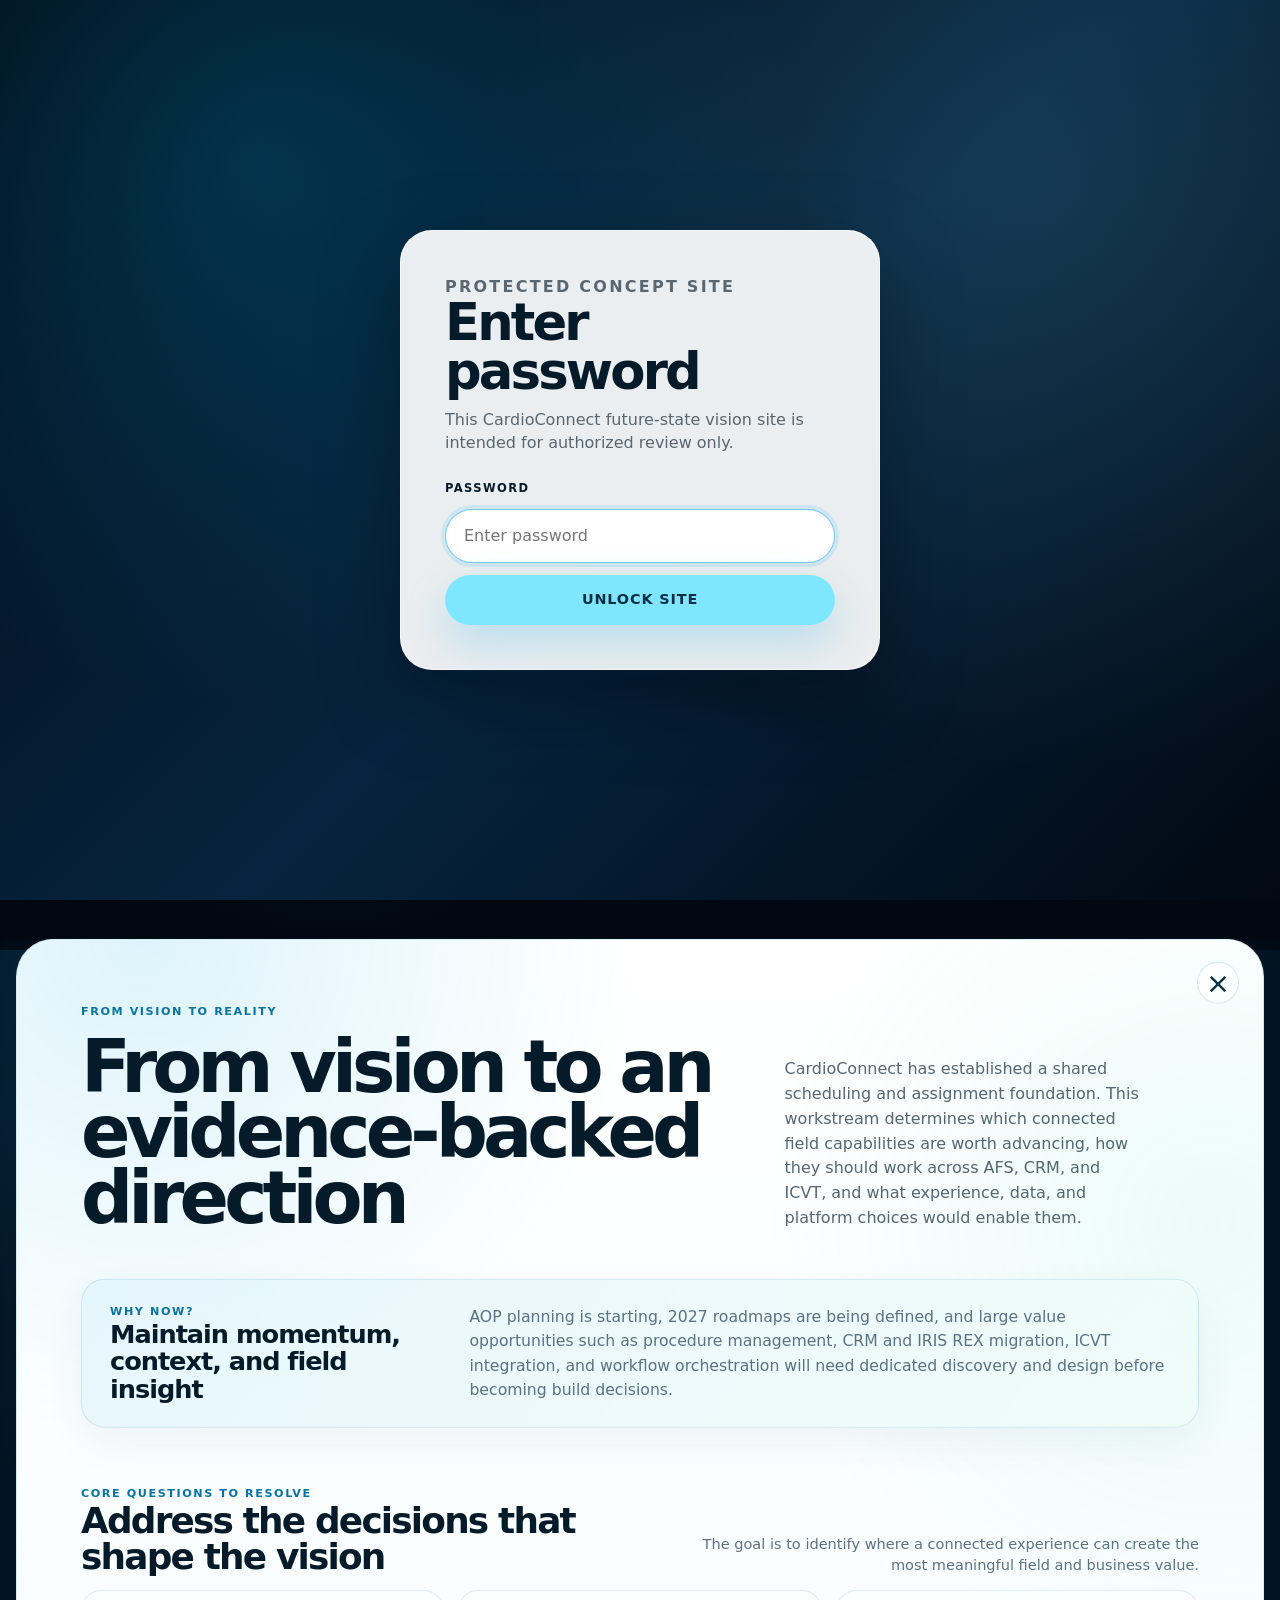
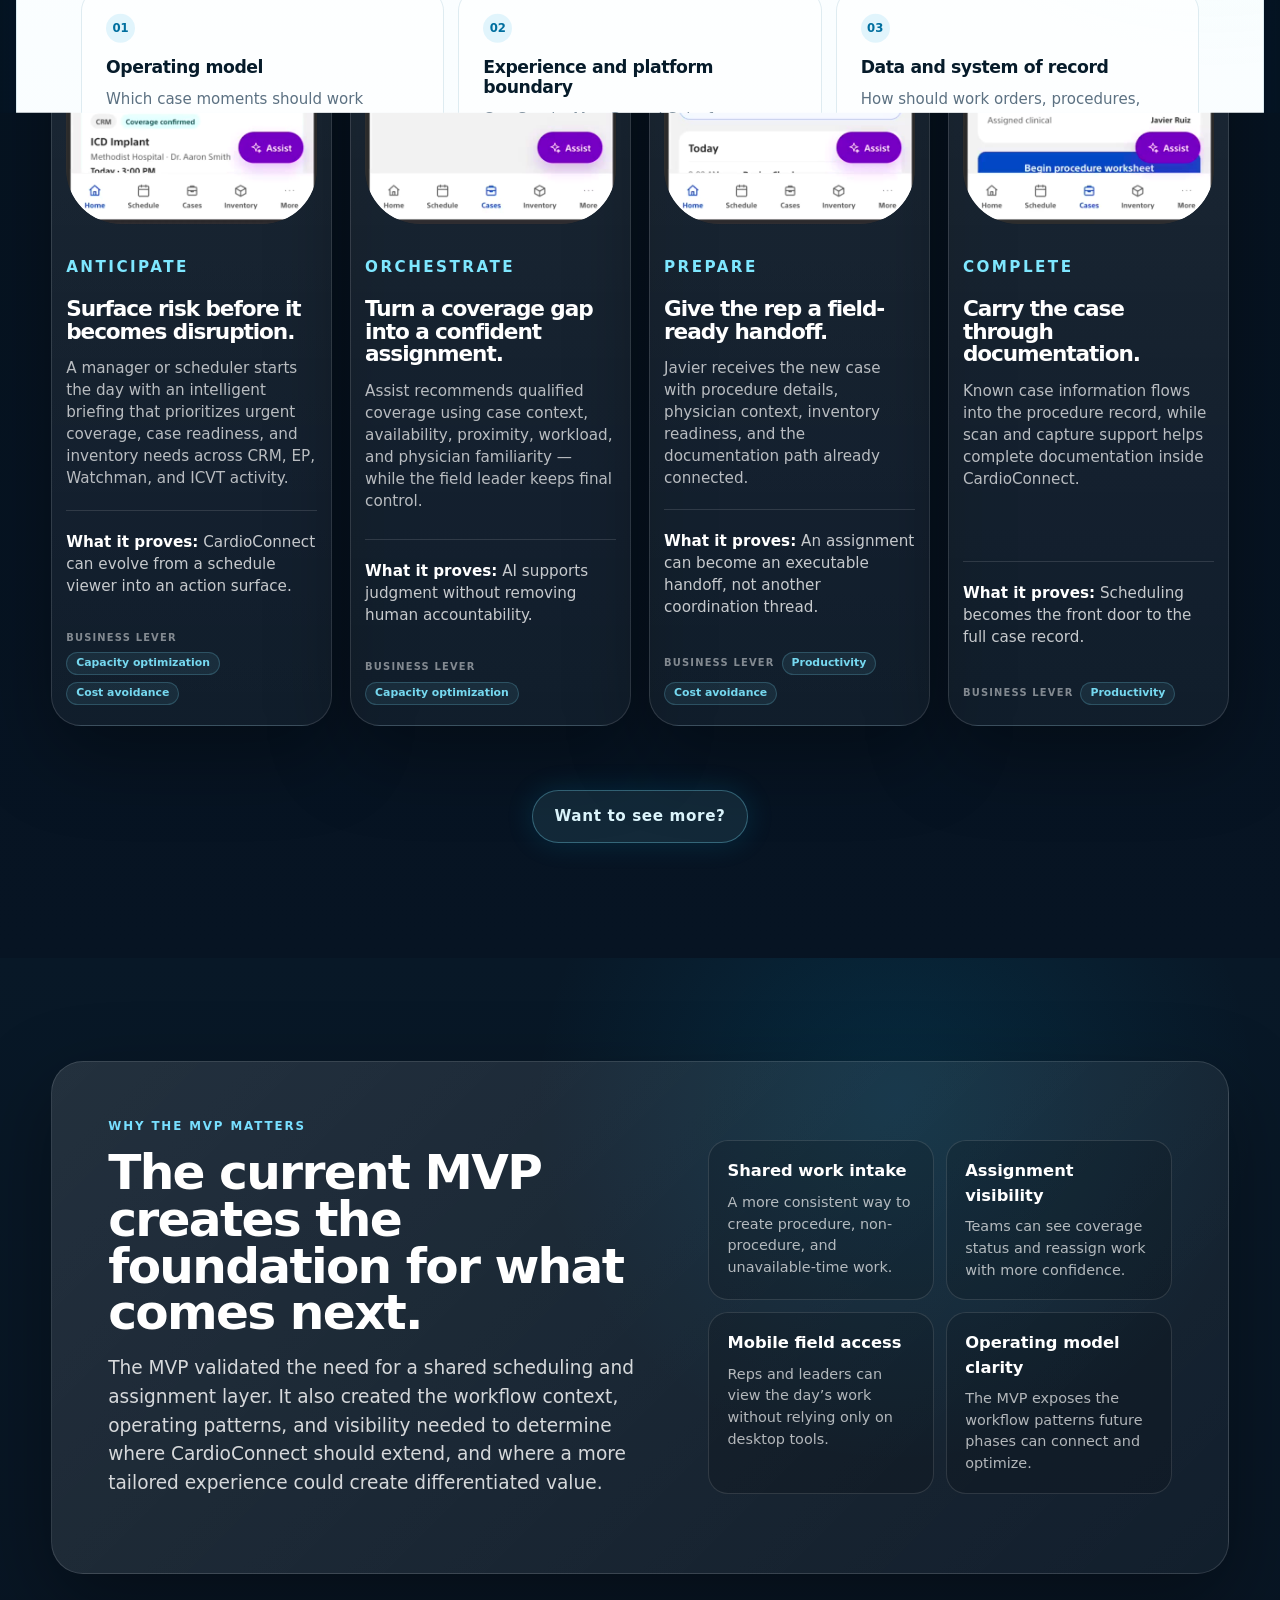
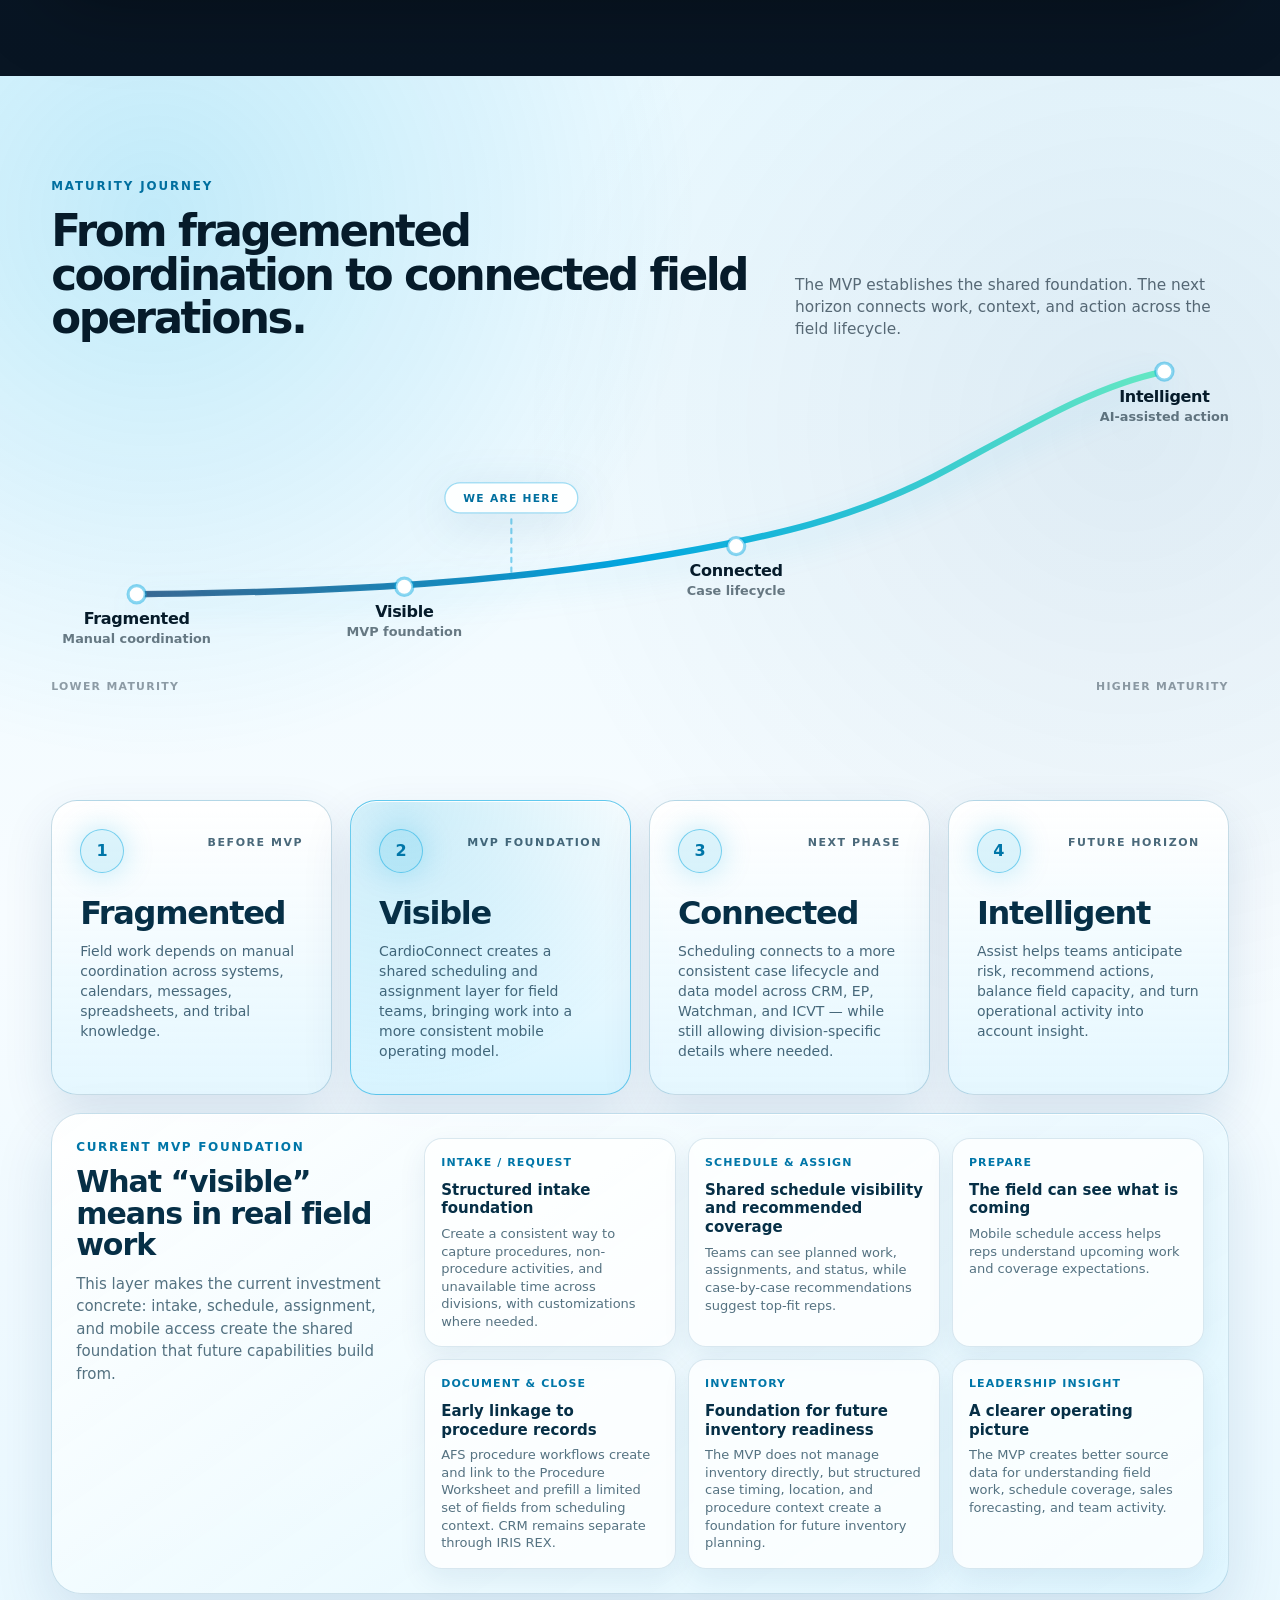
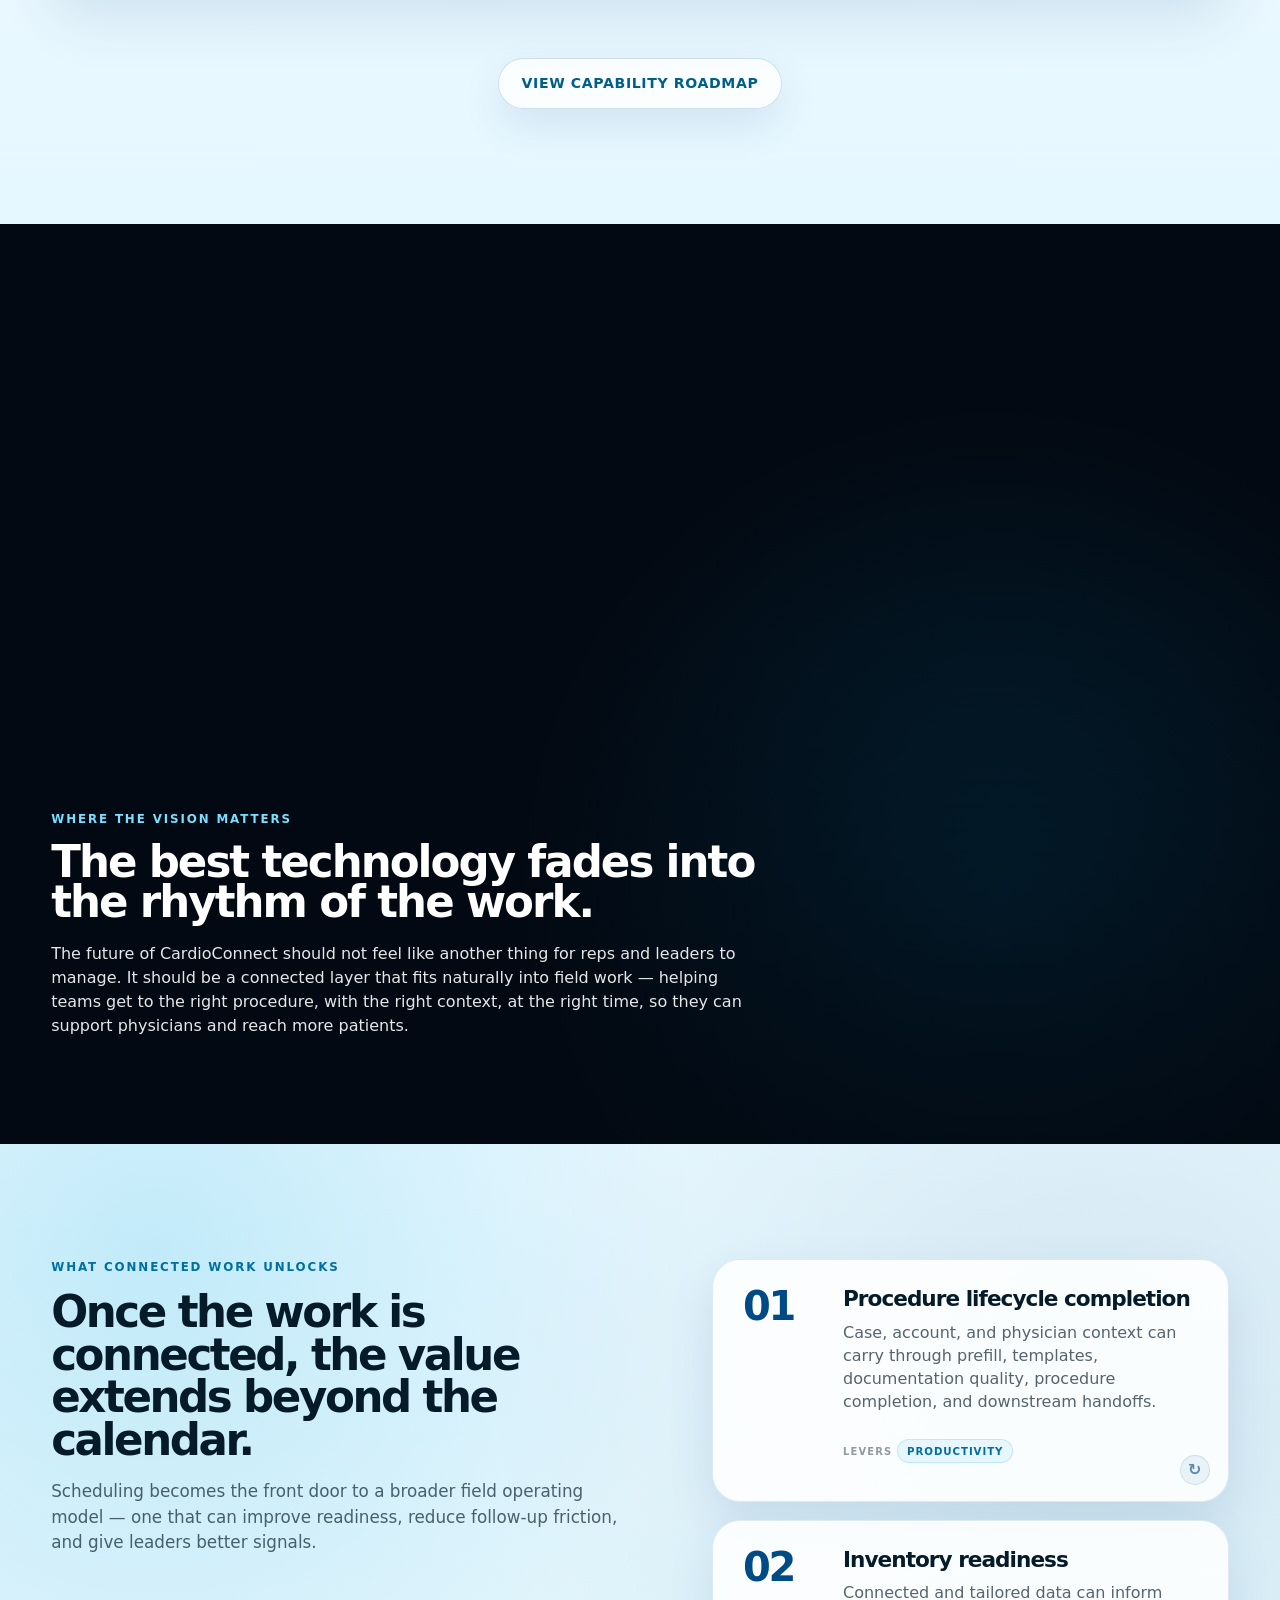
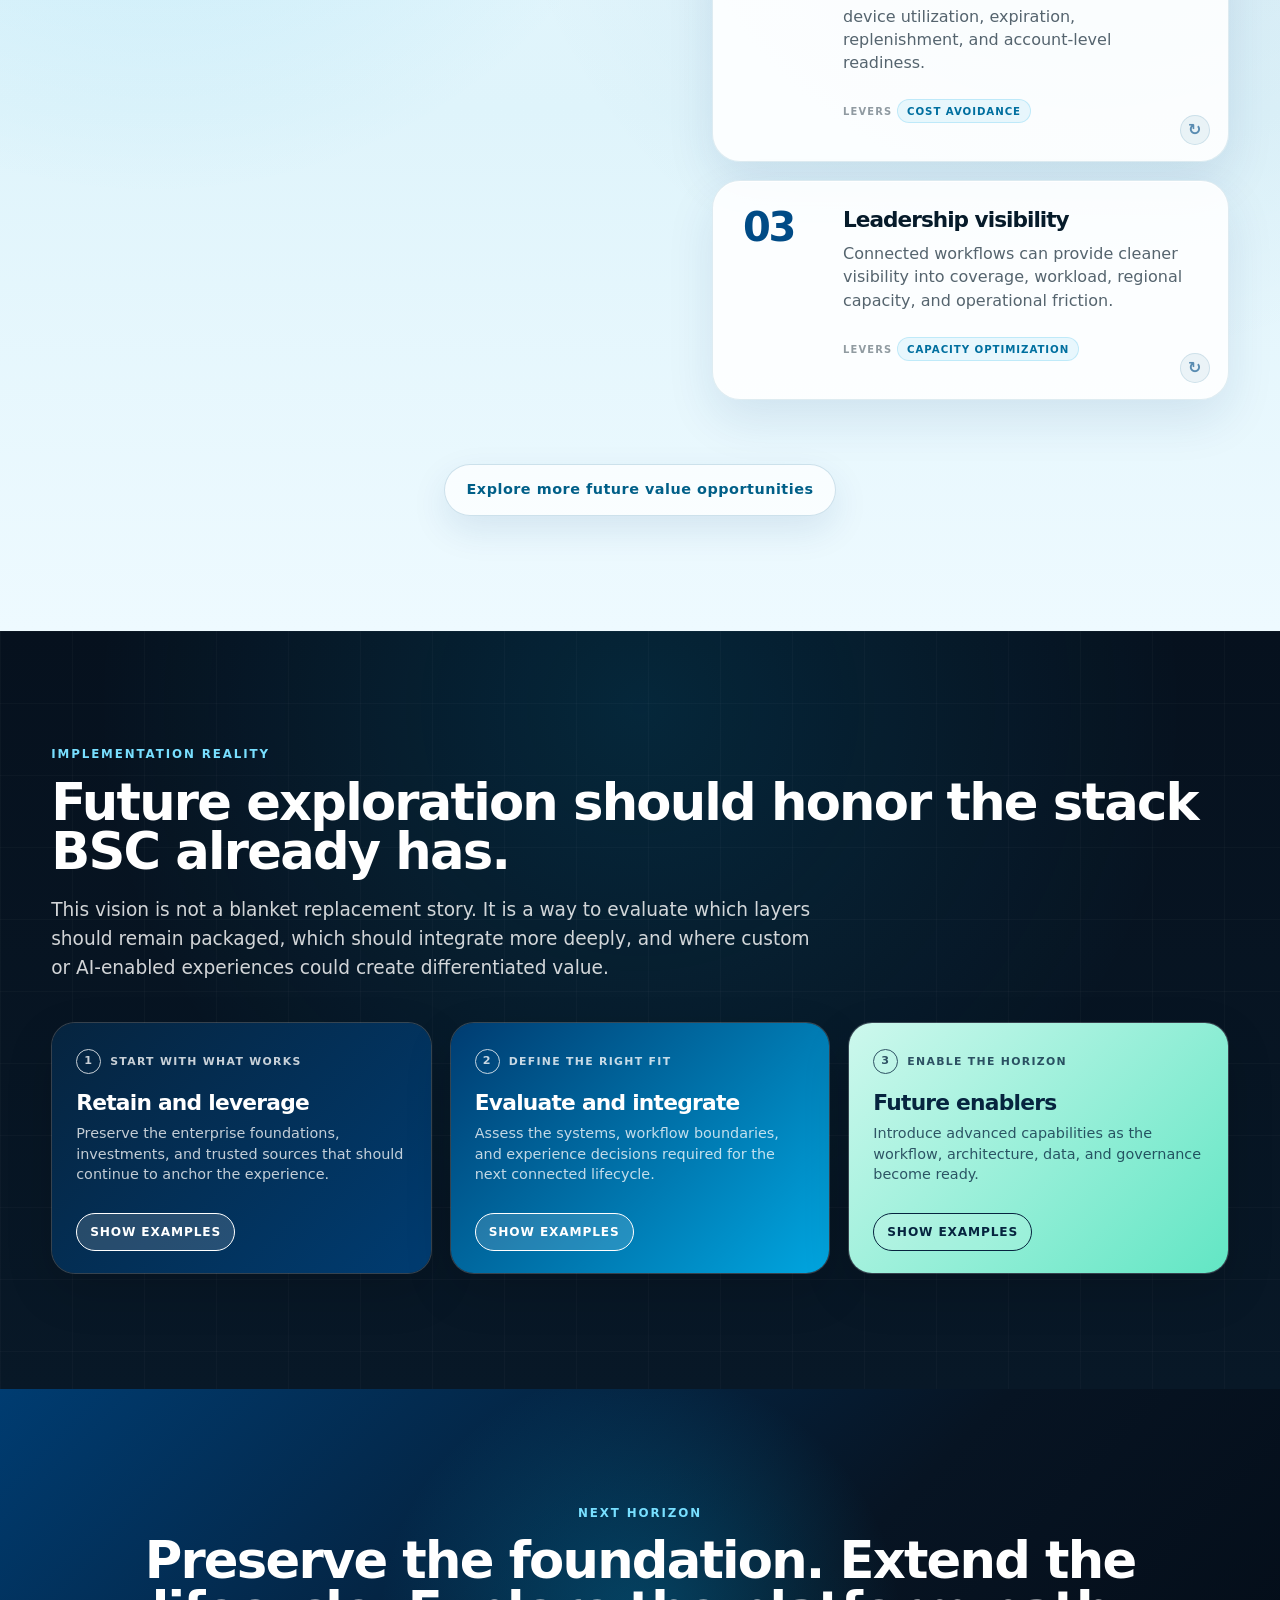
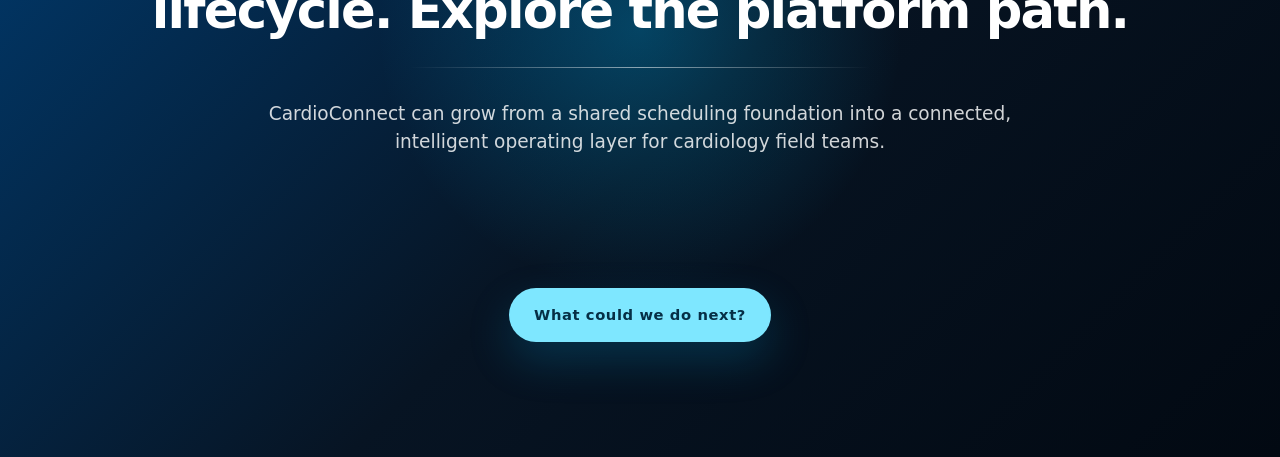
<file: index.html>
<!doctype html>
<html lang="en">
<head>
  <meta charset="utf-8" />
  <meta name="viewport" content="width=device-width, initial-scale=1" />
  <title>CardioConnect | Future State Vision</title>
  <meta name="description" content="A future-state vision for evolving CardioConnect from scheduling visibility to intelligent field operations." />
  <link rel="stylesheet" href="style.css">
</head>
<body>
  <!-- Password gate -->
  <div class="password-gate" id="passwordGate" hidden>
  <div class="password-card">
    <p class="password-kicker">Protected concept site</p>
    <h1>Enter password</h1>
    <p>
      This CardioConnect future-state vision site is intended for authorized review only.
    </p>

    <form class="password-form" id="passwordForm">
      <label for="sitePassword">Password</label>
      <input
        id="sitePassword"
        name="sitePassword"
        type="password"
        autocomplete="current-password"
        placeholder="Enter password"
        required
      />

      <button type="submit">Unlock site</button>

      <p class="password-error" id="passwordError" hidden>
        Incorrect password. Please try again.
      </p>
    </form>
  </div>
</div><!-- End password gate -->

  <div class="site-brand">
  <img src="assets/logo.svg" alt="Slalom" />
</div>
  <main class="site-shell">
    <section class="hero" aria-label="CardioConnect future state hero">
      <video class="hero-video" src="assets/cinematic/city1.mp4" autoplay muted loop playsinline preload="auto"></video>
      <div class="hero-content">
        <div class="hero-title-row">
          <p class="kicker">Boston Scientific · Cardiology field scheduling & operations vision</p>
          <h1>The Future of CardioConnect</h1>
          <p class="lead">This is a point-of-view based on our deep CardioConnect knowledge about what MVP enables, what future capabilities are worth exploring, potential designs of the future experiences, and where to focus next to drive value.</p>
        <div class="hero-levers" aria-label="Business levers">
 <button class="hero-lever" type="button" data-lever="productivity" aria-pressed="false">
    Productivity
  </button>
   <button class="hero-lever" type="button" data-lever="capacity" aria-pressed="false">
    Capacity optimization
  </button>
          <button class="hero-lever" type="button" data-lever="cost" aria-pressed="false">
    Cost avoidance
  </button>
  
  <button class="hero-lever" type="button" data-lever="growth" aria-pressed="false">
    Growth enablement
  </button>
</div>

<div class="hero-lever-detail" aria-live="polite" hidden>
  <div class="hero-lever-detail-kicker">Business lever</div>
  <h3 id="heroLeverTitle"></h3>
  <p id="heroLeverDescription"></p>
</div>


        </div>
      </div>
    </section>

    <section class="section workflow-section" id="future-state">
      <div class="section-inner">
        <div class="section-head">
          <div>
            <p class="kicker">Future state in motion</p>
            <h2>What the next horizon could feel like in the field.</h2>
          </div>
          <p class="lead">Four connected workflow moments show how scheduling can become the front door to readiness, documentation, and smarter field action.</p>
        </div>

        <div class="workflow-grid" aria-label="Four workflow moments">
          <article class="workflow-card">
            <div class="workflow-topbar">
              <span class="card-number">01</span>
              <span class="actor-tag">Monica · Manager</span>
            </div>
            <div class="workflow-media">
              <video src="assets/workflow-loops/anticipate.mp4" poster="assets/workflow-loops/anticipate-poster.jpg" muted loop playsinline preload="metadata"></video>
            </div>
            <div class="workflow-copy">
              <p class="workflow-chapter">Anticipate</p>
              <h3>Surface risk before it becomes disruption.</h3>
              <p>A manager or scheduler starts the day with an intelligent briefing that prioritizes urgent coverage, case readiness, and inventory needs across CRM, EP, Watchman, and ICVT activity.</p>
              <p class="workflow-proof"><strong>What it proves:</strong> CardioConnect can evolve from a schedule viewer into an action surface.</p>
              <div class="business-lever-row" aria-label="Business levers">
  <span class="business-lever-label">Business lever</span>
  <span class="business-lever-pill">Capacity optimization</span>   <span class="business-lever-pill">Cost avoidance</span>
</div>
            </div>
          </article>

          <article class="workflow-card">
            <div class="workflow-topbar">
              <span class="card-number">02</span>
              <span class="actor-tag">Monica · Manager</span>
            </div>
            <div class="workflow-media">
              <video src="assets/workflow-loops/orchestrate.mp4" poster="assets/workflow-loops/orchestrate-poster.jpg" muted loop playsinline preload="metadata"></video>
            </div>
            <div class="workflow-copy">
              <p class="workflow-chapter">Orchestrate</p>
              <h3>Turn a coverage gap into a confident assignment.</h3>
              <p>Assist recommends qualified coverage using case context, availability, proximity, workload, and physician familiarity — while the field leader keeps final control.</p>
              <p class="workflow-proof"><strong>What it proves:</strong> AI supports judgment without removing human accountability.</p>
              <div class="business-lever-row" aria-label="Business levers">
  <span class="business-lever-label">Business lever</span>
  <span class="business-lever-pill">Capacity optimization</span>
</div>
            </div>
          </article>

          <article class="workflow-card">
            <div class="workflow-topbar">
              <span class="card-number">03</span>
              <span class="actor-tag">Javier · Clinical Rep</span>
            </div>
            <div class="workflow-media">
              <video src="assets/workflow-loops/prepare.mp4" poster="assets/workflow-loops/prepare-poster.jpg" muted loop playsinline preload="metadata"></video>
            </div>
            <div class="workflow-copy">
              <p class="workflow-chapter">Prepare</p>
              <h3>Give the rep a field-ready handoff.</h3>
              <p>Javier receives the new case with procedure details, physician context, inventory readiness, and the documentation path already connected.</p>
              <p class="workflow-proof"><strong>What it proves:</strong> An assignment can become an executable handoff, not another coordination thread.</p>
              <div class="business-lever-row" aria-label="Business levers">
  <span class="business-lever-label">Business lever</span>
  <span class="business-lever-pill">Productivity</span>   <span class="business-lever-pill">Cost avoidance</span>
</div>
            </div>
          </article>

          <article class="workflow-card">
            <div class="workflow-topbar">
              <span class="card-number">04</span>
              <span class="actor-tag">Javier · Clinical Rep</span>
            </div>
            <div class="workflow-media">
              <video src="assets/workflow-loops/complete.mp4" poster="assets/workflow-loops/complete-poster.jpg" muted loop playsinline preload="metadata"></video>
            </div>
            <div class="workflow-copy">
              <p class="workflow-chapter">Complete</p>
              <h3>Carry the case through documentation.</h3>
              <p>Known case information flows into the procedure record, while scan and capture support helps complete documentation inside CardioConnect.</p>
              <p class="workflow-proof"><strong>What it proves:</strong> Scheduling becomes the front door to the full case record.</p>
              <div class="business-lever-row" aria-label="Business levers">
  <span class="business-lever-label">Business lever</span>
  <span class="business-lever-pill">Productivity</span>

</div>
            </div>
          </article>
        </div>
        <!-- Bonus workflows -->
        <div class="more-workflows">
          <button class="more-workflows-toggle" type="button" aria-expanded="false" aria-controls="moreWorkflowPanel">
            Want to see more?
          </button>

          <div class="more-workflow-panel" id="moreWorkflowPanel" hidden>
            <div class="more-workflow-grid" aria-label="Additional workflow moments">
              <article class="workflow-card">
                <div class="workflow-topbar">
                  <span class="card-number">05</span>
                  <span class="actor-tag">Monica · Manager</span>
                </div>
                <div class="workflow-media">
                  <video src="assets/workflow-loops/balance-coverage.mp4" poster="assets/workflow-loops/balance-coverage-poster.jpg" muted loop playsinline preload="metadata"></video>
                </div>
                <div class="workflow-copy">
                  <p class="workflow-chapter">Balance Coverage</p>
                  <h3>Evolve the calendar into an operations surface.</h3>
                  <p>Today’s MVP gives teams a familiar calendar view. The future can evolve into a live operations surface — showing coverage risk, capacity pressure, and recommended changes in the flow of the day.</p>
                  <p class="workflow-proof"><strong>What it proves:</strong> The field calendar can become a place to understand, decide, and act.</p>
                  <div class="business-lever-row" aria-label="Business levers">
  <span class="business-lever-label">Business lever</span>
  <span class="business-lever-pill">Capacity optimization</span>
</div>
                </div>
              </article>

              <article class="workflow-card">
                <div class="workflow-topbar">
                  <span class="card-number">06</span>
                  <span class="actor-tag">Jordan · Territory Manager</span>
                </div>
                <div class="workflow-media">
                  <video src="assets/workflow-loops/tm-insights.mp4" poster="assets/workflow-loops/tm-insights-poster.jpg" muted loop playsinline preload="metadata"></video>
                </div>
                <div class="workflow-copy">
                  <p class="workflow-chapter">Act on Insight</p>
                  <h3>Turn connected activity into proactive engagement.</h3>
                  <p>Territory activity, coverage response, and account signals become context Jordan can use to prioritize physician outreach.</p>
                  <p class="workflow-proof"><strong>What it proves:</strong> The case lifecycle ends with informed customer action, not another report to interpret.</p>
                  <div class="business-lever-row" aria-label="Business levers">
  <span class="business-lever-label">Business lever</span>
  <span class="business-lever-pill">Growth enablement</span>
</div>
                </div>
              </article>
            </div>
          </div>
        </div>
        <!-- End bonus workflows -->
      </div>
    </section>


    <section class="section foundation" id="foundation">
      <div class="section-inner foundation-panel">
        <div>
          <p class="kicker">Why the MVP matters</p>
          <h2>The current MVP creates the foundation for what comes next.</h2>
          <p class="lead">The MVP validated the need for a shared scheduling and assignment layer. It also created the workflow context, operating patterns, and visibility needed to determine where CardioConnect should extend, and where a more tailored experience could create differentiated value.</p>
        </div>
        <div class="foundation-proof" aria-label="MVP foundation proof points">
          <div class="proof-card"><strong>Shared work intake</strong><span>A more consistent way to create procedure, non-procedure, and unavailable-time work.</span></div>
          <div class="proof-card"><strong>Assignment visibility</strong><span>Teams can see coverage status and reassign work with more confidence.</span></div>
          <div class="proof-card"><strong>Mobile field access</strong><span>Reps and leaders can view the day’s work without relying only on desktop tools.</span></div>
          <div class="proof-card"><strong>Operating model clarity</strong><span>The MVP exposes the workflow patterns future phases can connect and optimize.</span></div>
        </div>
      </div>
    </section>




    <section class="section maturity" id="maturity">
      <div class="section-inner">
        <div class="maturity-shell">
              <div class="curve-shell">
      <div class="curve-head">
        <div>
          <p class="kicker">Maturity journey</p>
          <h2>From fragemented coordination to connected field operations.</h2>
        </div>
        <p class="lead">The MVP establishes the shared foundation. The next horizon connects work, context, and action across the field lifecycle.</p>
      </div>

      <div class="curve-wrap" aria-label="CardioConnect maturity curve from current state to business transformation">
        <svg class="curve-svg" viewBox="0 0 1100 300" role="img" aria-label="A maturity curve that starts flat and rises sharply toward business transformation. The current position is between MVP foundation and connected lifecycle.">
          <defs>
            <linearGradient id="curveGradient" x1="80" y1="196" x2="1020" y2="26" gradientUnits="userSpaceOnUse">
              <stop offset="0%" stop-color="#003c71" stop-opacity=".72" />
              <stop offset="48%" stop-color="#00a6e0" />
              <stop offset="100%" stop-color="#62e6c4" />
            </linearGradient>
          </defs>

         <path class="curve-base-line" d="M80 216 C 250 214, 380 208, 520 188 C 680 164, 760 142, 840 98 C 925 52, 980 20, 1040 8" />
        <path class="curve-maturity-line" d="M80 216 C 250 214, 380 208, 520 188 C 680 164, 760 142, 840 98 C 925 52, 980 20, 1040 8" />  
         

        <!-- 4 maturity milestones -->
<circle class="curve-stage-dot" cx="80" cy="216" r="8" />
<circle class="curve-stage-dot" cx="330" cy="209" r="8" />
<circle class="curve-stage-dot" cx="640" cy="171" r="8" />
<circle class="curve-stage-dot" cx="1040" cy="8" r="8" />

<!-- We are here marker: under the curve, not an extra stage dot -->
<line class="you-are-here-line" x1="430" y1="146" x2="430" y2="198" />

<g class="you-are-here-marker" transform="translate(430 112)">
  <rect class="you-are-here-pill" x="-62" y="0" width="124" height="28" rx="14" />
  <text class="you-are-here-pill-text" x="0" y="18" text-anchor="middle">We are here</text>
</g>

<!-- Milestone labels -->
<g class="curve-label" transform="translate(80 244)">
  <text class="curve-stage-title" text-anchor="middle">Fragmented</text>
  <text class="curve-stage-subtitle" y="18" text-anchor="middle">Manual coordination</text>
</g>

<g class="curve-label" transform="translate(330 237)">
  <text class="curve-stage-title" text-anchor="middle">Visible</text>
  <text class="curve-stage-subtitle" y="18" text-anchor="middle">MVP foundation</text>
</g>

<g class="curve-label" transform="translate(640 199)">
  <text class="curve-stage-title" text-anchor="middle">Connected</text>
  <text class="curve-stage-subtitle" y="18" text-anchor="middle">Case lifecycle</text>
</g>

<g class="curve-label" transform="translate(1040 36)">
  <text class="curve-stage-title" text-anchor="middle">Intelligent</text>
  <text class="curve-stage-subtitle" y="18" text-anchor="middle">AI-assisted action</text>
</g>
<!--end labels-->
</svg>

        <div class="curve-axis-labels" aria-hidden="true">
          <span>Lower maturity</span>
          <span>Higher maturity</span>
        </div>
      </div>


          
          <div class="mm-timeline-wrap">
            <div class="mm-timeline-line" aria-hidden="true"></div>
            <div class="mm-stages" role="tablist" aria-label="Maturity stages">
              <button class="mm-stage-card" data-stage="fragmented" type="button" role="tab" aria-selected="false">
                <div class="mm-stage-node">1</div>
                <p class="mm-stage-meta">Before MVP</p>
                <h3>Fragmented</h3>
                <p>Field work depends on manual coordination across systems, calendars, messages, spreadsheets, and tribal knowledge.</p>
                
               <!-- <div class="mm-chips">
                  <span class="mm-chip">Calls + texts</span><span class="mm-chip">Local spreadsheets</span><span class="mm-chip">Separate documentation</span><span class="mm-chip">Manual inventory follow-up</span>
                </div>-->
              </button>

              <button class="mm-stage-card mvp active" data-stage="visible" type="button" role="tab" aria-selected="true">
                <div class="mm-stage-node">2</div>
                <p class="mm-stage-meta">MVP foundation</p>
                <h3>Visible</h3>
                <p>CardioConnect creates a shared scheduling and assignment layer for field teams, bringing work into a more consistent mobile operating model.</p>
               
                <!--<div class="mm-chips">
                  <span class="mm-chip mvp-chip">Common intake</span><span class="mm-chip mvp-chip">Assignment visibility</span><span class="mm-chip mvp-chip">Mobile schedule</span><span class="mm-chip mvp-chip">Team calendar</span>
                </div>-->
              </button>
              <button class="mm-stage-card future" data-stage="connected" type="button" role="tab" aria-selected="false">
                <div class="mm-stage-node">3</div>
                <p class="mm-stage-meta">Next Phase</p>
                <h3>Connected</h3>
                <p>Scheduling connects to a more consistent case lifecycle and data model across CRM, EP, Watchman, and ICVT — while still allowing division-specific details where needed.</p>
              
                <!--<div class="mm-chips">
                  <span class="mm-chip future-chip">Case readiness</span><span class="mm-chip future-chip">In-app documentation</span><span class="mm-chip future-chip">Consistent data model</span><span class="mm-chip future-chip">Replenishment triggers</span>
                </div>-->
              </button>

              <button class="mm-stage-card future" data-stage="intelligent" type="button" role="tab" aria-selected="false">
                <div class="mm-stage-node">4</div>
                <p class="mm-stage-meta">Future horizon</p>
                <h3>Intelligent</h3>
                <p>Assist helps teams anticipate risk, recommend actions, balance field capacity, and turn operational activity into account insight.</p>
                
<!--<div class="mm-chips">
                  <span class="mm-chip future-chip">Coverage recommendations</span><span class="mm-chip future-chip">Readiness risk</span><span class="mm-chip future-chip">Workload balancing</span><span class="mm-chip future-chip">Account signals</span>
                </div>-->
              </button>
            </div>
          </div>

        <section class="mm-proof-panel" aria-live="polite">
            <div>
              <p class="mm-proof-label" id="mmProofLabel">Current MVP foundation</p>
              <h3 class="mm-proof-title" id="mmProofTitle">What “visible” means in real field work</h3>
              <p class="mm-proof-copy" id="mmProofCopy">This layer makes the current investment concrete: intake, schedule, assignment, and mobile access create the shared foundation that future capabilities build from.</p>
            </div>
            <div class="mm-proof-grid" id="mmProofGrid"></div>
          </section>

<!--capability roadmap exapnd-->
          <div class="maturity-roadmap-wrap">
  <button class="maturity-roadmap-toggle" type="button" aria-expanded="false" aria-controls="maturityRoadmapPanel">
    View Capability Roadmap
  </button>

  <div class="maturity-roadmap-panel" id="maturityRoadmapPanel" hidden>
    <div class="maturity-roadmap-head">
      <p class="kicker">Capability roadmap</p>
      <h3>A now-next-future view of the capabilities that could shape CardioConnect’s next phase.</h3>
    </div>

    <div class="maturity-roadmap-grid">
      <article class="maturity-roadmap-card">
        <div class="maturity-roadmap-card-top">
          <span class="roadmap-phase">MVP Foundation</span>
          <h4>Shared scheduling visibility</h4>
          <p>Common scheduling workflows and operating layer established in the MVP.</p>
          <div class="business-lever-row" aria-label="Business levers">
  <span class="business-lever-label">Levers</span>
  <span class="business-lever-pill">Productivity</span>
  <span class="business-lever-pill">Capacity optimization</span>
</div>
        </div>

        <ul class="maturity-roadmap-list">
          <li>Common work intake</li>
          <li>Team schedule visibility</li>
          <li>Assignment and coverage status</li>
          <li>Resource recommendations</li>
          <li>Absence and availability management</li>
          <li>Mobile schedule and team calendar</li>
          <li>Custom Assignment Console</li>
        </ul>
      </article>

      <article class="maturity-roadmap-card">
        <div class="maturity-roadmap-card-top">
          <span class="roadmap-phase">Next Phase</span>
          <h4>Connected, tailored case lifecycle</h4>
          <p>Prioritize the workflow moments where a tailored clinical experience can reduce friction.</p>
           <div class="business-lever-row" aria-label="Business levers">
  <span class="business-lever-label">Levers</span>
  <span class="business-lever-pill">Productivity</span>
  <span class="business-lever-pill">Cost avoidance</span>
  <span class="business-lever-pill">Growth enablement</span>
</div>
        </div>

        <ul class="maturity-roadmap-list">
          <li>Faster intake, defaults, and templates</li>
          <li>Case readiness and exception checks</li>
          <li>Smarter coverage planning</li>
          <li>Procedure record connection and prefill</li>
          <li>Guided offline documentation</li>
          <li>Barcode and document capture</li>
          <li>Inventory use and replenishment triggers</li>
          <li>Completion and downstream handoffs</li>
        </ul>
      </article>

      <article class="maturity-roadmap-card">
        <div class="maturity-roadmap-card-top">
          <span class="roadmap-phase">Future Horizon</span>
          <h4>Proactive field operations</h4>
          <p>Preserve architectural options for capabilities that depend on trusted data and adoption.</p>
         <div class="business-lever-row" aria-label="Business levers">
  <span class="business-lever-label">Levers</span>
  <span class="business-lever-pill">Capacity optimization</span>
  <span class="business-lever-pill">Growth enablement</span>
</div>
        </div>

        <ul class="maturity-roadmap-list">
          <li>Customer-facing structured intake</li>
          <li>Automated scheduling and trip planning</li>
          <li>Predictive capacity and demand signals</li>
          <li>Expiration-aware inventory optimization</li>
          <li>Enterprise operational analytics</li>
          <li>Conversational workflow assistance</li>
          <li>Proactive recommendations and agents</li>
        </ul>
      </article>
    </div>

    <p class="maturity-roadmap-note">
      These horizons are not approved release phases or committed scope. They are a way to discuss sequencing, dependency, and readiness.
    </p>
  </div>
</div><!--capability roadmap expand end-->

        </div>
      </div>
    </section>

    

        <!--Hman moment video section-->
    <section class="section human-moment" id="field-moment">
      <video src="assets/cinematic/walk-cathlab-handshake.mp4" autoplay muted loop playsinline preload="metadata"></video>
      <div class="section-inner">
        <div class="human-card">
          <p class="kicker">Where the vision matters</p>
          <h2>The best technology fades into the rhythm of the work.</h2>
          <p class="lead">The future of CardioConnect should not feel like another thing for reps and leaders to manage. It should be a connected layer that fits naturally into field work — helping teams get to the right procedure, with the right context, at the right time, so they can support physicians and reach more patients.</p>
        </div>
      </div>
    </section>

    <!--Outcomes section-->
    <section class="section outcomes" id="outcomes">
      <div class="section-inner">
       <div class="outcome-intro">
  <p class="kicker">What connected work unlocks</p>
  <h2>Once the work is connected, the value extends beyond the calendar.</h2>
  <p class="lead">Scheduling becomes the front door to a broader field operating model — one that can improve readiness, reduce follow-up friction, and give leaders better signals.</p>
</div>

<div class="outcome-grid">

    <button class="outcome-card flip-card" type="button" aria-pressed="false">
    <span class="flip-card-inner">
      <span class="flip-face flip-front">
        <span class="outcome-number">01</span>
        <span class="outcome-content">
          
          <h3>Procedure lifecycle completion</h3>
          <p>Case, account, and physician context can carry through prefill, templates, documentation quality, procedure completion, and downstream handoffs.</p>
       <br><span class="business-lever-label">Levers </span> <span class="outcome-lever-tag">Productivity</span>
        </span>
        <span class="flip-cue" aria-hidden="true">↻</span>
      </span>

      <span class="flip-face flip-back">
        <span class="flip-label">Field example</span>
        <strong>Case details → informed documentation</strong>
        <p>“The uploaded face sheet, device barcodes, and programmer data have been added to the procedure record. Review the details for accuracy before submitting.”</p>
      </span>
    </span>
  </button>

  <button class="outcome-card flip-card" type="button" aria-pressed="false">
    <span class="flip-card-inner">
      <span class="flip-face flip-front">
        <span class="outcome-number">02</span>
        <span class="outcome-content">
          <h3>Inventory readiness</h3>
          <p>Connected and tailored data can inform device utilization, expiration, replenishment, and account-level readiness.</p>
           <br><span class="business-lever-label">Levers </span> <span class="outcome-lever-tag">Cost avoidance</span>
        </span>
        <span class="flip-cue" aria-hidden="true">↻</span>
      </span>

      <span class="flip-face flip-back">
        <span class="flip-label">Field example</span>
        <strong>Inventory risk → proactive action</strong>
        <p>“An <i>Emblem MRI A219</i> in Sarah's trunk stock expires in 7 days and may be appropriate for today’s S-ICD case. Review before opening new inventory.”</p>
      </span>
    </span>
  </button>



  <button class="outcome-card flip-card" type="button" aria-pressed="false">
    <span class="flip-card-inner">
      <span class="flip-face flip-front">
        <span class="outcome-number">03</span>
        <span class="outcome-content">
          <h3>Leadership visibility</h3>
          <p>Connected workflows can provide cleaner visibility into coverage, workload, regional capacity, and operational friction.</p>
           <br><span class="business-lever-label">Levers </span> <span class="outcome-lever-tag">Capacity optimization</span>
        </span>
        <span class="flip-cue" aria-hidden="true">↻</span>
      </span>

      <span class="flip-face flip-back">
        <span class="flip-label">Field example</span>
        <strong>Field activity → regional signals</strong>
        <p>“North Central is seeing a 22% increase in add-on EP cases, with coverage strain concentrated across three accounts. Review capacity, demand, and support model options.”</p>
      </span>
    </span>
  </button>
</div>
<div class="more-value">
  <button class="more-value-toggle" type="button" aria-expanded="false" aria-controls="moreValuePanel">
    Explore more future value opportunities
  </button>

  <div class="more-value-panel" id="moreValuePanel" hidden>

    <div class="more-value-grid" aria-label="Additional future value opportunities">
      <article class="value-opportunity">
        <span>04</span>
        <h3>Customer-facing structured intake</h3>
        <p>Accounts submit validated requests through an approved channel.</p>
      </article>

      <article class="value-opportunity">
        <span>05</span>
        <h3>Request completeness checks</h3>
        <p>Missing or inconsistent information is flagged before scheduling.</p>
      </article>

      <article class="value-opportunity">
        <span>06</span>
        <h3>Automated case creation</h3>
        <p>Coverage, information, documentation, and inventory concerns surface before arrival.</p>
      </article>

      <article class="value-opportunity">
        <span>07</span>
        <h3>Case readiness checks</h3>
        <p>Coverage, information, documentation, and inventory concerns surface before arrival.</p>
      </article>

      <article class="value-opportunity">
        <span>08</span>
        <h3>Smarter coverage planning</h3>
        <p>Recommendations consider qualifications, availability, proximity, workload, and account context.</p>
      </article>

      <article class="value-opportunity">
        <span>09</span>
        <h3>Procedure documentation quality</h3>
        <p>Prefill, required-field guidance, templates, and completion checks reduce duplicate entry and errors.</p>
      </article>

      <article class="value-opportunity">
        <span>10</span>
        <h3>Completion and downstream handoffs</h3>
        <p>Completed procedure data triggers documents, proof-of-delivery, pricing, billing, or other approved workflows.</p>
      </article>

      <article class="value-opportunity">
        <span>11</span>
        <h3>Cross-division workflow consistency</h3>
        <p>Shared lifecycle patterns reduce application switching while preserving necessary CRM, AFS, and ICVT differences.</p>
      </article>

      <article class="value-opportunity">
        <span>12</span>
        <h3>Account demand signals</h3>
        <p>Leaders receive governed operational signals for planning and appropriate follow-up.</p>
      </article>
    </div>
  </div>
</div>

    </section>

    <section class="section systems" id="systems">
      <div class="section-inner">
        <p class="kicker">Implementation reality</p>
        <h2>Future exploration should honor the stack BSC already has.</h2>
        <p class="lead">This vision is not a blanket replacement story. It is a way to evaluate which layers should remain packaged, which should integrate more deeply, and where custom or AI-enabled experiences could create differentiated value.</p>

        <div class="system-card-row implementation-expand-grid" aria-label="Implementation reality areas">
  <article class="implementation-expand-card retain">
    <header class="implementation-expand-head">
      <div class="implementation-step"><span>1</span> Start with what works</div>
      <h3>Retain and leverage</h3>
      <p>Preserve the enterprise foundations, investments, and trusted sources that should continue to anchor the experience.</p>

      <button class="implementation-expand-toggle" type="button" aria-expanded="false">
        Show examples
      </button>
    </header>

    <ul class="implementation-example-list" hidden>
      <li>Extend the CardioConnect scheduling and assignment <strong>foundation</strong></li>
      <li>Leverage <strong>Salesforce</strong> data, identity, access, and security controls</li>
      <li>Reuse proven procedure and enterprise <strong>data models</strong></li>
      <li>Build on existing ETL, API, and enterprise <strong>integration</strong> capabilities</li>
      <li>Preserve product, physician, facility, and inventory <strong>systems</strong> of record</li>
    </ul>
  </article>

  <article class="implementation-expand-card assess">
    <header class="implementation-expand-head">
      <div class="implementation-step"><span>2</span> Define the right fit</div>
      <h3>Evaluate and integrate</h3>
      <p>Assess the systems, workflow boundaries, and experience decisions required for the next connected lifecycle.</p>

      <button class="implementation-expand-toggle" type="button" aria-expanded="false">
        Show examples
      </button>
    </header>

    <ul class="implementation-example-list" hidden>
      <li>Define <strong>cross-division procedure workflows</strong> and shared requirements in CRM and ICVT</li>
      <li>Integrate <strong>CRM IRIS REX</strong> capabilities with the shared procedure data model</li>
      <li>Review <strong>AFS procedure workflows</strong> and field documentation needs</li>
      <li>Connect <strong>device inventory systems</strong> and product context</li>
      <li>Define <strong>patient-record integration</strong> and offline data boundaries</li>
      <li>Assess the <strong>BSC Digital Health Platform</strong> for tailored application development</li>
    </ul>
  </article>

  <article class="implementation-expand-card enable">
    <header class="implementation-expand-head">
      <div class="implementation-step"><span>3</span> Enable the horizon</div>
      <h3>Future enablers</h3>
      <p>Introduce advanced capabilities as the workflow, architecture, data, and governance become ready.</p>

      <button class="implementation-expand-toggle" type="button" aria-expanded="false">
        Show examples
      </button>
    </header>

    <ul class="implementation-example-list" hidden>
      <li><strong>Offline</strong> synchronization, recovery, and conflict management</li>
      <li>Scheduling <strong>automation</strong> and case-readiness orchestration</li>
      <li>Barcode, image, and document <strong>capture</strong></li>
      <li>Document extraction, generation, and <strong>downstream handoffs</strong></li>
      <li><strong>Inventory</strong> readiness and replenishment signals</li>
      <li>Governed <strong>AI services</strong> with observability, auditability, and human review</li>
    </ul>
  </article>
</div>
      </div>
    </section>


    <section class="section closing" id="closing">
      <div class="section-inner">
        <p class="kicker">Next horizon</p>
        <h2>Preserve the foundation. Extend the lifecycle. Explore the platform path.</h2>
        <div class="closing-line" aria-hidden="true"></div>
        <p class="lead">CardioConnect can grow from a shared scheduling foundation into a connected, intelligent operating layer for cardiology field teams.</p>
      </div>
<br>
      <div class="next-engagement-cta">
  <button class="proposal-drawer-open" type="button">What could we do next?</button>
</div>
    </section>

<!--proposal bottom drawer section-->
  <div class="proposal-backdrop" hidden></div>

<aside
  class="proposal-drawer"
  role="dialog"
  aria-modal="true"
  aria-hidden="true"
  aria-labelledby="proposal-title"
>
  <div class="proposal-drawer-inner">
    <button class="proposal-drawer-close" type="button" aria-label="Close">
      ×
    </button>

    <div class="drawer-head">
      <div>
        <p class="drawer-kicker">From vision to reality</p>
        <h2 class="drawer-title" id="proposal-title">
          From vision to an evidence-backed direction
        </h2>
      </div>

   <div class="drawer-lead-wrap">
  <p class="drawer-lead">
    CardioConnect has established a shared scheduling and assignment foundation. 
    This workstream determines which connected field capabilities
        are worth advancing, how they should work across AFS, CRM, and ICVT, and what
        experience, data, and platform choices would enable them. 
   
  </p>

  <!--<div class="why-now-reveal">
    <button class="why-now-toggle" type="button" aria-expanded="false" aria-controls="whyNowPanel">
      Why now?
    </button>

    <p class="why-now-panel" id="whyNowPanel" hidden>
      AOP planning is starting, 2027 roadmaps are being defined, 
      and large value opportunities such as procedure management, 
      CRM and IRIS REX migration, ICVT integration, and workflow orchestration 
      will need additional discovery and design before becoming build decisions.  
      The CardioConnect team has 18 months of context and field insight and 
      there is an opportunity to maintain resource continuity and momentum on a high performing team.
    </p>
  </div>-->
</div>
    </div>

    <section class="engagement-premise">
      <div>
     <p class="section-label">Why Now?</p>
        <h3>Maintain momentum, context, and field insight</h3>
      </div>

      <p>
      AOP planning is starting, 2027 roadmaps are being defined, 
      and large value opportunities such as procedure management, 
      CRM and IRIS REX migration, ICVT integration, and workflow orchestration 
      will need dedicated discovery and design before becoming build decisions.  
      
      
      </p>
    </section>

    <section class="decision-section">
      <div class="section-head">
        <div>
          <p class="section-label">Core questions to resolve</p>
          <h3>Address the decisions that shape the vision</h3>
        </div>

        <p>
          The goal is to identify where a
          connected experience can create the most meaningful field and
          business value.
        </p>
      </div>

      <div class="decision-grid">
        <article class="decision-card">
          <span>01</span>
          <h4>Operating model</h4>
          <p>
            Which case moments should work consistently across CRM, EP,
            Watchman, and ICVT, and where is specialization essential?
          </p>
        </article>

        <article class="decision-card">
          <span>02</span>
          <h4>Experience and platform boundary</h4>
          <p>
            Can ServiceMax Go and Salesforce support the desired experience,
            or does differentiated field work justify a custom mobile layer?
          </p>
        </article>

        <article class="decision-card">
          <span>03</span>
          <h4>Data and system of record</h4>
          <p>
            How should work orders, procedures, therapies, devices, teams,
            and downstream records connect without duplicating truth?
          </p>
        </article>

        <article class="decision-card">
          <span>04</span>
          <h4>Security & offline boundaries</h4>
          <p>
            What patient or hospital information is truly required at each
            moment, and what must never persist offline?
          </p>
        </article>

        <article class="decision-card">
          <span>05</span>
          <h4>Business value case</h4>
          <p>
            Which outcomes—coverage, documentation quality, inventory waste,
            rep capacity, or account action—justify investment?
          </p>
        </article>

        <article class="decision-card">
          <span>06</span>
          <h4>AI permission model</h4>
          <p>
            Where can AI safely recommend, summarize, or prefill—and where
            must regulated or clinical judgment remain explicitly human?
          </p>
        </article>
      </div>
    </section>

    <section class="work-section">
      <div class="section-head">
        <div>
          <p class="section-label">The Approach</p>
          <h3>Conduct the discovery and design work needed to make the vision actionable</h3>
        </div>

       <p>
          Each phase builds evidence for the next, bringing field experience
          and technical feasibility together as the direction takes shape.
        </p>
      </div>
<div class="workstream-accordion" aria-label="Five phase workstream">
  <article class="workstream-stage is-active">
    <button class="workstream-stage-toggle" type="button" aria-expanded="true">
      <span class="workstream-stage-number">01</span>
      <span class="workstream-stage-label">Focus</span>
      <span class="workstream-stage-title">Align on the vision</span>
    </button>

    <div class="workstream-stage-content">
      <p>
        Identify which parts of the future vision matter most across AFS, CRM, and ICVT and where the MVP creates momentum, and where BSC needs more evidence before moving forward.
      </p>

      <div class="activity">
        <span class="activity-label">In practice</span>
        <p>
          MVP evidence review, stakeholder workshops, opportunity framing, and capability prioritization.
        </p>
      </div>
    </div>
  </article>

  <article class="workstream-stage">
    <button class="workstream-stage-toggle" type="button" aria-expanded="false">
      <span class="workstream-stage-number">02</span>
      <span class="workstream-stage-label">Validate</span>
      <span class="workstream-stage-title">Pressure-test the field workflow</span>
    </button>

    <div class="workstream-stage-content">
      <p>
        Work with field leaders, clinical reps, schedulers, product, IT, and architecture teams to test how intake, scheduling, readiness, documentation, inventory, and insight should connect.
      </p>

      <div class="activity">
        <span class="activity-label">In practice</span>
        <p>
          Field working sessions, scenario walkthroughs, workflow mapping, and cross-division pattern identification.
        </p>
      </div>
    </div>
  </article>

  <article class="workstream-stage">
    <button class="workstream-stage-toggle" type="button" aria-expanded="false">
      <span class="workstream-stage-number">03</span>
      <span class="workstream-stage-label">Make tangible</span>
      <span class="workstream-stage-title">Prototype the critical moments</span>
    </button>

    <div class="workstream-stage-content">
      <p>
        Create targeted concepts for the highest-value workflows, including role-specific experiences, assistive interactions, and division-specific variations where they matter.
      </p>

      <div class="activity">
        <span class="activity-label">In practice</span>
        <p>
          Rapid prototyping, role-based flows, AI-assisted interactions, and iterative testing with field users.
        </p>
      </div>
    </div>
  </article>

  <article class="workstream-stage">
    <button class="workstream-stage-toggle" type="button" aria-expanded="false">
      <span class="workstream-stage-number">04</span>
      <span class="workstream-stage-label">Evaluate</span>
      <span class="workstream-stage-title">Assess platform and data fit</span>
    
    </button>

    <div class="workstream-stage-content">
      <p>
        Explore what existing platforms can support, what may require deeper integration, and where a custom or hybrid experience could create differentiated value—without assuming a platform decision.
      </p>

      <div class="activity">
        <span class="activity-label">In practice</span>
        <p>
          Platform capability mapping, data and integration assessment, architecture options, and feasibility tradeoffs.
        </p>
      </div>
    </div>
  </article>

  <article class="workstream-stage">
    <button class="workstream-stage-toggle" type="button" aria-expanded="false">
      <span class="workstream-stage-number">05</span>
      <span class="workstream-stage-label">Move forward</span>
      <span class="workstream-stage-title">Define the next move</span>
    </button>

    <div class="workstream-stage-content">
      <p>
        Clarify which opportunities are ready to pursue, which need more validation, what should be piloted first, and what decisions BSC needs to make before building.
      </p>

      <div class="activity">
        <span class="activity-label">In practice</span>
        <p>
          Capability sequencing, pilot candidates, dependencies, open decisions, and immediate next actions.
        </p>
      </div>
    </div>
  </article>
</div>
    </section>

    <section class="outcomes-section">
      <div class="section-head">
        <div>
          <p class="section-label">BSC Outcomes</p>
          <h3>End with an actionable direction, <br>not just a future-state concept</h3>
        </div>

       <!--<p>
          A shared body of evidence that connects the desired field experience
          to the choices required to move it forward.
        </p>--> 
      </div>

      <div class="outcome-grid">
        <article class="outcome-card">
          <span class="outcome-check">✓</span>
          <p>Prioritized opportunities and use cases</p>
        </article>

        <article class="outcome-card">
          <span class="outcome-check">✓</span>
          <p>Validated end-to-end field workflows</p>
        </article>

        <article class="outcome-card">
          <span class="outcome-check">✓</span>
          <p>Tangible, tested high-res interactive prototypes</p>
        </article>

        <article class="outcome-card">
          <span class="outcome-check">✓</span>
          <p>Platform, data, and integration implications</p>
        </article>

        <article class="outcome-card">
          <span class="outcome-check">✓</span>
          <p>A concrete path forward with epics, features, and requirements</p>
        </article>
      </div>
    </section>

    <div class="drawer-bottom">
      <div class="ai-note">
        <span class="ai-icon" aria-hidden="true">✦</span>
        <p>
          <strong>
            AI can accelerate the work without becoming the point of the work.
          </strong>
          Faster synthesis, scenario generation, prototyping, and artifact
          creation can help the team explore more ground while staying
          centered on field value, usability, and accountable decision-making.
        </p>
      </div>

      <div class="takeaway">
        <p class="takeaway-label">The result</p>
        <p>
          <strong>
            Enough clarity to choose what to advance, what to learn next, and
            where to begin—before committing to a build path.
          </strong>
        </p>
      </div>
    </div>
  </div>
</aside>
  </main>


  <script src="script.js"></script>
 
</body>
</html>
</file>
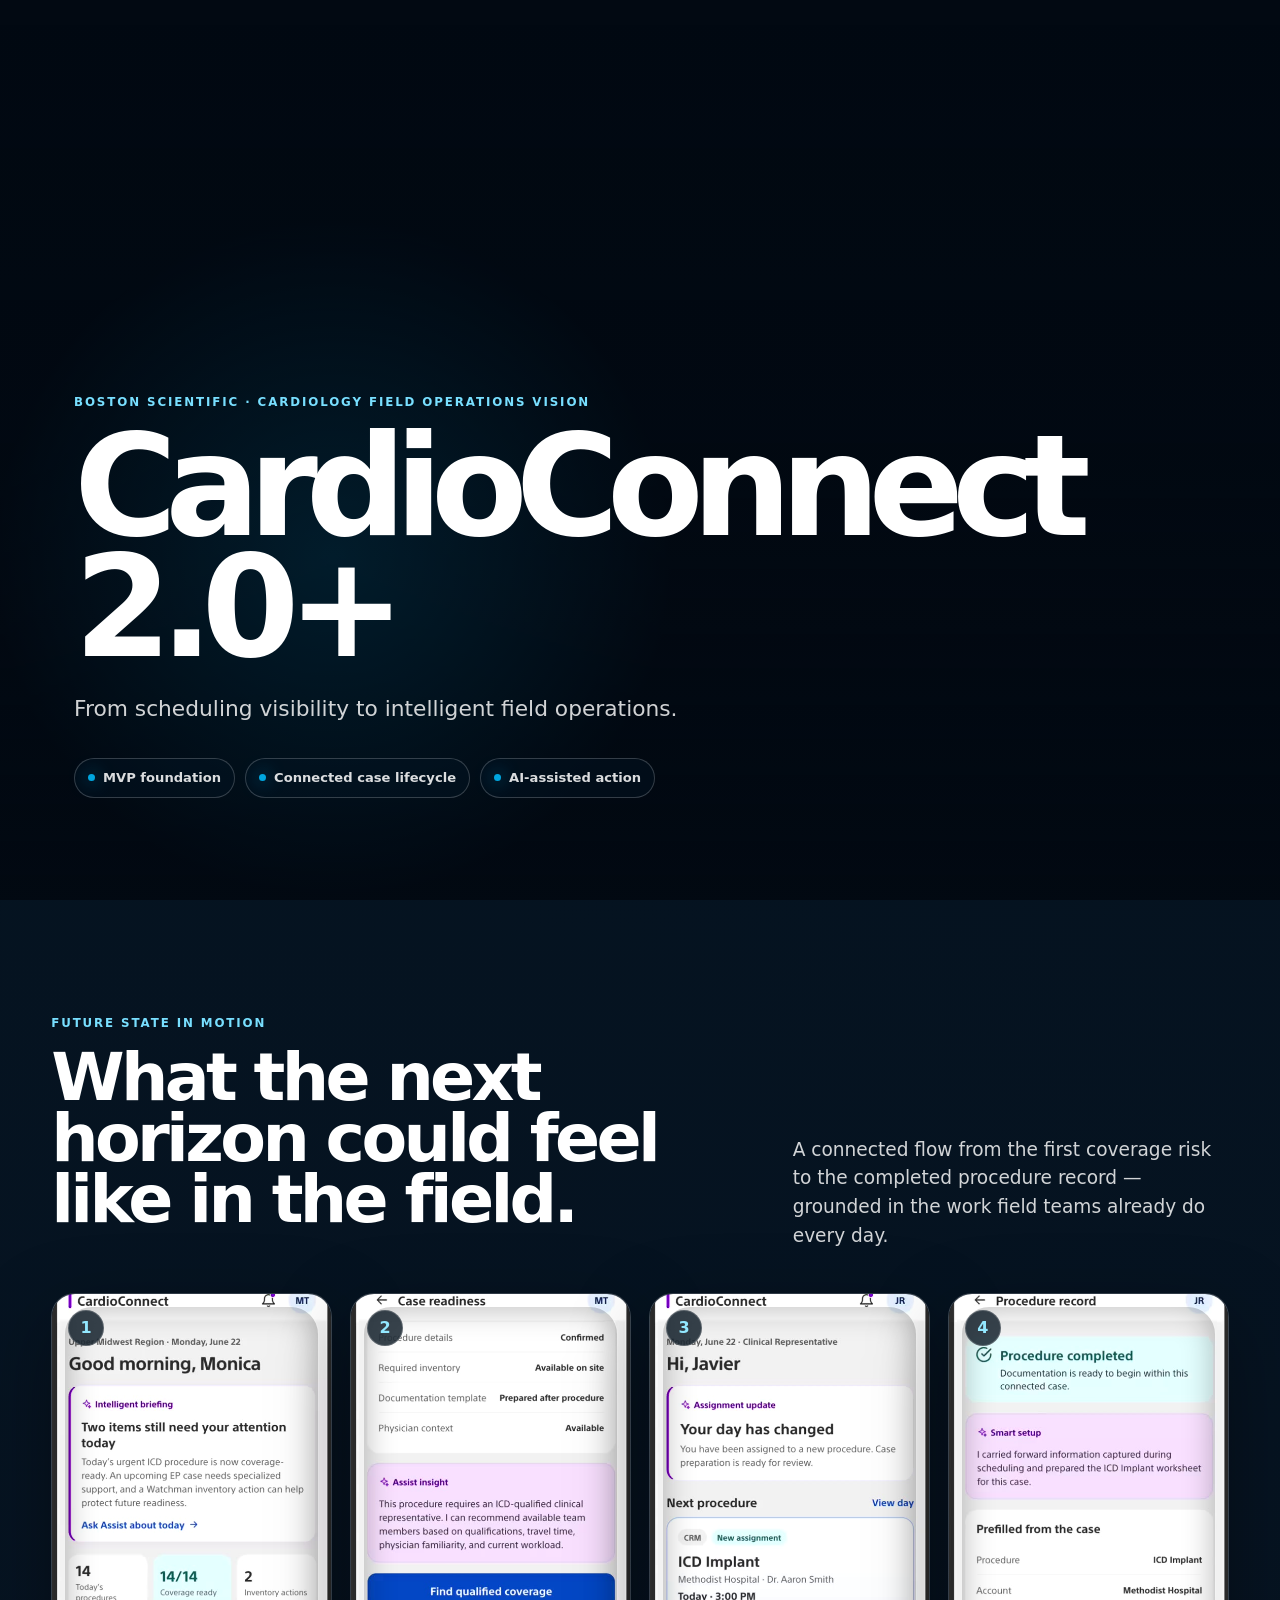
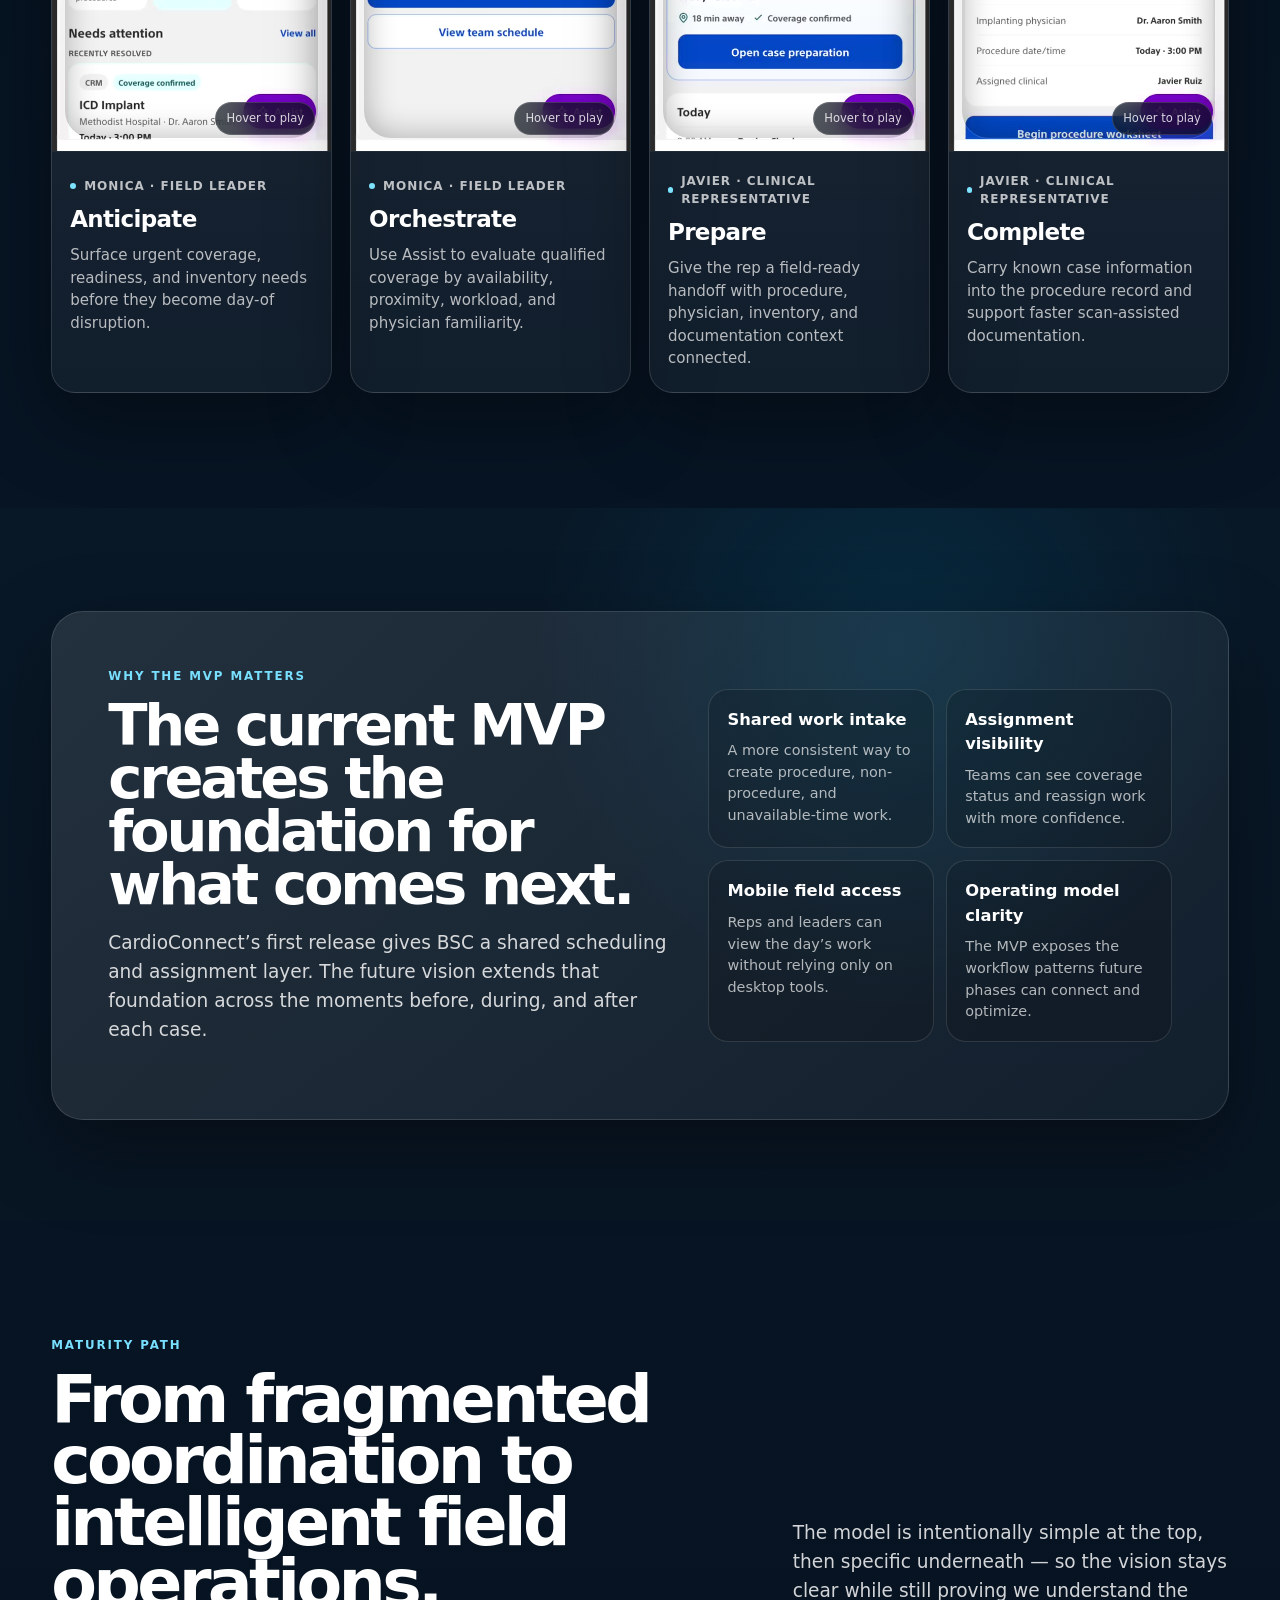
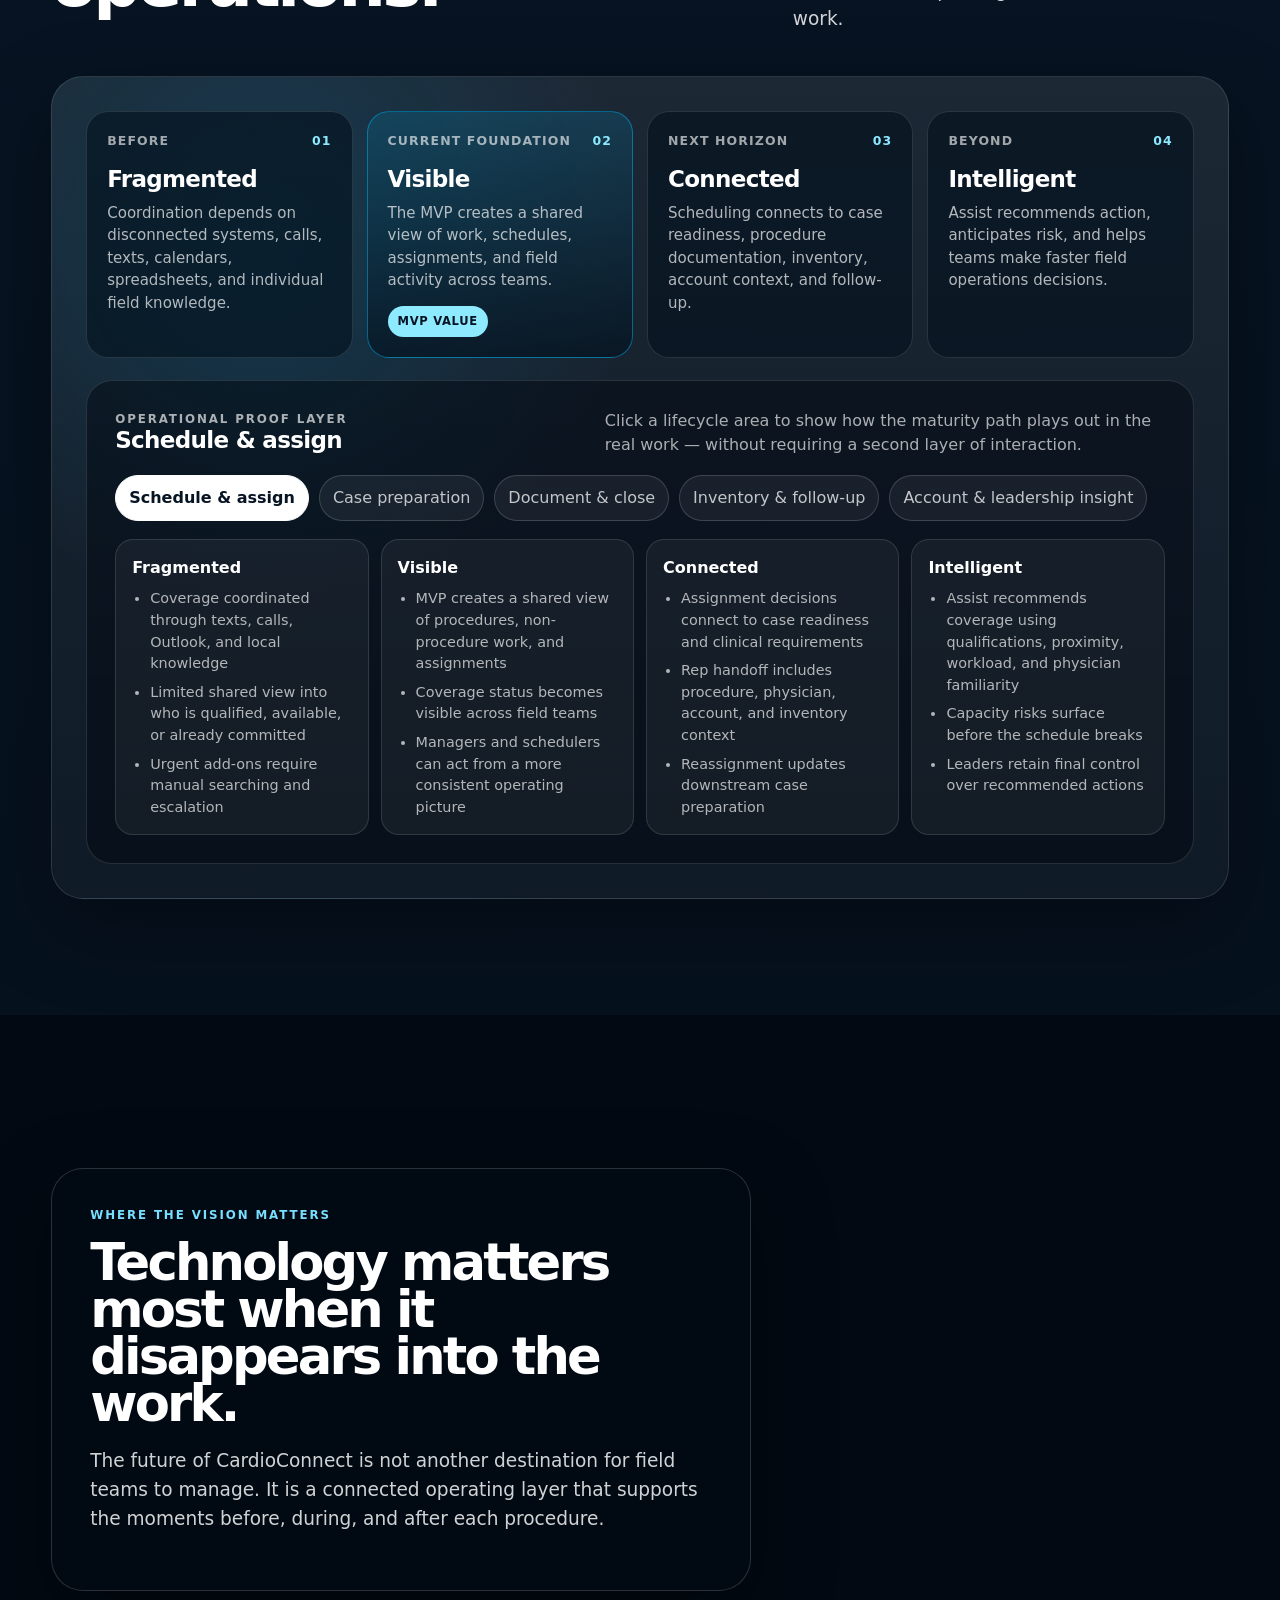
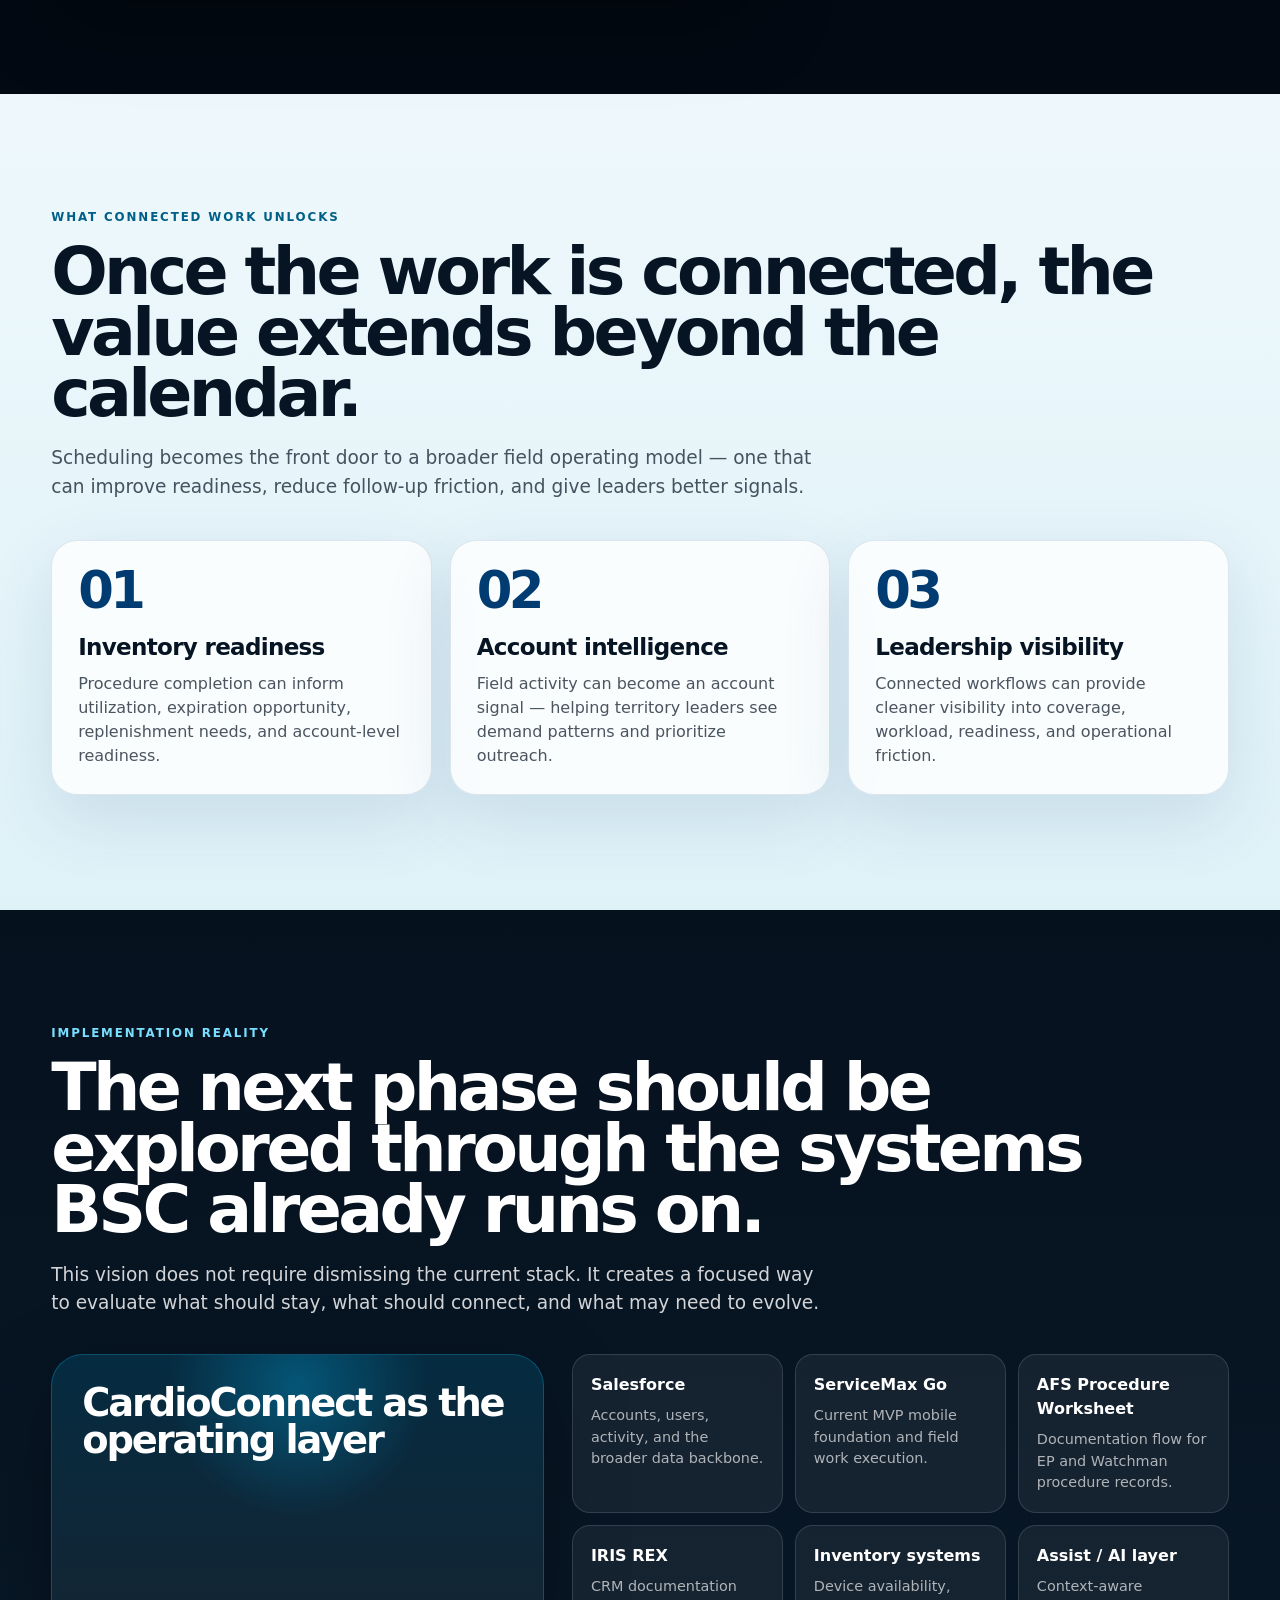
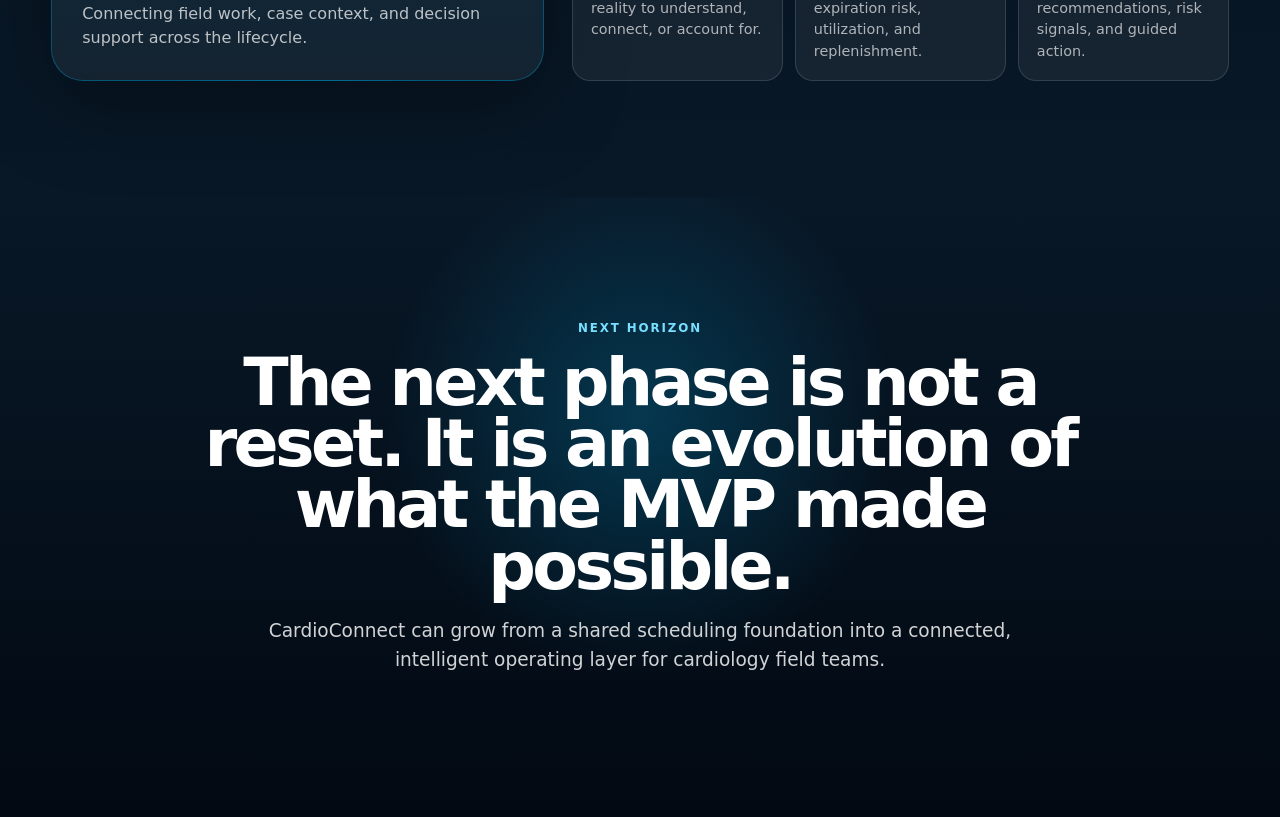
<file: index_v2.html>
<!doctype html>
<html lang="en">
<head>
  <meta charset="utf-8" />
  <meta name="viewport" content="width=device-width, initial-scale=1" />
  <title>CardioConnect 2.0+ | Future State Vision</title>
  <meta name="description" content="A future-state vision for evolving CardioConnect from scheduling visibility to intelligent field operations." />
  <style>
    :root {
      --bsc-blue: #003c71;
      --bsc-cyan: #00a6e0;
      --ink: #071423;
      --navy: #07121f;
      --navy-2: #0a1b2c;
      --navy-3: #10283f;
      --white: #ffffff;
      --muted: rgba(255,255,255,.68);
      --muted-strong: rgba(255,255,255,.82);
      --line: rgba(255,255,255,.13);
      --glass: rgba(255,255,255,.075);
      --glass-strong: rgba(255,255,255,.12);
      --shadow: 0 28px 80px rgba(0,0,0,.34);
      --radius-xl: 32px;
      --radius-lg: 24px;
      --radius-md: 18px;
      --ease: cubic-bezier(.2,.8,.2,1);
      color-scheme: dark;
    }

    * { box-sizing: border-box; }
    html { scroll-behavior: smooth; }
    body {
      margin: 0;
      font-family: Inter, ui-sans-serif, system-ui, -apple-system, BlinkMacSystemFont, "Segoe UI", sans-serif;
      background: radial-gradient(circle at 12% 5%, rgba(0,166,224,.18), transparent 28%), linear-gradient(180deg, #04101d 0%, #071423 42%, #06101d 100%);
      color: var(--white);
      line-height: 1.5;
    }

    a { color: inherit; text-decoration: none; }
    button { font: inherit; }

    .site-shell { overflow: hidden; }
    .section { position: relative; padding: clamp(84px, 9vw, 132px) clamp(22px, 4vw, 64px); }
    .section-inner { width: min(1220px, 100%); margin: 0 auto; position: relative; z-index: 2; }

    .kicker {
      margin: 0 0 14px;
      color: #78dfff;
      letter-spacing: .16em;
      text-transform: uppercase;
      font-size: .74rem;
      font-weight: 800;
    }
    h1, h2, h3, p { margin-top: 0; }
    h1 {
      font-size: clamp(4.1rem, 11vw, 9.6rem);
      line-height: .86;
      letter-spacing: -.085em;
      max-width: 980px;
      margin-bottom: 24px;
      font-weight: 790;
    }
    h2 {
      font-size: clamp(2.25rem, 5.2vw, 5.2rem);
      line-height: .92;
      letter-spacing: -.055em;
      margin-bottom: 20px;
      font-weight: 760;
    }
    h3 {
      font-size: clamp(1.2rem, 1.8vw, 1.65rem);
      line-height: 1.08;
      letter-spacing: -.03em;
      margin-bottom: 12px;
    }
    .lead {
      color: var(--muted-strong);
      max-width: 780px;
      font-size: clamp(1.05rem, 1.45vw, 1.28rem);
      line-height: 1.55;
    }

    /* Hero */
    .hero {
      min-height: 100svh;
      padding: 0;
      display: grid;
      place-items: stretch;
      background: #020912;
    }
    .hero-video {
      position: absolute;
      inset: 0;
      width: 100%;
      height: 100%;
      object-fit: cover;
      opacity: .92;
      filter: saturate(1.08) contrast(1.03);
      transform: scale(1.01);
    }
    .hero::before {
      content: "";
      position: absolute;
      inset: 0;
      background: linear-gradient(90deg, rgba(2,9,18,.28) 0%, rgba(2,9,18,.08) 44%, rgba(2,9,18,.38) 100%);
      z-index: 1;
      animation: heroShade 1.4s ease 2.1s forwards;
    }
    .hero::after {
      content: "";
      position: absolute;
      inset: 0;
      background: radial-gradient(circle at 26% 62%, rgba(0,166,224,.26), transparent 31%), linear-gradient(180deg, transparent 0%, rgba(2,9,18,.18) 52%, rgba(2,9,18,.88) 100%);
      z-index: 1;
      opacity: .48;
    }
    .hero-content {
      position: relative;
      z-index: 3;
      min-height: 100svh;
      display: flex;
      flex-direction: column;
      justify-content: flex-end;
      width: min(1260px, 100%);
      margin: 0 auto;
      padding: clamp(32px, 5vw, 72px) clamp(22px, 5vw, 72px) clamp(64px, 8vw, 104px);
      opacity: 0;
      transform: translateY(18px);
      animation: heroTextIn 1.15s var(--ease) 1.65s forwards;
    }
    .hero-title-row { max-width: 970px; }
    .hero .lead { max-width: 670px; font-size: clamp(1.18rem, 1.7vw, 1.52rem); }
    .hero-badges { display: flex; flex-wrap: wrap; gap: 10px; margin-top: 32px; }
    .badge {
      display: inline-flex;
      align-items: center;
      gap: 8px;
      border: 1px solid rgba(255,255,255,.2);
      background: rgba(3,20,35,.46);
      backdrop-filter: blur(18px);
      color: rgba(255,255,255,.86);
      border-radius: 999px;
      padding: 9px 13px;
      font-weight: 700;
      font-size: .82rem;
    }
    .badge-dot { width: 7px; height: 7px; border-radius: 99px; background: var(--bsc-cyan); box-shadow: 0 0 18px rgba(0,166,224,.9); }

    @keyframes heroTextIn { to { opacity: 1; transform: translateY(0); } }
    @keyframes heroShade { to { background: linear-gradient(90deg, rgba(2,9,18,.76) 0%, rgba(2,9,18,.44) 48%, rgba(2,9,18,.68) 100%); } }

    /* Future workflow cards */
    .workflow-section { background: linear-gradient(180deg, rgba(5,18,31,.94), rgba(7,20,35,1)); }
    .section-head {
      display: grid;
      grid-template-columns: minmax(0, .9fr) minmax(280px, .55fr);
      gap: 28px;
      align-items: end;
      margin-bottom: 42px;
    }
    .section-head .lead { margin-bottom: 0; }
    .workflow-grid {
      display: grid;
      grid-template-columns: repeat(4, minmax(0, 1fr));
      gap: 18px;
    }
    .workflow-card {
      min-width: 0;
      border: 1px solid rgba(255,255,255,.13);
      background: linear-gradient(180deg, rgba(255,255,255,.105), rgba(255,255,255,.045));
      border-radius: var(--radius-lg);
      overflow: hidden;
      box-shadow: var(--shadow);
      position: relative;
      transition: transform .3s var(--ease), border-color .3s var(--ease), background .3s var(--ease);
    }
    .workflow-card:hover, .workflow-card.is-playing {
      transform: translateY(-8px);
      border-color: rgba(0,166,224,.55);
      background: linear-gradient(180deg, rgba(0,166,224,.16), rgba(255,255,255,.05));
    }
    .workflow-media {
      position: relative;
      aspect-ratio: 9/14.8;
      background: #061321;
      overflow: hidden;
      border-bottom: 1px solid rgba(255,255,255,.1);
    }
    .workflow-media::before {
      content: "";
      position: absolute;
      inset: 12px;
      border-radius: 28px;
      border: 1px solid rgba(255,255,255,.14);
      pointer-events: none;
      z-index: 2;
      box-shadow: inset 0 0 32px rgba(0,0,0,.3);
    }
    .workflow-media video {
      width: 100%; height: 100%; object-fit: cover; display: block;
      filter: saturate(1.03) contrast(1.02);
    }
    .card-number {
      position: absolute;
      top: 16px; left: 16px;
      z-index: 4;
      display: grid; place-items: center;
      width: 36px; height: 36px;
      border-radius: 999px;
      background: rgba(3,17,29,.78);
      border: 1px solid rgba(255,255,255,.18);
      color: #93e8ff;
      font-weight: 850;
      backdrop-filter: blur(14px);
    }
    .play-hint {
      position: absolute;
      right: 16px; bottom: 16px;
      z-index: 4;
      font-size: .72rem;
      color: rgba(255,255,255,.82);
      background: rgba(2,10,18,.68);
      border: 1px solid rgba(255,255,255,.14);
      border-radius: 999px;
      padding: 7px 10px;
      backdrop-filter: blur(12px);
    }
    .workflow-copy { padding: 20px 18px 22px; }
    .persona-chip {
      display: inline-flex; align-items: center; gap: 8px;
      margin-bottom: 12px;
      font-size: .75rem;
      letter-spacing: .08em;
      text-transform: uppercase;
      color: rgba(255,255,255,.72);
      font-weight: 800;
    }
    .persona-chip::before { content: ""; width: 6px; height: 6px; border-radius: 999px; background: #7de3ff; }
    .workflow-copy p { color: rgba(255,255,255,.7); margin-bottom: 0; font-size: .94rem; }

    /* Foundation bridge */
    .foundation {
      background:
        radial-gradient(circle at 70% 20%, rgba(0,166,224,.13), transparent 34%),
        linear-gradient(180deg, #081827, #081523);
      padding-top: clamp(76px, 8vw, 116px);
      padding-bottom: clamp(76px, 8vw, 116px);
    }
    .foundation-panel {
      display: grid;
      grid-template-columns: minmax(0, .88fr) minmax(360px, .72fr);
      gap: 34px;
      align-items: center;
      border: 1px solid rgba(255,255,255,.13);
      border-radius: var(--radius-xl);
      background: linear-gradient(135deg, rgba(255,255,255,.11), rgba(255,255,255,.045));
      box-shadow: var(--shadow);
      padding: clamp(28px, 4.5vw, 56px);
    }
    .foundation-panel h2 { font-size: clamp(2.2rem, 4.5vw, 4.3rem); margin-bottom: 18px; }
    .foundation-proof {
      display: grid;
      grid-template-columns: 1fr 1fr;
      gap: 12px;
    }
    .proof-card {
      border: 1px solid rgba(255,255,255,.12);
      border-radius: 20px;
      background: rgba(0,0,0,.15);
      padding: 18px;
      min-height: 132px;
    }
    .proof-card strong { display: block; font-size: 1.02rem; margin-bottom: 8px; }
    .proof-card span { color: rgba(255,255,255,.68); font-size: .9rem; display: block; }

    /* Maturity model */
    .maturity {
      background: linear-gradient(180deg, #071423 0%, #06111e 100%);
    }
    .maturity-shell {
      border: 1px solid rgba(255,255,255,.12);
      border-radius: var(--radius-xl);
      background:
        radial-gradient(circle at 18% 20%, rgba(0,166,224,.16), transparent 32%),
        linear-gradient(180deg, rgba(255,255,255,.09), rgba(255,255,255,.04));
      padding: clamp(20px, 3vw, 34px);
      box-shadow: var(--shadow);
    }
    .stage-grid {
      display: grid;
      grid-template-columns: repeat(4, minmax(0, 1fr));
      gap: 14px;
      margin-bottom: 22px;
    }
    .stage-card {
      border: 1px solid rgba(255,255,255,.12);
      border-radius: 22px;
      padding: 20px;
      background: rgba(4,18,31,.64);
      min-height: 200px;
      position: relative;
      overflow: hidden;
    }
    .stage-card::after {
      content: ""; position: absolute; inset: auto -30% -50% -30%; height: 100px;
      background: radial-gradient(ellipse at center, rgba(0,166,224,.18), transparent 64%);
    }
    .stage-card.mvp {
      border-color: rgba(0,166,224,.55);
      background: linear-gradient(180deg, rgba(0,166,224,.16), rgba(4,18,31,.68));
    }
    .stage-meta {
      display: flex; justify-content: space-between; gap: 12px; align-items: center; margin-bottom: 16px;
      color: rgba(255,255,255,.62); font-size: .78rem; font-weight: 800; letter-spacing: .09em; text-transform: uppercase;
    }
    .stage-badge { color: #8de9ff; }
    .stage-card h3 { margin-bottom: 10px; }
    .stage-card p { color: rgba(255,255,255,.69); font-size: .94rem; margin-bottom: 0; }
    .mvp-marker {
      display: inline-flex; margin-top: 14px; border-radius: 999px; padding: 7px 10px;
      color: #071423; background: #8eeaff; font-weight: 850; font-size: .72rem; letter-spacing: .06em; text-transform: uppercase;
    }

    .proof-layer {
      margin-top: 20px;
      border-radius: 26px;
      background: rgba(1,8,15,.48);
      border: 1px solid rgba(255,255,255,.12);
      padding: clamp(18px, 2.4vw, 28px);
    }
    .proof-layer-head {
      display: flex; align-items: end; justify-content: space-between; gap: 22px; margin-bottom: 18px;
    }
    .proof-layer-head h3 { margin-bottom: 4px; }
    .proof-layer-head p { margin-bottom: 0; color: rgba(255,255,255,.66); max-width: 560px; }
    .lifecycle-tabs {
      display: flex; flex-wrap: wrap; gap: 10px; margin-bottom: 18px;
    }
    .lifecycle-tab {
      border: 1px solid rgba(255,255,255,.16);
      color: rgba(255,255,255,.74);
      background: rgba(255,255,255,.06);
      border-radius: 999px;
      padding: 10px 13px;
      cursor: pointer;
      transition: all .22s var(--ease);
    }
    .lifecycle-tab:hover { border-color: rgba(0,166,224,.45); color: #fff; }
    .lifecycle-tab.active {
      background: #fff;
      color: #071423;
      border-color: #fff;
      font-weight: 850;
    }
    .evidence-grid {
      display: grid;
      grid-template-columns: repeat(4, minmax(0, 1fr));
      gap: 12px;
    }
    .evidence-card {
      border: 1px solid rgba(255,255,255,.12);
      border-radius: 18px;
      background: rgba(255,255,255,.05);
      padding: 16px;
      min-height: 182px;
    }
    .evidence-card strong { display: block; margin-bottom: 8px; color: #fff; }
    .evidence-card ul { margin: 0; padding-left: 18px; color: rgba(255,255,255,.68); font-size: .9rem; }
    .evidence-card li + li { margin-top: 7px; }

    /* Human moment */
    .human-moment {
      min-height: 620px;
      display: grid;
      align-items: end;
      padding-top: clamp(110px, 12vw, 170px);
      padding-bottom: clamp(72px, 8vw, 110px);
      background: #020912;
    }
    .human-moment video {
      position: absolute; inset: 0; width: 100%; height: 100%; object-fit: cover;
      opacity: .78; filter: saturate(1.04) contrast(1.02);
    }
    .human-moment::before {
      content: ""; position: absolute; inset: 0; z-index: 1;
      background: linear-gradient(90deg, rgba(2,9,18,.86) 0%, rgba(2,9,18,.58) 44%, rgba(2,9,18,.3) 100%), linear-gradient(180deg, rgba(2,9,18,.08), rgba(2,9,18,.82));
    }
    .human-card {
      max-width: 700px;
      padding: clamp(22px, 3vw, 38px);
      border: 1px solid rgba(255,255,255,.16);
      background: rgba(2,12,22,.58);
      border-radius: var(--radius-xl);
      backdrop-filter: blur(18px);
      box-shadow: var(--shadow);
    }
    .human-card h2 { font-size: clamp(2rem, 4vw, 4.2rem); }

    /* Outcome / systems / closing */
    .outcomes {
      background: linear-gradient(180deg, #eef8fc 0%, #dff2f8 100%);
      color: var(--ink);
    }
    .outcomes .kicker { color: #005f86; }
    .outcomes .lead { color: rgba(7,20,35,.72); }
    .outcome-grid {
      display: grid; grid-template-columns: repeat(3, minmax(0, 1fr)); gap: 18px; margin-top: 38px;
    }
    .outcome-card {
      background: rgba(255,255,255,.8);
      border: 1px solid rgba(0,60,113,.12);
      border-radius: 26px;
      padding: 26px;
      box-shadow: 0 22px 70px rgba(0,60,113,.12);
    }
    .outcome-number { font-size: 3.2rem; line-height: .9; letter-spacing: -.07em; color: var(--bsc-blue); font-weight: 820; margin-bottom: 22px; }
    .outcome-card p { color: rgba(7,20,35,.72); margin-bottom: 0; }

    .systems {
      background: linear-gradient(180deg, #06111e, #081827);
    }
    .systems-map {
      display: grid;
      grid-template-columns: minmax(280px, .75fr) minmax(0, 1fr);
      gap: 28px;
      align-items: stretch;
      margin-top: 36px;
    }
    .system-core {
      border-radius: var(--radius-xl);
      background: radial-gradient(circle at 50% 10%, rgba(0,166,224,.35), transparent 34%), linear-gradient(180deg, rgba(0,166,224,.16), rgba(255,255,255,.055));
      border: 1px solid rgba(0,166,224,.35);
      padding: 30px;
      display: flex; flex-direction: column; justify-content: space-between;
      min-height: 310px;
      box-shadow: var(--shadow);
    }
    .system-core strong { font-size: clamp(1.8rem, 3vw, 3rem); letter-spacing: -.055em; line-height: .95; }
    .system-core p { color: rgba(255,255,255,.72); margin-bottom: 0; }
    .system-grid { display: grid; grid-template-columns: repeat(3, minmax(0, 1fr)); gap: 12px; }
    .system-chip {
      border: 1px solid rgba(255,255,255,.13);
      border-radius: 18px;
      background: rgba(255,255,255,.06);
      padding: 18px;
      min-height: 138px;
    }
    .system-chip strong { display: block; margin-bottom: 8px; }
    .system-chip span { display: block; color: rgba(255,255,255,.66); font-size: .9rem; }

    .closing {
      min-height: 620px;
      display: grid;
      place-items: center;
      text-align: center;
      background:
        radial-gradient(circle at 50% 36%, rgba(0,166,224,.25), transparent 34%),
        linear-gradient(180deg, #081827, #020912);
    }
    .closing h2 { max-width: 980px; margin-left: auto; margin-right: auto; }
    .closing .lead { margin-left: auto; margin-right: auto; max-width: 760px; }

    @media (max-width: 1050px) {
      .workflow-grid, .stage-grid, .evidence-grid { grid-template-columns: repeat(2, minmax(0, 1fr)); }
      .section-head, .foundation-panel, .systems-map { grid-template-columns: 1fr; }
      .system-grid { grid-template-columns: repeat(2, minmax(0, 1fr)); }
      .outcome-grid { grid-template-columns: 1fr; }
    }
    @media (max-width: 650px) {
      .section { padding-left: 18px; padding-right: 18px; }
      .workflow-grid, .stage-grid, .evidence-grid, .foundation-proof, .system-grid { grid-template-columns: 1fr; }
      h1 { font-size: clamp(3.4rem, 20vw, 5.5rem); }
      .hero-content { padding-bottom: 56px; }
      .proof-layer-head { display: block; }
      .workflow-media { aspect-ratio: 10/13; }
    }

    @media (prefers-reduced-motion: reduce) {
      *, *::before, *::after { animation-duration: .01ms !important; animation-iteration-count: 1 !important; scroll-behavior: auto !important; transition: none !important; }
      video { animation: none !important; }
    }
  </style>
</head>
<body>
  <main class="site-shell">
    <section class="hero" aria-label="CardioConnect 2.0 future state hero">
      <video class="hero-video" src="assets/cinematic/city1.mp4" autoplay muted loop playsinline preload="auto"></video>
      <div class="hero-content">
        <div class="hero-title-row">
          <p class="kicker">Boston Scientific · Cardiology field operations vision</p>
          <h1>CardioConnect 2.0+</h1>
          <p class="lead">From scheduling visibility to intelligent field operations.</p>
          <div class="hero-badges" aria-label="Vision themes">
            <span class="badge"><span class="badge-dot"></span>MVP foundation</span>
            <span class="badge"><span class="badge-dot"></span>Connected case lifecycle</span>
            <span class="badge"><span class="badge-dot"></span>AI-assisted action</span>
          </div>
        </div>
      </div>
    </section>

    <section class="section workflow-section" id="future-state">
      <div class="section-inner">
        <div class="section-head">
          <div>
            <p class="kicker">Future state in motion</p>
            <h2>What the next horizon could feel like in the field.</h2>
          </div>
          <p class="lead">A connected flow from the first coverage risk to the completed procedure record — grounded in the work field teams already do every day.</p>
        </div>

        <div class="workflow-grid" aria-label="Four workflow moments">
          <article class="workflow-card">
            <div class="workflow-media">
              <span class="card-number">1</span>
              <video src="assets/workflow-loops/anticipate.mp4" poster="assets/workflow-loops/anticipate-poster.jpg" muted loop playsinline preload="metadata"></video>
              <span class="play-hint">Hover to play</span>
            </div>
            <div class="workflow-copy">
              <span class="persona-chip">Monica · Field Leader</span>
              <h3>Anticipate</h3>
              <p>Surface urgent coverage, readiness, and inventory needs before they become day-of disruption.</p>
            </div>
          </article>

          <article class="workflow-card">
            <div class="workflow-media">
              <span class="card-number">2</span>
              <video src="assets/workflow-loops/orchestrate.mp4" poster="assets/workflow-loops/orchestrate-poster.jpg" muted loop playsinline preload="metadata"></video>
              <span class="play-hint">Hover to play</span>
            </div>
            <div class="workflow-copy">
              <span class="persona-chip">Monica · Field Leader</span>
              <h3>Orchestrate</h3>
              <p>Use Assist to evaluate qualified coverage by availability, proximity, workload, and physician familiarity.</p>
            </div>
          </article>

          <article class="workflow-card">
            <div class="workflow-media">
              <span class="card-number">3</span>
              <video src="assets/workflow-loops/prepare.mp4" poster="assets/workflow-loops/prepare-poster.jpg" muted loop playsinline preload="metadata"></video>
              <span class="play-hint">Hover to play</span>
            </div>
            <div class="workflow-copy">
              <span class="persona-chip">Javier · Clinical Representative</span>
              <h3>Prepare</h3>
              <p>Give the rep a field-ready handoff with procedure, physician, inventory, and documentation context connected.</p>
            </div>
          </article>

          <article class="workflow-card">
            <div class="workflow-media">
              <span class="card-number">4</span>
              <video src="assets/workflow-loops/complete.mp4" poster="assets/workflow-loops/complete-poster.jpg" muted loop playsinline preload="metadata"></video>
              <span class="play-hint">Hover to play</span>
            </div>
            <div class="workflow-copy">
              <span class="persona-chip">Javier · Clinical Representative</span>
              <h3>Complete</h3>
              <p>Carry known case information into the procedure record and support faster scan-assisted documentation.</p>
            </div>
          </article>
        </div>
      </div>
    </section>

    <section class="section foundation" id="foundation">
      <div class="section-inner foundation-panel">
        <div>
          <p class="kicker">Why the MVP matters</p>
          <h2>The current MVP creates the foundation for what comes next.</h2>
          <p class="lead">CardioConnect’s first release gives BSC a shared scheduling and assignment layer. The future vision extends that foundation across the moments before, during, and after each case.</p>
        </div>
        <div class="foundation-proof" aria-label="MVP foundation proof points">
          <div class="proof-card"><strong>Shared work intake</strong><span>A more consistent way to create procedure, non-procedure, and unavailable-time work.</span></div>
          <div class="proof-card"><strong>Assignment visibility</strong><span>Teams can see coverage status and reassign work with more confidence.</span></div>
          <div class="proof-card"><strong>Mobile field access</strong><span>Reps and leaders can view the day’s work without relying only on desktop tools.</span></div>
          <div class="proof-card"><strong>Operating model clarity</strong><span>The MVP exposes the workflow patterns future phases can connect and optimize.</span></div>
        </div>
      </div>
    </section>

    <section class="section maturity" id="maturity">
      <div class="section-inner">
        <div class="section-head">
          <div>
            <p class="kicker">Maturity path</p>
            <h2>From fragmented coordination to intelligent field operations.</h2>
          </div>
          <p class="lead">The model is intentionally simple at the top, then specific underneath — so the vision stays clear while still proving we understand the work.</p>
        </div>

        <div class="maturity-shell">
          <div class="stage-grid" aria-label="Maturity stages">
            <article class="stage-card">
              <div class="stage-meta"><span>Before</span><span class="stage-badge">01</span></div>
              <h3>Fragmented</h3>
              <p>Coordination depends on disconnected systems, calls, texts, calendars, spreadsheets, and individual field knowledge.</p>
            </article>
            <article class="stage-card mvp">
              <div class="stage-meta"><span>Current foundation</span><span class="stage-badge">02</span></div>
              <h3>Visible</h3>
              <p>The MVP creates a shared view of work, schedules, assignments, and field activity across teams.</p>
              <span class="mvp-marker">MVP value</span>
            </article>
            <article class="stage-card">
              <div class="stage-meta"><span>Next horizon</span><span class="stage-badge">03</span></div>
              <h3>Connected</h3>
              <p>Scheduling connects to case readiness, procedure documentation, inventory, account context, and follow-up.</p>
            </article>
            <article class="stage-card">
              <div class="stage-meta"><span>Beyond</span><span class="stage-badge">04</span></div>
              <h3>Intelligent</h3>
              <p>Assist recommends action, anticipates risk, and helps teams make faster field operations decisions.</p>
            </article>
          </div>

          <div class="proof-layer" aria-label="Lifecycle proof layer">
            <div class="proof-layer-head">
              <div>
                <p class="kicker">Operational proof layer</p>
                <h3 id="evidence-title">Schedule & assign</h3>
              </div>
              <p>Click a lifecycle area to show how the maturity path plays out in the real work — without requiring a second layer of interaction.</p>
            </div>
            <div class="lifecycle-tabs" role="tablist" aria-label="Lifecycle areas">
              <button class="lifecycle-tab active" type="button" data-proof="schedule">Schedule & assign</button>
              <button class="lifecycle-tab" type="button" data-proof="prep">Case preparation</button>
              <button class="lifecycle-tab" type="button" data-proof="document">Document & close</button>
              <button class="lifecycle-tab" type="button" data-proof="inventory">Inventory & follow-up</button>
              <button class="lifecycle-tab" type="button" data-proof="insight">Account & leadership insight</button>
            </div>
            <div class="evidence-grid" id="evidence-grid" aria-live="polite"></div>
          </div>
        </div>
      </div>
    </section>

    <section class="section human-moment" id="field-moment">
      <video src="assets/cinematic/walk-cathlab-handshake.mp4" autoplay muted loop playsinline preload="metadata"></video>
      <div class="section-inner">
        <div class="human-card">
          <p class="kicker">Where the vision matters</p>
          <h2>Technology matters most when it disappears into the work.</h2>
          <p class="lead">The future of CardioConnect is not another destination for field teams to manage. It is a connected operating layer that supports the moments before, during, and after each procedure.</p>
        </div>
      </div>
    </section>

    <section class="section outcomes" id="outcomes">
      <div class="section-inner">
        <p class="kicker">What connected work unlocks</p>
        <h2>Once the work is connected, the value extends beyond the calendar.</h2>
        <p class="lead">Scheduling becomes the front door to a broader field operating model — one that can improve readiness, reduce follow-up friction, and give leaders better signals.</p>
        <div class="outcome-grid">
          <article class="outcome-card"><div class="outcome-number">01</div><h3>Inventory readiness</h3><p>Procedure completion can inform utilization, expiration opportunity, replenishment needs, and account-level readiness.</p></article>
          <article class="outcome-card"><div class="outcome-number">02</div><h3>Account intelligence</h3><p>Field activity can become an account signal — helping territory leaders see demand patterns and prioritize outreach.</p></article>
          <article class="outcome-card"><div class="outcome-number">03</div><h3>Leadership visibility</h3><p>Connected workflows can provide cleaner visibility into coverage, workload, readiness, and operational friction.</p></article>
        </div>
      </div>
    </section>

    <section class="section systems" id="systems">
      <div class="section-inner">
        <p class="kicker">Implementation reality</p>
        <h2>The next phase should be explored through the systems BSC already runs on.</h2>
        <p class="lead">This vision does not require dismissing the current stack. It creates a focused way to evaluate what should stay, what should connect, and what may need to evolve.</p>
        <div class="systems-map">
          <div class="system-core">
            <strong>CardioConnect as the operating layer</strong>
            <p>Connecting field work, case context, and decision support across the lifecycle.</p>
          </div>
          <div class="system-grid">
            <div class="system-chip"><strong>Salesforce</strong><span>Accounts, users, activity, and the broader data backbone.</span></div>
            <div class="system-chip"><strong>ServiceMax Go</strong><span>Current MVP mobile foundation and field work execution.</span></div>
            <div class="system-chip"><strong>AFS Procedure Worksheet</strong><span>Documentation flow for EP and Watchman procedure records.</span></div>
            <div class="system-chip"><strong>IRIS REX</strong><span>CRM documentation reality to understand, connect, or account for.</span></div>
            <div class="system-chip"><strong>Inventory systems</strong><span>Device availability, expiration risk, utilization, and replenishment.</span></div>
            <div class="system-chip"><strong>Assist / AI layer</strong><span>Context-aware recommendations, risk signals, and guided action.</span></div>
          </div>
        </div>
      </div>
    </section>

    <section class="section closing" id="closing">
      <div class="section-inner">
        <p class="kicker">Next horizon</p>
        <h2>The next phase is not a reset. It is an evolution of what the MVP made possible.</h2>
        <p class="lead">CardioConnect can grow from a shared scheduling foundation into a connected, intelligent operating layer for cardiology field teams.</p>
      </div>
    </section>
  </main>

  <script>
    const proofData = {
      schedule: {
        title: "Schedule & assign",
        columns: [
          { stage: "Fragmented", bullets: ["Coverage coordinated through texts, calls, Outlook, and local knowledge", "Limited shared view into who is qualified, available, or already committed", "Urgent add-ons require manual searching and escalation"] },
          { stage: "Visible", bullets: ["MVP creates a shared view of procedures, non-procedure work, and assignments", "Coverage status becomes visible across field teams", "Managers and schedulers can act from a more consistent operating picture"] },
          { stage: "Connected", bullets: ["Assignment decisions connect to case readiness and clinical requirements", "Rep handoff includes procedure, physician, account, and inventory context", "Reassignment updates downstream case preparation"] },
          { stage: "Intelligent", bullets: ["Assist recommends coverage using qualifications, proximity, workload, and physician familiarity", "Capacity risks surface before the schedule breaks", "Leaders retain final control over recommended actions"] }
        ]
      },
      prep: {
        title: "Case preparation",
        columns: [
          { stage: "Fragmented", bullets: ["Preparation relies on multiple tools, local notes, and rep memory", "Physician preferences and account context are inconsistent", "Inventory readiness may not be checked until late"] },
          { stage: "Visible", bullets: ["Scheduled work is easier to find and review", "Case ownership is clearer", "Mobile access gives reps a better starting point for the day"] },
          { stage: "Connected", bullets: ["Case briefing assembles procedure, physician, account, and inventory context", "Required inventory and readiness risks are visible before arrival", "Prepared documentation path follows the scheduled case"] },
          { stage: "Intelligent", bullets: ["Assist highlights readiness gaps and suggested prep actions", "Expiration opportunities and support needs surface proactively", "Reps receive context-aware guidance based on the case"] }
        ]
      },
      document: {
        title: "Document & close",
        columns: [
          { stage: "Fragmented", bullets: ["Procedure documentation lives outside the scheduling workflow", "Known scheduling data may be re-entered manually", "Supporting notes, device details, and proof of delivery require separate handling"] },
          { stage: "Visible", bullets: ["The scheduled case provides a clearer starting point", "Users can see the work item and assignment before documentation begins", "Status visibility improves handoff awareness"] },
          { stage: "Connected", bullets: ["Known case data prefills the procedure record", "Barcode and document capture accelerate data entry with user review", "The completed record can generate required outputs"] },
          { stage: "Intelligent", bullets: ["Assist flags missing fields, inconsistencies, or review needs", "Documentation guidance adapts to procedure type and division", "Completion triggers the next right operational action"] }
        ]
      },
      inventory: {
        title: "Inventory & follow-up",
        columns: [
          { stage: "Fragmented", bullets: ["Inventory follow-up happens after the fact", "Expiration risk and par levels may be disconnected from scheduled work", "Utilization signals depend on manual updates"] },
          { stage: "Visible", bullets: ["Scheduled cases create a better view of upcoming demand", "Field activity is easier to associate with work items", "Teams gain a more consistent operational reference point"] },
          { stage: "Connected", bullets: ["Documented device use updates inventory impact", "Expiration opportunity and below-par conditions trigger follow-up", "Replenishment becomes part of the case lifecycle"] },
          { stage: "Intelligent", bullets: ["Assist recommends replenishment timing and quantity", "Inventory risk is anticipated before future cases", "Leaders see where readiness could impact coverage or customer experience"] }
        ]
      },
      insight: {
        title: "Account & leadership insight",
        columns: [
          { stage: "Fragmented", bullets: ["Leaders interpret activity through separate reports and anecdotal field updates", "Account signals are hard to connect to procedure operations", "Workload and friction are visible too late"] },
          { stage: "Visible", bullets: ["MVP creates a cleaner view of field work and assignment status", "Leaders can better understand coverage patterns", "Operational visibility improves across teams"] },
          { stage: "Connected", bullets: ["Procedure, inventory, and account activity connect into one operational signal", "Territory managers see why an account needs attention", "Field work becomes more actionable beyond the schedule"] },
          { stage: "Intelligent", bullets: ["Assist recommends account or physician outreach based on activity signals", "Leadership dashboards surface risk, demand, and workload patterns", "Teams can prioritize proactive action instead of retrospective reporting"] }
        ]
      }
    };

    function renderEvidence(key) {
      const data = proofData[key] || proofData.schedule;
      document.getElementById('evidence-title').textContent = data.title;
      const grid = document.getElementById('evidence-grid');
      grid.innerHTML = data.columns.map(col => `
        <article class="evidence-card">
          <strong>${col.stage}</strong>
          <ul>${col.bullets.map(item => `<li>${item}</li>`).join('')}</ul>
        </article>
      `).join('');
    }

    document.querySelectorAll('.lifecycle-tab').forEach(button => {
      button.addEventListener('click', () => {
        document.querySelectorAll('.lifecycle-tab').forEach(tab => tab.classList.remove('active'));
        button.classList.add('active');
        renderEvidence(button.dataset.proof);
      });
    });
    renderEvidence('schedule');

    document.querySelectorAll('.workflow-card').forEach(card => {
      const video = card.querySelector('video');
      const hint = card.querySelector('.play-hint');
      const play = () => {
        card.classList.add('is-playing');
        if (hint) hint.textContent = 'Playing';
        video.play().catch(() => {});
      };
      const stop = () => {
        card.classList.remove('is-playing');
        if (hint) hint.textContent = window.matchMedia('(hover: hover)').matches ? 'Hover to play' : 'Tap to play';
        video.pause();
        video.currentTime = 0;
      };
      card.addEventListener('mouseenter', play);
      card.addEventListener('mouseleave', stop);
      card.addEventListener('focusin', play);
      card.addEventListener('focusout', stop);
      card.addEventListener('click', () => video.paused ? play() : stop());
      if (!window.matchMedia('(hover: hover)').matches && hint) hint.textContent = 'Tap to play';
    });
  </script>
</body>
</html>
</file>
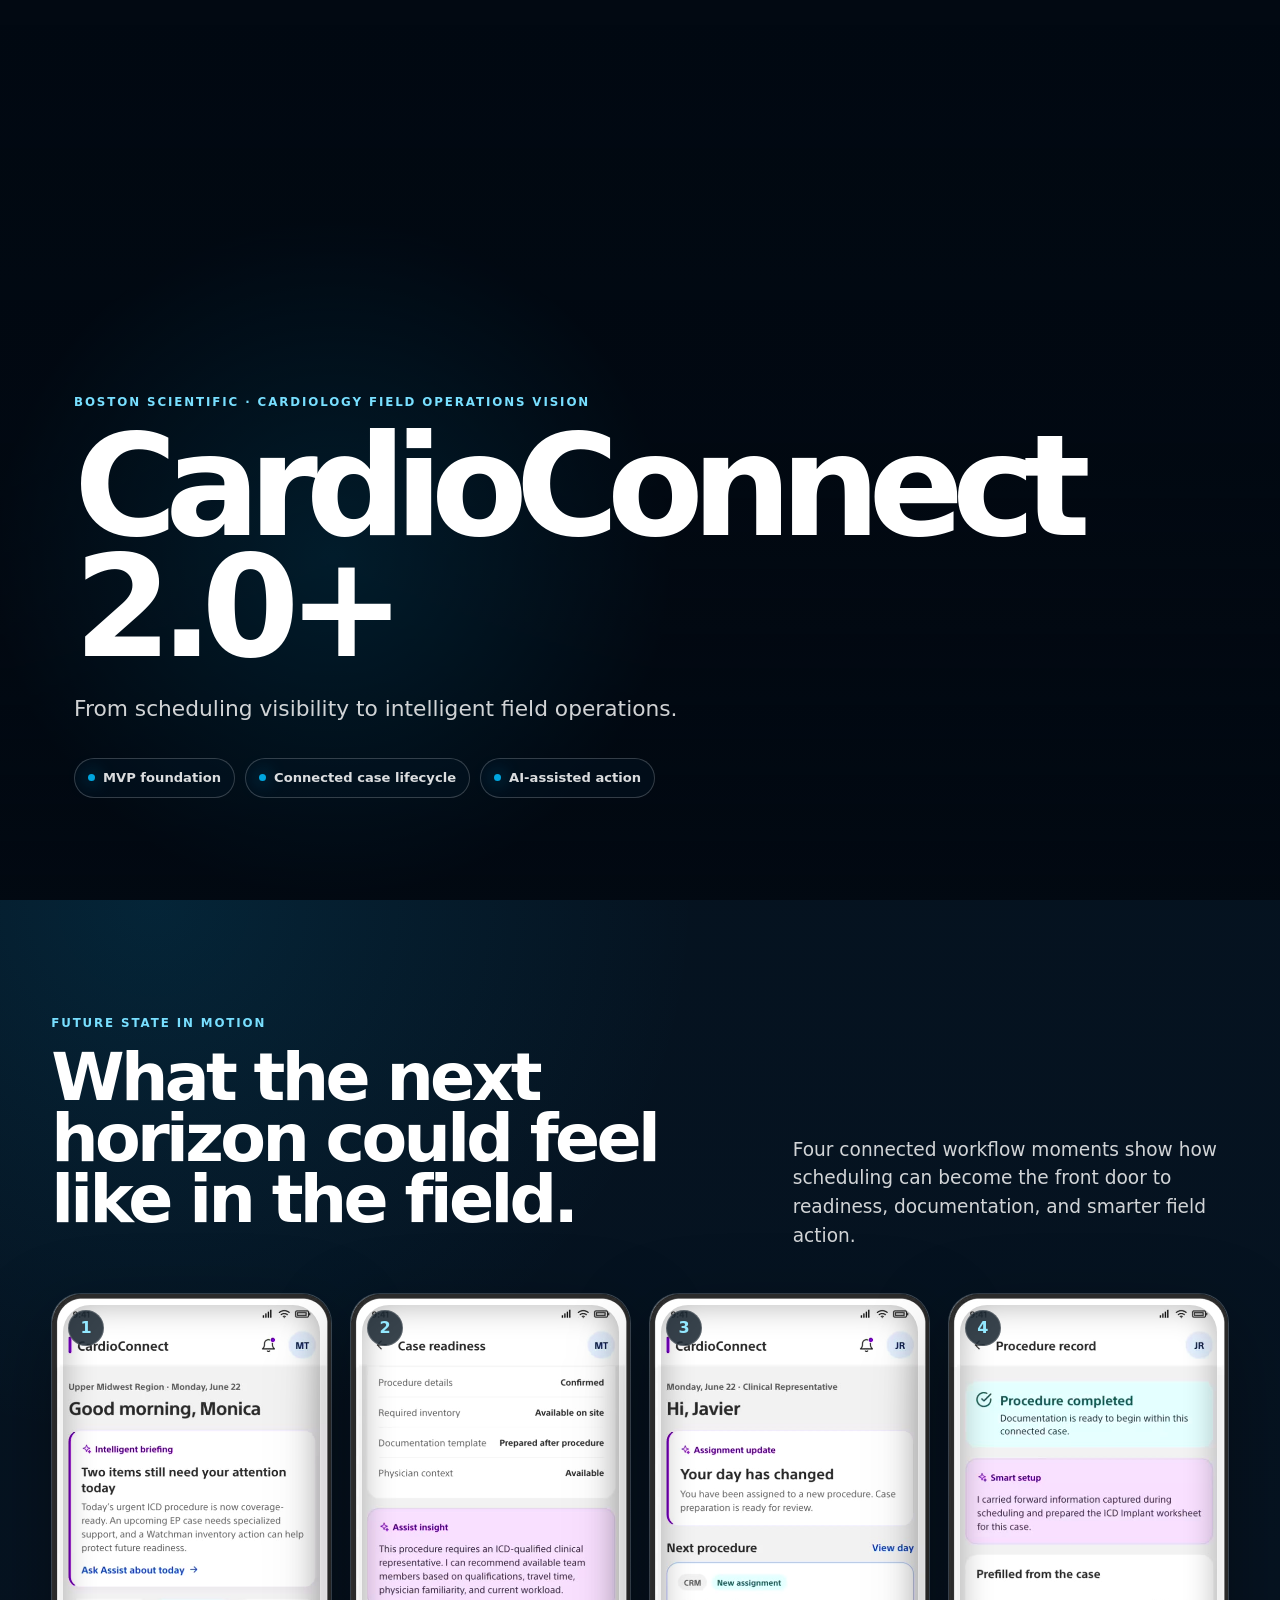
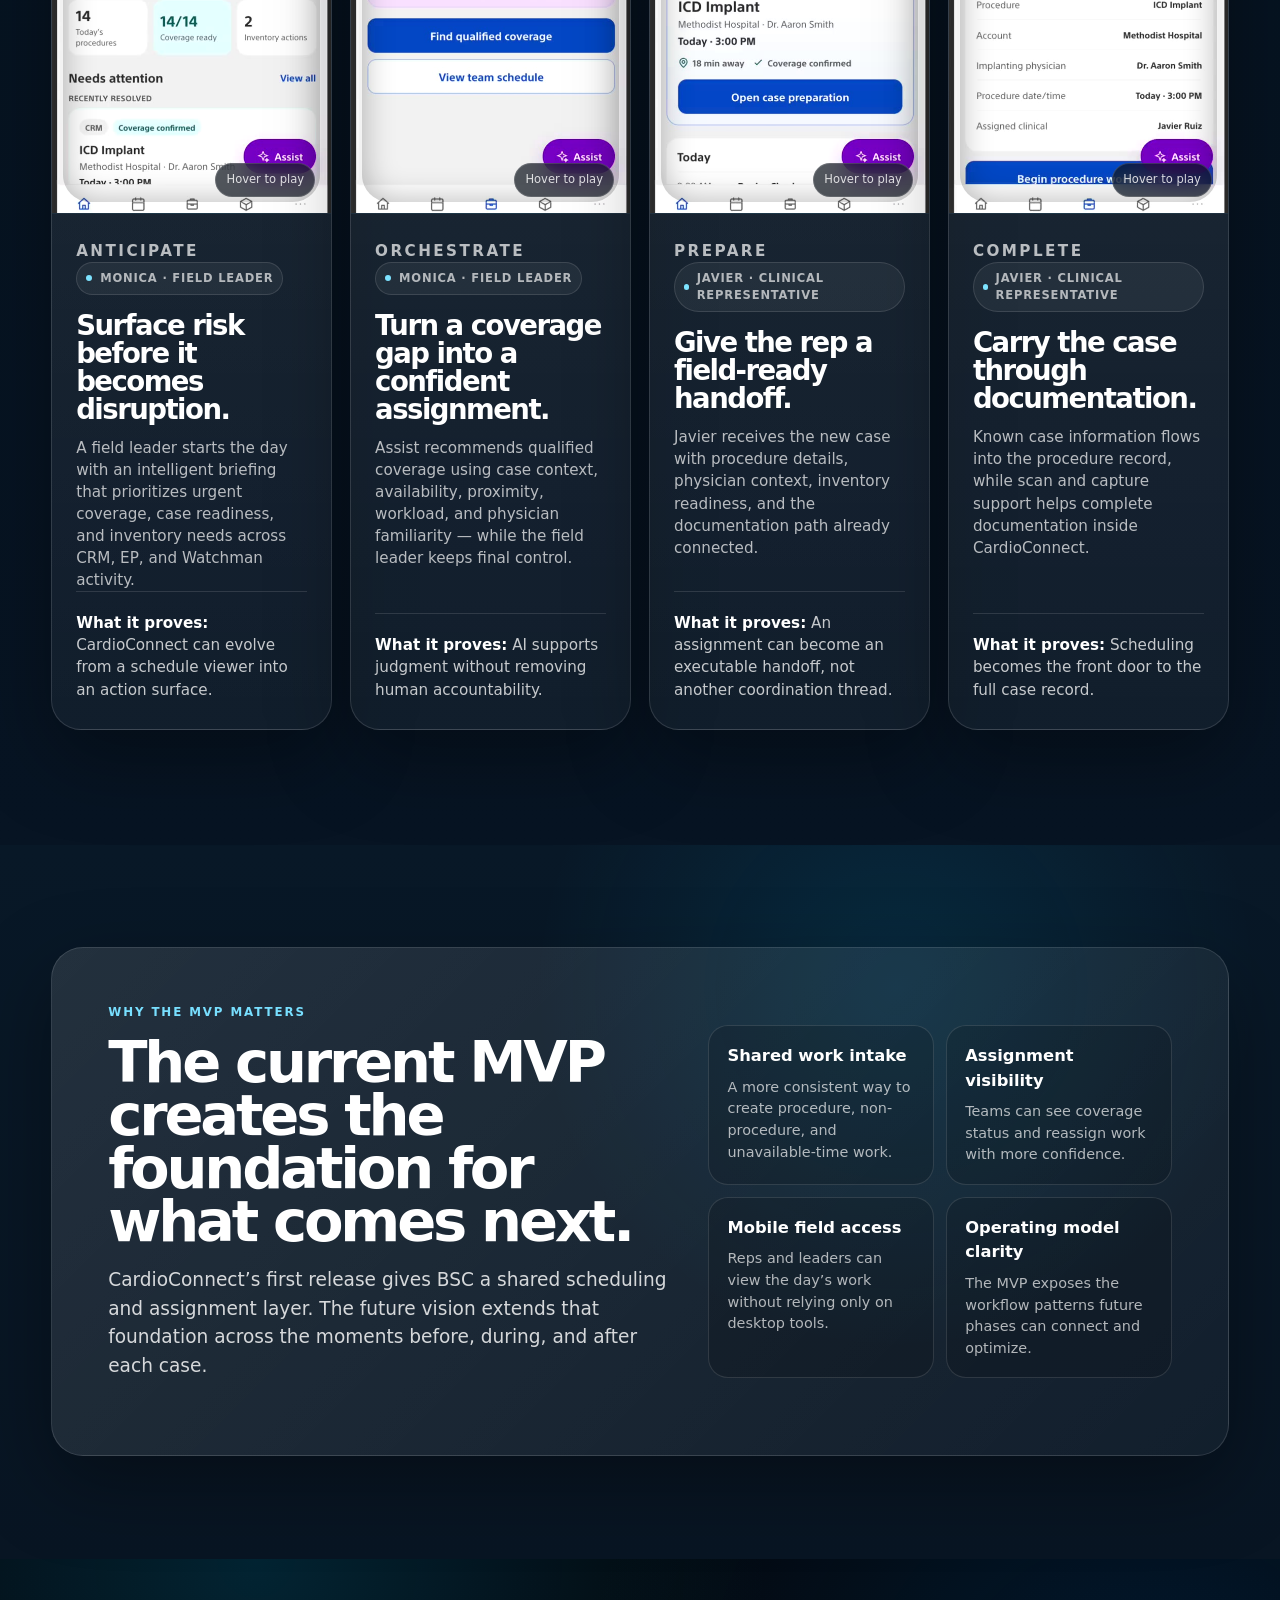
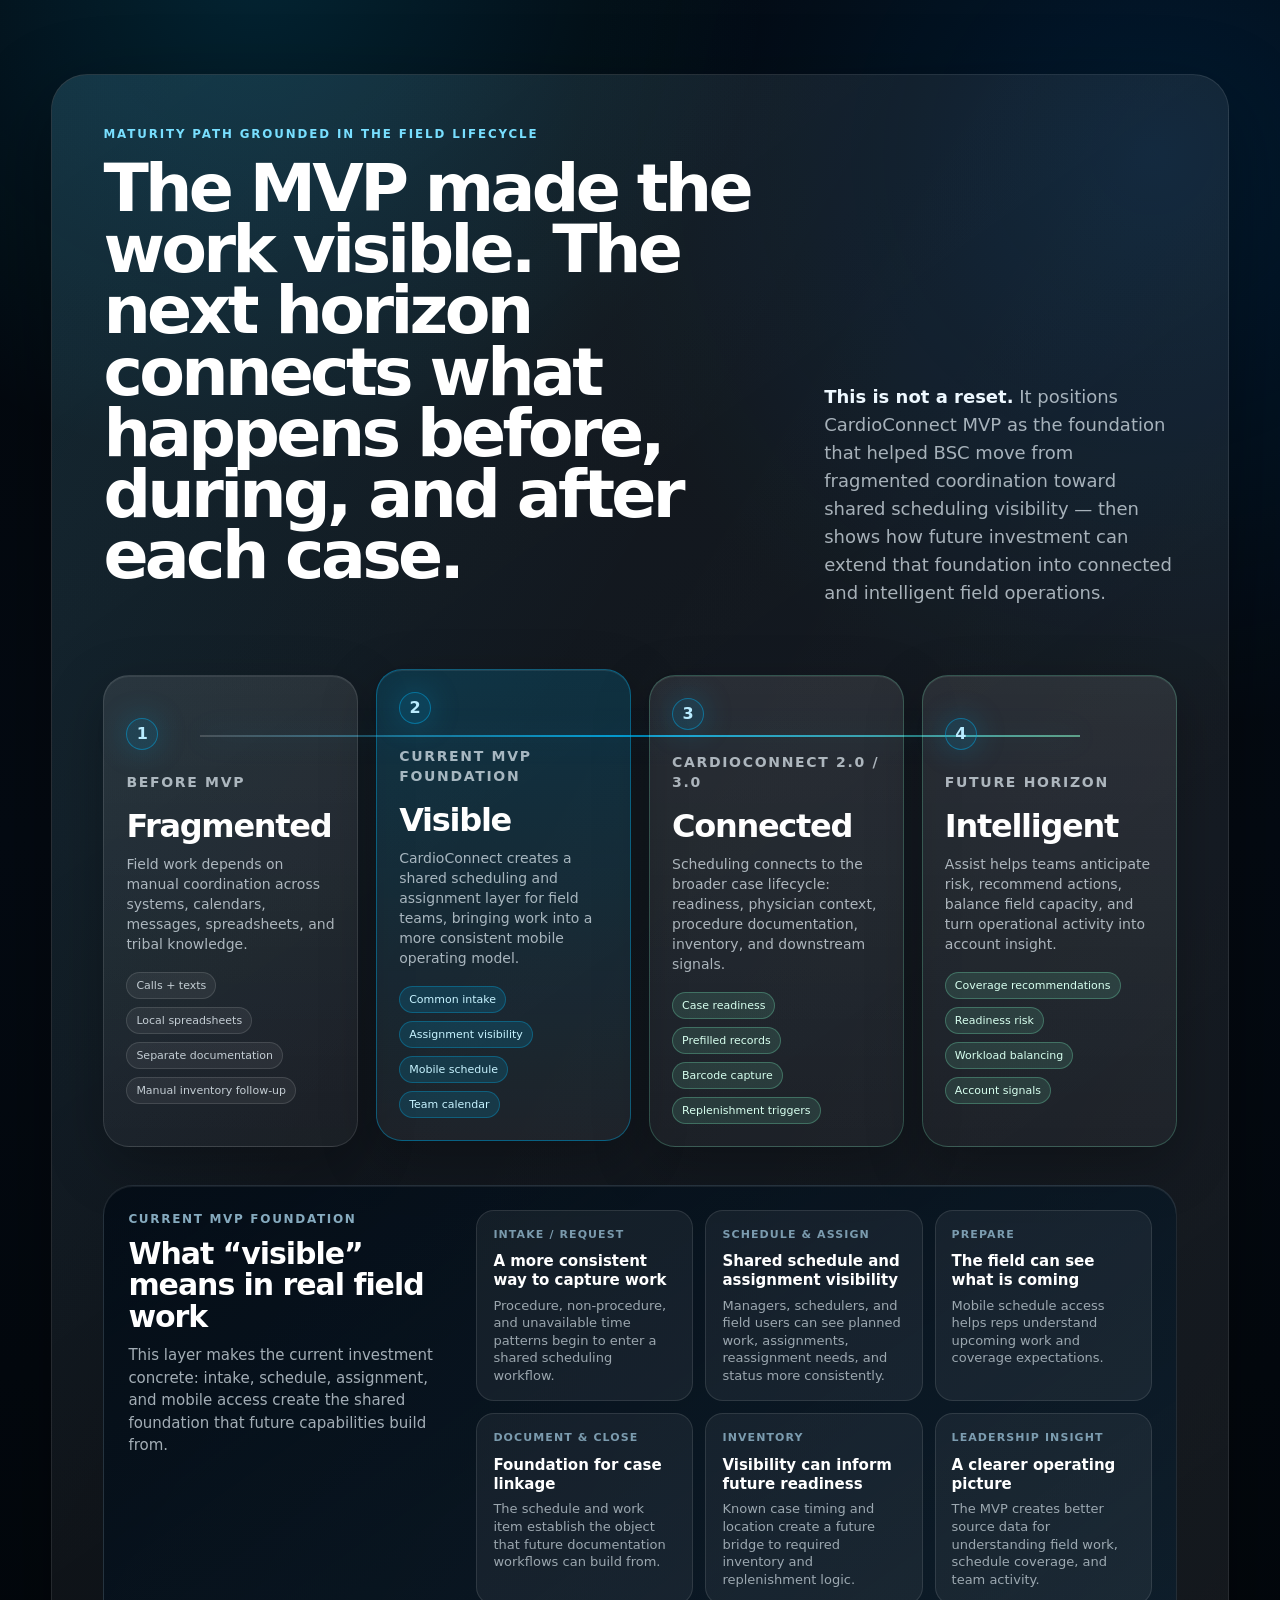
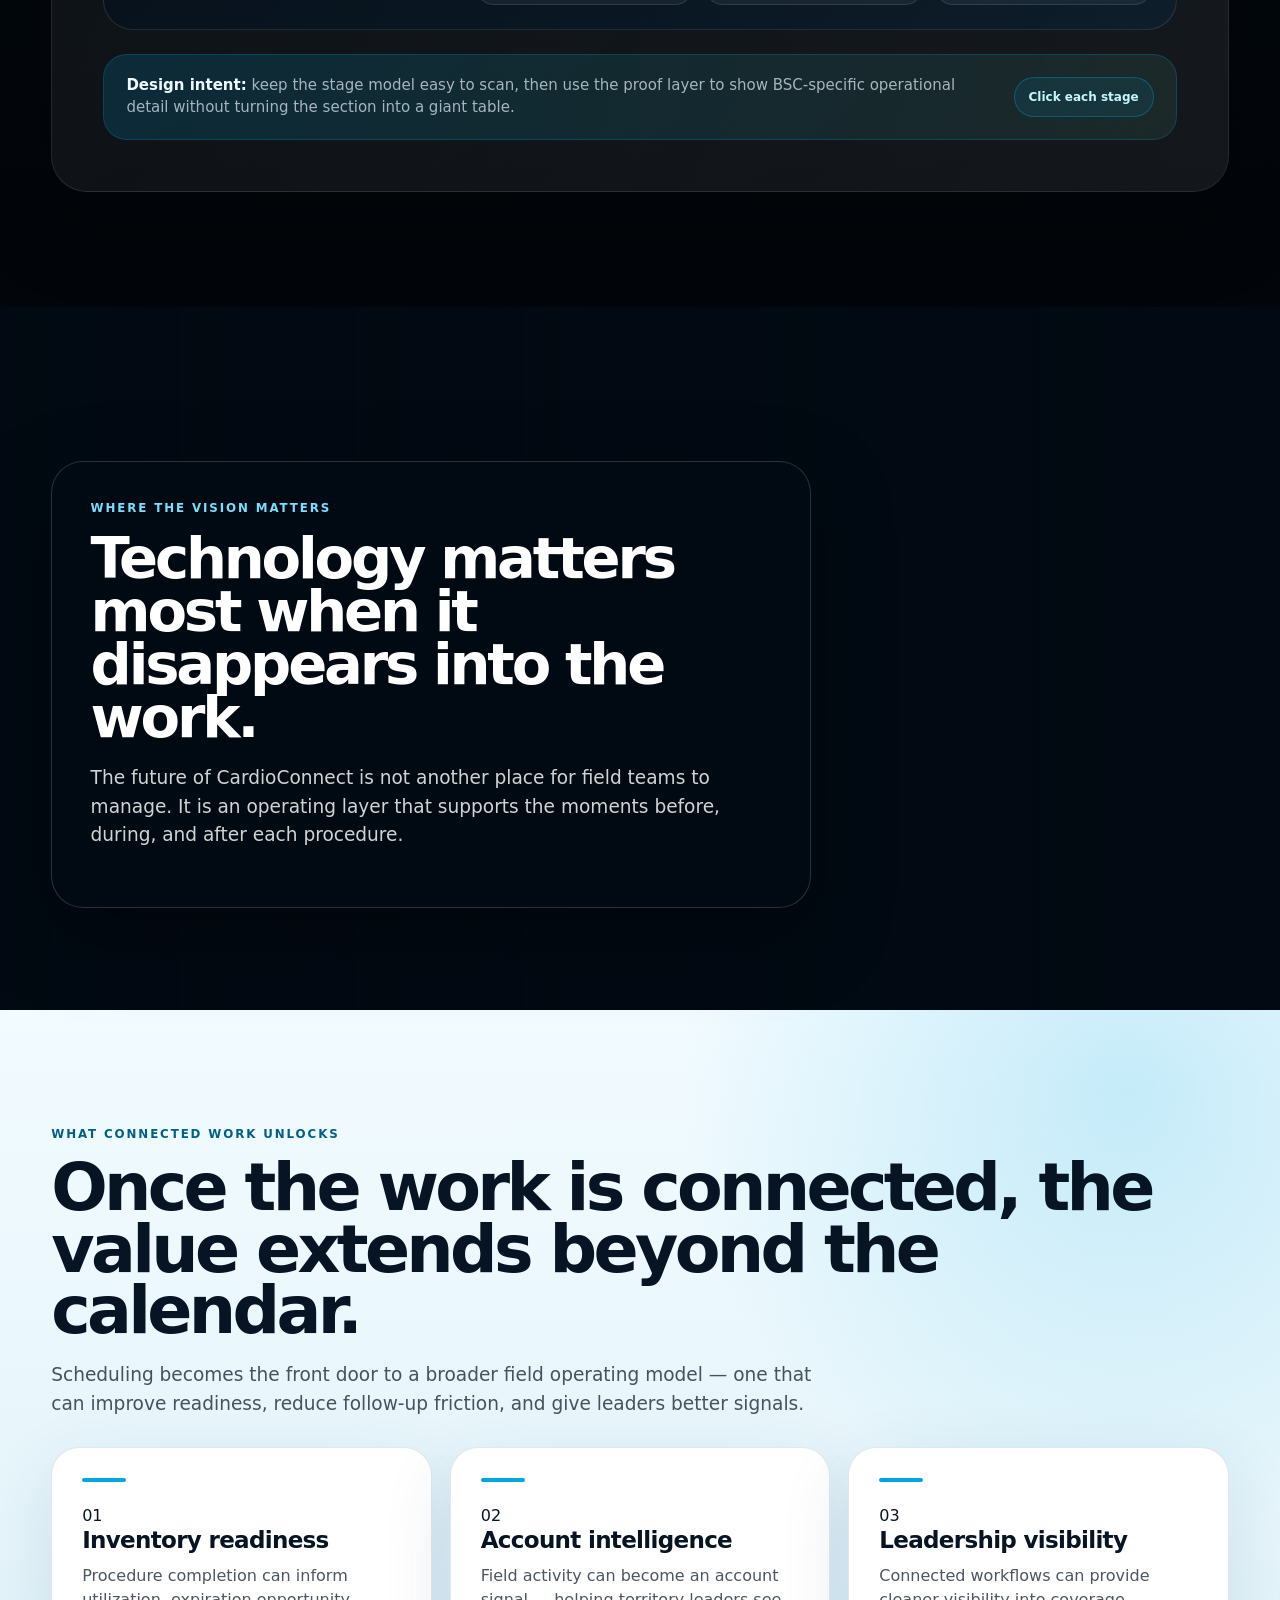
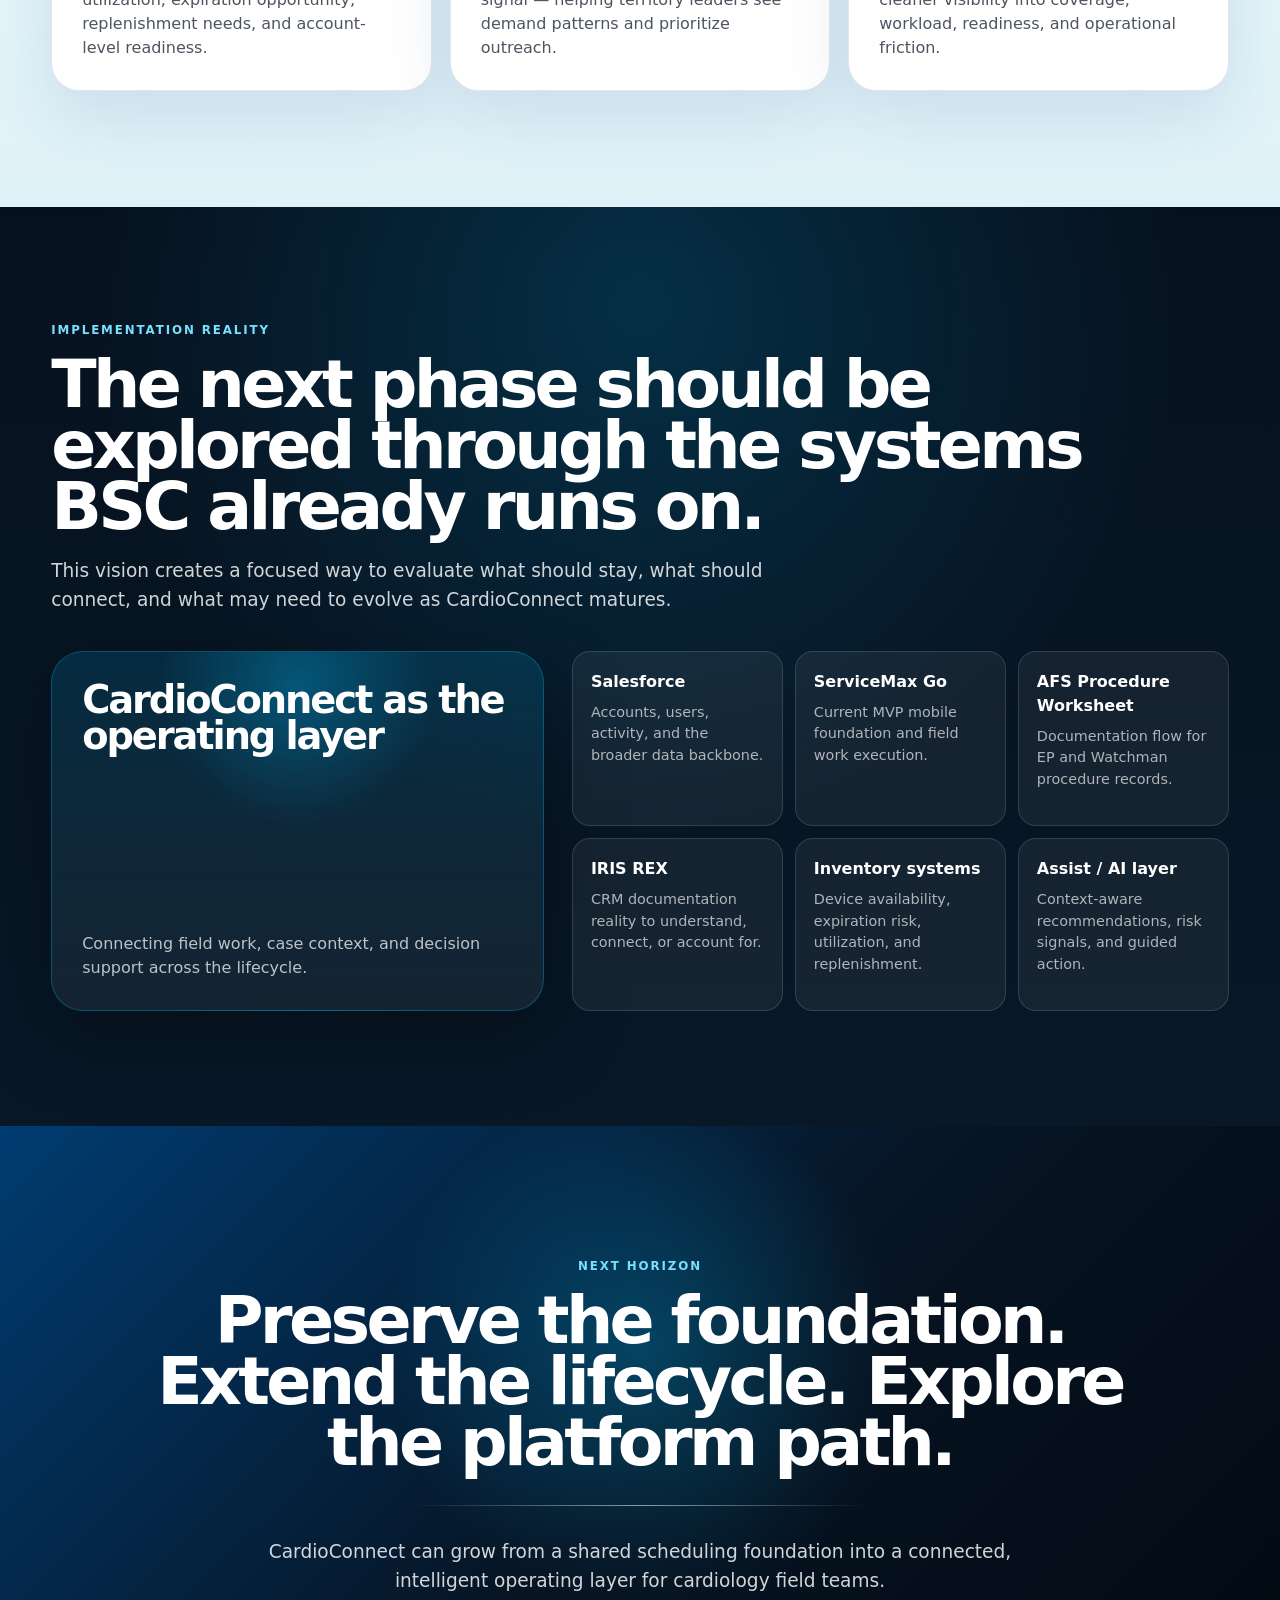
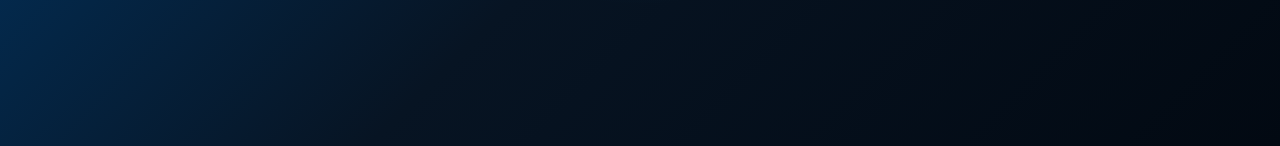
<file: index_v3.html>
<!doctype html>
<html lang="en">
<head>
  <meta charset="utf-8" />
  <meta name="viewport" content="width=device-width, initial-scale=1" />
  <title>CardioConnect 2.0+ | Future State Vision</title>
  <meta name="description" content="A future-state vision for evolving CardioConnect from scheduling visibility to intelligent field operations." />
  <style>
    :root {
      --bsc-blue: #003c71;
      --bsc-cyan: #00a6e0;
      --ink: #071423;
      --navy: #07121f;
      --navy-2: #0a1b2c;
      --navy-3: #10283f;
      --white: #ffffff;
      --muted: rgba(255,255,255,.68);
      --muted-strong: rgba(255,255,255,.82);
      --line: rgba(255,255,255,.13);
      --glass: rgba(255,255,255,.075);
      --glass-strong: rgba(255,255,255,.12);
      --shadow: 0 28px 80px rgba(0,0,0,.34);
      --radius-xl: 32px;
      --radius-lg: 24px;
      --radius-md: 18px;
      --ease: cubic-bezier(.2,.8,.2,1);
      color-scheme: dark;
    }

    * { box-sizing: border-box; }
    html { scroll-behavior: smooth; }
    body {
      margin: 0;
      font-family: Inter, ui-sans-serif, system-ui, -apple-system, BlinkMacSystemFont, "Segoe UI", sans-serif;
      background: radial-gradient(circle at 12% 5%, rgba(0,166,224,.18), transparent 28%), linear-gradient(180deg, #04101d 0%, #071423 42%, #06101d 100%);
      color: var(--white);
      line-height: 1.5;
    }

    a { color: inherit; text-decoration: none; }
    button { font: inherit; }

    .site-shell { overflow: hidden; }
    .section { position: relative; padding: clamp(84px, 9vw, 132px) clamp(22px, 4vw, 64px); }
    .section-inner { width: min(1220px, 100%); margin: 0 auto; position: relative; z-index: 2; }

    .kicker {
      margin: 0 0 14px;
      color: #78dfff;
      letter-spacing: .16em;
      text-transform: uppercase;
      font-size: .74rem;
      font-weight: 800;
    }
    h1, h2, h3, p { margin-top: 0; }
    h1 {
      font-size: clamp(4.1rem, 11vw, 9.6rem);
      line-height: .86;
      letter-spacing: -.085em;
      max-width: 980px;
      margin-bottom: 24px;
      font-weight: 790;
    }
    h2 {
      font-size: clamp(2.25rem, 5.2vw, 5.2rem);
      line-height: .92;
      letter-spacing: -.055em;
      margin-bottom: 20px;
      font-weight: 760;
    }
    h3 {
      font-size: clamp(1.2rem, 1.8vw, 1.65rem);
      line-height: 1.08;
      letter-spacing: -.03em;
      margin-bottom: 12px;
    }
    .lead {
      color: var(--muted-strong);
      max-width: 780px;
      font-size: clamp(1.05rem, 1.45vw, 1.28rem);
      line-height: 1.55;
    }

    /* Hero */
    .hero {
      min-height: 100svh;
      padding: 0;
      display: grid;
      place-items: stretch;
      background: #020912;
    }
    .hero-video {
      position: absolute;
      inset: 0;
      width: 100%;
      height: 100%;
      object-fit: cover;
      opacity: .92;
      filter: saturate(1.08) contrast(1.03);
      transform: scale(1.01);
    }
    .hero::before {
      content: "";
      position: absolute;
      inset: 0;
      background: linear-gradient(90deg, rgba(2,9,18,.28) 0%, rgba(2,9,18,.08) 44%, rgba(2,9,18,.38) 100%);
      z-index: 1;
      animation: heroShade 1.4s ease 2.1s forwards;
    }
    .hero::after {
      content: "";
      position: absolute;
      inset: 0;
      background: radial-gradient(circle at 26% 62%, rgba(0,166,224,.26), transparent 31%), linear-gradient(180deg, transparent 0%, rgba(2,9,18,.18) 52%, rgba(2,9,18,.88) 100%);
      z-index: 1;
      opacity: .48;
    }
    .hero-content {
      position: relative;
      z-index: 3;
      min-height: 100svh;
      display: flex;
      flex-direction: column;
      justify-content: flex-end;
      width: min(1260px, 100%);
      margin: 0 auto;
      padding: clamp(32px, 5vw, 72px) clamp(22px, 5vw, 72px) clamp(64px, 8vw, 104px);
      opacity: 0;
      transform: translateY(18px);
      animation: heroTextIn 1.15s var(--ease) 1.65s forwards;
    }
    .hero-title-row { max-width: 970px; }
    .hero .lead { max-width: 670px; font-size: clamp(1.18rem, 1.7vw, 1.52rem); }
    .hero-badges { display: flex; flex-wrap: wrap; gap: 10px; margin-top: 32px; }
    .badge {
      display: inline-flex;
      align-items: center;
      gap: 8px;
      border: 1px solid rgba(255,255,255,.2);
      background: rgba(3,20,35,.46);
      backdrop-filter: blur(18px);
      color: rgba(255,255,255,.86);
      border-radius: 999px;
      padding: 9px 13px;
      font-weight: 700;
      font-size: .82rem;
    }
    .badge-dot { width: 7px; height: 7px; border-radius: 99px; background: var(--bsc-cyan); box-shadow: 0 0 18px rgba(0,166,224,.9); }

    @keyframes heroTextIn { to { opacity: 1; transform: translateY(0); } }
    @keyframes heroShade { to { background: linear-gradient(90deg, rgba(2,9,18,.76) 0%, rgba(2,9,18,.44) 48%, rgba(2,9,18,.68) 100%); } }

    /* Future workflow cards */
    .workflow-section {
      background:
        radial-gradient(circle at 12% 0%, rgba(0,166,224,.12), transparent 34rem),
        linear-gradient(180deg, rgba(5,18,31,.96), rgba(7,20,35,1));
    }
    .section-head {
      display: grid;
      grid-template-columns: minmax(0, .9fr) minmax(280px, .55fr);
      gap: 28px;
      align-items: end;
      margin-bottom: 42px;
    }
    .section-head .lead { margin-bottom: 0; }
    .workflow-grid {
      display: grid;
      grid-template-columns: repeat(4, minmax(0, 1fr));
      gap: 18px;
      align-items: stretch;
    }
    .workflow-card {
      min-width: 0;
      border: 1px solid rgba(255,255,255,.13);
      background: linear-gradient(180deg, rgba(255,255,255,.105), rgba(255,255,255,.045));
      border-radius: 30px;
      overflow: hidden;
      box-shadow: var(--shadow);
      position: relative;
      transition: transform .3s var(--ease), border-color .3s var(--ease), background .3s var(--ease);
      display: flex;
      flex-direction: column;
    }
    .workflow-card:hover, .workflow-card.is-playing {
      transform: translateY(-8px);
      border-color: rgba(0,166,224,.55);
      background: linear-gradient(180deg, rgba(0,166,224,.16), rgba(255,255,255,.05));
    }
    .workflow-media {
      position: relative;
      aspect-ratio: 55 / 108;
      max-height: 520px;
      background:
        radial-gradient(circle at 50% 18%, rgba(0,166,224,.18), transparent 48%),
        #061321;
      overflow: hidden;
      border-bottom: 1px solid rgba(255,255,255,.1);
      display: grid;
      place-items: center;
    }
    .workflow-media::before {
      content: "";
      position: absolute;
      inset: 10px;
      border-radius: 28px;
      border: 1px solid rgba(255,255,255,.14);
      pointer-events: none;
      z-index: 2;
      box-shadow: inset 0 0 32px rgba(0,0,0,.3);
    }
    .workflow-media video {
      width: 100%;
      height: 100%;
      object-fit: contain;
      display: block;
      filter: saturate(1.03) contrast(1.02);
      background: #061321;
    }
    .card-number {
      position: absolute;
      top: 16px; left: 16px;
      z-index: 4;
      display: grid; place-items: center;
      width: 36px; height: 36px;
      border-radius: 999px;
      background: rgba(3,17,29,.78);
      border: 1px solid rgba(255,255,255,.18);
      color: #93e8ff;
      font-weight: 850;
      backdrop-filter: blur(14px);
    }
    .play-hint {
      position: absolute;
      right: 16px; bottom: 16px;
      z-index: 4;
      font-size: .72rem;
      color: rgba(255,255,255,.82);
      background: rgba(2,10,18,.68);
      border: 1px solid rgba(255,255,255,.14);
      border-radius: 999px;
      padding: 7px 10px;
      backdrop-filter: blur(12px);
    }
    .workflow-copy {
      padding: 26px 24px 28px;
      display: flex;
      flex-direction: column;
      flex: 1;
    }
    .workflow-chapter {
      margin: 0 0 10px;
      color: #9be7ff;
      letter-spacing: .16em;
      text-transform: uppercase;
      font-size: .76rem;
      font-weight: 850;
    }
    .actor-tag {
      display: inline-flex;
      width: fit-content;
      align-items: center;
      gap: 8px;
      margin: 0 0 16px;
      font-size: .72rem;
      letter-spacing: .07em;
      text-transform: uppercase;
      color: rgba(255,255,255,.66);
      font-weight: 800;
      border: 1px solid rgba(255,255,255,.12);
      background: rgba(255,255,255,.055);
      border-radius: 999px;
      padding: 7px 9px;
    }
    .actor-tag::before { content: ""; width: 6px; height: 6px; border-radius: 999px; background: #7de3ff; }
    .workflow-copy h3 {
      font-size: clamp(1.45rem, 2.15vw, 2.05rem);
      line-height: 1.02;
      letter-spacing: -.055em;
      margin-bottom: 14px;
    }
    .workflow-copy p {
      color: rgba(255,255,255,.70);
      margin-bottom: 0;
      font-size: clamp(.95rem, 1.06vw, 1.05rem);
      line-height: 1.45;
    }
    .workflow-proof {
      margin-top: auto;
      padding-top: 20px;
      border-top: 1px solid rgba(255,255,255,.12);
      color: rgba(255,255,255,.76) !important;
    }
    .workflow-proof strong { color: #fff; font-weight: 850; }


    /* Foundation bridge */
    .foundation {
      background:
        radial-gradient(circle at 70% 20%, rgba(0,166,224,.13), transparent 34%),
        linear-gradient(180deg, #081827, #081523);
      padding-top: clamp(76px, 8vw, 116px);
      padding-bottom: clamp(76px, 8vw, 116px);
    }
    .foundation-panel {
      display: grid;
      grid-template-columns: minmax(0, .88fr) minmax(360px, .72fr);
      gap: 34px;
      align-items: center;
      border: 1px solid rgba(255,255,255,.13);
      border-radius: var(--radius-xl);
      background: linear-gradient(135deg, rgba(255,255,255,.11), rgba(255,255,255,.045));
      box-shadow: var(--shadow);
      padding: clamp(28px, 4.5vw, 56px);
    }
    .foundation-panel h2 { font-size: clamp(2.2rem, 4.5vw, 4.3rem); margin-bottom: 18px; }
    .foundation-proof {
      display: grid;
      grid-template-columns: 1fr 1fr;
      gap: 12px;
    }
    .proof-card {
      border: 1px solid rgba(255,255,255,.12);
      border-radius: 20px;
      background: rgba(0,0,0,.15);
      padding: 18px;
      min-height: 132px;
    }
    .proof-card strong { display: block; font-size: 1.02rem; margin-bottom: 8px; }
    .proof-card span { color: rgba(255,255,255,.68); font-size: .9rem; display: block; }

    /* Maturity model */
    .maturity {
      background:
        radial-gradient(circle at 20% 0%, rgba(0,166,224,.18), transparent 32rem),
        radial-gradient(circle at 90% 10%, rgba(0,60,113,.35), transparent 36rem),
        linear-gradient(180deg, #03070c 0%, #040a12 45%, #02060a 100%);
    }
    .maturity-shell {
      border: 1px solid rgba(255,255,255,.10);
      border-radius: 36px;
      background: linear-gradient(145deg, rgba(255,255,255,.08), rgba(255,255,255,.035));
      box-shadow: var(--shadow);
      overflow: hidden;
      position: relative;
      padding: clamp(24px, 4vw, 56px);
    }
    .maturity-shell::before {
      content: "";
      position: absolute;
      inset: 0;
      background: linear-gradient(120deg, rgba(0,166,224,.10), transparent 40%, rgba(255,255,255,.04));
      pointer-events: none;
    }
    .mm-header-row {
      display: grid;
      grid-template-columns: minmax(0, 1.05fr) minmax(320px, .55fr);
      gap: 48px;
      align-items: end;
      margin-bottom: 50px;
      position: relative;
      z-index: 2;
    }
    .mm-lead {
      margin: 0;
      color: rgba(238,248,255,.68);
      font-size: 18px;
      line-height: 1.55;
      max-width: 520px;
    }
    .mm-lead strong { color: #eef8ff; font-weight: 650; }
    .mm-timeline-wrap {
      position: relative;
      margin: 26px 0 28px;
      padding: 18px 0 8px;
      z-index: 2;
    }
    .mm-timeline-line {
      position: absolute;
      left: 9%;
      right: 9%;
      top: 78px;
      height: 2px;
      background: linear-gradient(90deg, rgba(255,255,255,.16), rgba(0,166,224,.95), rgba(121,242,192,.58));
      box-shadow: 0 0 30px rgba(0,166,224,.33);
    }
    .mm-stages {
      display: grid;
      grid-template-columns: repeat(4, minmax(0, 1fr));
      gap: 18px;
      position: relative;
      z-index: 2;
    }
    .mm-stage-card {
      min-height: 330px;
      border-radius: 26px;
      padding: 22px;
      border: 1px solid rgba(255,255,255,.11);
      background: linear-gradient(180deg, rgba(255,255,255,.095), rgba(255,255,255,.045));
      box-shadow: inset 0 1px 0 rgba(255,255,255,.08), 0 18px 55px rgba(0,0,0,.25);
      transition: transform .25s ease, border-color .25s ease, background .25s ease;
      cursor: pointer;
      text-align: left;
      color: inherit;
      font: inherit;
      width: 100%;
    }
    .mm-stage-card:hover, .mm-stage-card.active {
      transform: translateY(-6px);
      border-color: rgba(0,166,224,.55);
      background: linear-gradient(180deg, rgba(0,166,224,.16), rgba(255,255,255,.055));
    }
    .mm-stage-card.mvp {
      border-color: rgba(0,166,224,.42);
      background: linear-gradient(180deg, rgba(0,166,224,.18), rgba(255,255,255,.055));
    }
    .mm-stage-card.future { border-color: rgba(121,242,192,.24); }
    .mm-stage-node {
      width: 32px;
      height: 32px;
      border-radius: 99px;
      display: grid;
      place-items: center;
      background: rgba(0,166,224,.14);
      border: 1px solid rgba(0,166,224,.5);
      color: #b9ecff;
      font-weight: 750;
      box-shadow: 0 0 30px rgba(0,166,224,.25);
      margin-bottom: 22px;
    }
    .mm-stage-meta {
      font-size: 12px;
      letter-spacing: .12em;
      text-transform: uppercase;
      color: rgba(238,248,255,.50);
      margin: 0 0 12px;
      font-weight: 750;
    }
    .mm-stage-card h3 {
      font-size: clamp(1.65rem, 2.5vw, 2rem);
      line-height: 1;
      letter-spacing: -.04em;
      margin: 0 0 12px;
    }
    .mm-stage-card p {
      color: rgba(238,248,255,.68);
      margin: 0 0 18px;
      line-height: 1.43;
      font-size: 14px;
    }
    .mm-chips {
      display: flex;
      flex-wrap: wrap;
      gap: 8px;
      margin-top: auto;
    }
    .mm-chip {
      display: inline-flex;
      padding: 7px 9px;
      border-radius: 999px;
      border: 1px solid rgba(255,255,255,.12);
      background: rgba(255,255,255,.06);
      color: rgba(238,248,255,.78);
      font-size: 11px;
      line-height: 1;
      white-space: nowrap;
    }
    .mm-chip.mvp-chip {
      background: rgba(0,166,224,.16);
      color: #c7f3ff;
      border-color: rgba(0,166,224,.35);
    }
    .mm-chip.future-chip {
      background: rgba(121,242,192,.12);
      color: #d7ffef;
      border-color: rgba(121,242,192,.28);
    }
    .mm-proof-panel {
      display: grid;
      grid-template-columns: 330px minmax(0, 1fr);
      gap: 18px;
      border: 1px solid rgba(255,255,255,.11);
      background: linear-gradient(145deg, rgba(3,12,22,.86), rgba(10,35,54,.54));
      border-radius: 30px;
      padding: 24px;
      margin-top: 30px;
      box-shadow: inset 0 1px 0 rgba(255,255,255,.07);
      position: relative;
      z-index: 2;
    }
    .mm-proof-label {
      margin: 0 0 10px;
      color: rgba(185,231,255,.72);
      font-size: 12px;
      text-transform: uppercase;
      letter-spacing: .14em;
      font-weight: 800;
    }
    .mm-proof-title {
      margin: 0 0 12px;
      font-size: 30px;
      letter-spacing: -.035em;
      line-height: 1.05;
    }
    .mm-proof-copy {
      margin: 0;
      color: rgba(238,248,255,.68);
      line-height: 1.5;
      font-size: 15px;
    }
    .mm-proof-grid {
      display: grid;
      grid-template-columns: repeat(3, minmax(0, 1fr));
      gap: 12px;
    }
    .mm-proof-item {
      border-radius: 18px;
      border: 1px solid rgba(255,255,255,.10);
      background: rgba(255,255,255,.055);
      padding: 16px;
      min-height: 130px;
    }
    .mm-proof-item span {
      display: block;
      color: rgba(185,231,255,.62);
      font-size: 11px;
      letter-spacing: .10em;
      text-transform: uppercase;
      font-weight: 800;
      margin-bottom: 9px;
    }
    .mm-proof-item strong {
      display: block;
      font-size: 15px;
      line-height: 1.25;
      margin-bottom: 7px;
    }
    .mm-proof-item p {
      margin: 0;
      color: rgba(238,248,255,.62);
      font-size: 13px;
      line-height: 1.35;
    }
    .mm-bottom-claim {
      margin-top: 24px;
      display: grid;
      grid-template-columns: 1fr auto;
      gap: 22px;
      align-items: center;
      border-radius: 24px;
      padding: 20px 22px;
      background: linear-gradient(90deg, rgba(0,166,224,.16), rgba(121,242,192,.08));
      border: 1px solid rgba(0,166,224,.22);
      position: relative;
      z-index: 2;
    }
    .mm-bottom-claim p {
      margin: 0;
      color: rgba(238,248,255,.68);
      font-size: 15px;
      line-height: 1.45;
    }
    .mm-bottom-claim strong { color: #eef8ff; }
    .mm-mode-tag {
      color: #c6f7ff;
      border: 1px solid rgba(0,166,224,.32);
      background: rgba(0,166,224,.10);
      padding: 10px 14px;
      border-radius: 999px;
      font-size: 12px;
      font-weight: 750;
      white-space: nowrap;
    }


    /* Human moment */
    .human-moment {
      min-height: 680px;
      display: grid;
      align-items: end;
      padding-top: clamp(110px, 12vw, 170px);
      padding-bottom: clamp(72px, 8vw, 110px);
      background: #020912;
    }
    .human-moment video {
      position: absolute; inset: 0; width: 100%; height: 100%; object-fit: cover;
      opacity: .84; filter: saturate(1.04) contrast(1.02);
    }
    .human-moment::before {
      content: ""; position: absolute; inset: 0; z-index: 1;
      background: linear-gradient(90deg, rgba(2,9,18,.84) 0%, rgba(2,9,18,.46) 46%, rgba(2,9,18,.18) 100%), linear-gradient(180deg, rgba(2,9,18,.04), rgba(2,9,18,.78));
    }
    .human-card {
      max-width: 760px;
      padding: clamp(24px, 3vw, 42px);
      border: 1px solid rgba(255,255,255,.16);
      background: rgba(2,12,22,.54);
      border-radius: var(--radius-xl);
      backdrop-filter: blur(18px);
      box-shadow: var(--shadow);
    }
    .human-card h2 { font-size: clamp(2.1rem, 4.5vw, 4.8rem); }

    /* Outcome / systems / closing */
    .outcomes {
      background:
        radial-gradient(circle at 88% 10%, rgba(0,166,224,.18), transparent 28rem),
        linear-gradient(180deg, #f2fbff 0%, #dff2f8 100%);
      color: var(--ink);
    }
    .outcomes .kicker { color: #005f86; }
    .outcomes .lead { color: rgba(7,20,35,.72); }
    .signal-path {
      display: grid;
      grid-template-columns: repeat(4, minmax(0, 1fr));
      gap: 12px;
      margin: 42px 0 30px;
      align-items: stretch;
    }
    .signal-step {
      position: relative;
      background: rgba(255,255,255,.72);
      border: 1px solid rgba(0,60,113,.12);
      border-radius: 22px;
      padding: 22px;
      box-shadow: 0 18px 56px rgba(0,60,113,.10);
      min-height: 160px;
    }
    .signal-step:not(:last-child)::after {
      content: "→";
      position: absolute;
      right: -13px;
      top: 50%;
      transform: translateY(-50%);
      color: rgba(0,60,113,.42);
      font-size: 28px;
      font-weight: 700;
      z-index: 2;
    }
    .signal-step span {
      display: inline-flex;
      width: 34px;
      height: 34px;
      border-radius: 99px;
      align-items: center;
      justify-content: center;
      background: #003c71;
      color: #fff;
      font-weight: 850;
      margin-bottom: 20px;
    }
    .signal-step strong { display: block; font-size: 1.16rem; line-height: 1.05; margin-bottom: 10px; letter-spacing: -.025em; }
    .signal-step p { color: rgba(7,20,35,.68); margin-bottom: 0; }
    .outcome-grid {
      display: grid;
      grid-template-columns: repeat(3, minmax(0, 1fr));
      gap: 18px;
      margin-top: 28px;
    }
    .outcome-card {
      background: #fff;
      border: 1px solid rgba(0,60,113,.12);
      border-radius: 28px;
      padding: 30px;
      box-shadow: 0 22px 70px rgba(0,60,113,.12);
    }
    .outcome-card::before {
      content: "";
      display: block;
      width: 44px;
      height: 4px;
      border-radius: 99px;
      background: #00a6e0;
      margin-bottom: 22px;
    }
    .outcome-card p { color: rgba(7,20,35,.72); margin-bottom: 0; }

    .systems {
      background:
        radial-gradient(circle at 50% 10%, rgba(0,166,224,.20), transparent 34rem),
        linear-gradient(180deg, #06111e, #081827);
    }
    .systems-map {
      display: grid;
      grid-template-columns: minmax(280px, .75fr) minmax(0, 1fr);
      gap: 28px;
      align-items: stretch;
      margin-top: 36px;
    }
    .system-core {
      border-radius: var(--radius-xl);
      background: radial-gradient(circle at 50% 10%, rgba(0,166,224,.35), transparent 34%), linear-gradient(180deg, rgba(0,166,224,.16), rgba(255,255,255,.055));
      border: 1px solid rgba(0,166,224,.35);
      padding: 30px;
      display: flex; flex-direction: column; justify-content: space-between;
      min-height: 360px;
      box-shadow: var(--shadow);
    }
    .system-core strong { font-size: clamp(1.8rem, 3vw, 3rem); letter-spacing: -.055em; line-height: .95; }
    .system-core p { color: rgba(255,255,255,.72); margin-bottom: 0; }
    .system-grid { display: grid; grid-template-columns: repeat(3, minmax(0, 1fr)); gap: 12px; }
    .system-chip {
      border: 1px solid rgba(255,255,255,.13);
      border-radius: 18px;
      background: rgba(255,255,255,.06);
      padding: 18px;
      min-height: 138px;
      transition: transform .22s var(--ease), background .22s var(--ease), border-color .22s var(--ease);
    }
    .system-chip:hover { transform: translateY(-4px); background: rgba(0,166,224,.10); border-color: rgba(0,166,224,.32); }
    .system-chip strong { display: block; margin-bottom: 8px; }
    .system-chip span { display: block; color: rgba(255,255,255,.66); font-size: .9rem; }

    .closing {
      min-height: 620px;
      display: grid;
      place-items: center;
      text-align: center;
      background:
        radial-gradient(circle at 50% 36%, rgba(0,166,224,.30), transparent 34%),
        linear-gradient(135deg, #003c71 0%, #071423 52%, #020912 100%);
    }
    .closing h2 { max-width: 1020px; margin-left: auto; margin-right: auto; }
    .closing .lead { margin-left: auto; margin-right: auto; max-width: 760px; }
    .closing-line {
      width: min(460px, 80%);
      height: 1px;
      background: linear-gradient(90deg, transparent, rgba(255,255,255,.54), transparent);
      margin: 32px auto;
    }


    @media (max-width: 1050px) {
      .workflow-grid, .mm-stages, .mm-proof-grid, .signal-path { grid-template-columns: repeat(2, minmax(0, 1fr)); }
      .section-head, .foundation-panel, .systems-map, .mm-header-row, .mm-proof-panel { grid-template-columns: 1fr; }
      .system-grid { grid-template-columns: repeat(2, minmax(0, 1fr)); }
      .outcome-grid { grid-template-columns: 1fr; }
    }
    @media (max-width: 650px) {
      .section { padding-left: 18px; padding-right: 18px; }
      .workflow-grid, .mm-stages, .mm-proof-grid, .signal-path, .foundation-proof, .system-grid { grid-template-columns: 1fr; }
      h1 { font-size: clamp(3.4rem, 20vw, 5.5rem); }
      .hero-content { padding-bottom: 56px; }
      .mm-timeline-line { display: none; }
      .mm-bottom-claim { grid-template-columns: 1fr; }
      .workflow-media { aspect-ratio: 55/108; max-height: none; }
      .signal-step:not(:last-child)::after { display: none; }
    }

    @media (prefers-reduced-motion: reduce) {
      *, *::before, *::after { animation-duration: .01ms !important; animation-iteration-count: 1 !important; scroll-behavior: auto !important; transition: none !important; }
      video { animation: none !important; }
    }
  </style>
</head>
<body>
  <main class="site-shell">
    <section class="hero" aria-label="CardioConnect 2.0 future state hero">
      <video class="hero-video" src="assets/cinematic/city1.mp4" autoplay muted loop playsinline preload="auto"></video>
      <div class="hero-content">
        <div class="hero-title-row">
          <p class="kicker">Boston Scientific · Cardiology field operations vision</p>
          <h1>CardioConnect 2.0+</h1>
          <p class="lead">From scheduling visibility to intelligent field operations.</p>
          <div class="hero-badges" aria-label="Vision themes">
            <span class="badge"><span class="badge-dot"></span>MVP foundation</span>
            <span class="badge"><span class="badge-dot"></span>Connected case lifecycle</span>
            <span class="badge"><span class="badge-dot"></span>AI-assisted action</span>
          </div>
        </div>
      </div>
    </section>

    <section class="section workflow-section" id="future-state">
      <div class="section-inner">
        <div class="section-head">
          <div>
            <p class="kicker">Future state in motion</p>
            <h2>What the next horizon could feel like in the field.</h2>
          </div>
          <p class="lead">Four connected workflow moments show how scheduling can become the front door to readiness, documentation, and smarter field action.</p>
        </div>

        <div class="workflow-grid" aria-label="Four workflow moments">
          <article class="workflow-card">
            <div class="workflow-media">
              <span class="card-number">1</span>
              <video src="assets/workflow-loops/anticipate.mp4" poster="assets/workflow-loops/anticipate-poster.jpg" muted loop playsinline preload="metadata"></video>
              <span class="play-hint">Hover to play</span>
            </div>
            <div class="workflow-copy">
              <p class="workflow-chapter">Anticipate</p>
              <span class="actor-tag">Monica · Field Leader</span>
              <h3>Surface risk before it becomes disruption.</h3>
              <p>A field leader starts the day with an intelligent briefing that prioritizes urgent coverage, case readiness, and inventory needs across CRM, EP, and Watchman activity.</p>
              <p class="workflow-proof"><strong>What it proves:</strong> CardioConnect can evolve from a schedule viewer into an action surface.</p>
            </div>
          </article>

          <article class="workflow-card">
            <div class="workflow-media">
              <span class="card-number">2</span>
              <video src="assets/workflow-loops/orchestrate.mp4" poster="assets/workflow-loops/orchestrate-poster.jpg" muted loop playsinline preload="metadata"></video>
              <span class="play-hint">Hover to play</span>
            </div>
            <div class="workflow-copy">
              <p class="workflow-chapter">Orchestrate</p>
              <span class="actor-tag">Monica · Field Leader</span>
              <h3>Turn a coverage gap into a confident assignment.</h3>
              <p>Assist recommends qualified coverage using case context, availability, proximity, workload, and physician familiarity — while the field leader keeps final control.</p>
              <p class="workflow-proof"><strong>What it proves:</strong> AI supports judgment without removing human accountability.</p>
            </div>
          </article>

          <article class="workflow-card">
            <div class="workflow-media">
              <span class="card-number">3</span>
              <video src="assets/workflow-loops/prepare.mp4" poster="assets/workflow-loops/prepare-poster.jpg" muted loop playsinline preload="metadata"></video>
              <span class="play-hint">Hover to play</span>
            </div>
            <div class="workflow-copy">
              <p class="workflow-chapter">Prepare</p>
              <span class="actor-tag">Javier · Clinical Representative</span>
              <h3>Give the rep a field-ready handoff.</h3>
              <p>Javier receives the new case with procedure details, physician context, inventory readiness, and the documentation path already connected.</p>
              <p class="workflow-proof"><strong>What it proves:</strong> An assignment can become an executable handoff, not another coordination thread.</p>
            </div>
          </article>

          <article class="workflow-card">
            <div class="workflow-media">
              <span class="card-number">4</span>
              <video src="assets/workflow-loops/complete.mp4" poster="assets/workflow-loops/complete-poster.jpg" muted loop playsinline preload="metadata"></video>
              <span class="play-hint">Hover to play</span>
            </div>
            <div class="workflow-copy">
              <p class="workflow-chapter">Complete</p>
              <span class="actor-tag">Javier · Clinical Representative</span>
              <h3>Carry the case through documentation.</h3>
              <p>Known case information flows into the procedure record, while scan and capture support helps complete documentation inside CardioConnect.</p>
              <p class="workflow-proof"><strong>What it proves:</strong> Scheduling becomes the front door to the full case record.</p>
            </div>
          </article>
        </div>
      </div>
    </section>

    <section class="section foundation" id="foundation">
      <div class="section-inner foundation-panel">
        <div>
          <p class="kicker">Why the MVP matters</p>
          <h2>The current MVP creates the foundation for what comes next.</h2>
          <p class="lead">CardioConnect’s first release gives BSC a shared scheduling and assignment layer. The future vision extends that foundation across the moments before, during, and after each case.</p>
        </div>
        <div class="foundation-proof" aria-label="MVP foundation proof points">
          <div class="proof-card"><strong>Shared work intake</strong><span>A more consistent way to create procedure, non-procedure, and unavailable-time work.</span></div>
          <div class="proof-card"><strong>Assignment visibility</strong><span>Teams can see coverage status and reassign work with more confidence.</span></div>
          <div class="proof-card"><strong>Mobile field access</strong><span>Reps and leaders can view the day’s work without relying only on desktop tools.</span></div>
          <div class="proof-card"><strong>Operating model clarity</strong><span>The MVP exposes the workflow patterns future phases can connect and optimize.</span></div>
        </div>
      </div>
    </section>

    <section class="section maturity" id="maturity">
      <div class="section-inner">
        <div class="maturity-shell">
          <div class="mm-header-row">
            <div>
              <p class="kicker">Maturity path grounded in the field lifecycle</p>
              <h2>The MVP made the work visible. The next horizon connects what happens before, during, and after each case.</h2>
            </div>
            <p class="mm-lead"><strong>This is not a reset.</strong> It positions CardioConnect MVP as the foundation that helped BSC move from fragmented coordination toward shared scheduling visibility — then shows how future investment can extend that foundation into connected and intelligent field operations.</p>
          </div>

          <div class="mm-timeline-wrap">
            <div class="mm-timeline-line" aria-hidden="true"></div>
            <div class="mm-stages" role="tablist" aria-label="Maturity stages">
              <button class="mm-stage-card" data-stage="fragmented" type="button" role="tab" aria-selected="false">
                <div class="mm-stage-node">1</div>
                <p class="mm-stage-meta">Before MVP</p>
                <h3>Fragmented</h3>
                <p>Field work depends on manual coordination across systems, calendars, messages, spreadsheets, and tribal knowledge.</p>
                <div class="mm-chips">
                  <span class="mm-chip">Calls + texts</span><span class="mm-chip">Local spreadsheets</span><span class="mm-chip">Separate documentation</span><span class="mm-chip">Manual inventory follow-up</span>
                </div>
              </button>

              <button class="mm-stage-card mvp active" data-stage="visible" type="button" role="tab" aria-selected="true">
                <div class="mm-stage-node">2</div>
                <p class="mm-stage-meta">Current MVP foundation</p>
                <h3>Visible</h3>
                <p>CardioConnect creates a shared scheduling and assignment layer for field teams, bringing work into a more consistent mobile operating model.</p>
                <div class="mm-chips">
                  <span class="mm-chip mvp-chip">Common intake</span><span class="mm-chip mvp-chip">Assignment visibility</span><span class="mm-chip mvp-chip">Mobile schedule</span><span class="mm-chip mvp-chip">Team calendar</span>
                </div>
              </button>

              <button class="mm-stage-card future" data-stage="connected" type="button" role="tab" aria-selected="false">
                <div class="mm-stage-node">3</div>
                <p class="mm-stage-meta">CardioConnect 2.0 / 3.0</p>
                <h3>Connected</h3>
                <p>Scheduling connects to the broader case lifecycle: readiness, physician context, procedure documentation, inventory, and downstream signals.</p>
                <div class="mm-chips">
                  <span class="mm-chip future-chip">Case readiness</span><span class="mm-chip future-chip">Prefilled records</span><span class="mm-chip future-chip">Barcode capture</span><span class="mm-chip future-chip">Replenishment triggers</span>
                </div>
              </button>

              <button class="mm-stage-card future" data-stage="intelligent" type="button" role="tab" aria-selected="false">
                <div class="mm-stage-node">4</div>
                <p class="mm-stage-meta">Future horizon</p>
                <h3>Intelligent</h3>
                <p>Assist helps teams anticipate risk, recommend actions, balance field capacity, and turn operational activity into account insight.</p>
                <div class="mm-chips">
                  <span class="mm-chip future-chip">Coverage recommendations</span><span class="mm-chip future-chip">Readiness risk</span><span class="mm-chip future-chip">Workload balancing</span><span class="mm-chip future-chip">Account signals</span>
                </div>
              </button>
            </div>
          </div>

          <section class="mm-proof-panel" aria-live="polite">
            <div>
              <p class="mm-proof-label" id="mmProofLabel">Current MVP foundation</p>
              <h3 class="mm-proof-title" id="mmProofTitle">What “visible” means in real field work</h3>
              <p class="mm-proof-copy" id="mmProofCopy">This layer makes the current investment concrete: intake, schedule, assignment, and mobile access create the shared foundation that future capabilities build from.</p>
            </div>
            <div class="mm-proof-grid" id="mmProofGrid"></div>
          </section>

          <div class="mm-bottom-claim">
            <p><strong>Design intent:</strong> keep the stage model easy to scan, then use the proof layer to show BSC-specific operational detail without turning the section into a giant table.</p>
            <span class="mm-mode-tag">Click each stage</span>
          </div>
        </div>
      </div>
    </section>

    <section class="section human-moment" id="field-moment">
      <video src="assets/cinematic/walk-cathlab-handshake.mp4" autoplay muted loop playsinline preload="metadata"></video>
      <div class="section-inner">
        <div class="human-card">
          <p class="kicker">Where the vision matters</p>
          <h2>Technology matters most when it disappears into the work.</h2>
          <p class="lead">The future of CardioConnect is not another place for field teams to manage. It is an operating layer that supports the moments before, during, and after each procedure.</p>
        </div>
      </div>
    </section>

    <section class="section outcomes" id="outcomes">
      <div class="section-inner">
        <p class="kicker">What connected work unlocks</p>
        <h2>Once the work is connected, the value extends beyond the calendar.</h2>
        <p class="lead">Scheduling becomes the front door to a broader field operating model — one that can improve readiness, reduce follow-up friction, and give leaders better signals.</p>
        <div class="outcome-grid">
          <article class="outcome-card"><div class="outcome-number">01</div><h3>Inventory readiness</h3><p>Procedure completion can inform utilization, expiration opportunity, replenishment needs, and account-level readiness.</p></article>
          <article class="outcome-card"><div class="outcome-number">02</div><h3>Account intelligence</h3><p>Field activity can become an account signal — helping territory leaders see demand patterns and prioritize outreach.</p></article>
          <article class="outcome-card"><div class="outcome-number">03</div><h3>Leadership visibility</h3><p>Connected workflows can provide cleaner visibility into coverage, workload, readiness, and operational friction.</p></article>
        </div>
      </div>
    </section>

    <section class="section systems" id="systems">
      <div class="section-inner">
        <p class="kicker">Implementation reality</p>
        <h2>The next phase should be explored through the systems BSC already runs on.</h2>
        <p class="lead">This vision creates a focused way to evaluate what should stay, what should connect, and what may need to evolve as CardioConnect matures.</p>
        <div class="systems-map">
          <div class="system-core">
            <strong>CardioConnect as the operating layer</strong>
            <p>Connecting field work, case context, and decision support across the lifecycle.</p>
          </div>
          <div class="system-grid">
            <div class="system-chip"><strong>Salesforce</strong><span>Accounts, users, activity, and the broader data backbone.</span></div>
            <div class="system-chip"><strong>ServiceMax Go</strong><span>Current MVP mobile foundation and field work execution.</span></div>
            <div class="system-chip"><strong>AFS Procedure Worksheet</strong><span>Documentation flow for EP and Watchman procedure records.</span></div>
            <div class="system-chip"><strong>IRIS REX</strong><span>CRM documentation reality to understand, connect, or account for.</span></div>
            <div class="system-chip"><strong>Inventory systems</strong><span>Device availability, expiration risk, utilization, and replenishment.</span></div>
            <div class="system-chip"><strong>Assist / AI layer</strong><span>Context-aware recommendations, risk signals, and guided action.</span></div>
          </div>
        </div>
      </div>
    </section>

    <section class="section closing" id="closing">
      <div class="section-inner">
        <p class="kicker">Next horizon</p>
        <h2>Preserve the foundation. Extend the lifecycle. Explore the platform path.</h2>
        <div class="closing-line" aria-hidden="true"></div>
        <p class="lead">CardioConnect can grow from a shared scheduling foundation into a connected, intelligent operating layer for cardiology field teams.</p>
      </div>
    </section>
  </main>

  <script>
    const maturityProof = {
      fragmented: {
        label: "Before MVP",
        title: "What “fragmented” looks like in the field",
        copy: "The point is not to criticize the past — it is to show why the MVP mattered. It reduced reliance on disconnected coordination and gave the team a more consistent operating surface.",
        items: [
          ["Intake / request", "Case details start in multiple places", "Procedure requests, non-procedure work, and availability signals may be captured across emails, calls, spreadsheets, or local practices."],
          ["Schedule & assign", "Coverage decisions require manual context gathering", "Schedulers and managers reconcile availability, qualifications, physician familiarity, and conflicts through separate coordination."],
          ["Prepare", "Readiness lives in people’s heads", "Rep familiarity, account nuance, inventory awareness, and physician preferences rely heavily on tribal knowledge."],
          ["Document & close", "Procedure documentation sits apart from scheduling", "Known scheduling data does not automatically carry into the case record or worksheet process."],
          ["Inventory", "Follow-up happens after the fact", "Device use, expiration opportunity, and replenishment needs are discovered downstream rather than connected to the case flow."],
          ["Leadership insight", "Activity is hard to interpret quickly", "Leaders need to stitch together reports and anecdotes to understand demand, workload, and account signals."]
        ]
      },
      visible: {
        label: "Current MVP foundation",
        title: "What “visible” means in real field work",
        copy: "This layer makes the current investment concrete: intake, schedule, assignment, and mobile access create the shared foundation that future capabilities build from.",
        items: [
          ["Intake / request", "A more consistent way to capture work", "Procedure, non-procedure, and unavailable time patterns begin to enter a shared scheduling workflow."],
          ["Schedule & assign", "Shared schedule and assignment visibility", "Managers, schedulers, and field users can see planned work, assignments, reassignment needs, and status more consistently."],
          ["Prepare", "The field can see what is coming", "Mobile schedule access helps reps understand upcoming work and coverage expectations."],
          ["Document & close", "Foundation for case linkage", "The schedule and work item establish the object that future documentation workflows can build from."],
          ["Inventory", "Visibility can inform future readiness", "Known case timing and location create a future bridge to required inventory and replenishment logic."],
          ["Leadership insight", "A clearer operating picture", "The MVP creates better source data for understanding field work, schedule coverage, and team activity."]
        ]
      },
      connected: {
        label: "CardioConnect 2.0 / 3.0",
        title: "What “connected” could unlock next",
        copy: "This is where the experience moves beyond schedule visibility. The case becomes a connected lifecycle that carries context from assignment into preparation, documentation, inventory, and insight.",
        items: [
          ["Intake / request", "Case data carries forward", "Scheduling details can prefill the future procedure record and reduce duplicate entry after the case."],
          ["Schedule & assign", "Assignment becomes a handoff", "When a rep is assigned, CardioConnect can package readiness, physician context, location, and documentation expectations."],
          ["Prepare", "Case readiness summary", "Reps see procedure details, account context, physician preferences, required inventory, and risk flags before arrival."],
          ["Document & close", "In-app procedure documentation", "Barcode and document scanning accelerate completion of patient, account, physician, device, measured data, parameters, and proof-of-delivery fields."],
          ["Inventory", "Replenishment is triggered by documented use", "Confirmed device use can reduce expiration risk and prepare replenishment when par levels fall."],
          ["Account insight", "Field activity creates customer context", "Operational events become signals for territory/account follow-up, not just completed work items."]
        ]
      },
      intelligent: {
        label: "Future horizon",
        title: "What “intelligent” could mean over time",
        copy: "This is the assistive layer: not automation for its own sake, but recommendations that help field teams make faster, better, and more explainable decisions.",
        items: [
          ["Intake / request", "Risk is identified earlier", "Assist can flag cases likely to need specialized coverage, inventory review, or manager attention."],
          ["Schedule & assign", "Coverage recommendations", "Recommendations can weigh qualification, availability, travel time, workload, physician familiarity, and current priorities."],
          ["Prepare", "Readiness risk alerts", "The system can surface missing information, inventory gaps, documentation prep, and account-specific context before the procedure."],
          ["Document & close", "Guided capture and review", "Assist can help extract data from device barcodes and supporting documents while keeping the user in control of confirmation."],
          ["Inventory", "Proactive replenishment and expiration management", "The system can recommend when to use expiring inventory, replenish below-par accounts, or review upcoming demand."],
          ["Leadership insight", "From reports to next-best action", "Managers and territory leaders see workload, demand, readiness, and account signals with recommended follow-up paths."]
        ]
      }
    };

    function renderMaturity(stage) {
      const data = maturityProof[stage] || maturityProof.visible;
      document.getElementById("mmProofLabel").textContent = data.label;
      document.getElementById("mmProofTitle").textContent = data.title;
      document.getElementById("mmProofCopy").textContent = data.copy;
      document.getElementById("mmProofGrid").innerHTML = data.items.map(([kicker, headline, body]) => `
        <article class="mm-proof-item">
          <span>${kicker}</span>
          <strong>${headline}</strong>
          <p>${body}</p>
        </article>
      `).join("");
      document.querySelectorAll(".mm-stage-card").forEach(btn => {
        const active = btn.dataset.stage === stage;
        btn.classList.toggle("active", active);
        btn.setAttribute("aria-selected", String(active));
      });
    }

    document.querySelectorAll(".mm-stage-card").forEach(btn => {
      btn.addEventListener("click", () => renderMaturity(btn.dataset.stage));
    });
    renderMaturity("visible");

    document.querySelectorAll('.workflow-card').forEach(card => {
      const video = card.querySelector('video');
      const hint = card.querySelector('.play-hint');
      const play = () => {
        card.classList.add('is-playing');
        if (hint) hint.textContent = 'Playing';
        video.play().catch(() => {});
      };
      const stop = () => {
        card.classList.remove('is-playing');
        if (hint) hint.textContent = window.matchMedia('(hover: hover)').matches ? 'Hover to play' : 'Tap to play';
        video.pause();
        video.currentTime = 0;
      };
      card.addEventListener('mouseenter', play);
      card.addEventListener('mouseleave', stop);
      card.addEventListener('focusin', play);
      card.addEventListener('focusout', stop);
      card.addEventListener('click', () => video.paused ? play() : stop());
      if (!window.matchMedia('(hover: hover)').matches && hint) hint.textContent = 'Tap to play';
    });
  </script>
</body>
</html>
</file>
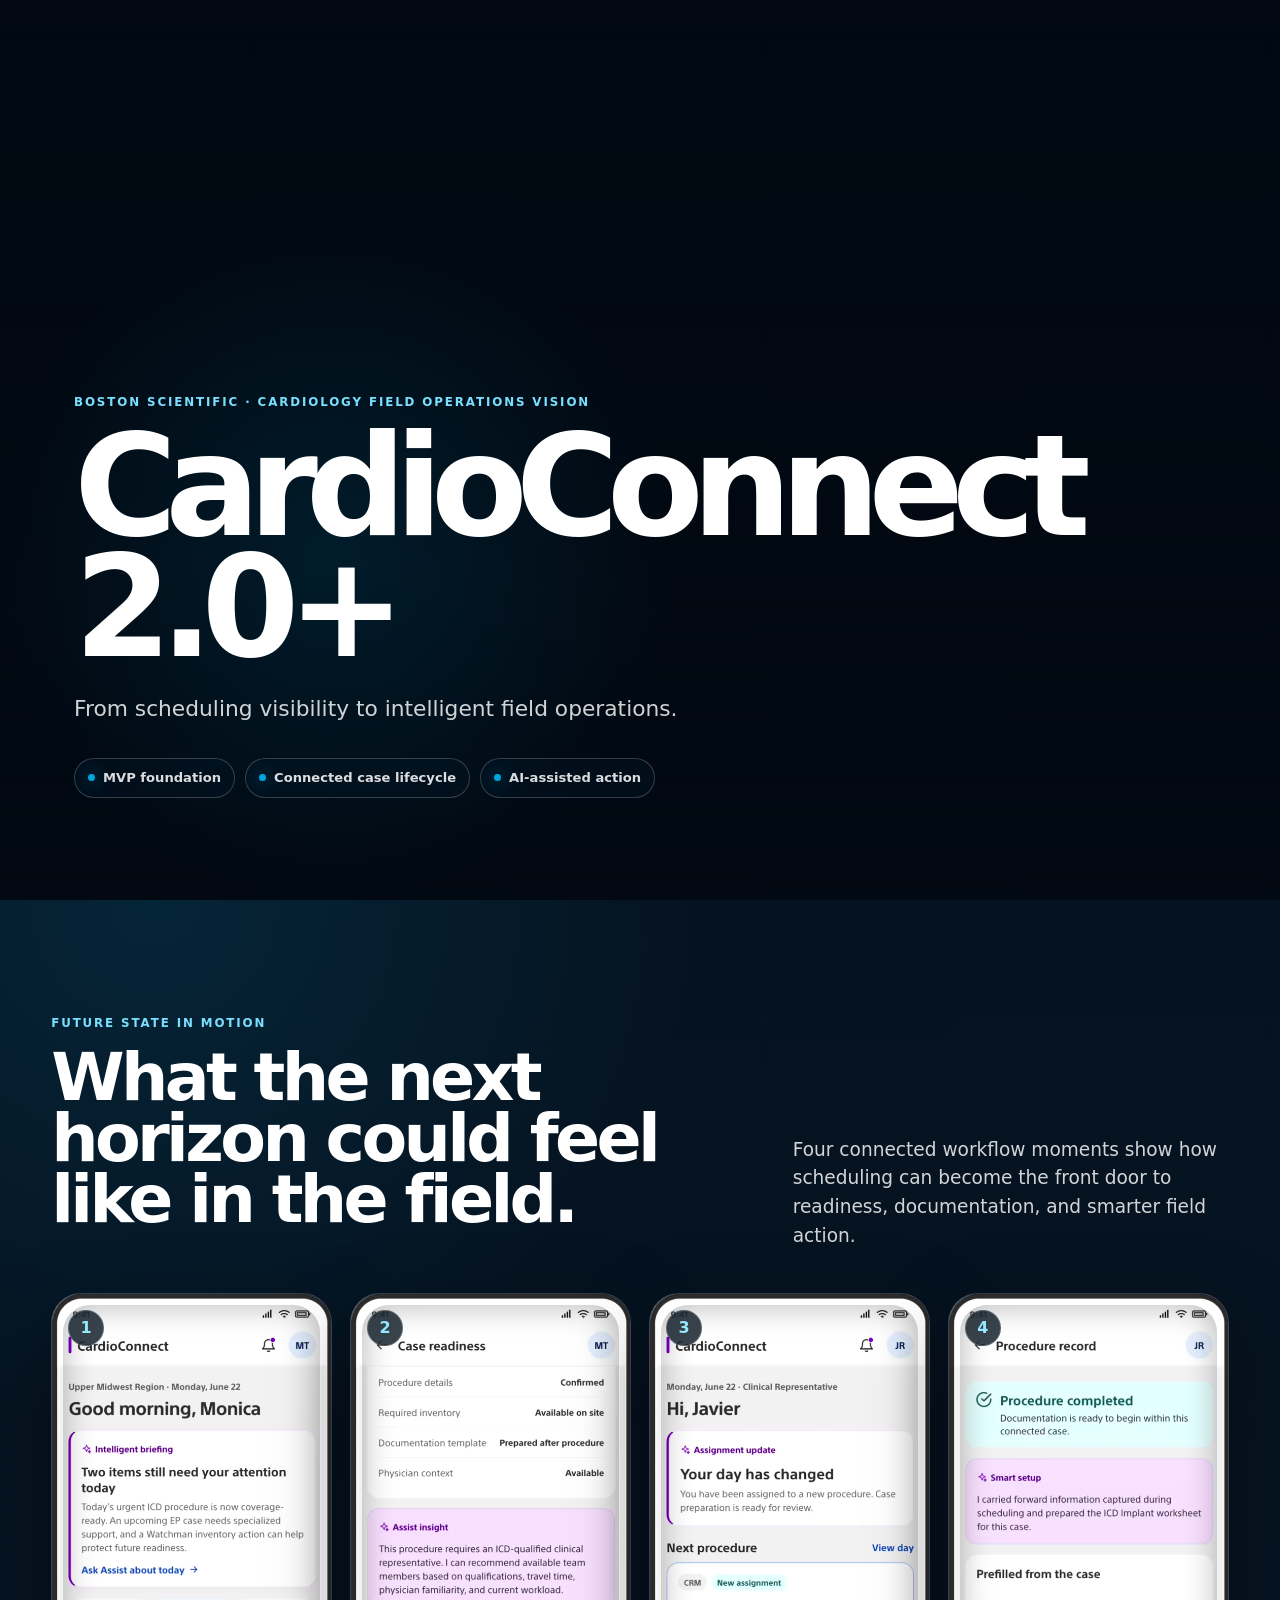
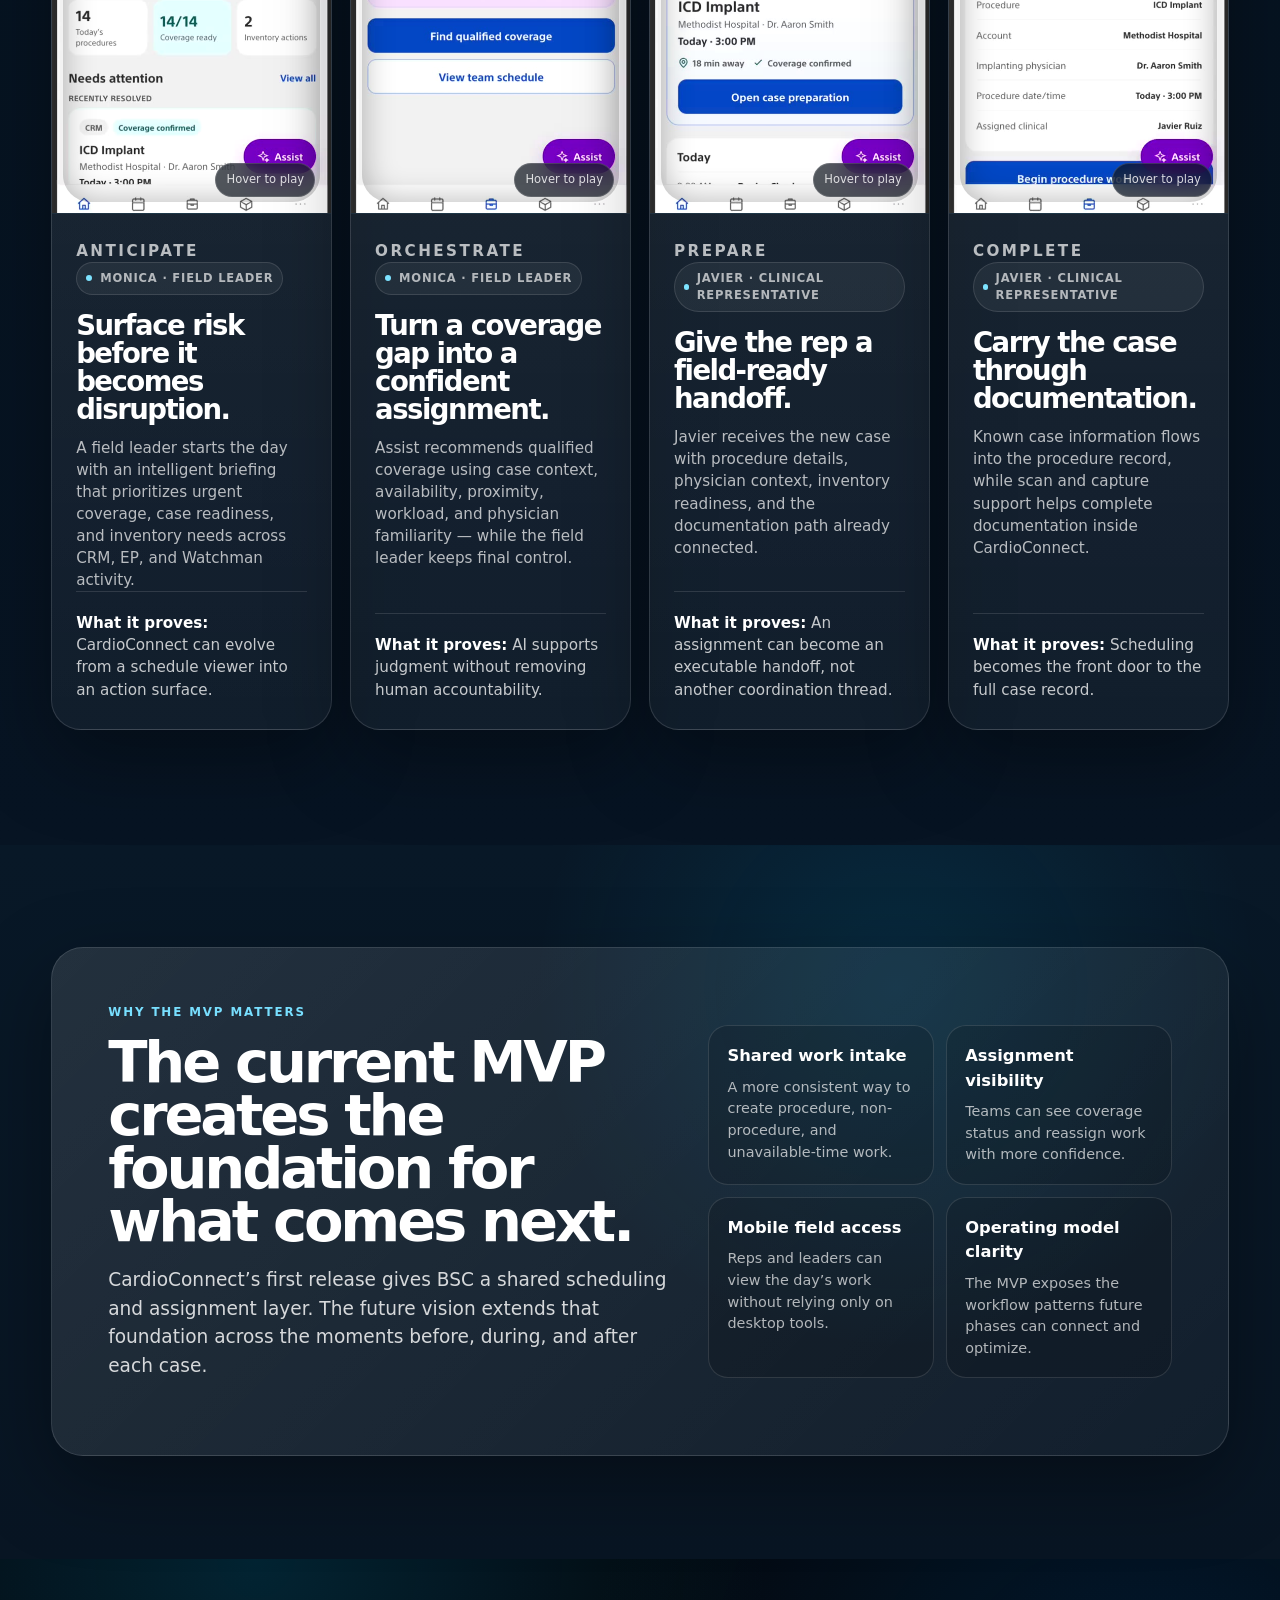
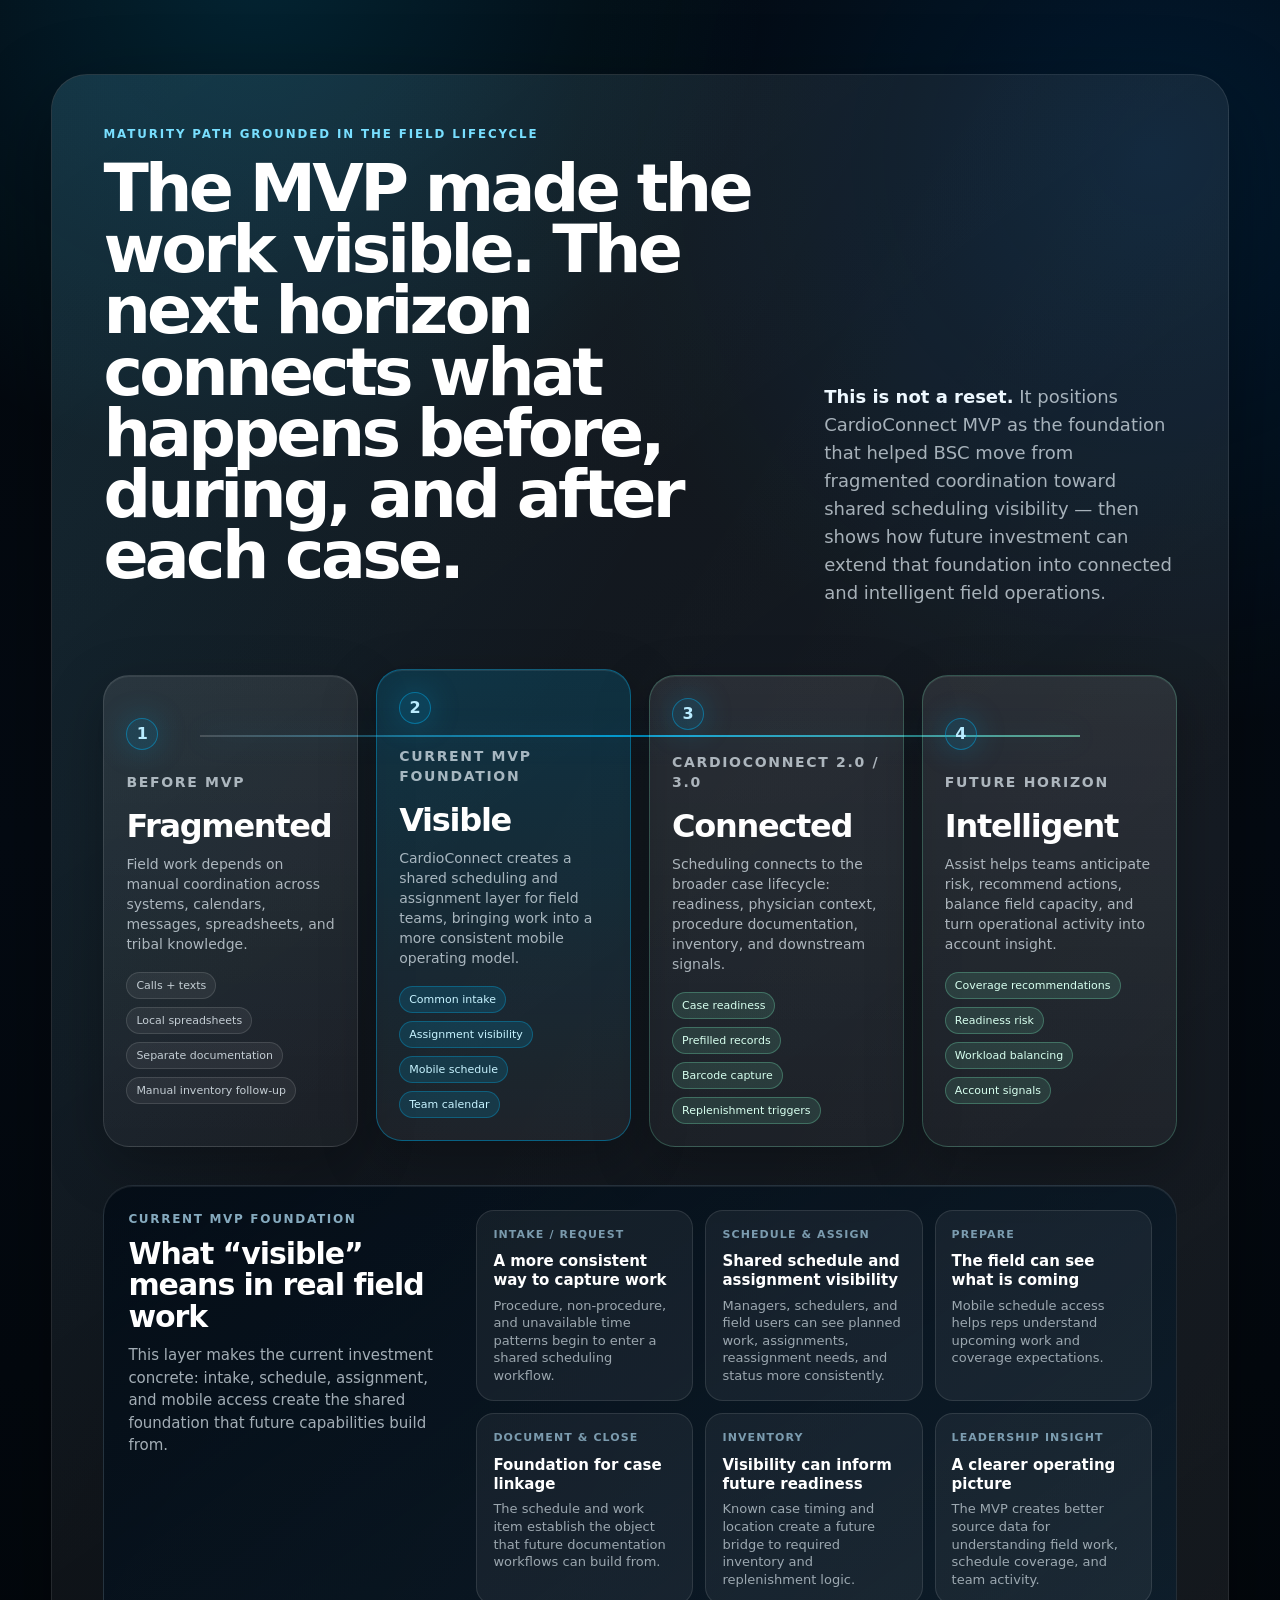
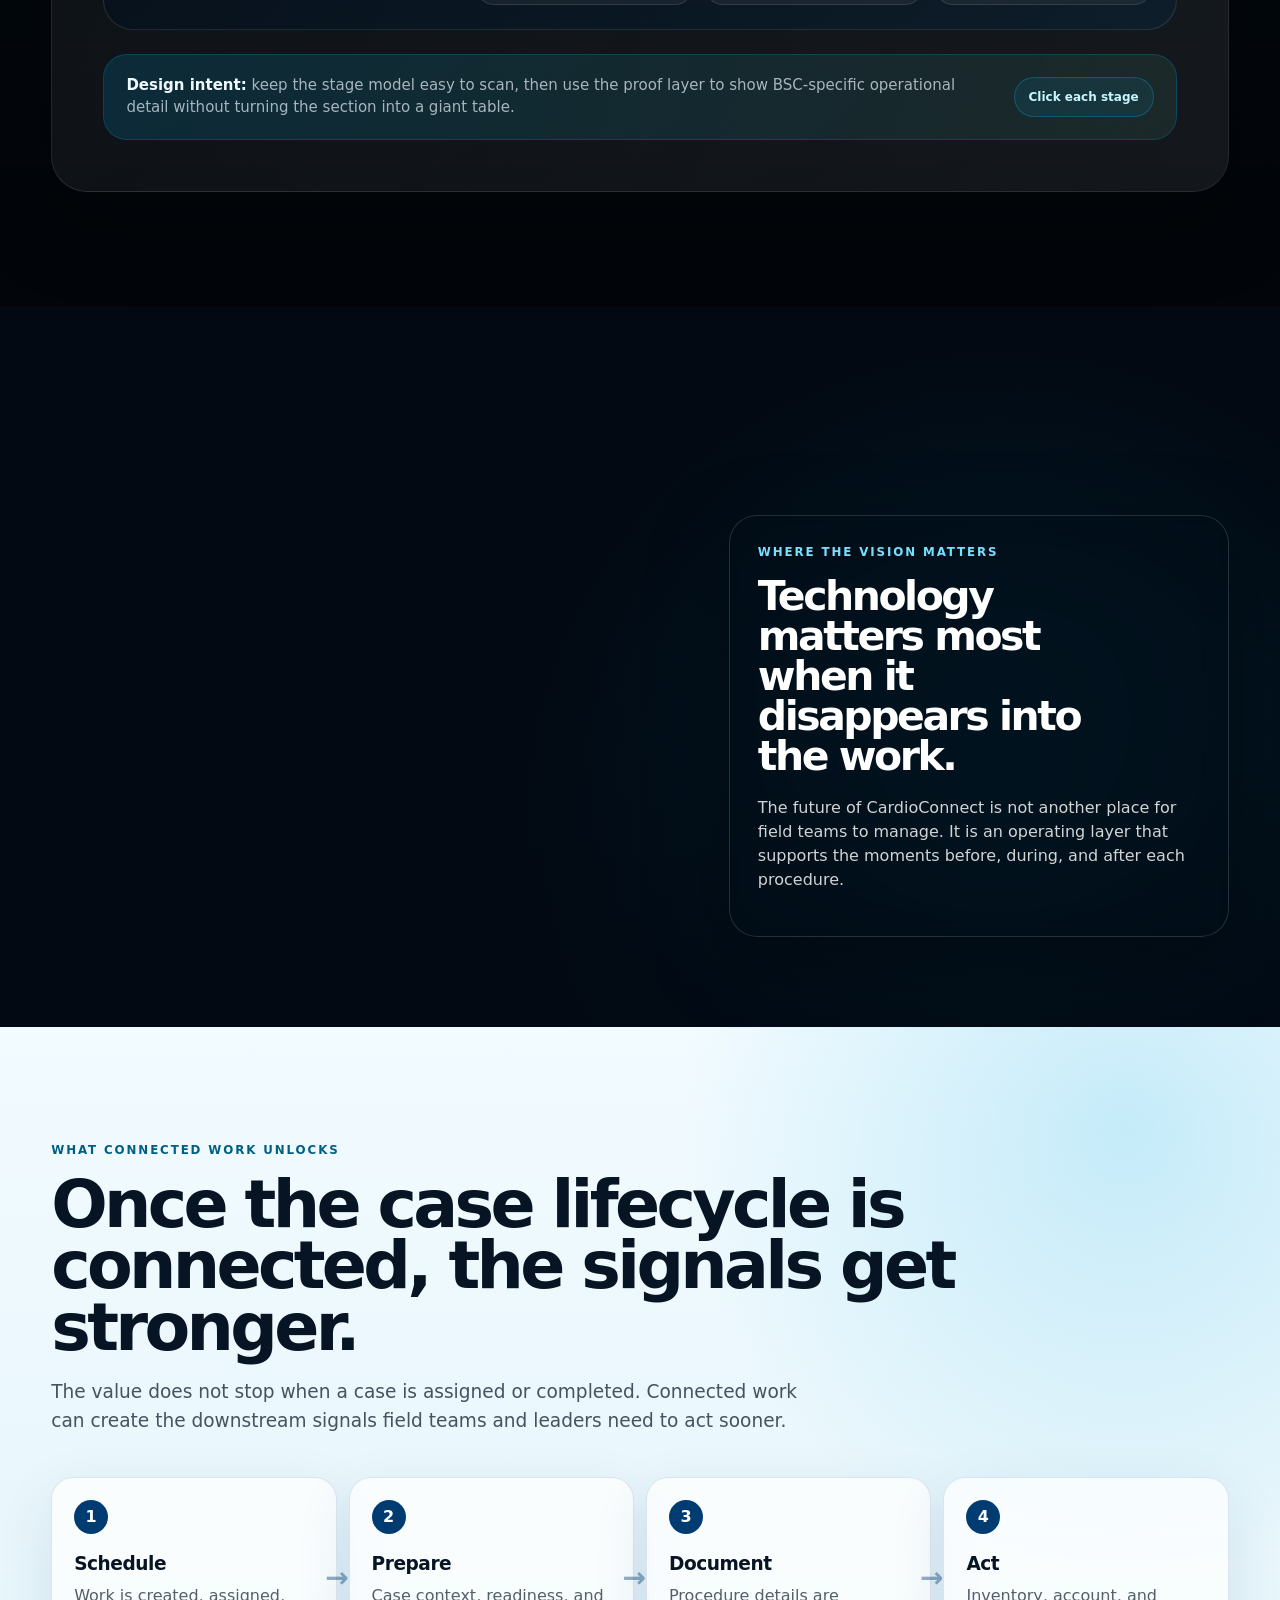
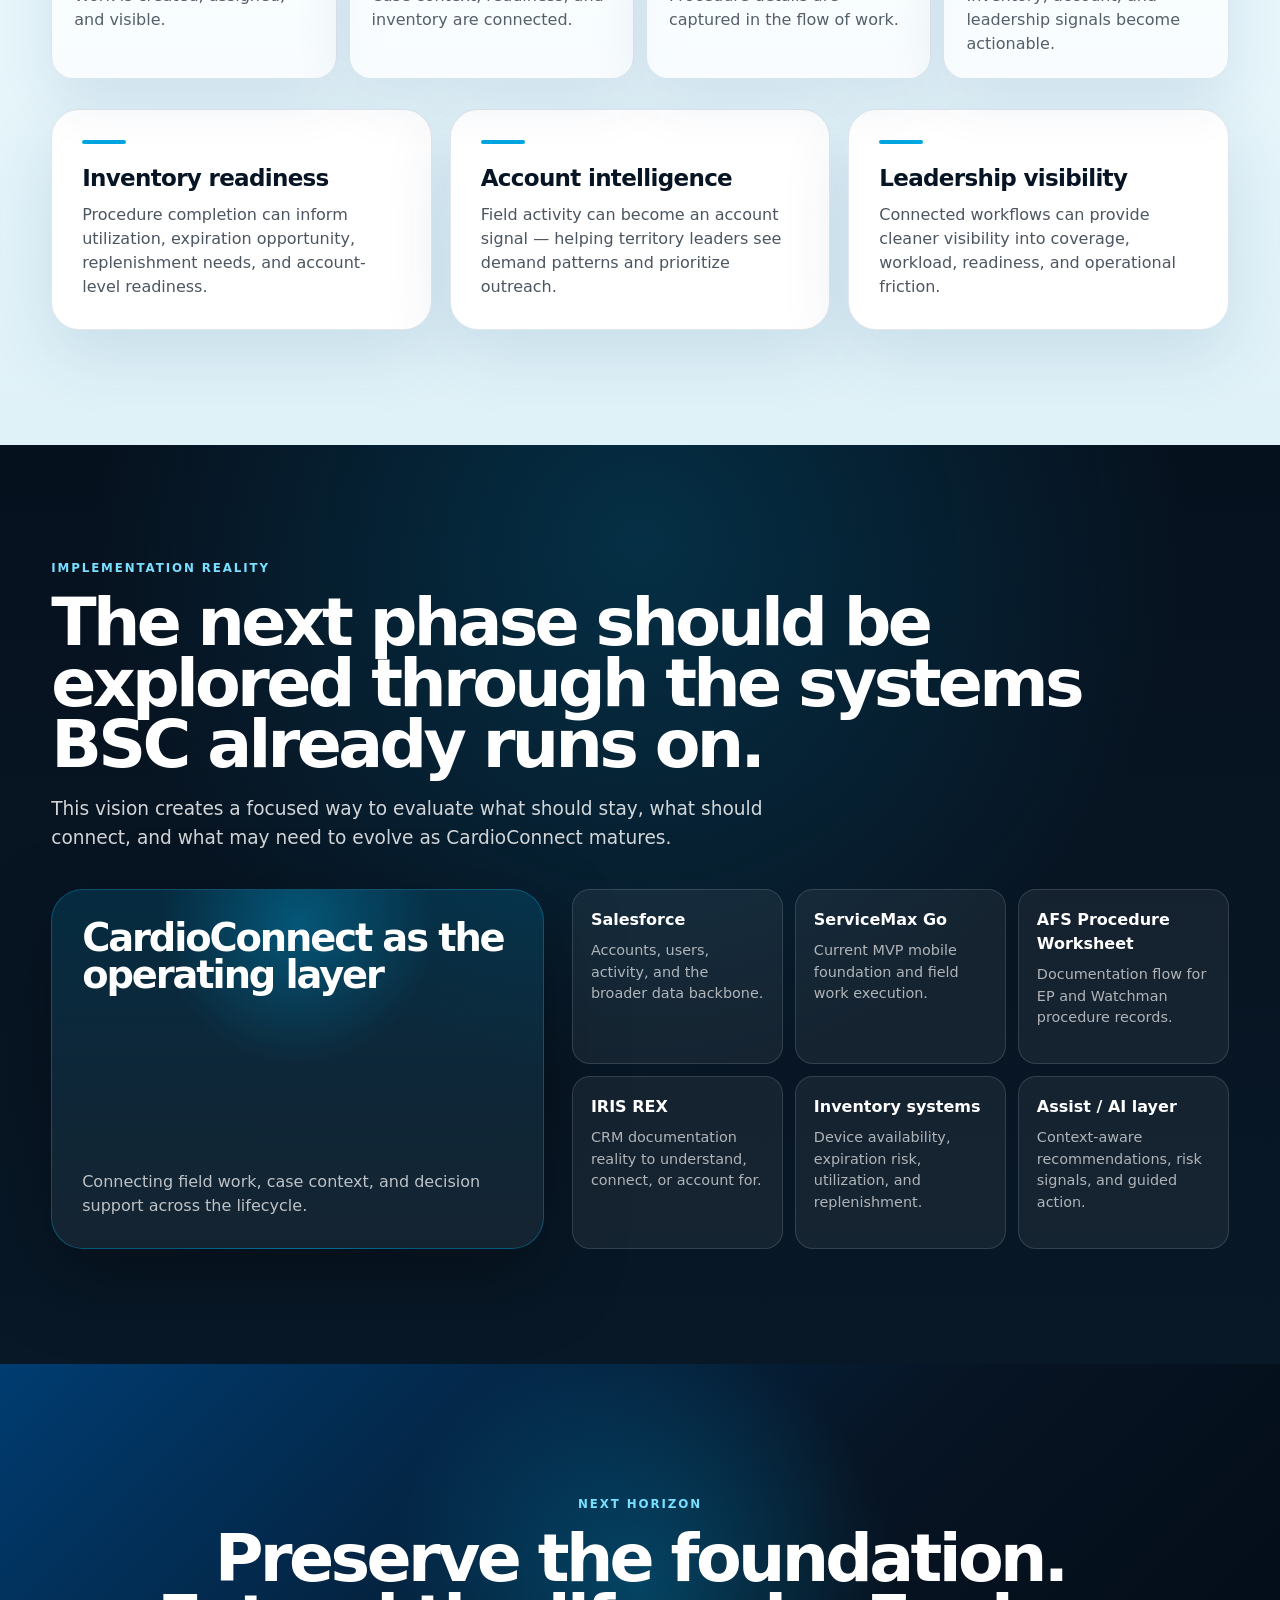
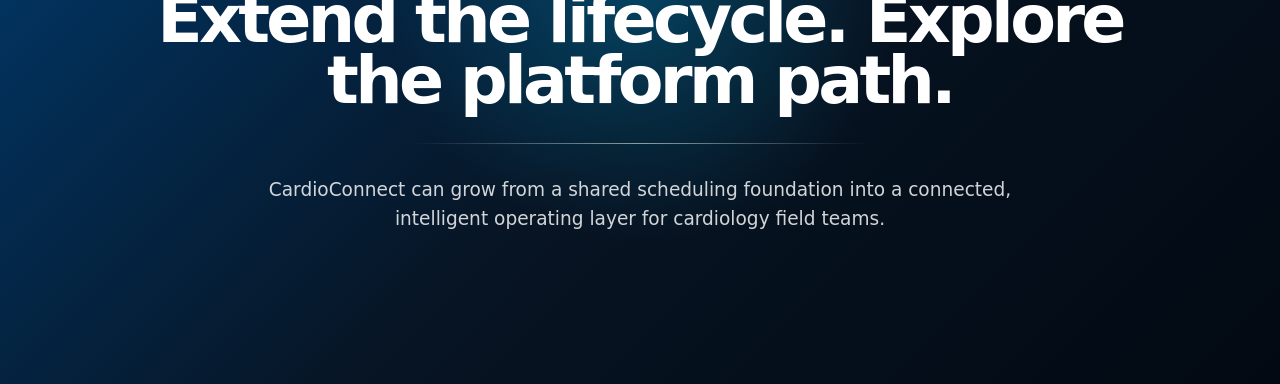
<file: index_v4.html>
<!doctype html>
<html lang="en">
<head>
  <meta charset="utf-8" />
  <meta name="viewport" content="width=device-width, initial-scale=1" />
  <title>CardioConnect 2.0+ | Future State Vision</title>
  <meta name="description" content="A future-state vision for evolving CardioConnect from scheduling visibility to intelligent field operations." />
  <style>
    :root {
      --bsc-blue: #003c71;
      --bsc-cyan: #00a6e0;
      --ink: #071423;
      --navy: #07121f;
      --navy-2: #0a1b2c;
      --navy-3: #10283f;
      --white: #ffffff;
      --muted: rgba(255,255,255,.68);
      --muted-strong: rgba(255,255,255,.82);
      --line: rgba(255,255,255,.13);
      --glass: rgba(255,255,255,.075);
      --glass-strong: rgba(255,255,255,.12);
      --shadow: 0 28px 80px rgba(0,0,0,.34);
      --radius-xl: 32px;
      --radius-lg: 24px;
      --radius-md: 18px;
      --ease: cubic-bezier(.2,.8,.2,1);
      color-scheme: dark;
    }

    * { box-sizing: border-box; }
    html { scroll-behavior: smooth; }
    body {
      margin: 0;
      font-family: Inter, ui-sans-serif, system-ui, -apple-system, BlinkMacSystemFont, "Segoe UI", sans-serif;
      background: radial-gradient(circle at 12% 5%, rgba(0,166,224,.18), transparent 28%), linear-gradient(180deg, #04101d 0%, #071423 42%, #06101d 100%);
      color: var(--white);
      line-height: 1.5;
    }

    a { color: inherit; text-decoration: none; }
    button { font: inherit; }

    .site-shell { overflow: hidden; }
    .section { position: relative; padding: clamp(84px, 9vw, 132px) clamp(22px, 4vw, 64px); }
    .section-inner { width: min(1220px, 100%); margin: 0 auto; position: relative; z-index: 2; }

    .kicker {
      margin: 0 0 14px;
      color: #78dfff;
      letter-spacing: .16em;
      text-transform: uppercase;
      font-size: .74rem;
      font-weight: 800;
    }
    h1, h2, h3, p { margin-top: 0; }
    h1 {
      font-size: clamp(4.1rem, 11vw, 9.6rem);
      line-height: .86;
      letter-spacing: -.085em;
      max-width: 980px;
      margin-bottom: 24px;
      font-weight: 790;
    }
    h2 {
      font-size: clamp(2.25rem, 5.2vw, 5.2rem);
      line-height: .92;
      letter-spacing: -.055em;
      margin-bottom: 20px;
      font-weight: 760;
    }
    h3 {
      font-size: clamp(1.2rem, 1.8vw, 1.65rem);
      line-height: 1.08;
      letter-spacing: -.03em;
      margin-bottom: 12px;
    }
    .lead {
      color: var(--muted-strong);
      max-width: 780px;
      font-size: clamp(1.05rem, 1.45vw, 1.28rem);
      line-height: 1.55;
    }

    /* Hero */
    .hero {
      min-height: 100svh;
      padding: 0;
      display: grid;
      place-items: stretch;
      background: #020912;
    }
    .hero-video {
      position: absolute;
      inset: 0;
      width: 100%;
      height: 100%;
      object-fit: cover;
      opacity: .92;
      filter: saturate(1.08) contrast(1.03);
      transform: scale(1.01);
    }
    .hero::before {
      content: "";
      position: absolute;
      inset: 0;
      background: linear-gradient(90deg, rgba(2,9,18,.28) 0%, rgba(2,9,18,.08) 44%, rgba(2,9,18,.38) 100%);
      z-index: 1;
      animation: heroShade 1.4s ease 2.1s forwards;
    }
    .hero::after {
      content: "";
      position: absolute;
      inset: 0;
      background: radial-gradient(circle at 26% 62%, rgba(0,166,224,.26), transparent 31%), linear-gradient(180deg, transparent 0%, rgba(2,9,18,.18) 52%, rgba(2,9,18,.88) 100%);
      z-index: 1;
      opacity: .48;
    }
    .hero-content {
      position: relative;
      z-index: 3;
      min-height: 100svh;
      display: flex;
      flex-direction: column;
      justify-content: flex-end;
      width: min(1260px, 100%);
      margin: 0 auto;
      padding: clamp(32px, 5vw, 72px) clamp(22px, 5vw, 72px) clamp(64px, 8vw, 104px);
      opacity: 0;
      transform: translateY(18px);
      animation: heroTextIn 1.15s var(--ease) 1.65s forwards;
    }
    .hero-title-row { max-width: 970px; }
    .hero .lead { max-width: 670px; font-size: clamp(1.18rem, 1.7vw, 1.52rem); }
    .hero-badges { display: flex; flex-wrap: wrap; gap: 10px; margin-top: 32px; }
    .badge {
      display: inline-flex;
      align-items: center;
      gap: 8px;
      border: 1px solid rgba(255,255,255,.2);
      background: rgba(3,20,35,.46);
      backdrop-filter: blur(18px);
      color: rgba(255,255,255,.86);
      border-radius: 999px;
      padding: 9px 13px;
      font-weight: 700;
      font-size: .82rem;
    }
    .badge-dot { width: 7px; height: 7px; border-radius: 99px; background: var(--bsc-cyan); box-shadow: 0 0 18px rgba(0,166,224,.9); }

    @keyframes heroTextIn { to { opacity: 1; transform: translateY(0); } }
    @keyframes heroShade { to { background: linear-gradient(90deg, rgba(2,9,18,.76) 0%, rgba(2,9,18,.44) 48%, rgba(2,9,18,.68) 100%); } }

    /* Future workflow cards */
    .workflow-section {
      background:
        radial-gradient(circle at 12% 0%, rgba(0,166,224,.12), transparent 34rem),
        linear-gradient(180deg, rgba(5,18,31,.96), rgba(7,20,35,1));
    }
    .section-head {
      display: grid;
      grid-template-columns: minmax(0, .9fr) minmax(280px, .55fr);
      gap: 28px;
      align-items: end;
      margin-bottom: 42px;
    }
    .section-head .lead { margin-bottom: 0; }
    .workflow-grid {
      display: grid;
      grid-template-columns: repeat(4, minmax(0, 1fr));
      gap: 18px;
      align-items: stretch;
    }
    .workflow-card {
      min-width: 0;
      border: 1px solid rgba(255,255,255,.13);
      background: linear-gradient(180deg, rgba(255,255,255,.105), rgba(255,255,255,.045));
      border-radius: 30px;
      overflow: hidden;
      box-shadow: var(--shadow);
      position: relative;
      transition: transform .3s var(--ease), border-color .3s var(--ease), background .3s var(--ease);
      display: flex;
      flex-direction: column;
    }
    .workflow-card:hover, .workflow-card.is-playing {
      transform: translateY(-8px);
      border-color: rgba(0,166,224,.55);
      background: linear-gradient(180deg, rgba(0,166,224,.16), rgba(255,255,255,.05));
    }
    .workflow-media {
      position: relative;
      aspect-ratio: 55 / 108;
      max-height: 520px;
      background:
        radial-gradient(circle at 50% 18%, rgba(0,166,224,.18), transparent 48%),
        #061321;
      overflow: hidden;
      border-bottom: 1px solid rgba(255,255,255,.1);
      display: grid;
      place-items: center;
    }
    .workflow-media::before {
      content: "";
      position: absolute;
      inset: 10px;
      border-radius: 28px;
      border: 1px solid rgba(255,255,255,.14);
      pointer-events: none;
      z-index: 2;
      box-shadow: inset 0 0 32px rgba(0,0,0,.3);
    }
    .workflow-media video {
      width: 100%;
      height: 100%;
      object-fit: contain;
      display: block;
      filter: saturate(1.03) contrast(1.02);
      background: #061321;
    }
    .card-number {
      position: absolute;
      top: 16px; left: 16px;
      z-index: 4;
      display: grid; place-items: center;
      width: 36px; height: 36px;
      border-radius: 999px;
      background: rgba(3,17,29,.78);
      border: 1px solid rgba(255,255,255,.18);
      color: #93e8ff;
      font-weight: 850;
      backdrop-filter: blur(14px);
    }
    .play-hint {
      position: absolute;
      right: 16px; bottom: 16px;
      z-index: 4;
      font-size: .72rem;
      color: rgba(255,255,255,.82);
      background: rgba(2,10,18,.68);
      border: 1px solid rgba(255,255,255,.14);
      border-radius: 999px;
      padding: 7px 10px;
      backdrop-filter: blur(12px);
    }
    .workflow-copy {
      padding: 26px 24px 28px;
      display: flex;
      flex-direction: column;
      flex: 1;
    }
    .workflow-chapter {
      margin: 0 0 10px;
      color: #9be7ff;
      letter-spacing: .16em;
      text-transform: uppercase;
      font-size: .76rem;
      font-weight: 850;
    }
    .actor-tag {
      display: inline-flex;
      width: fit-content;
      align-items: center;
      gap: 8px;
      margin: 0 0 16px;
      font-size: .72rem;
      letter-spacing: .07em;
      text-transform: uppercase;
      color: rgba(255,255,255,.66);
      font-weight: 800;
      border: 1px solid rgba(255,255,255,.12);
      background: rgba(255,255,255,.055);
      border-radius: 999px;
      padding: 7px 9px;
    }
    .actor-tag::before { content: ""; width: 6px; height: 6px; border-radius: 999px; background: #7de3ff; }
    .workflow-copy h3 {
      font-size: clamp(1.45rem, 2.15vw, 2.05rem);
      line-height: 1.02;
      letter-spacing: -.055em;
      margin-bottom: 14px;
    }
    .workflow-copy p {
      color: rgba(255,255,255,.70);
      margin-bottom: 0;
      font-size: clamp(.95rem, 1.06vw, 1.05rem);
      line-height: 1.45;
    }
    .workflow-proof {
      margin-top: auto;
      padding-top: 20px;
      border-top: 1px solid rgba(255,255,255,.12);
      color: rgba(255,255,255,.76) !important;
    }
    .workflow-proof strong { color: #fff; font-weight: 850; }


    /* Foundation bridge */
    .foundation {
      background:
        radial-gradient(circle at 70% 20%, rgba(0,166,224,.13), transparent 34%),
        linear-gradient(180deg, #081827, #081523);
      padding-top: clamp(76px, 8vw, 116px);
      padding-bottom: clamp(76px, 8vw, 116px);
    }
    .foundation-panel {
      display: grid;
      grid-template-columns: minmax(0, .88fr) minmax(360px, .72fr);
      gap: 34px;
      align-items: center;
      border: 1px solid rgba(255,255,255,.13);
      border-radius: var(--radius-xl);
      background: linear-gradient(135deg, rgba(255,255,255,.11), rgba(255,255,255,.045));
      box-shadow: var(--shadow);
      padding: clamp(28px, 4.5vw, 56px);
    }
    .foundation-panel h2 { font-size: clamp(2.2rem, 4.5vw, 4.3rem); margin-bottom: 18px; }
    .foundation-proof {
      display: grid;
      grid-template-columns: 1fr 1fr;
      gap: 12px;
    }
    .proof-card {
      border: 1px solid rgba(255,255,255,.12);
      border-radius: 20px;
      background: rgba(0,0,0,.15);
      padding: 18px;
      min-height: 132px;
    }
    .proof-card strong { display: block; font-size: 1.02rem; margin-bottom: 8px; }
    .proof-card span { color: rgba(255,255,255,.68); font-size: .9rem; display: block; }

    /* Maturity model */
    .maturity {
      background:
        radial-gradient(circle at 20% 0%, rgba(0,166,224,.18), transparent 32rem),
        radial-gradient(circle at 90% 10%, rgba(0,60,113,.35), transparent 36rem),
        linear-gradient(180deg, #03070c 0%, #040a12 45%, #02060a 100%);
    }
    .maturity-shell {
      border: 1px solid rgba(255,255,255,.10);
      border-radius: 36px;
      background: linear-gradient(145deg, rgba(255,255,255,.08), rgba(255,255,255,.035));
      box-shadow: var(--shadow);
      overflow: hidden;
      position: relative;
      padding: clamp(24px, 4vw, 56px);
    }
    .maturity-shell::before {
      content: "";
      position: absolute;
      inset: 0;
      background: linear-gradient(120deg, rgba(0,166,224,.10), transparent 40%, rgba(255,255,255,.04));
      pointer-events: none;
    }
    .mm-header-row {
      display: grid;
      grid-template-columns: minmax(0, 1.05fr) minmax(320px, .55fr);
      gap: 48px;
      align-items: end;
      margin-bottom: 50px;
      position: relative;
      z-index: 2;
    }
    .mm-lead {
      margin: 0;
      color: rgba(238,248,255,.68);
      font-size: 18px;
      line-height: 1.55;
      max-width: 520px;
    }
    .mm-lead strong { color: #eef8ff; font-weight: 650; }
    .mm-timeline-wrap {
      position: relative;
      margin: 26px 0 28px;
      padding: 18px 0 8px;
      z-index: 2;
    }
    .mm-timeline-line {
      position: absolute;
      left: 9%;
      right: 9%;
      top: 78px;
      height: 2px;
      background: linear-gradient(90deg, rgba(255,255,255,.16), rgba(0,166,224,.95), rgba(121,242,192,.58));
      box-shadow: 0 0 30px rgba(0,166,224,.33);
    }
    .mm-stages {
      display: grid;
      grid-template-columns: repeat(4, minmax(0, 1fr));
      gap: 18px;
      position: relative;
      z-index: 2;
    }
    .mm-stage-card {
      min-height: 330px;
      border-radius: 26px;
      padding: 22px;
      border: 1px solid rgba(255,255,255,.11);
      background: linear-gradient(180deg, rgba(255,255,255,.095), rgba(255,255,255,.045));
      box-shadow: inset 0 1px 0 rgba(255,255,255,.08), 0 18px 55px rgba(0,0,0,.25);
      transition: transform .25s ease, border-color .25s ease, background .25s ease;
      cursor: pointer;
      text-align: left;
      color: inherit;
      font: inherit;
      width: 100%;
    }
    .mm-stage-card:hover, .mm-stage-card.active {
      transform: translateY(-6px);
      border-color: rgba(0,166,224,.55);
      background: linear-gradient(180deg, rgba(0,166,224,.16), rgba(255,255,255,.055));
    }
    .mm-stage-card.mvp {
      border-color: rgba(0,166,224,.42);
      background: linear-gradient(180deg, rgba(0,166,224,.18), rgba(255,255,255,.055));
    }
    .mm-stage-card.future { border-color: rgba(121,242,192,.24); }
    .mm-stage-node {
      width: 32px;
      height: 32px;
      border-radius: 99px;
      display: grid;
      place-items: center;
      background: rgba(0,166,224,.14);
      border: 1px solid rgba(0,166,224,.5);
      color: #b9ecff;
      font-weight: 750;
      box-shadow: 0 0 30px rgba(0,166,224,.25);
      margin-bottom: 22px;
    }
    .mm-stage-meta {
      font-size: 12px;
      letter-spacing: .12em;
      text-transform: uppercase;
      color: rgba(238,248,255,.50);
      margin: 0 0 12px;
      font-weight: 750;
    }
    .mm-stage-card h3 {
      font-size: clamp(1.65rem, 2.5vw, 2rem);
      line-height: 1;
      letter-spacing: -.04em;
      margin: 0 0 12px;
    }
    .mm-stage-card p {
      color: rgba(238,248,255,.68);
      margin: 0 0 18px;
      line-height: 1.43;
      font-size: 14px;
    }
    .mm-chips {
      display: flex;
      flex-wrap: wrap;
      gap: 8px;
      margin-top: auto;
    }
    .mm-chip {
      display: inline-flex;
      padding: 7px 9px;
      border-radius: 999px;
      border: 1px solid rgba(255,255,255,.12);
      background: rgba(255,255,255,.06);
      color: rgba(238,248,255,.78);
      font-size: 11px;
      line-height: 1;
      white-space: nowrap;
    }
    .mm-chip.mvp-chip {
      background: rgba(0,166,224,.16);
      color: #c7f3ff;
      border-color: rgba(0,166,224,.35);
    }
    .mm-chip.future-chip {
      background: rgba(121,242,192,.12);
      color: #d7ffef;
      border-color: rgba(121,242,192,.28);
    }
    .mm-proof-panel {
      display: grid;
      grid-template-columns: 330px minmax(0, 1fr);
      gap: 18px;
      border: 1px solid rgba(255,255,255,.11);
      background: linear-gradient(145deg, rgba(3,12,22,.86), rgba(10,35,54,.54));
      border-radius: 30px;
      padding: 24px;
      margin-top: 30px;
      box-shadow: inset 0 1px 0 rgba(255,255,255,.07);
      position: relative;
      z-index: 2;
    }
    .mm-proof-label {
      margin: 0 0 10px;
      color: rgba(185,231,255,.72);
      font-size: 12px;
      text-transform: uppercase;
      letter-spacing: .14em;
      font-weight: 800;
    }
    .mm-proof-title {
      margin: 0 0 12px;
      font-size: 30px;
      letter-spacing: -.035em;
      line-height: 1.05;
    }
    .mm-proof-copy {
      margin: 0;
      color: rgba(238,248,255,.68);
      line-height: 1.5;
      font-size: 15px;
    }
    .mm-proof-grid {
      display: grid;
      grid-template-columns: repeat(3, minmax(0, 1fr));
      gap: 12px;
    }
    .mm-proof-item {
      border-radius: 18px;
      border: 1px solid rgba(255,255,255,.10);
      background: rgba(255,255,255,.055);
      padding: 16px;
      min-height: 130px;
    }
    .mm-proof-item span {
      display: block;
      color: rgba(185,231,255,.62);
      font-size: 11px;
      letter-spacing: .10em;
      text-transform: uppercase;
      font-weight: 800;
      margin-bottom: 9px;
    }
    .mm-proof-item strong {
      display: block;
      font-size: 15px;
      line-height: 1.25;
      margin-bottom: 7px;
    }
    .mm-proof-item p {
      margin: 0;
      color: rgba(238,248,255,.62);
      font-size: 13px;
      line-height: 1.35;
    }
    .mm-bottom-claim {
      margin-top: 24px;
      display: grid;
      grid-template-columns: 1fr auto;
      gap: 22px;
      align-items: center;
      border-radius: 24px;
      padding: 20px 22px;
      background: linear-gradient(90deg, rgba(0,166,224,.16), rgba(121,242,192,.08));
      border: 1px solid rgba(0,166,224,.22);
      position: relative;
      z-index: 2;
    }
    .mm-bottom-claim p {
      margin: 0;
      color: rgba(238,248,255,.68);
      font-size: 15px;
      line-height: 1.45;
    }
    .mm-bottom-claim strong { color: #eef8ff; }
    .mm-mode-tag {
      color: #c6f7ff;
      border: 1px solid rgba(0,166,224,.32);
      background: rgba(0,166,224,.10);
      padding: 10px 14px;
      border-radius: 999px;
      font-size: 12px;
      font-weight: 750;
      white-space: nowrap;
    }


    /* Human moment */
    .human-moment {
      min-height: 720px;
      display: grid;
      align-items: stretch;
      padding-top: clamp(80px, 8vw, 120px);
      padding-bottom: clamp(56px, 7vw, 92px);
      background: #020912;
      overflow: hidden;
    }
    .human-moment video {
      position: absolute;
      inset: 0;
      width: 100%;
      height: 100%;
      object-fit: cover;
      object-position: center center;
      opacity: .94;
      filter: saturate(1.05) contrast(1.04);
    }
    .human-moment::before {
      content: "";
      position: absolute;
      inset: 0;
      z-index: 1;
      background:
        linear-gradient(180deg, rgba(2,9,18,.14) 0%, rgba(2,9,18,.18) 44%, rgba(2,9,18,.74) 100%),
        radial-gradient(circle at 78% 72%, rgba(0,166,224,.18), transparent 30rem),
        linear-gradient(90deg, rgba(2,9,18,.42) 0%, rgba(2,9,18,.10) 45%, rgba(2,9,18,.24) 100%);
    }
    .human-moment .section-inner {
      position: relative;
      z-index: 2;
      display: flex;
      justify-content: flex-end;
      align-items: flex-end;
      min-height: 100%;
    }
    .human-card {
      max-width: 500px;
      padding: clamp(20px, 2.2vw, 28px);
      border: 1px solid rgba(255,255,255,.14);
      background: rgba(2,12,22,.42);
      border-radius: 28px;
      backdrop-filter: blur(14px);
      box-shadow: 0 24px 80px rgba(0,0,0,.34);
    }
    .human-card h2 {
      font-size: clamp(2rem, 3.2vw, 3.6rem);
      line-height: .98;
      letter-spacing: -.06em;
      max-width: 8.5em;
    }
    .human-card .lead {
      font-size: clamp(1rem, 1.2vw, 1.18rem);
      line-height: 1.5;
      max-width: 36rem;
    }

    /* Outcome / systems / closing */
    .outcomes {
      background:
        radial-gradient(circle at 88% 10%, rgba(0,166,224,.18), transparent 28rem),
        linear-gradient(180deg, #f2fbff 0%, #dff2f8 100%);
      color: var(--ink);
    }
    .outcomes .kicker { color: #005f86; }
    .outcomes .lead { color: rgba(7,20,35,.72); }
    .signal-path {
      display: grid;
      grid-template-columns: repeat(4, minmax(0, 1fr));
      gap: 12px;
      margin: 42px 0 30px;
      align-items: stretch;
    }
    .signal-step {
      position: relative;
      background: rgba(255,255,255,.72);
      border: 1px solid rgba(0,60,113,.12);
      border-radius: 22px;
      padding: 22px;
      box-shadow: 0 18px 56px rgba(0,60,113,.10);
      min-height: 160px;
    }
    .signal-step:not(:last-child)::after {
      content: "→";
      position: absolute;
      right: -13px;
      top: 50%;
      transform: translateY(-50%);
      color: rgba(0,60,113,.42);
      font-size: 28px;
      font-weight: 700;
      z-index: 2;
    }
    .signal-step span {
      display: inline-flex;
      width: 34px;
      height: 34px;
      border-radius: 99px;
      align-items: center;
      justify-content: center;
      background: #003c71;
      color: #fff;
      font-weight: 850;
      margin-bottom: 20px;
    }
    .signal-step strong { display: block; font-size: 1.16rem; line-height: 1.05; margin-bottom: 10px; letter-spacing: -.025em; }
    .signal-step p { color: rgba(7,20,35,.68); margin-bottom: 0; }
    .outcome-grid {
      display: grid;
      grid-template-columns: repeat(3, minmax(0, 1fr));
      gap: 18px;
      margin-top: 28px;
    }
    .outcome-card {
      background: #fff;
      border: 1px solid rgba(0,60,113,.12);
      border-radius: 28px;
      padding: 30px;
      box-shadow: 0 22px 70px rgba(0,60,113,.12);
    }
    .outcome-card::before {
      content: "";
      display: block;
      width: 44px;
      height: 4px;
      border-radius: 99px;
      background: #00a6e0;
      margin-bottom: 22px;
    }
    .outcome-card p { color: rgba(7,20,35,.72); margin-bottom: 0; }

    .systems {
      background:
        radial-gradient(circle at 50% 10%, rgba(0,166,224,.20), transparent 34rem),
        linear-gradient(180deg, #06111e, #081827);
    }
    .systems-map {
      display: grid;
      grid-template-columns: minmax(280px, .75fr) minmax(0, 1fr);
      gap: 28px;
      align-items: stretch;
      margin-top: 36px;
    }
    .system-core {
      border-radius: var(--radius-xl);
      background: radial-gradient(circle at 50% 10%, rgba(0,166,224,.35), transparent 34%), linear-gradient(180deg, rgba(0,166,224,.16), rgba(255,255,255,.055));
      border: 1px solid rgba(0,166,224,.35);
      padding: 30px;
      display: flex; flex-direction: column; justify-content: space-between;
      min-height: 360px;
      box-shadow: var(--shadow);
    }
    .system-core strong { font-size: clamp(1.8rem, 3vw, 3rem); letter-spacing: -.055em; line-height: .95; }
    .system-core p { color: rgba(255,255,255,.72); margin-bottom: 0; }
    .system-grid { display: grid; grid-template-columns: repeat(3, minmax(0, 1fr)); gap: 12px; }
    .system-chip {
      border: 1px solid rgba(255,255,255,.13);
      border-radius: 18px;
      background: rgba(255,255,255,.06);
      padding: 18px;
      min-height: 138px;
      transition: transform .22s var(--ease), background .22s var(--ease), border-color .22s var(--ease);
    }
    .system-chip:hover { transform: translateY(-4px); background: rgba(0,166,224,.10); border-color: rgba(0,166,224,.32); }
    .system-chip strong { display: block; margin-bottom: 8px; }
    .system-chip span { display: block; color: rgba(255,255,255,.66); font-size: .9rem; }

    .closing {
      min-height: 620px;
      display: grid;
      place-items: center;
      text-align: center;
      background:
        radial-gradient(circle at 50% 36%, rgba(0,166,224,.30), transparent 34%),
        linear-gradient(135deg, #003c71 0%, #071423 52%, #020912 100%);
    }
    .closing h2 { max-width: 1020px; margin-left: auto; margin-right: auto; }
    .closing .lead { margin-left: auto; margin-right: auto; max-width: 760px; }
    .closing-line {
      width: min(460px, 80%);
      height: 1px;
      background: linear-gradient(90deg, transparent, rgba(255,255,255,.54), transparent);
      margin: 32px auto;
    }


    @media (max-width: 1050px) {
      .workflow-grid, .mm-stages, .mm-proof-grid, .signal-path { grid-template-columns: repeat(2, minmax(0, 1fr)); }
      .section-head, .foundation-panel, .systems-map, .mm-header-row, .mm-proof-panel { grid-template-columns: 1fr; }
      .system-grid { grid-template-columns: repeat(2, minmax(0, 1fr)); }
      .outcome-grid { grid-template-columns: 1fr; }
    }
    @media (max-width: 650px) {
      .section { padding-left: 18px; padding-right: 18px; }
      .workflow-grid, .mm-stages, .mm-proof-grid, .signal-path, .foundation-proof, .system-grid { grid-template-columns: 1fr; }
      h1 { font-size: clamp(3.4rem, 20vw, 5.5rem); }
      .hero-content { padding-bottom: 56px; }
      .mm-timeline-line { display: none; }
      .mm-bottom-claim { grid-template-columns: 1fr; }
      .workflow-media { aspect-ratio: 55/108; max-height: none; }
      .signal-step:not(:last-child)::after { display: none; }
    }

    @media (prefers-reduced-motion: reduce) {
      *, *::before, *::after { animation-duration: .01ms !important; animation-iteration-count: 1 !important; scroll-behavior: auto !important; transition: none !important; }
      video { animation: none !important; }
    }
  </style>
</head>
<body>
  <main class="site-shell">
    <section class="hero" aria-label="CardioConnect 2.0 future state hero">
      <video class="hero-video" src="assets/cinematic/city1.mp4" autoplay muted loop playsinline preload="auto"></video>
      <div class="hero-content">
        <div class="hero-title-row">
          <p class="kicker">Boston Scientific · Cardiology field operations vision</p>
          <h1>CardioConnect 2.0+</h1>
          <p class="lead">From scheduling visibility to intelligent field operations.</p>
          <div class="hero-badges" aria-label="Vision themes">
            <span class="badge"><span class="badge-dot"></span>MVP foundation</span>
            <span class="badge"><span class="badge-dot"></span>Connected case lifecycle</span>
            <span class="badge"><span class="badge-dot"></span>AI-assisted action</span>
          </div>
        </div>
      </div>
    </section>

    <section class="section workflow-section" id="future-state">
      <div class="section-inner">
        <div class="section-head">
          <div>
            <p class="kicker">Future state in motion</p>
            <h2>What the next horizon could feel like in the field.</h2>
          </div>
          <p class="lead">Four connected workflow moments show how scheduling can become the front door to readiness, documentation, and smarter field action.</p>
        </div>

        <div class="workflow-grid" aria-label="Four workflow moments">
          <article class="workflow-card">
            <div class="workflow-media">
              <span class="card-number">1</span>
              <video src="assets/workflow-loops/anticipate.mp4" poster="assets/workflow-loops/anticipate-poster.jpg" muted loop playsinline preload="metadata"></video>
              <span class="play-hint">Hover to play</span>
            </div>
            <div class="workflow-copy">
              <p class="workflow-chapter">Anticipate</p>
              <span class="actor-tag">Monica · Field Leader</span>
              <h3>Surface risk before it becomes disruption.</h3>
              <p>A field leader starts the day with an intelligent briefing that prioritizes urgent coverage, case readiness, and inventory needs across CRM, EP, and Watchman activity.</p>
              <p class="workflow-proof"><strong>What it proves:</strong> CardioConnect can evolve from a schedule viewer into an action surface.</p>
            </div>
          </article>

          <article class="workflow-card">
            <div class="workflow-media">
              <span class="card-number">2</span>
              <video src="assets/workflow-loops/orchestrate.mp4" poster="assets/workflow-loops/orchestrate-poster.jpg" muted loop playsinline preload="metadata"></video>
              <span class="play-hint">Hover to play</span>
            </div>
            <div class="workflow-copy">
              <p class="workflow-chapter">Orchestrate</p>
              <span class="actor-tag">Monica · Field Leader</span>
              <h3>Turn a coverage gap into a confident assignment.</h3>
              <p>Assist recommends qualified coverage using case context, availability, proximity, workload, and physician familiarity — while the field leader keeps final control.</p>
              <p class="workflow-proof"><strong>What it proves:</strong> AI supports judgment without removing human accountability.</p>
            </div>
          </article>

          <article class="workflow-card">
            <div class="workflow-media">
              <span class="card-number">3</span>
              <video src="assets/workflow-loops/prepare.mp4" poster="assets/workflow-loops/prepare-poster.jpg" muted loop playsinline preload="metadata"></video>
              <span class="play-hint">Hover to play</span>
            </div>
            <div class="workflow-copy">
              <p class="workflow-chapter">Prepare</p>
              <span class="actor-tag">Javier · Clinical Representative</span>
              <h3>Give the rep a field-ready handoff.</h3>
              <p>Javier receives the new case with procedure details, physician context, inventory readiness, and the documentation path already connected.</p>
              <p class="workflow-proof"><strong>What it proves:</strong> An assignment can become an executable handoff, not another coordination thread.</p>
            </div>
          </article>

          <article class="workflow-card">
            <div class="workflow-media">
              <span class="card-number">4</span>
              <video src="assets/workflow-loops/complete.mp4" poster="assets/workflow-loops/complete-poster.jpg" muted loop playsinline preload="metadata"></video>
              <span class="play-hint">Hover to play</span>
            </div>
            <div class="workflow-copy">
              <p class="workflow-chapter">Complete</p>
              <span class="actor-tag">Javier · Clinical Representative</span>
              <h3>Carry the case through documentation.</h3>
              <p>Known case information flows into the procedure record, while scan and capture support helps complete documentation inside CardioConnect.</p>
              <p class="workflow-proof"><strong>What it proves:</strong> Scheduling becomes the front door to the full case record.</p>
            </div>
          </article>
        </div>
      </div>
    </section>

    <section class="section foundation" id="foundation">
      <div class="section-inner foundation-panel">
        <div>
          <p class="kicker">Why the MVP matters</p>
          <h2>The current MVP creates the foundation for what comes next.</h2>
          <p class="lead">CardioConnect’s first release gives BSC a shared scheduling and assignment layer. The future vision extends that foundation across the moments before, during, and after each case.</p>
        </div>
        <div class="foundation-proof" aria-label="MVP foundation proof points">
          <div class="proof-card"><strong>Shared work intake</strong><span>A more consistent way to create procedure, non-procedure, and unavailable-time work.</span></div>
          <div class="proof-card"><strong>Assignment visibility</strong><span>Teams can see coverage status and reassign work with more confidence.</span></div>
          <div class="proof-card"><strong>Mobile field access</strong><span>Reps and leaders can view the day’s work without relying only on desktop tools.</span></div>
          <div class="proof-card"><strong>Operating model clarity</strong><span>The MVP exposes the workflow patterns future phases can connect and optimize.</span></div>
        </div>
      </div>
    </section>

    <section class="section maturity" id="maturity">
      <div class="section-inner">
        <div class="maturity-shell">
          <div class="mm-header-row">
            <div>
              <p class="kicker">Maturity path grounded in the field lifecycle</p>
              <h2>The MVP made the work visible. The next horizon connects what happens before, during, and after each case.</h2>
            </div>
            <p class="mm-lead"><strong>This is not a reset.</strong> It positions CardioConnect MVP as the foundation that helped BSC move from fragmented coordination toward shared scheduling visibility — then shows how future investment can extend that foundation into connected and intelligent field operations.</p>
          </div>

          <div class="mm-timeline-wrap">
            <div class="mm-timeline-line" aria-hidden="true"></div>
            <div class="mm-stages" role="tablist" aria-label="Maturity stages">
              <button class="mm-stage-card" data-stage="fragmented" type="button" role="tab" aria-selected="false">
                <div class="mm-stage-node">1</div>
                <p class="mm-stage-meta">Before MVP</p>
                <h3>Fragmented</h3>
                <p>Field work depends on manual coordination across systems, calendars, messages, spreadsheets, and tribal knowledge.</p>
                <div class="mm-chips">
                  <span class="mm-chip">Calls + texts</span><span class="mm-chip">Local spreadsheets</span><span class="mm-chip">Separate documentation</span><span class="mm-chip">Manual inventory follow-up</span>
                </div>
              </button>

              <button class="mm-stage-card mvp active" data-stage="visible" type="button" role="tab" aria-selected="true">
                <div class="mm-stage-node">2</div>
                <p class="mm-stage-meta">Current MVP foundation</p>
                <h3>Visible</h3>
                <p>CardioConnect creates a shared scheduling and assignment layer for field teams, bringing work into a more consistent mobile operating model.</p>
                <div class="mm-chips">
                  <span class="mm-chip mvp-chip">Common intake</span><span class="mm-chip mvp-chip">Assignment visibility</span><span class="mm-chip mvp-chip">Mobile schedule</span><span class="mm-chip mvp-chip">Team calendar</span>
                </div>
              </button>

              <button class="mm-stage-card future" data-stage="connected" type="button" role="tab" aria-selected="false">
                <div class="mm-stage-node">3</div>
                <p class="mm-stage-meta">CardioConnect 2.0 / 3.0</p>
                <h3>Connected</h3>
                <p>Scheduling connects to the broader case lifecycle: readiness, physician context, procedure documentation, inventory, and downstream signals.</p>
                <div class="mm-chips">
                  <span class="mm-chip future-chip">Case readiness</span><span class="mm-chip future-chip">Prefilled records</span><span class="mm-chip future-chip">Barcode capture</span><span class="mm-chip future-chip">Replenishment triggers</span>
                </div>
              </button>

              <button class="mm-stage-card future" data-stage="intelligent" type="button" role="tab" aria-selected="false">
                <div class="mm-stage-node">4</div>
                <p class="mm-stage-meta">Future horizon</p>
                <h3>Intelligent</h3>
                <p>Assist helps teams anticipate risk, recommend actions, balance field capacity, and turn operational activity into account insight.</p>
                <div class="mm-chips">
                  <span class="mm-chip future-chip">Coverage recommendations</span><span class="mm-chip future-chip">Readiness risk</span><span class="mm-chip future-chip">Workload balancing</span><span class="mm-chip future-chip">Account signals</span>
                </div>
              </button>
            </div>
          </div>

          <section class="mm-proof-panel" aria-live="polite">
            <div>
              <p class="mm-proof-label" id="mmProofLabel">Current MVP foundation</p>
              <h3 class="mm-proof-title" id="mmProofTitle">What “visible” means in real field work</h3>
              <p class="mm-proof-copy" id="mmProofCopy">This layer makes the current investment concrete: intake, schedule, assignment, and mobile access create the shared foundation that future capabilities build from.</p>
            </div>
            <div class="mm-proof-grid" id="mmProofGrid"></div>
          </section>

          <div class="mm-bottom-claim">
            <p><strong>Design intent:</strong> keep the stage model easy to scan, then use the proof layer to show BSC-specific operational detail without turning the section into a giant table.</p>
            <span class="mm-mode-tag">Click each stage</span>
          </div>
        </div>
      </div>
    </section>

    <section class="section human-moment" id="field-moment">
      <video src="assets/cinematic/walk-cathlab-handshake.mp4" autoplay muted loop playsinline preload="metadata"></video>
      <div class="section-inner">
        <div class="human-card">
          <p class="kicker">Where the vision matters</p>
          <h2>Technology matters most when it disappears into the work.</h2>
          <p class="lead">The future of CardioConnect is not another place for field teams to manage. It is an operating layer that supports the moments before, during, and after each procedure.</p>
        </div>
      </div>
    </section>

    <section class="section outcomes" id="outcomes">
      <div class="section-inner">
        <p class="kicker">What connected work unlocks</p>
        <h2>Once the case lifecycle is connected, the signals get stronger.</h2>
        <p class="lead">The value does not stop when a case is assigned or completed. Connected work can create the downstream signals field teams and leaders need to act sooner.</p>

        <div class="signal-path" aria-label="Connected signal path">
          <article class="signal-step"><span>1</span><strong>Schedule</strong><p>Work is created, assigned, and visible.</p></article>
          <article class="signal-step"><span>2</span><strong>Prepare</strong><p>Case context, readiness, and inventory are connected.</p></article>
          <article class="signal-step"><span>3</span><strong>Document</strong><p>Procedure details are captured in the flow of work.</p></article>
          <article class="signal-step"><span>4</span><strong>Act</strong><p>Inventory, account, and leadership signals become actionable.</p></article>
        </div>

        <div class="outcome-grid">
          <article class="outcome-card"><h3>Inventory readiness</h3><p>Procedure completion can inform utilization, expiration opportunity, replenishment needs, and account-level readiness.</p></article>
          <article class="outcome-card"><h3>Account intelligence</h3><p>Field activity can become an account signal — helping territory leaders see demand patterns and prioritize outreach.</p></article>
          <article class="outcome-card"><h3>Leadership visibility</h3><p>Connected workflows can provide cleaner visibility into coverage, workload, readiness, and operational friction.</p></article>
        </div>
      </div>
    </section>

    <section class="section systems" id="systems">
      <div class="section-inner">
        <p class="kicker">Implementation reality</p>
        <h2>The next phase should be explored through the systems BSC already runs on.</h2>
        <p class="lead">This vision creates a focused way to evaluate what should stay, what should connect, and what may need to evolve as CardioConnect matures.</p>
        <div class="systems-map">
          <div class="system-core">
            <strong>CardioConnect as the operating layer</strong>
            <p>Connecting field work, case context, and decision support across the lifecycle.</p>
          </div>
          <div class="system-grid">
            <div class="system-chip"><strong>Salesforce</strong><span>Accounts, users, activity, and the broader data backbone.</span></div>
            <div class="system-chip"><strong>ServiceMax Go</strong><span>Current MVP mobile foundation and field work execution.</span></div>
            <div class="system-chip"><strong>AFS Procedure Worksheet</strong><span>Documentation flow for EP and Watchman procedure records.</span></div>
            <div class="system-chip"><strong>IRIS REX</strong><span>CRM documentation reality to understand, connect, or account for.</span></div>
            <div class="system-chip"><strong>Inventory systems</strong><span>Device availability, expiration risk, utilization, and replenishment.</span></div>
            <div class="system-chip"><strong>Assist / AI layer</strong><span>Context-aware recommendations, risk signals, and guided action.</span></div>
          </div>
        </div>
      </div>
    </section>

    <section class="section closing" id="closing">
      <div class="section-inner">
        <p class="kicker">Next horizon</p>
        <h2>Preserve the foundation. Extend the lifecycle. Explore the platform path.</h2>
        <div class="closing-line" aria-hidden="true"></div>
        <p class="lead">CardioConnect can grow from a shared scheduling foundation into a connected, intelligent operating layer for cardiology field teams.</p>
      </div>
    </section>
  </main>

  <script>
    const maturityProof = {
      fragmented: {
        label: "Before MVP",
        title: "What “fragmented” looks like in the field",
        copy: "The point is not to criticize the past — it is to show why the MVP mattered. It reduced reliance on disconnected coordination and gave the team a more consistent operating surface.",
        items: [
          ["Intake / request", "Case details start in multiple places", "Procedure requests, non-procedure work, and availability signals may be captured across emails, calls, spreadsheets, or local practices."],
          ["Schedule & assign", "Coverage decisions require manual context gathering", "Schedulers and managers reconcile availability, qualifications, physician familiarity, and conflicts through separate coordination."],
          ["Prepare", "Readiness lives in people’s heads", "Rep familiarity, account nuance, inventory awareness, and physician preferences rely heavily on tribal knowledge."],
          ["Document & close", "Procedure documentation sits apart from scheduling", "Known scheduling data does not automatically carry into the case record or worksheet process."],
          ["Inventory", "Follow-up happens after the fact", "Device use, expiration opportunity, and replenishment needs are discovered downstream rather than connected to the case flow."],
          ["Leadership insight", "Activity is hard to interpret quickly", "Leaders need to stitch together reports and anecdotes to understand demand, workload, and account signals."]
        ]
      },
      visible: {
        label: "Current MVP foundation",
        title: "What “visible” means in real field work",
        copy: "This layer makes the current investment concrete: intake, schedule, assignment, and mobile access create the shared foundation that future capabilities build from.",
        items: [
          ["Intake / request", "A more consistent way to capture work", "Procedure, non-procedure, and unavailable time patterns begin to enter a shared scheduling workflow."],
          ["Schedule & assign", "Shared schedule and assignment visibility", "Managers, schedulers, and field users can see planned work, assignments, reassignment needs, and status more consistently."],
          ["Prepare", "The field can see what is coming", "Mobile schedule access helps reps understand upcoming work and coverage expectations."],
          ["Document & close", "Foundation for case linkage", "The schedule and work item establish the object that future documentation workflows can build from."],
          ["Inventory", "Visibility can inform future readiness", "Known case timing and location create a future bridge to required inventory and replenishment logic."],
          ["Leadership insight", "A clearer operating picture", "The MVP creates better source data for understanding field work, schedule coverage, and team activity."]
        ]
      },
      connected: {
        label: "CardioConnect 2.0 / 3.0",
        title: "What “connected” could unlock next",
        copy: "This is where the experience moves beyond schedule visibility. The case becomes a connected lifecycle that carries context from assignment into preparation, documentation, inventory, and insight.",
        items: [
          ["Intake / request", "Case data carries forward", "Scheduling details can prefill the future procedure record and reduce duplicate entry after the case."],
          ["Schedule & assign", "Assignment becomes a handoff", "When a rep is assigned, CardioConnect can package readiness, physician context, location, and documentation expectations."],
          ["Prepare", "Case readiness summary", "Reps see procedure details, account context, physician preferences, required inventory, and risk flags before arrival."],
          ["Document & close", "In-app procedure documentation", "Barcode and document scanning accelerate completion of patient, account, physician, device, measured data, parameters, and proof-of-delivery fields."],
          ["Inventory", "Replenishment is triggered by documented use", "Confirmed device use can reduce expiration risk and prepare replenishment when par levels fall."],
          ["Account insight", "Field activity creates customer context", "Operational events become signals for territory/account follow-up, not just completed work items."]
        ]
      },
      intelligent: {
        label: "Future horizon",
        title: "What “intelligent” could mean over time",
        copy: "This is the assistive layer: not automation for its own sake, but recommendations that help field teams make faster, better, and more explainable decisions.",
        items: [
          ["Intake / request", "Risk is identified earlier", "Assist can flag cases likely to need specialized coverage, inventory review, or manager attention."],
          ["Schedule & assign", "Coverage recommendations", "Recommendations can weigh qualification, availability, travel time, workload, physician familiarity, and current priorities."],
          ["Prepare", "Readiness risk alerts", "The system can surface missing information, inventory gaps, documentation prep, and account-specific context before the procedure."],
          ["Document & close", "Guided capture and review", "Assist can help extract data from device barcodes and supporting documents while keeping the user in control of confirmation."],
          ["Inventory", "Proactive replenishment and expiration management", "The system can recommend when to use expiring inventory, replenish below-par accounts, or review upcoming demand."],
          ["Leadership insight", "From reports to next-best action", "Managers and territory leaders see workload, demand, readiness, and account signals with recommended follow-up paths."]
        ]
      }
    };

    function renderMaturity(stage) {
      const data = maturityProof[stage] || maturityProof.visible;
      document.getElementById("mmProofLabel").textContent = data.label;
      document.getElementById("mmProofTitle").textContent = data.title;
      document.getElementById("mmProofCopy").textContent = data.copy;
      document.getElementById("mmProofGrid").innerHTML = data.items.map(([kicker, headline, body]) => `
        <article class="mm-proof-item">
          <span>${kicker}</span>
          <strong>${headline}</strong>
          <p>${body}</p>
        </article>
      `).join("");
      document.querySelectorAll(".mm-stage-card").forEach(btn => {
        const active = btn.dataset.stage === stage;
        btn.classList.toggle("active", active);
        btn.setAttribute("aria-selected", String(active));
      });
    }

    document.querySelectorAll(".mm-stage-card").forEach(btn => {
      btn.addEventListener("click", () => renderMaturity(btn.dataset.stage));
    });
    renderMaturity("visible");

    document.querySelectorAll('.workflow-card').forEach(card => {
      const video = card.querySelector('video');
      const hint = card.querySelector('.play-hint');
      const play = () => {
        card.classList.add('is-playing');
        if (hint) hint.textContent = 'Playing';
        video.play().catch(() => {});
      };
      const stop = () => {
        card.classList.remove('is-playing');
        if (hint) hint.textContent = window.matchMedia('(hover: hover)').matches ? 'Hover to play' : 'Tap to play';
        video.pause();
        video.currentTime = 0;
      };
      card.addEventListener('mouseenter', play);
      card.addEventListener('mouseleave', stop);
      card.addEventListener('focusin', play);
      card.addEventListener('focusout', stop);
      card.addEventListener('click', () => video.paused ? play() : stop());
      if (!window.matchMedia('(hover: hover)').matches && hint) hint.textContent = 'Tap to play';
    });
  </script>
</body>
</html>
</file>
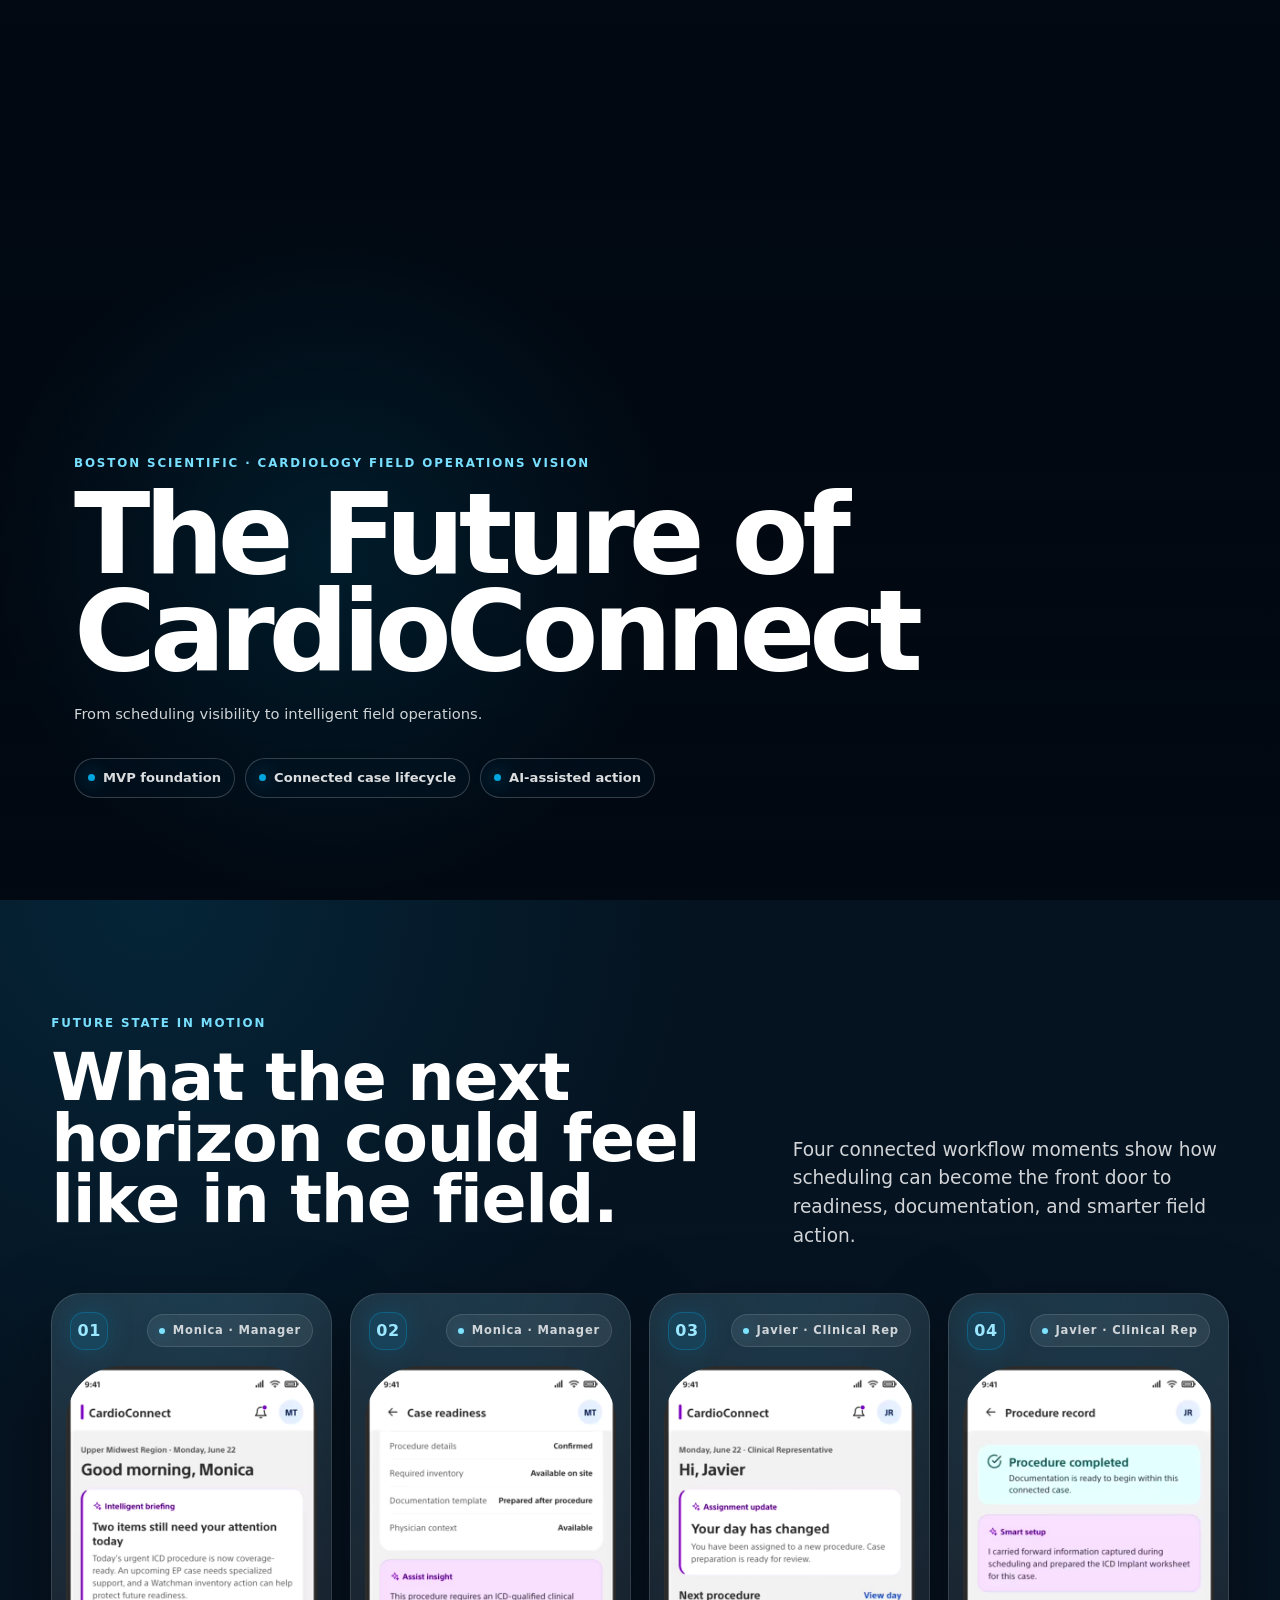
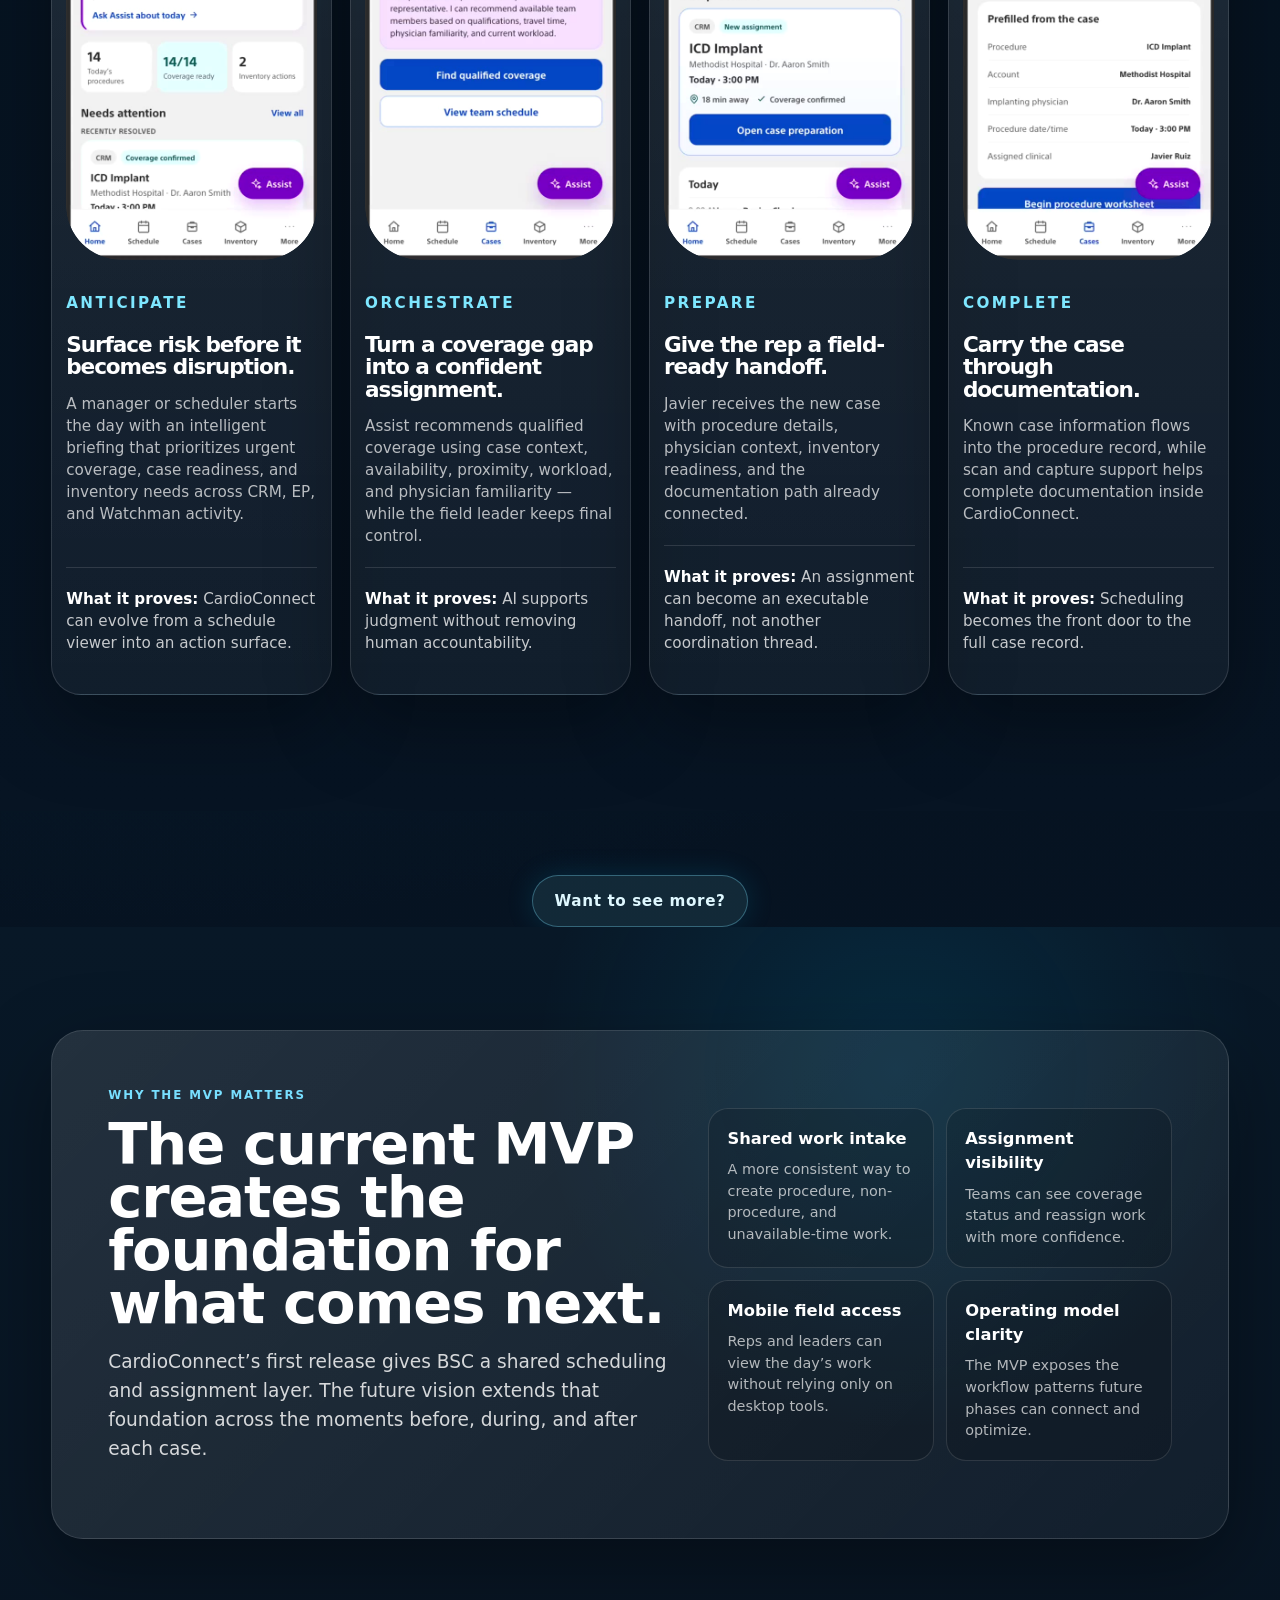
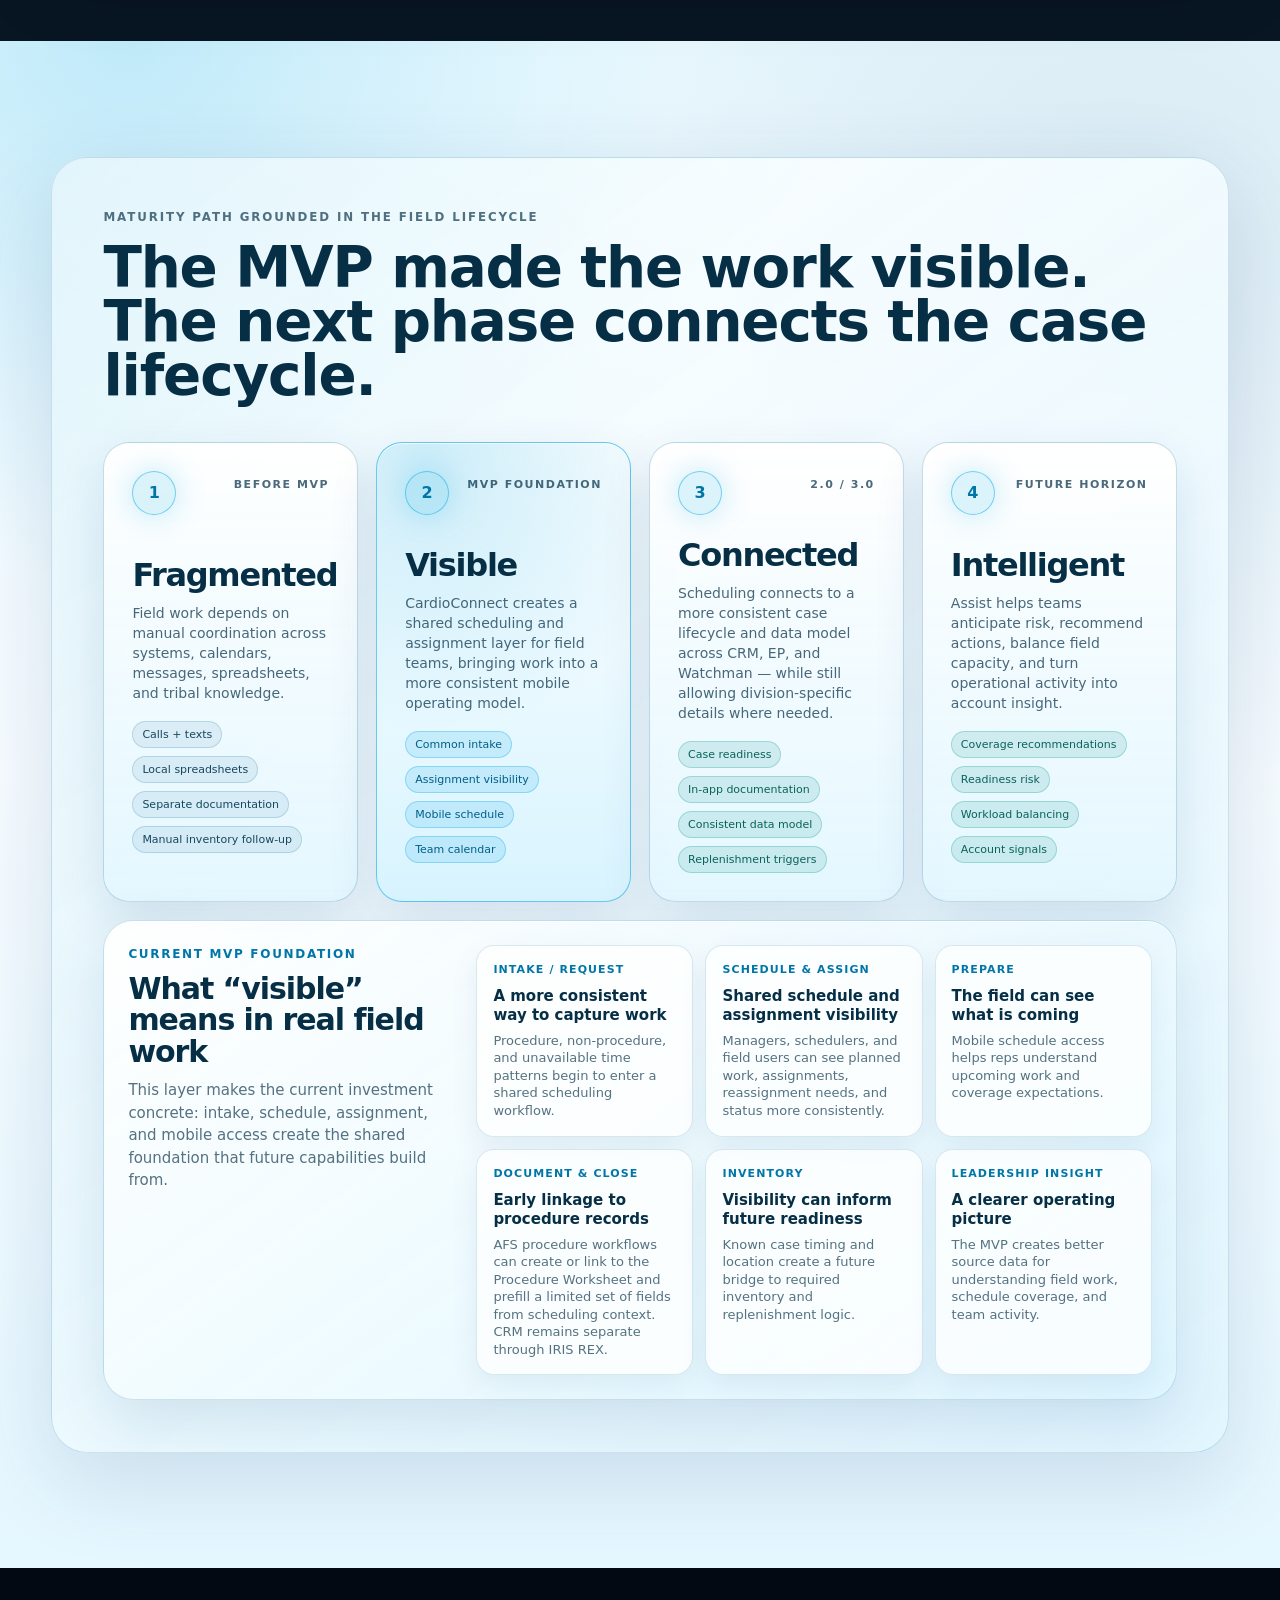
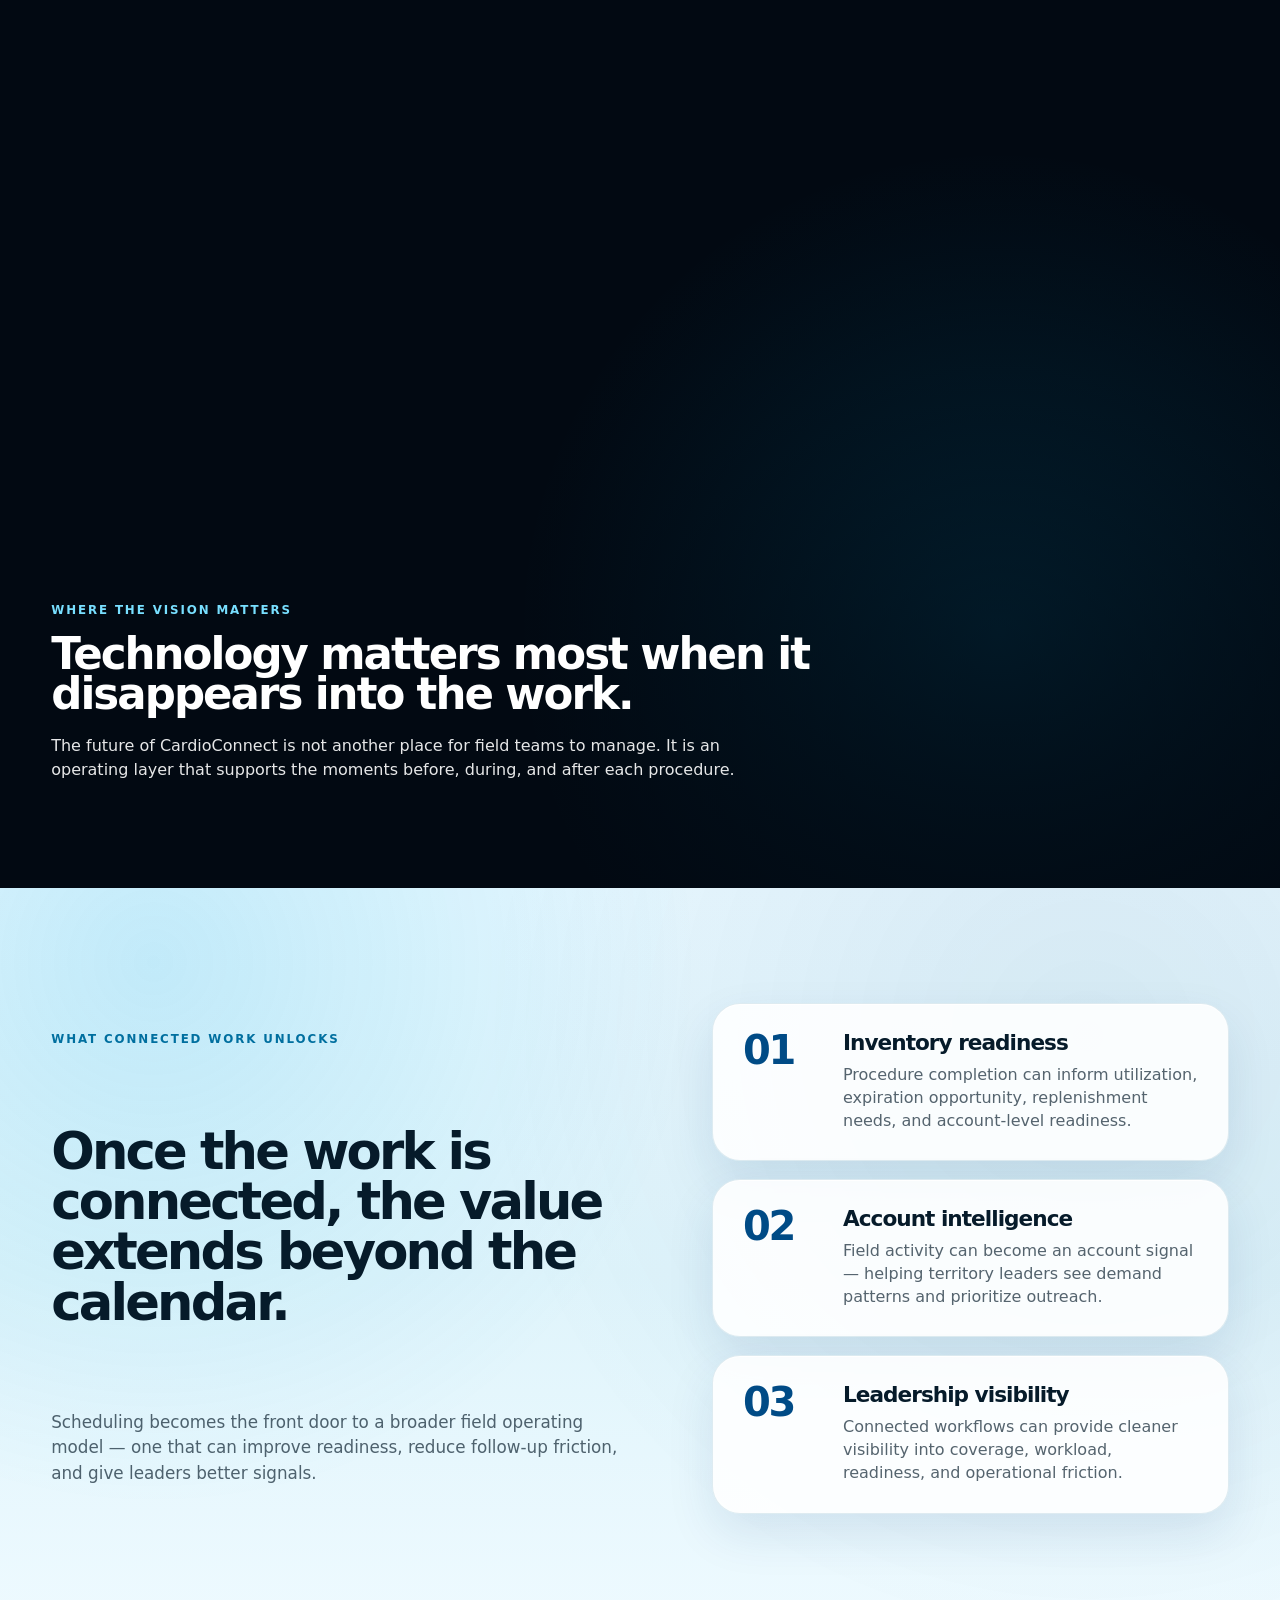
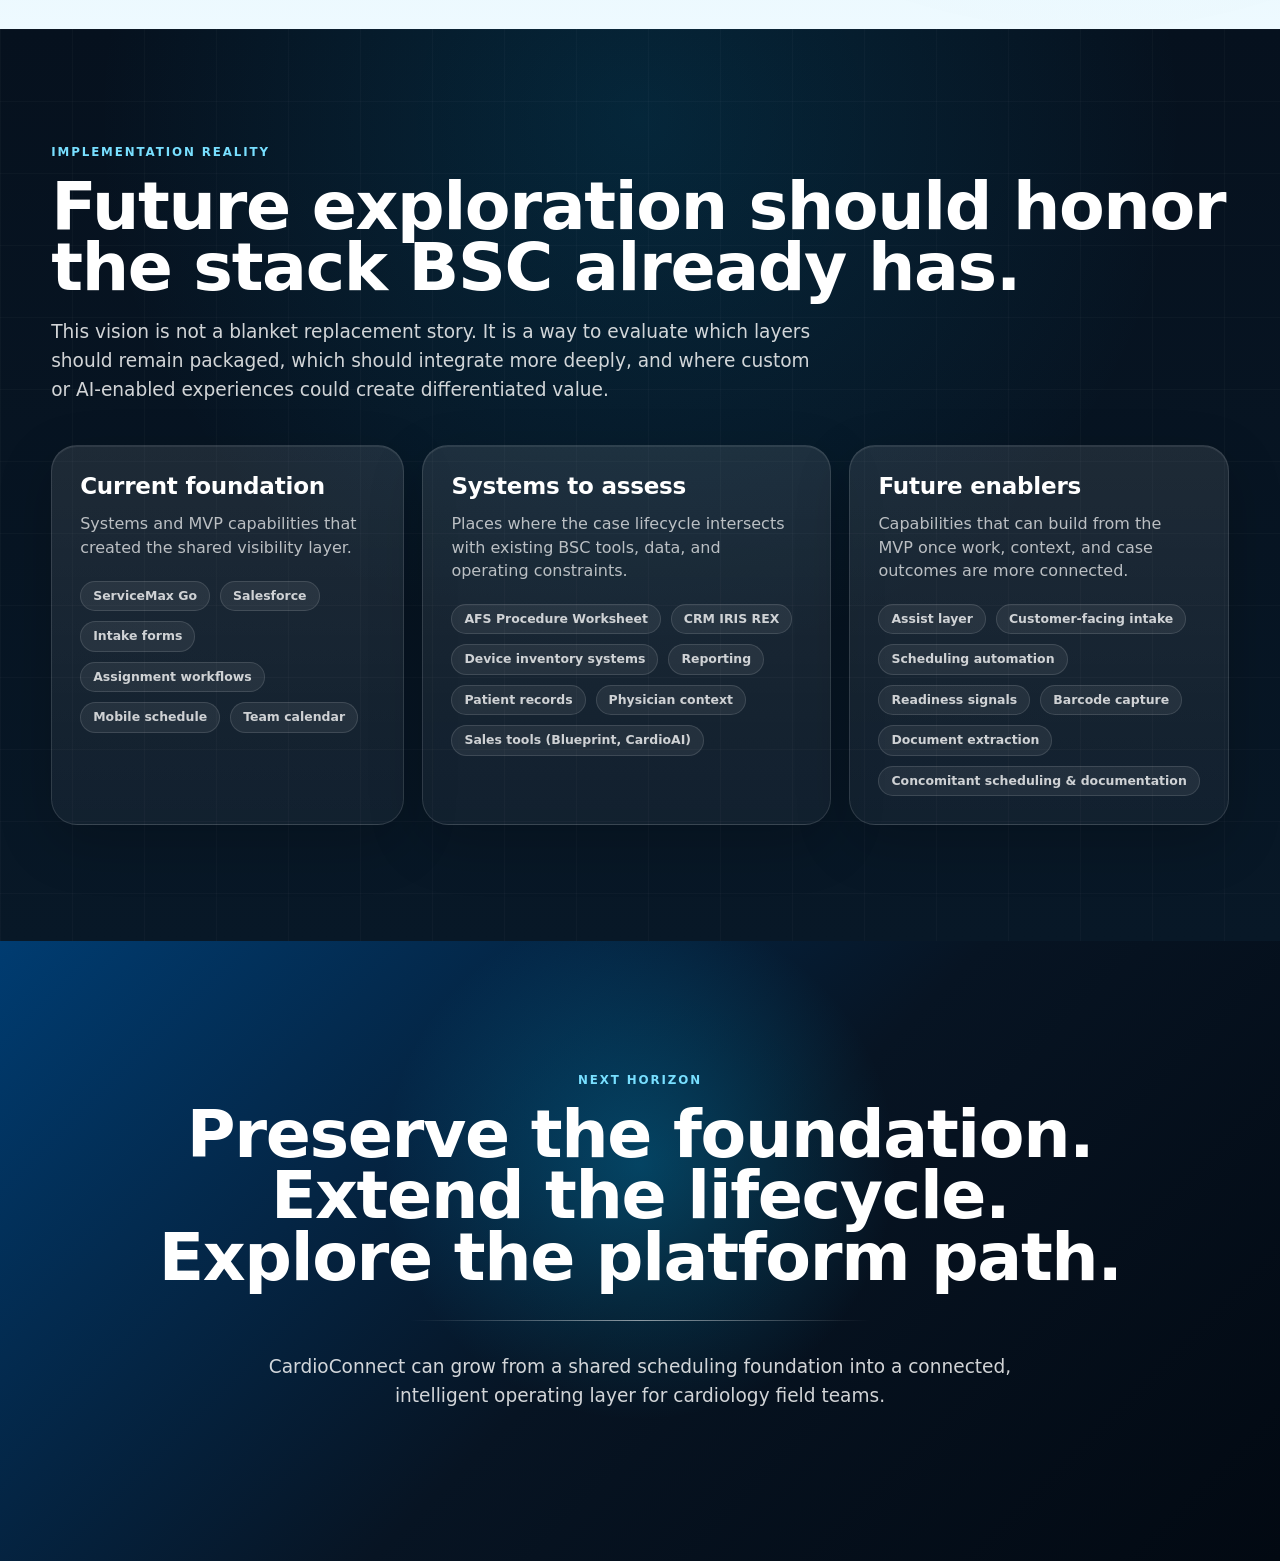
<file: index_v5.html>
<!doctype html>
<html lang="en">
<head>
  <meta charset="utf-8" />
  <meta name="viewport" content="width=device-width, initial-scale=1" />
  <title>CardioConnect 2.0+ | Future State Vision</title>
  <meta name="description" content="A future-state vision for evolving CardioConnect from scheduling visibility to intelligent field operations." />
  <style>
    :root {
      --bsc-blue: #003c71;
      --bsc-cyan: #00a6e0;
      --ink: #071423;
      --navy: #07121f;
      --navy-2: #0a1b2c;
      --navy-3: #10283f;
      --white: #ffffff;
      --muted: rgba(255,255,255,.68);
      --muted-strong: rgba(255,255,255,.82);
      --line: rgba(255,255,255,.13);
      --glass: rgba(255,255,255,.075);
      --glass-strong: rgba(255,255,255,.12);
      --shadow: 0 28px 80px rgba(0,0,0,.34);
      --radius-xl: 32px;
      --radius-lg: 24px;
      --radius-md: 18px;
      --ease: cubic-bezier(.2,.8,.2,1);
      color-scheme: dark;
    }

    * { box-sizing: border-box; }
    html { scroll-behavior: smooth; }
    body {
      margin: 0;
      font-family: Inter, ui-sans-serif, system-ui, -apple-system, BlinkMacSystemFont, "Segoe UI", sans-serif;
      background: radial-gradient(circle at 12% 5%, rgba(0,166,224,.18), transparent 28%), linear-gradient(180deg, #04101d 0%, #071423 42%, #06101d 100%);
      color: var(--white);
      line-height: 1.5;
    }

    a { color: inherit; text-decoration: none; }
    button { font: inherit; }

    .site-shell { overflow: hidden; }
    .section { position: relative; padding: clamp(84px, 9vw, 132px) clamp(22px, 4vw, 64px); }
    .section-inner { width: min(1220px, 100%); margin: 0 auto; position: relative; z-index: 2; }

    .kicker {
      margin: 0 0 14px;
      color: #78dfff;
      letter-spacing: .16em;
      text-transform: uppercase;
      font-size: .74rem;
      font-weight: 800;
    }
    h1, h2, h3, p { margin-top: 0; }
    h1 {
      font-size: clamp(3.5rem, 9vw, 7rem);
      line-height: .86;
      letter-spacing: -.055em;
      max-width: 980px;
      margin-bottom: 24px;
      font-weight: 790;
    }
    h2 {
      font-size: clamp(2.25rem, 5.2vw, 5.2rem);
      line-height: .92;
      letter-spacing: -.02em;
      margin-bottom: 20px;
      font-weight: 760;
    }
    h3 {
      font-size: clamp(1.2rem, 1.8vw, 1.65rem);
      line-height: 1.08;
      letter-spacing: -.01em;
      margin-bottom: 12px;
    }
    .lead {
      color: var(--muted-strong);
      max-width: 780px;
      font-size: clamp(1.05rem, 1.45vw, 1.28rem);
      line-height: 1.55;
    }

    /* Hero */
    .hero {
      min-height: 100svh;
      padding: 0;
      display: grid;
      place-items: stretch;
      background: #020912;
    }
    .hero-video {
      position: absolute;
      inset: 0;
      width: 100%;
      height: 100%;
      object-fit: cover;
      opacity: .92;
      filter: saturate(1.08) contrast(1.03);
      transform: scale(1.01);
    }
    .hero::before {
      content: "";
      position: absolute;
      inset: 0;
      background: linear-gradient(90deg, rgba(2,9,18,.28) 0%, rgba(2,9,18,.08) 44%, rgba(2,9,18,.38) 100%);
      z-index: 1;
      animation: heroShade 1.4s ease 2.1s forwards;
    }
    .hero::after {
      content: "";
      position: absolute;
      inset: 0;
      background: radial-gradient(circle at 26% 62%, rgba(0,166,224,.26), transparent 31%), linear-gradient(180deg, transparent 0%, rgba(2,9,18,.18) 52%, rgba(2,9,18,.88) 100%);
      z-index: 1;
      opacity: .48;
    }
    .hero-content {
      position: relative;
      z-index: 3;
      min-height: 100svh;
      display: flex;
      flex-direction: column;
      justify-content: flex-end;
      width: min(1260px, 100%);
      margin: 0 auto;
      padding: clamp(32px, 5vw, 72px) clamp(22px, 5vw, 72px) clamp(64px, 8vw, 104px);
      opacity: 0;
      transform: translateY(18px);
      animation: heroTextIn 1.15s var(--ease) 1.65s forwards;
    }
    .hero-title-row { max-width: 970px; }
.hero .lead {
  max-width: 620px;
  font-size: clamp(.92rem, 1.05vw, 1.05rem);
}
    .hero-badges { display: flex; flex-wrap: wrap; gap: 10px; margin-top: 32px; }
    .badge {
      display: inline-flex;
      align-items: center;
      gap: 8px;
      border: 1px solid rgba(255,255,255,.2);
      background: rgba(3,20,35,.46);
      backdrop-filter: blur(18px);
      color: rgba(255,255,255,.86);
      border-radius: 999px;
      padding: 9px 13px;
      font-weight: 700;
      font-size: .82rem;
    }
    .badge-dot { width: 7px; height: 7px; border-radius: 99px; background: var(--bsc-cyan); box-shadow: 0 0 18px rgba(0,166,224,.9); }

    @keyframes heroTextIn { to { opacity: 1; transform: translateY(0); } }
    @keyframes heroShade { to { background: linear-gradient(90deg, rgba(2,9,18,.76) 0%, rgba(2,9,18,.44) 48%, rgba(2,9,18,.68) 100%); } }

    /* Future workflow cards */
    .workflow-section {
      background:
        radial-gradient(circle at 12% 0%, rgba(0,166,224,.12), transparent 34rem),
        linear-gradient(180deg, rgba(5,18,31,.96), rgba(7,20,35,1));
    }
    .section-head {
      display: grid;
      grid-template-columns: minmax(0, .9fr) minmax(280px, .55fr);
      gap: 28px;
      align-items: end;
      margin-bottom: 42px;
    }
    .section-head .lead { margin-bottom: 0; }
    .workflow-grid {
      display: grid;
      grid-template-columns: repeat(4, minmax(0, 1fr));
      gap: 18px;
      align-items: stretch;
    }
    .workflow-card {
      min-width: 0;
      border: 1px solid rgba(255,255,255,.13);
      background:
        radial-gradient(circle at 50% 0%, rgba(0,166,224,.10), transparent 22rem),
        linear-gradient(180deg, rgba(255,255,255,.105), rgba(255,255,255,.045));
      border-radius: 30px;
      overflow: hidden;
      box-shadow: var(--shadow);
      position: relative;
      transition: transform .3s var(--ease), border-color .3s var(--ease), background .3s var(--ease), box-shadow .3s var(--ease);
      display: flex;
      flex-direction: column;
      padding-top: 72px;
    }
    .workflow-card::after {
      content: "";
      position: absolute;
      inset: 0;
      pointer-events: none;
      opacity: 0;
      transition: opacity .3s var(--ease);
      background:
        radial-gradient(circle at 28% 14%, rgba(0,166,224,.26), transparent 24rem),
        radial-gradient(circle at 86% 22%, rgba(139,45,211,.18), transparent 22rem);
    }
    .workflow-card:hover, .workflow-card.is-playing {
      transform: translateY(-8px);
      border-color: rgba(0,166,224,.58);
      box-shadow: 0 34px 95px rgba(0,166,224,.16), var(--shadow);
    }
    .workflow-card:hover::after, .workflow-card.is-playing::after { opacity: 1; }
    .workflow-topbar {
      position: absolute;
      top: 18px;
      left: 18px;
      right: 18px;
      z-index: 5;
      display: flex;
      align-items: center;
      justify-content: space-between;
      gap: 12px;
    }
    .card-number {
      display: grid;
      place-items: center;
      width: 38px;
      height: 38px;
      border-radius: 14px;
      background: rgba(0,166,224,.14);
      border: 1px solid rgba(0,166,224,.30);
      color: #9be7ff;
      font-weight: 850;
      letter-spacing: .04em;
      box-shadow: 0 0 28px rgba(0,166,224,.20);
      backdrop-filter: blur(14px);
    }
    .actor-tag {
      display: inline-flex;
      width: fit-content;
      align-items: center;
      gap: 8px;
      font-size: .72rem;
      letter-spacing: .07em;
      color: rgba(255,255,255,.78);
      font-weight: 800;
      border: 1px solid rgba(255,255,255,.12);
      background: rgba(255,255,255,.075);
      border-radius: 999px;
      padding: 7px 11px;
      backdrop-filter: blur(16px);
      white-space: nowrap;
    }
    .actor-tag::before { content: ""; width: 6px; height: 6px; border-radius: 999px; background: #7de3ff; box-shadow: 0 0 16px rgba(0,166,224,.75); }
    .workflow-media {
      position: relative;
      height: clamp(460px, 40vw, 570px);
      padding: 0 10px 18px;
      background: transparent;
      display: grid;
      place-items: center;
      z-index: 2;
    }
  .workflow-media video {
  display: block;
  height: 100%;
  width: auto;
  max-width: 100%;
  object-fit: contain;
  filter: saturate(1.03) contrast(1.02);

  /* Fix phone screen corner clipping */
  border-radius: 55px;
  overflow: hidden;
  clip-path: inset(0 round 55px);

  background: transparent;
  box-shadow: 0 18px 44px rgba(0,0,0,.22);
}
    .workflow-copy {
      padding: 14px 14px 20px;
      display: flex;
      flex-direction: column;
      flex: 1;
      position: relative;
      z-index: 2;
    }
    .workflow-chapter {
      margin: 0 0 15px;
      color: #00a6e0;
      letter-spacing: .16em;
      text-transform: uppercase;
      font-size: .76rem;
      font-weight: 850;
    }
    .workflow-copy h3 {
      font-size: clamp(1.35rem, 1.6vw, 1.72rem);
      line-height: 1.04;
      letter-spacing: -.05em;
      margin-bottom: 14px;
    }
    .workflow-copy p {
      color: rgba(255,255,255,.70);
      margin-bottom: 20px;
      font-size: clamp(.95rem, 1.06vw, 1.05rem);
      line-height: 1.45;
    }
    .workflow-copy .workflow-chapter {
  color: #7ee7ff;
}
    .workflow-proof {
      margin-top: auto;
      padding-top: 20px;
      border-top: 1px solid rgba(255,255,255,.12);
      color: rgba(255,255,255,.76) !important;
    }
    .workflow-proof strong { color: #fff; font-weight: 850; }

    /* Foundation bridge */
    .foundation {
      background:
        radial-gradient(circle at 70% 20%, rgba(0,166,224,.13), transparent 34%),
        linear-gradient(180deg, #081827, #081523);
      padding-top: clamp(76px, 8vw, 116px);
      padding-bottom: clamp(76px, 8vw, 116px);
    }
    .foundation-panel {
      display: grid;
      grid-template-columns: minmax(0, .88fr) minmax(360px, .72fr);
      gap: 34px;
      align-items: center;
      border: 1px solid rgba(255,255,255,.13);
      border-radius: var(--radius-xl);
      background: linear-gradient(135deg, rgba(255,255,255,.11), rgba(255,255,255,.045));
      box-shadow: var(--shadow);
      padding: clamp(28px, 4.5vw, 56px);
    }
    .foundation-panel h2 { font-size: clamp(2.2rem, 4.5vw, 4.3rem); margin-bottom: 18px; }
    .foundation-proof {
      display: grid;
      grid-template-columns: 1fr 1fr;
      gap: 12px;
    }
    .proof-card {
      border: 1px solid rgba(255,255,255,.12);
      border-radius: 20px;
      background: rgba(0,0,0,.15);
      padding: 18px;
      min-height: 132px;
    }
    .proof-card strong { display: block; font-size: 1.02rem; margin-bottom: 8px; }
    .proof-card span { color: rgba(255,255,255,.68); font-size: .9rem; display: block; }

    /* Maturity model */
    .maturity {
      background:
        radial-gradient(circle at 20% 0%, rgba(0,166,224,.18), transparent 32rem),
        radial-gradient(circle at 90% 10%, rgba(0,60,113,.35), transparent 36rem),
        linear-gradient(180deg, #03070c 0%, #040a12 45%, #02060a 100%);
    }
    .maturity-shell {
      border: 1px solid rgba(255,255,255,.10);
      border-radius: 36px;
      background: linear-gradient(145deg, rgba(255,255,255,.08), rgba(255,255,255,.035));
      box-shadow: var(--shadow);
      overflow: hidden;
      position: relative;
      padding: clamp(24px, 4vw, 56px);
    }
    .maturity-shell::before {
      content: "";
      position: absolute;
      inset: 0;
      background: linear-gradient(120deg, rgba(0,166,224,.10), transparent 40%, rgba(255,255,255,.04));
      pointer-events: none;
    }
    .mm-header-row {
      display: grid;
      grid-template-columns: 1fr;
      gap: 18px;
      align-items: end;
      margin-bottom: 34px;
      position: relative;
      z-index: 2;
    }
    .mm-lead {
      margin: 0;
      color: rgba(238,248,255,.68);
      font-size: 18px;
      line-height: 1.55;
      max-width: 520px;
    }
    .mm-lead strong { color: #eef8ff; font-weight: 650; }
    .mm-header-row h2 { font-size: clamp(2rem, 3.4vw, 3.55rem); line-height: .98; max-width: 980px; margin-bottom: 0; }
    .mm-timeline-wrap {
      position: relative;
      padding: 5px 0 8px;
      z-index: 2;
    }
  .mm-timeline-line {
  display: none;
}
    
    .mm-stages {
      display: grid;
      grid-template-columns: repeat(4, minmax(0, 1fr));
      gap: 18px;
      position: relative;
      z-index: 2;
    }
    .mm-stage-card {
  position: relative;
  min-height: 330px;
  border-radius: 26px;
  position: relative;
 padding: 96px 28px 28px;
  border: 1px solid rgba(255,255,255,.11);
  background: linear-gradient(180deg, rgba(255,255,255,.095), rgba(255,255,255,.045));
  box-shadow: inset 0 1px 0 rgba(255,255,255,.08), 0 18px 55px rgba(0,0,0,.25);
  transition: transform .25s ease, border-color .25s ease, background .25s ease;
  cursor: pointer;
  text-align: left;
  color: inherit;
  font: inherit;
  width: 100%;
}
    .mm-stage-card:hover, .mm-stage-card.active {
      transform: translateY(-6px);
      border-color: rgba(0,166,224,.55);
      background: linear-gradient(180deg, rgba(0,166,224,.16), rgba(255,255,255,.055));
    }
    .mm-stage-card.mvp {
      border-color: rgba(0,166,224,.42);
      background: linear-gradient(180deg, rgba(0,166,224,.18), rgba(255,255,255,.055));
    }
    .mm-stage-card.future { border-color: rgba(121,242,192,.24); }

    .mm-stage-node {
  position: absolute;
  top: 28px;
  left: 28px;

  width: 44px;
  height: 44px;
  border-radius: 999px;
  display: grid;
  place-items: center;

  background: rgba(0, 166, 224, .14);
  border: 1px solid rgba(0, 166, 224, .55);
  color: #7ee7ff;
  font-weight: 850;
  box-shadow: 0 0 30px rgba(0, 166, 224, .25);
  margin: 0;
}
    .mm-stage-meta {
  position: absolute;
  top: 34px;
  right: 28px;
  margin: 0;
  max-width: 170px;

  font-size: 9px;
  line-height: 1.15;
  letter-spacing: .1em;
  text-transform: uppercase;
  font-weight: 850;
  text-align: right;

  color: rgba(119, 198, 255, 0.58);
}
    .mm-stage-card h3 {
      font-size: clamp(1.65rem, 2.5vw, 2rem);
      line-height: 1;
      letter-spacing: -.04em;
      margin: 0 0 12px;
    }
    .mm-stage-card p {
      color: rgba(238,248,255,.68);
      margin: 0 0 18px;
      line-height: 1.43;
      font-size: 14px;
    }
    .mm-chips {
      display: flex;
      flex-wrap: wrap;
      gap: 8px;
      margin-top: auto;
    }
    .mm-chip {
      display: inline-flex;
      padding: 7px 9px;
      border-radius: 999px;
      border: 1px solid rgba(255,255,255,.12);
      background: rgba(255,255,255,.06);
      color: rgba(238,248,255,.78);
      font-size: 11px;
      line-height: 1;
      white-space: nowrap;
    }
    .mm-chip.mvp-chip {
      background: rgba(0,166,224,.16);
      color: #c7f3ff;
      border-color: rgba(0,166,224,.35);
    }
    .mm-chip.future-chip {
      background: rgba(121,242,192,.12);
      color: #d7ffef;
      border-color: rgba(121,242,192,.28);
    }
    .mm-proof-panel {
      display: grid;
      grid-template-columns: 330px minmax(0, 1fr);
      gap: 18px;
      border: 1px solid rgba(255,255,255,.11);
      background: linear-gradient(145deg, rgba(3,12,22,.86), rgba(10,35,54,.54));
      border-radius: 30px;
      padding: 24px;
      margin-top: 10px;
      box-shadow: inset 0 1px 0 rgba(255,255,255,.07);
      position: relative;
      z-index: 2;
    }
    .mm-proof-label {
      margin: 0 0 10px;
      color: rgba(185,231,255,.72);
      font-size: 12px;
      text-transform: uppercase;
      letter-spacing: .14em;
      font-weight: 800;
    }
    .mm-proof-title {
      margin: 0 0 12px;
      font-size: 30px;
      letter-spacing: -.035em;
      line-height: 1.05;
    }
    .mm-proof-copy {
      margin: 0;
      color: rgba(238,248,255,.68);
      line-height: 1.5;
      font-size: 15px;
    }
    .mm-proof-grid {
      display: grid;
      grid-template-columns: repeat(3, minmax(0, 1fr));
      gap: 12px;
    }
    .mm-proof-item {
      border-radius: 18px;
      border: 1px solid rgba(255,255,255,.10);
      background: rgba(255,255,255,.055);
      padding: 16px;
      min-height: 130px;
    }
    .mm-proof-item span {
      display: block;
      color: rgba(185,231,255,.62);
      font-size: 11px;
      letter-spacing: .10em;
      text-transform: uppercase;
      font-weight: 800;
      margin-bottom: 9px;
    }
    .mm-proof-item strong {
      display: block;
      font-size: 15px;
      line-height: 1.25;
      margin-bottom: 7px;
    }
    .mm-proof-item p {
      margin: 0;
      color: rgba(238,248,255,.62);
      font-size: 13px;
      line-height: 1.35;
    }
    .mm-bottom-claim {
      margin-top: 24px;
      display: grid;
      grid-template-columns: 1fr auto;
      gap: 22px;
      align-items: center;
      border-radius: 24px;
      padding: 20px 22px;
      background: linear-gradient(90deg, rgba(0,166,224,.16), rgba(121,242,192,.08));
      border: 1px solid rgba(0,166,224,.22);
      position: relative;
      z-index: 2;
    }
    .mm-bottom-claim p {
      margin: 0;
      color: rgba(238,248,255,.68);
      font-size: 15px;
      line-height: 1.45;
    }
    .mm-bottom-claim strong { color: #eef8ff; }
    .mm-mode-tag {
      color: #c6f7ff;
      border: 1px solid rgba(0,166,224,.32);
      background: rgba(0,166,224,.10);
      padding: 10px 14px;
      border-radius: 999px;
      font-size: 12px;
      font-weight: 750;
      white-space: nowrap;
    }


    /* Human moment */
    .human-moment {
      min-height: 920px;
      display: grid;
      align-items: stretch;
      padding-top: clamp(80px, 8vw, 120px);
      padding-bottom: clamp(56px, 7vw, 92px);
      background: #020912;
      overflow: hidden;
    }
    .human-moment video {
      position: absolute;
      inset: 0;
      width: 100%;
      height: 100%;
      object-fit: cover;
      object-position: center center;
      opacity: .94;
      filter: saturate(1.05) contrast(1.04);
    }
    .human-moment::before {
      content: "";
      position: absolute;
      inset: 0;
      z-index: 1;
      background:
        linear-gradient(180deg, rgba(2,9,18,.14) 0%, rgba(2,9,18,.18) 44%, rgba(2,9,18,.74) 100%),
        radial-gradient(circle at 78% 72%, rgba(0,166,224,.18), transparent 30rem),
        linear-gradient(90deg, rgba(2,9,18,.42) 0%, rgba(2,9,18,.10) 45%, rgba(2,9,18,.24) 100%);
    }
.human-moment .section-inner {
  position: relative;
  z-index: 2;
  display: flex;
  justify-content: flex-start;
  align-items: flex-end;
  min-height: 100%;
}
    .human-card {
  max-width: 760px;
  padding: 0;
  border: none;
  background: transparent;
  border-radius: 0;
  backdrop-filter: none;
  box-shadow: none;
}
    .human-card h2 {
  font-size: clamp(2.4rem, 3.4vw, 4.6rem);
  line-height: .92;
  letter-spacing: -.045em;
  max-width: 780px;
  margin-bottom: 20px;
}
.human-card .lead {
  font-size: clamp(1rem, 1.25vw, 1.22rem);
  line-height: 1.5;
  max-width: 720px;
  color: rgba(255,255,255,.9);
}

    /* Outcome / systems / closing */
    .outcomes {
      background:
        radial-gradient(circle at 86% 8%, rgba(0,166,224,.20), transparent 30rem),
        radial-gradient(circle at 12% 80%, rgba(0,60,113,.10), transparent 26rem),
        linear-gradient(180deg, #f2fbff 0%, #dff2f8 100%);
      color: var(--ink);
    }
    .outcomes .kicker { color: #005f86; }
    .outcomes .lead { color: rgba(7,20,35,.72); }
    .outcome-carousel-layout {
      display: grid;
      grid-template-columns: minmax(0, .9fr) minmax(420px, .82fr);
      gap: clamp(32px, 5vw, 72px);
      align-items: center;
    }
    .outcome-intro h2 { max-width: 760px; }
    .outcome-tabs {
      display: inline-flex;
      gap: 8px;
      background: rgba(255,255,255,.62);
      border: 1px solid rgba(0,60,113,.13);
      border-radius: 999px;
      padding: 7px;
      margin-top: 30px;
      box-shadow: 0 14px 44px rgba(0,60,113,.09);
    }
    .outcome-tab {
      border: 0;
      border-radius: 999px;
      background: transparent;
      color: rgba(7,20,35,.68);
      padding: 10px 14px;
      font-weight: 850;
      cursor: pointer;
      transition: background .22s var(--ease), color .22s var(--ease), box-shadow .22s var(--ease);
    }
    .outcome-tab.active {
      background: #003c71;
      color: #fff;
      box-shadow: 0 8px 22px rgba(0,60,113,.20);
    }
    .outcome-stage {
      min-height: 440px;
      background: rgba(255,255,255,.82);
      border: 1px solid rgba(0,60,113,.12);
      border-radius: 34px;
      box-shadow: 0 26px 86px rgba(0,60,113,.16);
      padding: clamp(28px, 4vw, 44px);
      position: relative;
      overflow: hidden;
    }
    .outcome-stage::before {
      content: "";
      position: absolute;
      inset: 0;
      background: radial-gradient(circle at 85% 12%, rgba(0,166,224,.22), transparent 22rem);
      pointer-events: none;
    }
    .outcome-card-panel {
      position: relative;
      z-index: 2;
      animation: softIn .28s var(--ease);
    }
    .outcome-label {
      display: inline-flex;
      align-items: center;
      gap: 8px;
      margin-bottom: 22px;
      border-radius: 999px;
      background: rgba(0,60,113,.08);
      border: 1px solid rgba(0,60,113,.12);
      color: rgba(7,20,35,.72);
      padding: 9px 12px;
      font-size: .78rem;
      font-weight: 850;
      letter-spacing: .03em;
    }
    .outcome-label::before { content: ""; width: 8px; height: 8px; border-radius: 99px; background: #00a6e0; box-shadow: 0 0 18px rgba(0,166,224,.8); }
    .outcome-card-panel h3 {
      font-size: clamp(2rem, 3.2vw, 3.2rem);
      line-height: .95;
      letter-spacing: -.06em;
      margin-bottom: 18px;
      color: #071423;
    }
    .outcome-card-panel p {
      color: rgba(7,20,35,.72);
      font-size: clamp(1rem, 1.25vw, 1.18rem);
      line-height: 1.5;
      margin-bottom: 26px;
    }
    .outcome-bullets {
      display: grid;
      gap: 12px;
      padding: 0;
      margin: 0;
      list-style: none;
    }
    .outcome-bullets li {
      display: grid;
      grid-template-columns: 10px 1fr;
      gap: 14px;
      color: rgba(7,20,35,.74);
      align-items: start;
      line-height: 1.42;
    }
    .outcome-bullets li::before {
      content: "";
      width: 8px;
      height: 8px;
      border-radius: 99px;
      background: #00a6e0;
      margin-top: .55em;
      box-shadow: 0 0 14px rgba(0,166,224,.52);
    }
    @keyframes softIn { from { opacity: 0; transform: translateX(10px); } to { opacity: 1; transform: translateX(0); } }

    .systems {
      background:
        linear-gradient(rgba(255,255,255,.025) 1px, transparent 1px),
        linear-gradient(90deg, rgba(255,255,255,.025) 1px, transparent 1px),
        radial-gradient(circle at 50% 10%, rgba(0,166,224,.14), transparent 34rem),
        linear-gradient(180deg, #06111e, #081827);
      background-size: 72px 72px, 72px 72px, auto, auto;
    }
    .systems .lead { max-width: 760px; }
    .system-card-row {
      display: grid;
      grid-template-columns: .95fr 1.1fr .95fr;
      gap: 18px;
      align-items: stretch;
      margin-top: 40px;
    }
    .system-info-card {
      border: 1px solid rgba(255,255,255,.12);
      border-radius: 26px;
      background: linear-gradient(180deg, rgba(255,255,255,.095), rgba(255,255,255,.045));
      padding: 28px;
      box-shadow: inset 0 1px 0 rgba(255,255,255,.08), 0 18px 55px rgba(0,0,0,.20);
      min-height: 250px;
    }
    .system-info-card h3 {
      font-size: clamp(1.35rem, 1.8vw, 1.75rem);
      margin-bottom: 14px;
    }
    .system-info-card p {
      color: rgba(255,255,255,.70);
      margin-bottom: 22px;
      line-height: 1.45;
    }
    .chip-cloud { display: flex; flex-wrap: wrap; gap: 10px; }
    .system-pill {
      display: inline-flex;
      align-items: center;
      border: 1px solid rgba(255,255,255,.12);
      border-radius: 999px;
      background: rgba(255,255,255,.065);
      color: rgba(255,255,255,.78);
      padding: 8px 12px;
      font-size: .78rem;
      line-height: 1;
      font-weight: 780;
      white-space: nowrap;
    }

    .closing {
      min-height: 620px;
      display: grid;
      place-items: center;
      text-align: center;
      background:
        radial-gradient(circle at 50% 36%, rgba(0,166,224,.30), transparent 34%),
        linear-gradient(135deg, #003c71 0%, #071423 52%, #020912 100%);
    }
    .closing h2 { max-width: 1020px; margin-left: auto; margin-right: auto; }
    .closing .lead { margin-left: auto; margin-right: auto; max-width: 760px; }
    .closing-line {
      width: min(460px, 80%);
      height: 1px;
      background: linear-gradient(90deg, transparent, rgba(255,255,255,.54), transparent);
      margin: 32px auto;
    }

    /* LIGHT MODE TREATMENT — Maturity Path */
.maturity {
  background:
    radial-gradient(circle at 12% 10%, rgba(0, 166, 224, .18), transparent 32rem),
    radial-gradient(circle at 85% 20%, rgba(0, 60, 113, .10), transparent 34rem),
    linear-gradient(180deg, #f2fbff 0%, #e1f5ff 52%, #f7fcff 100%);
  color: #062f46;
}

.maturity .maturity-shell,
.maturity .mockup-shell {
  background:
    linear-gradient(145deg, rgba(255,255,255,.88), rgba(218,243,255,.74));
  border: 1px solid rgba(0, 96, 142, .16);
  box-shadow: 0 30px 90px rgba(0, 60, 113, .14);
}

.maturity .eyebrow {
  color: #0076a8;
}

.maturity h1,
.maturity h2,
.maturity .section-title {
  color: #062f46;
}

.maturity .lead,
.maturity p {
  color: rgba(6, 47, 70, .68);
}

/* Maturity stage cards — light blue */
.maturity .stage-card {
  background:
    linear-gradient(180deg, rgba(255,255,255,.92), rgba(226,246,255,.82));
  border: 1px solid rgba(0, 96, 142, .18);
  box-shadow:
    inset 0 1px 0 rgba(255,255,255,.9),
    0 18px 45px rgba(0, 60, 113, .12);
  color: #062f46;
}

.maturity .stage-card:hover,
.maturity .stage-card.active {
  background:
    radial-gradient(circle at 20% 0%, rgba(0,166,224,.18), transparent 18rem),
    linear-gradient(180deg, #ffffff, #dff5ff);
  border-color: rgba(0, 166, 224, .48);
  box-shadow:
    0 22px 60px rgba(0, 166, 224, .18),
    inset 0 1px 0 rgba(255,255,255,.95);
}

.maturity .stage-card.mvp {
  background:
    radial-gradient(circle at 12% 0%, rgba(0,166,224,.20), transparent 18rem),
    linear-gradient(180deg, #ffffff, #d9f4ff);
  border-color: rgba(0, 166, 224, .42);
}

.maturity .stage-card.future {
  background:
    linear-gradient(180deg, rgba(255,255,255,.92), rgba(228,250,247,.84));
  border-color: rgba(0, 150, 136, .22);
}

/* Maturity numbers + chips — light mode */
.maturity .stage-node {
  background: rgba(0, 166, 224, .12);
  border: 1px solid rgba(0, 166, 224, .42);
  color: #006f9f;
  box-shadow: 0 0 24px rgba(0, 166, 224, .20);
}

.maturity .stage-meta {
  color: rgba(6, 47, 70, .58);
}

.maturity .stage-card h2 {
  color: #062f46;
}

.maturity .stage-card p {
  color: rgba(6, 47, 70, .66);
}

.maturity .chip {
  background: rgba(0, 96, 142, .08);
  border-color: rgba(0, 96, 142, .16);
  color: #16475f;
}

.maturity .chip.mvp-chip {
  background: rgba(0, 166, 224, .14);
  border-color: rgba(0, 166, 224, .28);
  color: #005f88;
}

.maturity .chip.future-chip {
  background: rgba(0, 150, 136, .12);
  border-color: rgba(0, 150, 136, .24);
  color: #0b625b;
}

/* Maturity proof panel — light mode */
.maturity .proof-panel {
  background:
    linear-gradient(145deg, rgba(255,255,255,.90), rgba(225,247,255,.78));
  border: 1px solid rgba(0, 96, 142, .16);
  box-shadow: 0 18px 50px rgba(0, 60, 113, .10);
}

.maturity .proof-label {
  color: #0076a8;
}

.maturity .proof-title {
  color: #062f46;
}

.maturity .proof-copy {
  color: rgba(6, 47, 70, .68);
}

.maturity .proof-item {
  background: rgba(255,255,255,.70);
  border: 1px solid rgba(0, 96, 142, .12);
}

.maturity .proof-item span {
  color: #0076a8;
}

.maturity .proof-item strong {
  color: #062f46;
}

.maturity .proof-item p {
  color: rgba(6, 47, 70, .62);
}

/* REFINED LIGHT BLUE MATURITY SECTION */
#maturity {
  background:
    radial-gradient(circle at 10% 0%, rgba(0,166,224,.22), transparent 34rem),
    radial-gradient(circle at 88% 12%, rgba(0,60,113,.10), transparent 38rem),
    linear-gradient(180deg, #eaf9ff 0%, #f6fcff 48%, #e5f7ff 100%);
  color: #062f46;
}

#maturity .maturity-shell {
  background:
    linear-gradient(145deg, rgba(255,255,255,.92), rgba(220,244,255,.82));
  border: 1px solid rgba(0, 96, 142, .18);
  box-shadow: 0 28px 90px rgba(0, 60, 113, .14);
}

#maturity .section-kicker,
#maturity .eyebrow {
  color: #0076a8;
}

#maturity h2 {
  color: #062f46;
  font-size: clamp(2.8rem, 5vw, 5.4rem);
  line-height: .96;
  max-width: 1180px;
}

/* LIGHT MATURITY CARDS */
#maturity .stage-card {
  background:
    linear-gradient(180deg, rgba(255,255,255,.94), rgba(226,246,255,.84));
  border: 1px solid rgba(0, 96, 142, .22);
  box-shadow:
    inset 0 1px 0 rgba(255,255,255,.9),
    0 20px 50px rgba(0, 60, 113, .12);
  color: #062f46;
}

#maturity .stage-card.active,
#maturity .stage-card:hover {
  background:
    radial-gradient(circle at 18% 0%, rgba(0,166,224,.22), transparent 18rem),
    linear-gradient(180deg, #ffffff, #d8f4ff);
  border-color: rgba(0, 166, 224, .55);
  box-shadow:
    0 24px 70px rgba(0, 166, 224, .20),
    inset 0 1px 0 rgba(255,255,255,.95);
}

#maturity .stage-node {
  background: rgba(0, 166, 224, .13);
  border: 1px solid rgba(0, 166, 224, .48);
  color: #0076a8;
}

#maturity .stage-meta {
  color: rgba(6, 47, 70, .62);
}

#maturity .stage-card h2 {
  color: #062f46;
}

#maturity .stage-card p {
  color: rgba(6, 47, 70, .72);
}

#maturity .chip,
#maturity .mvp-chip,
#maturity .future-chip {
  background: rgba(0, 96, 142, .08);
  border: 1px solid rgba(0, 96, 142, .18);
  color: #16475f;
  opacity: 1;
}

#maturity .mvp-chip {
  background: rgba(0, 166, 224, .14);
  border-color: rgba(0, 166, 224, .30);
  color: #005f88;
}

#maturity .future-chip {
  background: rgba(0, 150, 136, .13);
  border-color: rgba(0, 150, 136, .26);
  color: #0b625b;
}

/* LIGHT PROOF PANEL */
#maturity .proof-panel {
  background:
    linear-gradient(145deg, rgba(255,255,255,.92), rgba(221,245,255,.84));
  border: 1px solid rgba(0, 96, 142, .18);
  box-shadow:
    inset 0 1px 0 rgba(255,255,255,.85),
    0 22px 60px rgba(0, 60, 113, .12);
}

#maturity .proof-label {
  color: #0076a8;
}

#maturity .proof-title {
  color: #062f46;
}

#maturity .proof-copy {
  color: rgba(6, 47, 70, .72);
}

#maturity .proof-item {
  background: rgba(255,255,255,.72);
  border: 1px solid rgba(0, 96, 142, .14);
  box-shadow: 0 10px 28px rgba(0, 60, 113, .08);
}

#maturity .proof-item span {
  color: #0076a8;
}

#maturity .proof-item strong {
  color: #062f46;
}

#maturity .proof-item p {
  color: rgba(6, 47, 70, .68);
}

    @media (max-width: 1050px) {
      .workflow-grid, .mm-stages, .mm-proof-grid, .system-card-row { grid-template-columns: repeat(2, minmax(0, 1fr)); }
      .section-head, .foundation-panel, .outcome-carousel-layout, .mm-header-row, .mm-proof-panel { grid-template-columns: 1fr; }
      .outcome-carousel-layout, .system-card-row { grid-template-columns: 1fr; }
    }
    @media (max-width: 650px) {
      .section { padding-left: 18px; padding-right: 18px; }
      .workflow-grid, .mm-stages, .mm-proof-grid, .foundation-proof, .system-card-row { grid-template-columns: 1fr; }
      h1 { font-size: clamp(3.4rem, 20vw, 5.5rem); }
      .hero-content { padding-bottom: 56px; }
      .mm-timeline-line { display: none; }
      .mm-bottom-claim { grid-template-columns: 1fr; }
      .workflow-media { aspect-ratio: 55/108; max-height: none; }
    }

    @media (prefers-reduced-motion: reduce) {
      *, *::before, *::after { animation-duration: .01ms !important; animation-iteration-count: 1 !important; scroll-behavior: auto !important; transition: none !important; }
      video { animation: none !important; }
    }

    /* FORCE LIGHT BLUE MATURITY SECTION — correct mm-* classes */

#maturity {
  background:
    radial-gradient(circle at 10% 0%, rgba(0,166,224,.18), transparent 34rem),
    radial-gradient(circle at 88% 12%, rgba(0,60,113,.08), transparent 38rem),
    linear-gradient(180deg, #eaf9ff 0%, #f7fcff 48%, #e5f7ff 100%) !important;
  color: #062f46 !important;
}

#maturity .maturity-shell {
  background: linear-gradient(145deg, rgba(255,255,255,.94), rgba(222,245,255,.86)) !important;
  border: 1px solid rgba(0, 96, 142, .18) !important;
  box-shadow: 0 28px 90px rgba(0, 60, 113, .14) !important;
}

/* Header */
#maturity .section-kicker,
#maturity .eyebrow {
  color: #0076a8 !important;
}

#maturity .mm-header-row h2 {
  color: #062f46 !important;
  font-size: clamp(2.6rem, 4.4vw, 4.8rem) !important;
  line-height: .96 !important;
  max-width: 1180px !important;
}

/* Remove line */
#maturity .mm-timeline-line {
  display: none !important;
}

/* Stage cards */
#maturity .mm-stage-card {
  position: relative !important;
  padding: 96px 28px 28px !important;
  background: linear-gradient(180deg, rgba(255,255,255,.96), rgba(226,246,255,.86)) !important;
  border: 1px solid rgba(0, 96, 142, .22) !important;
  box-shadow:
    inset 0 1px 0 rgba(255,255,255,.9),
    0 20px 50px rgba(0, 60, 113, .12) !important;
  color: #062f46 !important;
  transform: none !important;
}

#maturity .mm-stage-card.active,
#maturity .mm-stage-card:hover {
  background:
    radial-gradient(circle at 18% 0%, rgba(0,166,224,.20), transparent 18rem),
    linear-gradient(180deg, #ffffff, #d8f4ff) !important;
  border-color: rgba(0, 166, 224, .55) !important;
  transform: none !important;
}

#maturity .mm-stage-node {
  position: absolute !important;
  top: 28px !important;
  left: 28px !important;
  width: 44px !important;
  height: 44px !important;
  margin: 0 !important;
  background: rgba(0, 166, 224, .13) !important;
  border: 1px solid rgba(0, 166, 224, .48) !important;
  color: #0076a8 !important;
}

#maturity .mm-stage-meta {
  position: absolute !important;
  top: 36px !important;
  right: 28px !important;
  margin: 0 !important;
  max-width: 160px !important;
  font-size: 11px !important;
  line-height: 1.15 !important;
  letter-spacing: .14em !important;
  text-align: right !important;
  color: rgba(6, 47, 70, .62) !important;
}

#maturity .mm-stage-card h3 {
  color: #062f46 !important;
}

#maturity .mm-stage-card p {
  color: rgba(6, 47, 70, .72) !important;
}

/* Chips — this fixes the missing Fragmented chips */
#maturity .mm-chip {
  background: rgba(0, 96, 142, .08) !important;
  border: 1px solid rgba(0, 96, 142, .18) !important;
  color: #16475f !important;
  opacity: 1 !important;
}

#maturity .mm-chip.mvp-chip {
  background: rgba(0, 166, 224, .14) !important;
  border-color: rgba(0, 166, 224, .30) !important;
  color: #005f88 !important;
}

#maturity .mm-chip.future-chip {
  background: rgba(0, 150, 136, .13) !important;
  border-color: rgba(0, 150, 136, .26) !important;
  color: #0b625b !important;
}

/* Proof panel */
#maturity .mm-proof-panel {
  background: linear-gradient(145deg, rgba(255,255,255,.94), rgba(221,245,255,.86)) !important;
  border: 1px solid rgba(0, 96, 142, .18) !important;
  box-shadow:
    inset 0 1px 0 rgba(255,255,255,.85),
    0 22px 60px rgba(0, 60, 113, .12) !important;
}

#maturity .mm-proof-label,
#maturity .mm-proof-item span {
  color: #0076a8 !important;
}

#maturity .mm-proof-title,
#maturity .mm-proof-item strong {
  color: #062f46 !important;
}

#maturity .mm-proof-copy,
#maturity .mm-proof-item p {
  color: rgba(6, 47, 70, .68) !important;
}

#maturity .mm-proof-item {
  background: rgba(255,255,255,.76) !important;
  border: 1px solid rgba(0, 96, 142, .14) !important;
  box-shadow: 0 10px 28px rgba(0, 60, 113, .08) !important;
}

    /* Outcome / systems / closing */
    .outcomes {
      background: linear-gradient(180deg, #eef8fc 0%, #dff2f8 100%);
      color: var(--ink);
    }
    .outcomes .kicker { color: #005f86; }
    .outcomes .lead { color: rgba(7,20,35,.72); }
    .outcome-grid {
      display: grid; grid-template-columns: repeat(3, minmax(0, 1fr)); gap: 18px; margin-top: 38px;
    }
    .outcome-card {
      background: rgba(255,255,255,.8);
      border: 1px solid rgba(0,60,113,.12);
      border-radius: 26px;
      padding: 26px;
      box-shadow: 0 22px 70px rgba(0,60,113,.12);
    }
    .outcome-number { font-size: 3.2rem; line-height: .9; letter-spacing: -.07em; color: var(--bsc-blue); font-weight: 820; margin-bottom: 22px; }
    .outcome-card p { color: rgba(7,20,35,.72); margin-bottom: 0; }

    /* OUTCOMES SECTION — 60/40 LIGHT BLUE LAYOUT */
.outcomes {
  background:
    radial-gradient(circle at 12% 10%, rgba(0, 166, 224, .18), transparent 34rem),
    radial-gradient(circle at 85% 20%, rgba(0, 60, 113, .08), transparent 38rem),
    linear-gradient(180deg, #e8f8ff 0%, #dff4fb 52%, #eefaff 100%);
  color: #061b2a;
}

.outcomes .section-inner {
  max-width: 1480px;
  display: grid;
  grid-template-columns: minmax(0, 1.2fr) minmax(420px, .8fr);
  column-gap: clamp(48px, 7vw, 96px);
  align-items: center;
}

/* Keep the text content on the left */
.outcomes .kicker,
.outcomes h2,
.outcomes .lead {
  grid-column: 1;
}

.outcomes .kicker {
  color: #006f9f;
}

.outcomes h2 {
  color: #061b2a;
  max-width: 900px;
  font-size: clamp(3.5rem, 7vw, 7.8rem);
  line-height: .92;
  letter-spacing: -.07em;
}

.outcomes .lead {
  max-width: 720px;
  color: rgba(6, 27, 42, .68);
}

/* Move the 3 cards to the right and stack them */
.outcomes .outcome-grid {
  grid-column: 2;
  grid-row: 1 / span 3;
  display: grid;
  grid-template-columns: 1fr;
  gap: 18px;
}

/* White stacked cards */
.outcomes .outcome-card {
  display: grid;
  grid-template-columns: 82px minmax(0, 1fr);
  gap: 22px;
  align-items: start;

  padding: 28px 30px;
  border-radius: 28px;
  background: rgba(255,255,255,.86);
  border: 1px solid rgba(0, 96, 142, .12);
  box-shadow:
    inset 0 1px 0 rgba(255,255,255,.9),
    0 20px 48px rgba(0, 60, 113, .10);
}

.outcomes .outcome-card:hover {
  transform: translateY(-4px);
  border-color: rgba(0, 166, 224, .30);
  box-shadow:
    inset 0 1px 0 rgba(255,255,255,.95),
    0 24px 64px rgba(0, 166, 224, .16);
}

.outcomes .outcome-number {
  color: #004b86;
  font-size: clamp(2.4rem, 3vw, 3.3rem);
  line-height: .9;
  letter-spacing: -.06em;
  font-weight: 900;
}

.outcomes .outcome-card h3 {
  margin: 0 0 10px;
  color: #061b2a;
  font-size: clamp(1.3rem, 1.6vw, 1.75rem);
  line-height: 1.05;
  letter-spacing: -.045em;
}

.outcomes .outcome-card p {
  margin: 0;
  color: rgba(6, 27, 42, .68);
  font-size: 1rem;
  line-height: 1.45;
}

/* Responsive */
@media (max-width: 1100px) {
  .outcomes .section-inner {
    grid-template-columns: 1fr;
  }

  .outcomes .outcome-grid {
    grid-column: 1;
    grid-row: auto;
    margin-top: 36px;
  }
}

@media (max-width: 760px) {
  .outcomes h2 {
    font-size: clamp(3rem, 13vw, 4.4rem);
  }

  .outcomes .outcome-card {
    grid-template-columns: 1fr;
  }
}

/* FIX OUTCOMES 60/40 SECTION */
.outcomes {
  background:
    radial-gradient(circle at 12% 10%, rgba(0, 166, 224, .16), transparent 34rem),
    radial-gradient(circle at 85% 20%, rgba(0, 60, 113, .08), transparent 38rem),
    linear-gradient(180deg, #e8f8ff 0%, #dff4fb 52%, #eefaff 100%);
  color: #061b2a;
}

.outcomes .section-inner {
  max-width: 1480px;
  margin: 0 auto;
  display: grid;
  grid-template-columns: minmax(0, 1.05fr) minmax(440px, .95fr);
  grid-template-rows: auto auto auto;
  column-gap: clamp(56px, 7vw, 104px);
  align-items: center;
}

.outcomes .kicker,
.outcomes h2,
.outcomes .lead {
  grid-column: 1;
}

.outcomes .kicker {
  margin: 0 0 22px;
  color: #006f9f;
  text-align: left;
}

.outcomes h2 {
  margin: 0;
  color: #061b2a;
  max-width: 720px;
  font-size: clamp(2.8rem, 4vw, 4.8rem);
  line-height: .98;
  letter-spacing: -.055em;
}

.outcomes .lead {
  margin: 28px 0 0;
  max-width: 760px;
  color: rgba(6, 27, 42, .68);
  font-size: clamp(1.05rem, 1.25vw, 1.28rem);
  line-height: 1.5;
}

/* Stack cards on right */
.outcomes .outcome-grid {
  grid-column: 2;
  grid-row: 1 / span 3;
  display: grid;
  grid-template-columns: 1fr;
  gap: 18px;
  margin: 0;
}

/* Correct card internal layout for your actual HTML */
.outcomes .outcome-card {
  display: grid;
  grid-template-columns: 76px minmax(0, 1fr);
  grid-template-areas:
    "number title"
    "number body";
  column-gap: 24px;
  row-gap: 8px;
  align-items: start;

  padding: 28px 30px;
  border-radius: 28px;
  background: rgba(255,255,255,.88);
  border: 1px solid rgba(0, 96, 142, .12);
  box-shadow:
    inset 0 1px 0 rgba(255,255,255,.9),
    0 20px 48px rgba(0, 60, 113, .10);
}

.outcomes .outcome-number {
  grid-area: number;
  color: #004b86;
  font-size: clamp(2.5rem, 3vw, 3.4rem);
  line-height: .9;
  letter-spacing: -.06em;
  font-weight: 900;
}

.outcomes .outcome-card h3 {
  grid-area: title;
  margin: 0;
  color: #061b2a;
  font-size: clamp(1.35rem, 1.6vw, 1.8rem);
  line-height: 1.05;
  letter-spacing: -.045em;
}

.outcomes .outcome-card p {
  grid-area: body;
  margin: 0;
  color: rgba(6, 27, 42, .68);
  font-size: 1rem;
  line-height: 1.45;
  max-width: 460px;
}

.outcomes .outcome-card:hover {
  transform: translateY(-4px);
  border-color: rgba(0, 166, 224, .30);
  box-shadow:
    inset 0 1px 0 rgba(255,255,255,.95),
    0 24px 64px rgba(0, 166, 224, .16);
}

/* Responsive */
@media (max-width: 1100px) {
  .outcomes .section-inner {
    grid-template-columns: 1fr;
  }

  .outcomes .outcome-grid {
    grid-column: 1;
    grid-row: auto;
    margin-top: 40px;
  }
}

@media (max-width: 760px) {
  .outcomes h2 {
    font-size: clamp(3rem, 13vw, 4.4rem);
  }

  .outcomes .outcome-card {
    grid-template-columns: 1fr;
    grid-template-areas:
      "number"
      "title"
      "body";
  }
}
/* Clickable system chips */
.system-pill {
  cursor: pointer;
  user-select: none;
  transition:
    background .18s ease,
    color .18s ease,
    border-color .18s ease,
    box-shadow .18s ease,
    transform .18s ease;
}

.system-pill:hover {
  border-color: rgba(0, 166, 224, .55);
  box-shadow: 0 0 20px rgba(0, 166, 224, .16);
  transform: translateY(-1px);
}

/* Selected / inverse state */
.system-pill.is-selected {
  background: #7ee7ff;
  color: #062f46;
  border-color: #7ee7ff;
  box-shadow:
    0 0 0 1px rgba(126, 231, 255, .35),
    0 0 26px rgba(0, 166, 224, .35);
}
/* More workflow reveal */
/* More workflow reveal */
.more-workflows {
  margin-top: clamp(32px, 5vw, 64px);
  display: grid;
  justify-items: center;
}

.more-workflows-toggle {
  appearance: none;
  border: 1px solid rgba(126, 231, 255, .32);
  background: rgba(126, 231, 255, .10);
  color: #dff8ff;
  border-radius: 999px;
  padding: 14px 22px;
  font: inherit;
  font-size: .95rem;
  font-weight: 850;
  letter-spacing: .04em;
  cursor: pointer;
  box-shadow: 0 0 28px rgba(0,166,224,.16);
  transition: transform .18s ease, background .18s ease, border-color .18s ease;
}

.more-workflows-toggle:hover {
  transform: translateY(-2px);
  background: rgba(126, 231, 255, .18);
  border-color: rgba(126, 231, 255, .58);
}

.more-workflow-panel {
  width: 100%;
  margin-top: clamp(26px, 4vw, 44px);
}

.more-workflow-panel[hidden] {
  display: none;
}

.more-workflow-grid {
  display: grid;
  grid-template-columns: repeat(2, minmax(0, 420px));
  gap: 24px;
  justify-content: center;
}

/* Keeps bonus cards feeling consistent with the main workflow cards */
.more-workflow-grid .workflow-card {
  max-width: 420px;
}

/* Optional: stronger hover focus for all workflow cards */
.workflow-card:hover {
  background:
    radial-gradient(circle at 50% 0%, rgba(147, 51, 234, .18), transparent 22rem),
    radial-gradient(circle at 20% 15%, rgba(0,166,224,.16), transparent 20rem),
    linear-gradient(180deg, rgba(255,255,255,.10), rgba(255,255,255,.04));
  border-color: rgba(126, 231, 255, .48);
  box-shadow:
    0 30px 90px rgba(0, 166, 224, .16),
    inset 0 1px 0 rgba(255,255,255,.10);
  transform: translateY(-4px);
}

@media (max-width: 980px) {
  .more-workflow-grid {
    grid-template-columns: 1fr;
    justify-items: center;
  }
}

/* Bonus workflows — match main vertical cards */
.more-workflow-grid {
  display: grid;
  grid-template-columns: repeat(2, minmax(0, 430px));
  gap: 28px;
  justify-content: center;
  align-items: stretch;
}

.more-workflow-grid .workflow-card {
  max-width: 430px;
  min-height: auto;
  padding: 18px;
  display: flex;
  flex-direction: column;
}

.more-workflow-grid .workflow-topbar {
  display: flex;
  align-items: center;
  justify-content: space-between;
  gap: 14px;
  margin-bottom: 16px;
}

.more-workflow-grid .workflow-index {
  flex: 0 0 auto;
}

.more-workflow-grid .role-pill {
  flex: 0 1 auto;
  white-space: nowrap;
  max-width: calc(100% - 72px);
  overflow: hidden;
  text-overflow: ellipsis;
}

.more-workflow-grid .workflow-media {
  height: 520px;
  display: grid;
  place-items: center;
  margin-bottom: 28px;
}

.more-workflow-grid .workflow-media video {
  height: 100%;
  width: auto;
  max-width: 100%;
  object-fit: contain;
  border-radius: 42px;
  clip-path: inset(0 round 42px);
}

.more-workflow-grid .workflow-copy {
  display: flex;
  flex-direction: column;
  flex: 1;
}

.more-workflow-grid .workflow-chapter {
  color: #7ee7ff;
  margin-bottom: 14px;
}

.more-workflow-grid .workflow-copy h3 {
  font-size: clamp(1.45rem, 2vw, 2rem);
  line-height: 1.02;
  letter-spacing: -.055em;
  margin-bottom: 14px;
}

.more-workflow-grid .workflow-copy > p:not(.workflow-chapter):not(.workflow-proof) {
  font-size: 1rem;
  line-height: 1.45;
  color: rgba(255,255,255,.74);
}

.more-workflow-grid .workflow-copy hr {
  width: 100%;
  margin: 22px 0 18px;
  border: 0;
  height: 1px;
  background: rgba(255,255,255,.14);
}

.more-workflow-grid .workflow-proof {
  margin: 0;
  font-size: .98rem;
  line-height: 1.45;
}

@media (max-width: 980px) {
  .more-workflow-grid {
    grid-template-columns: 1fr;
    justify-items: center;
  }

  .more-workflow-grid .workflow-card {
    width: min(100%, 430px);
  }
}
.more-workflow-grid .workflow-copy p::before,
.more-workflow-grid .workflow-copy p::after {
  content: none !important;
  display: none !important;
}
.more-workflow-grid {
  display: grid;
  grid-template-columns: repeat(2, minmax(0, 380px));
  gap: 28px;
  justify-content: center;
  align-items: stretch;
}

.more-workflow-grid .workflow-card {
  width: 100%;
  max-width: 380px;
  padding: 18px;
}

.more-workflow-grid .workflow-topbar {
  display: flex;
  align-items: center;
  justify-content: space-between;
  margin-bottom: 18px;
}

.more-workflow-grid .workflow-media {
  height: 500px;
  display: grid;
  place-items: center;
  margin-bottom: 28px;
}

.more-workflow-grid .workflow-media video {
  height: 100%;
  width: auto;
  max-width: 100%;
  object-fit: contain;
  border-radius: 42px;
  clip-path: inset(0 round 42px);
}

.more-workflow-grid .workflow-copy h3 {
  font-size: clamp(1.35rem, 1.8vw, 1.8rem);
  line-height: 1.02;
  letter-spacing: -.055em;
}

.more-workflow-grid .workflow-copy > p:not(.workflow-chapter):not(.workflow-proof) {
  font-size: .96rem;
  line-height: 1.45;
}

.more-workflow-grid .workflow-proof {
  font-size: .95rem;
  line-height: 1.45;
}
/* FIX BONUS WORKFLOW CARDS */
.more-workflow-grid {
  display: grid;
  grid-template-columns: repeat(2, minmax(0, 390px));
  gap: 28px;
  justify-content: center;
  align-items: stretch;
}

/* Card sizing */
.more-workflow-grid .workflow-card {
  width: 100%;
  max-width: 390px;
  padding: 22px 22px 30px !important;
  display: flex;
  flex-direction: column;
  position: relative;
}

/* Top row: styled number + persona chip */
.more-workflow-grid .workflow-topbar {
  display: flex !important;
  align-items: center;
  justify-content: space-between;
  gap: 14px;
  margin-bottom: 18px;
  width: 100%;
}

.more-workflow-grid .workflow-index {
  width: 42px;
  height: 42px;
  flex: 0 0 42px;

  display: inline-grid;
  place-items: center;

  border-radius: 999px;
  background: rgba(0, 166, 224, .14);
  border: 1px solid rgba(126, 231, 255, .32);
  color: #7ee7ff;

  font-size: .95rem;
  font-weight: 850;
  line-height: 1;
  letter-spacing: .02em;
}

.more-workflow-grid .role-pill {
  display: inline-flex !important;
  align-items: center;
  justify-content: center;

  padding: 8px 13px;
  border-radius: 999px;
  background: rgba(255,255,255,.08);
  border: 1px solid rgba(255,255,255,.14);
  color: rgba(255,255,255,.82);

  font-size: .8rem;
  font-weight: 800;
  letter-spacing: .035em;
  line-height: 1;
  white-space: nowrap;
}

/* Video area */
.more-workflow-grid .workflow-media {
  height: 500px;
  display: grid;
  place-items: center;
  margin-bottom: 30px;
}

.more-workflow-grid .workflow-media video {
  height: 100%;
  width: auto;
  max-width: 100%;
  object-fit: contain;
  border-radius: 42px;
  clip-path: inset(0 round 42px);
}

/* Copy sizing */
.more-workflow-grid .workflow-copy h3 {
  font-size: clamp(1.35rem, 1.8vw, 1.85rem);
  line-height: 1.03;
  letter-spacing: -.055em;
  margin-bottom: 14px;
}

.more-workflow-grid .workflow-copy > p:not(.workflow-chapter):not(.workflow-proof) {
  font-size: .98rem;
  line-height: 1.45;
  color: rgba(255,255,255,.74);
}

/* Fix double divider */
.more-workflow-grid .workflow-proof {
  border-top: none !important;
  padding-top: 0 !important;
  margin: 0 !important;
}

.more-workflow-grid .workflow-proof::before,
.more-workflow-grid .workflow-proof::after {
  content: none !important;
  display: none !important;
}

.more-workflow-grid .workflow-copy hr {
  display: block !important;
  width: 100%;
  border: 0;
  height: 1px;
  background: rgba(255,255,255,.14);
  margin: 24px 0 18px;
}

/* Responsive */
@media (max-width: 980px) {
  .more-workflow-grid {
    grid-template-columns: 1fr;
    justify-items: center;
  }
}
  </style>
</head>
<body>
  <main class="site-shell">
    <section class="hero" aria-label="CardioConnect 2.0 future state hero">
      <video class="hero-video" src="assets/cinematic/city1.mp4" autoplay muted loop playsinline preload="auto"></video>
      <div class="hero-content">
        <div class="hero-title-row">
          <p class="kicker">Boston Scientific · Cardiology field operations vision</p>
          <h1>The Future of CardioConnect</h1>
          <p class="lead">From scheduling visibility to intelligent field operations.</p>
          <div class="hero-badges" aria-label="Vision themes">
            <span class="badge"><span class="badge-dot"></span>MVP foundation</span>
            <span class="badge"><span class="badge-dot"></span>Connected case lifecycle</span>
            <span class="badge"><span class="badge-dot"></span>AI-assisted action</span>
          </div>
        </div>
      </div>
    </section>

    <section class="section workflow-section" id="future-state">
      <div class="section-inner">
        <div class="section-head">
          <div>
            <p class="kicker">Future state in motion</p>
            <h2>What the next horizon could feel like in the field.</h2>
          </div>
          <p class="lead">Four connected workflow moments show how scheduling can become the front door to readiness, documentation, and smarter field action.</p>
        </div>

        <div class="workflow-grid" aria-label="Four workflow moments">
          <article class="workflow-card">
            <div class="workflow-topbar">
              <span class="card-number">01</span>
              <span class="actor-tag">Monica · Manager</span>
            </div>
            <div class="workflow-media">
              <video src="assets/workflow-loops/anticipate.mp4" poster="assets/workflow-loops/anticipate-poster.jpg" muted loop playsinline preload="metadata"></video>
            </div>
            <div class="workflow-copy">
              <p class="workflow-chapter">Anticipate</p>
              <h3>Surface risk before it becomes disruption.</h3>
              <p>A manager or scheduler starts the day with an intelligent briefing that prioritizes urgent coverage, case readiness, and inventory needs across CRM, EP, and Watchman activity.</p>
              <p class="workflow-proof"><strong>What it proves:</strong> CardioConnect can evolve from a schedule viewer into an action surface.</p>
            </div>
          </article>

          <article class="workflow-card">
            <div class="workflow-topbar">
              <span class="card-number">02</span>
              <span class="actor-tag">Monica · Manager</span>
            </div>
            <div class="workflow-media">
              <video src="assets/workflow-loops/orchestrate.mp4" poster="assets/workflow-loops/orchestrate-poster.jpg" muted loop playsinline preload="metadata"></video>
            </div>
            <div class="workflow-copy">
              <p class="workflow-chapter">Orchestrate</p>
              <h3>Turn a coverage gap into a confident assignment.</h3>
              <p>Assist recommends qualified coverage using case context, availability, proximity, workload, and physician familiarity — while the field leader keeps final control.</p>
              <p class="workflow-proof"><strong>What it proves:</strong> AI supports judgment without removing human accountability.</p>
            </div>
          </article>

          <article class="workflow-card">
            <div class="workflow-topbar">
              <span class="card-number">03</span>
              <span class="actor-tag">Javier · Clinical Rep</span>
            </div>
            <div class="workflow-media">
              <video src="assets/workflow-loops/prepare.mp4" poster="assets/workflow-loops/prepare-poster.jpg" muted loop playsinline preload="metadata"></video>
            </div>
            <div class="workflow-copy">
              <p class="workflow-chapter">Prepare</p>
              <h3>Give the rep a field-ready handoff.</h3>
              <p>Javier receives the new case with procedure details, physician context, inventory readiness, and the documentation path already connected.</p>
              <p class="workflow-proof"><strong>What it proves:</strong> An assignment can become an executable handoff, not another coordination thread.</p>
            </div>
          </article>

          <article class="workflow-card">
            <div class="workflow-topbar">
              <span class="card-number">04</span>
              <span class="actor-tag">Javier · Clinical Rep</span>
            </div>
            <div class="workflow-media">
              <video src="assets/workflow-loops/complete.mp4" poster="assets/workflow-loops/complete-poster.jpg" muted loop playsinline preload="metadata"></video>
            </div>
            <div class="workflow-copy">
              <p class="workflow-chapter">Complete</p>
              <h3>Carry the case through documentation.</h3>
              <p>Known case information flows into the procedure record, while scan and capture support helps complete documentation inside CardioConnect.</p>
              <p class="workflow-proof"><strong>What it proves:</strong> Scheduling becomes the front door to the full case record.</p>
            </div>
          </article>
        </div>
      </div>
    </section>

<!--bonus workflows-->
  <div class="more-workflows">
  <button class="more-workflows-toggle" type="button" aria-expanded="false" aria-controls="moreWorkflowPanel">
    Want to see more?
  </button>

  <div class="more-workflow-panel" id="moreWorkflowPanel" hidden>
    <div class="more-workflow-grid" aria-label="Additional workflow moments">

      <article class="workflow-card">
        <div class="workflow-topbar">
          <span class="workflow-index">05</span>
          <span class="role-pill">Monica · Field Leader</span>
        </div>

        <div class="workflow-media">
          <video
            src="assets/workflow-loops/balance-coverage.mp4"
            poster="assets/workflow-loops/balance-coverage-poster.jpg"
            muted
            loop
            playsinline
            preload="metadata"
          ></video>
        </div>

        <div class="workflow-copy">
          <p class="workflow-chapter">Balance Coverage</p>
          <h3>The schedule becomes an intelligent action surface.</h3>
          <p>
            The foundation remains visible: scheduled work across CRM, EP, and Watchman. The future adds readiness, capacity, and recommended action directly into the mobile schedule.
          </p>
          <hr>
          <p class="workflow-proof"><strong>What it proves:</strong> Scheduling evolves from a record of planned work into a live operations view.</p>
        </div>
      </article>

      <article class="workflow-card">
        <div class="workflow-topbar">
          <span class="workflow-index">06</span>
          <span class="role-pill">Jordan · Territory Manager</span>
        </div>

        <div class="workflow-media">
          <video
            src="assets/workflow-loops/tm-insights.mp4"
            poster="assets/workflow-loops/tm-insights-poster.jpg"
            muted
            loop
            playsinline
            preload="metadata"
          ></video>
        </div>

        <div class="workflow-copy">
          <p class="workflow-chapter">Act on Insight</p>
          <h3>Turn connected activity into proactive engagement.</h3>
          <p>Territory activity, coverage response, and account signals become context Jordan can use to prioritize physician outreach.</p>
          <hr>
          <p class="workflow-proof"><strong>What it proves:</strong> The case lifecycle ends with informed customer action — not another report to interpret.</p>
        </div>
      </article>

    </div>
  </div>
</div>
<!--end of bonus workflows-->
    <section class="section foundation" id="foundation">
      <div class="section-inner foundation-panel">
        <div>
          <p class="kicker">Why the MVP matters</p>
          <h2>The current MVP creates the foundation for what comes next.</h2>
          <p class="lead">CardioConnect’s first release gives BSC a shared scheduling and assignment layer. The future vision extends that foundation across the moments before, during, and after each case.</p>
        </div>
        <div class="foundation-proof" aria-label="MVP foundation proof points">
          <div class="proof-card"><strong>Shared work intake</strong><span>A more consistent way to create procedure, non-procedure, and unavailable-time work.</span></div>
          <div class="proof-card"><strong>Assignment visibility</strong><span>Teams can see coverage status and reassign work with more confidence.</span></div>
          <div class="proof-card"><strong>Mobile field access</strong><span>Reps and leaders can view the day’s work without relying only on desktop tools.</span></div>
          <div class="proof-card"><strong>Operating model clarity</strong><span>The MVP exposes the workflow patterns future phases can connect and optimize.</span></div>
        </div>
      </div>
    </section>

    <section class="section maturity" id="maturity">
      <div class="section-inner">
        <div class="maturity-shell">
          <div class="mm-header-row">
            <div>
              <p class="kicker">Maturity path grounded in the field lifecycle</p>
              <h2>The MVP made the work visible. The next phase connects the case lifecycle.</h2>
            </div>
          </div>

          <div class="mm-timeline-wrap">
            <div class="mm-timeline-line" aria-hidden="true"></div>
            <div class="mm-stages" role="tablist" aria-label="Maturity stages">
              <button class="mm-stage-card" data-stage="fragmented" type="button" role="tab" aria-selected="false">
                <div class="mm-stage-node">1</div>
                <p class="mm-stage-meta">Before MVP</p>
                <h3>Fragmented</h3>
                <p>Field work depends on manual coordination across systems, calendars, messages, spreadsheets, and tribal knowledge.</p>
                <div class="mm-chips">
                  <span class="mm-chip">Calls + texts</span><span class="mm-chip">Local spreadsheets</span><span class="mm-chip">Separate documentation</span><span class="mm-chip">Manual inventory follow-up</span>
                </div>
              </button>

              <button class="mm-stage-card mvp active" data-stage="visible" type="button" role="tab" aria-selected="true">
                <div class="mm-stage-node">2</div>
                <p class="mm-stage-meta">MVP foundation</p>
                <h3>Visible</h3>
                <p>CardioConnect creates a shared scheduling and assignment layer for field teams, bringing work into a more consistent mobile operating model.</p>
                <div class="mm-chips">
                  <span class="mm-chip mvp-chip">Common intake</span><span class="mm-chip mvp-chip">Assignment visibility</span><span class="mm-chip mvp-chip">Mobile schedule</span><span class="mm-chip mvp-chip">Team calendar</span>
                </div>
              </button>

              <button class="mm-stage-card future" data-stage="connected" type="button" role="tab" aria-selected="false">
                <div class="mm-stage-node">3</div>
                <p class="mm-stage-meta">2.0 / 3.0</p>
                <h3>Connected</h3>
                <p>Scheduling connects to a more consistent case lifecycle and data model across CRM, EP, and Watchman — while still allowing division-specific details where needed.</p>
                <div class="mm-chips">
                  <span class="mm-chip future-chip">Case readiness</span><span class="mm-chip future-chip">In-app documentation</span><span class="mm-chip future-chip">Consistent data model</span><span class="mm-chip future-chip">Replenishment triggers</span>
                </div>
              </button>

              <button class="mm-stage-card future" data-stage="intelligent" type="button" role="tab" aria-selected="false">
                <div class="mm-stage-node">4</div>
                <p class="mm-stage-meta">Future horizon</p>
                <h3>Intelligent</h3>
                <p>Assist helps teams anticipate risk, recommend actions, balance field capacity, and turn operational activity into account insight.</p>
                <div class="mm-chips">
                  <span class="mm-chip future-chip">Coverage recommendations</span><span class="mm-chip future-chip">Readiness risk</span><span class="mm-chip future-chip">Workload balancing</span><span class="mm-chip future-chip">Account signals</span>
                </div>
              </button>
            </div>
          </div>

          <section class="mm-proof-panel" aria-live="polite">
            <div>
              <p class="mm-proof-label" id="mmProofLabel">Current MVP foundation</p>
              <h3 class="mm-proof-title" id="mmProofTitle">What “visible” means in real field work</h3>
              <p class="mm-proof-copy" id="mmProofCopy">This layer makes the current investment concrete: intake, schedule, assignment, and mobile access create the shared foundation that future capabilities build from.</p>
            </div>
            <div class="mm-proof-grid" id="mmProofGrid"></div>
          </section>
        </div>
      </div>
    </section>

    <section class="section human-moment" id="field-moment">
      <video src="assets/cinematic/walk-cathlab-handshake.mp4" autoplay muted loop playsinline preload="metadata"></video>
      <div class="section-inner">
        <div class="human-card">
          <p class="kicker">Where the vision matters</p>
          <h2>Technology matters most when it disappears into the work.</h2>
          <p class="lead">The future of CardioConnect is not another place for field teams to manage. It is an operating layer that supports the moments before, during, and after each procedure.</p>
        </div>
      </div>
    </section>

    <section class="section outcomes" id="outcomes">
      <div class="section-inner">
        <p class="kicker">What connected work unlocks</p>
        <h2>Once the work is connected, the value extends beyond the calendar.</h2>
        <p class="lead">Scheduling becomes the front door to a broader field operating model — one that can improve readiness, reduce follow-up friction, and give leaders better signals.</p>
        <div class="outcome-grid">
          <article class="outcome-card"><div class="outcome-number">01</div><h3>Inventory readiness</h3><p>Procedure completion can inform utilization, expiration opportunity, replenishment needs, and account-level readiness.</p></article>
          <article class="outcome-card"><div class="outcome-number">02</div><h3>Account intelligence</h3><p>Field activity can become an account signal — helping territory leaders see demand patterns and prioritize outreach.</p></article>
          <article class="outcome-card"><div class="outcome-number">03</div><h3>Leadership visibility</h3><p>Connected workflows can provide cleaner visibility into coverage, workload, readiness, and operational friction.</p></article>
        </div>
      </div>
    </section>

    <section class="section systems" id="systems">
      <div class="section-inner">
        <p class="kicker">Implementation reality</p>
        <h2>Future exploration should honor the stack BSC already has.</h2>
        <p class="lead">This vision is not a blanket replacement story. It is a way to evaluate which layers should remain packaged, which should integrate more deeply, and where custom or AI-enabled experiences could create differentiated value.</p>

        <div class="system-card-row" aria-label="Implementation reality areas">
          <article class="system-info-card">
            <h3>Current foundation</h3>
            <p>Systems and MVP capabilities that created the shared visibility layer.</p>
            <div class="chip-cloud">
              <span class="system-pill">ServiceMax Go</span>
              <span class="system-pill">Salesforce</span>
              <span class="system-pill">Intake forms</span>
              <span class="system-pill">Assignment workflows</span>
              <span class="system-pill">Mobile schedule</span>
              <span class="system-pill">Team calendar</span>
            </div>
          </article>

          <article class="system-info-card">
            <h3>Systems to assess</h3>
            <p>Places where the case lifecycle intersects with existing BSC tools, data, and operating constraints.</p>
            <div class="chip-cloud">
              <span class="system-pill">AFS Procedure Worksheet</span>
              <span class="system-pill">CRM IRIS REX</span>
              <span class="system-pill">Device inventory systems</span>
              <span class="system-pill">Reporting</span>
              <span class="system-pill">Patient records</span>
              <span class="system-pill">Physician context</span>
              <span class="system-pill">Sales tools (Blueprint, CardioAI)</span>
            </div>
          </article>

          <article class="system-info-card">
            <h3>Future enablers</h3>
            <p>Capabilities that can build from the MVP once work, context, and case outcomes are more connected.</p>
            <div class="chip-cloud">
              <span class="system-pill">Assist layer</span>
              <span class="system-pill">Customer-facing intake</span>
              <span class="system-pill">Scheduling automation</span>
              <span class="system-pill">Readiness signals</span>
              <span class="system-pill">Barcode capture</span>
              <span class="system-pill">Document extraction</span>
              <span class="system-pill">Concomitant scheduling & documentation</span>
           
            </div>
          </article>
        </div>
      </div>
    </section>

    <section class="section closing" id="closing">
      <div class="section-inner">
        <p class="kicker">Next horizon</p>
        <h2>Preserve the foundation. Extend the lifecycle. Explore the platform path.</h2>
        <div class="closing-line" aria-hidden="true"></div>
        <p class="lead">CardioConnect can grow from a shared scheduling foundation into a connected, intelligent operating layer for cardiology field teams.</p>
      </div>
    </section>
  </main>

  <script>
    const maturityProof = {
      fragmented: {
        label: "Before MVP",
        title: "What “fragmented” looks like in the field",
        copy: "The point is not to criticize the past — it is to show why the MVP mattered. It reduced reliance on disconnected coordination and gave the team a more consistent operating surface.",
        items: [
          ["Intake / request", "Case details start in multiple places", "Procedure requests, non-procedure work, and availability signals may be captured across emails, texts,calls, or spreadsheets."],
          ["Schedule & assign", "Coverage decisions require manual context gathering", "Schedulers and managers reconcile availability, qualifications, physician familiarity, and conflicts through separate coordination."],
          ["Prepare", "Readiness lives in people’s heads", "Rep familiarity, account nuance, inventory awareness, and physician preferences rely heavily on tribal knowledge."],
          ["Document & close", "Procedure documentation sits apart from scheduling", "Known scheduling data does not automatically carry into the case record or worksheet process."],
          ["Inventory", "Follow-up happens after the fact", "Device use, expiration opportunity, and replenishment needs are discovered downstream rather than connected to the case flow."],
          ["Leadership insight", "Activity is hard to interpret quickly", "Leaders need to stitch together reports and anecdotes to understand demand, workload, and account signals."]
        ]
      },
      visible: {
        label: "Current MVP foundation",
        title: "What “visible” means in real field work",
        copy: "This layer makes the current investment concrete: intake, schedule, assignment, and mobile access create the shared foundation that future capabilities build from.",
        items: [
          ["Intake / request", "A more consistent way to capture work", "Procedure, non-procedure, and unavailable time patterns begin to enter a shared scheduling workflow."],
          ["Schedule & assign", "Shared schedule and assignment visibility", "Managers, schedulers, and field users can see planned work, assignments, reassignment needs, and status more consistently."],
          ["Prepare", "The field can see what is coming", "Mobile schedule access helps reps understand upcoming work and coverage expectations."],
          ["Document & close", "Early linkage to procedure records", "AFS procedure workflows can create or link to the Procedure Worksheet and prefill a limited set of fields from scheduling context. CRM remains separate through IRIS REX."],
          ["Inventory", "Visibility can inform future readiness", "Known case timing and location create a future bridge to required inventory and replenishment logic."],
          ["Leadership insight", "A clearer operating picture", "The MVP creates better source data for understanding field work, schedule coverage, and team activity."]
        ]
      },
      connected: {
        label: "CardioConnect 2.0 / 3.0",
        title: "What “connected” could unlock next",
        copy: "This is where the experience moves beyond schedule visibility. The case becomes a more consistent cardiology-wide lifecycle and data model that carries context across CRM, EP, and Watchman while allowing division-specific details where needed.",
        items: [
          ["Intake / request", "Consistent cardiology intake model", "Procedure and non-procedure work can follow a more consistent structure across CRM, EP, and Watchman while preserving the fields each division needs."],
          ["Schedule & assign", "Assignment becomes a handoff", "When a rep is assigned, CardioConnect can package readiness, physician context, location, and documentation expectations."],
          ["Prepare", "Case readiness summary", "Reps see procedure details, account context, physician preferences, required inventory, and risk flags before arrival."],
          ["Document & close", "In-app procedure management across divisions", "Documentation moves into the connected case workflow with richer prefill, physician and account templates, device and document capture, and guided review before submission."],
          ["Inventory", "Replenishment is triggered by documented use", "Confirmed device use can reduce expiration risk and prepare replenishment when par levels fall."],
          ["Account insight", "Field activity creates customer context", "Operational events become signals for territory/account follow-up, not just completed work items."]
        ]
      },
      intelligent: {
        label: "Future horizon",
        title: "What “intelligent” could mean over time",
        copy: "This is the assistive layer: not automation for its own sake, but recommendations that help field teams make faster, better, and more explainable decisions.",
        items: [
          ["Intake / request", "Risk is identified earlier", "Assist can flag cases likely to need specialized coverage, inventory review, or manager attention."],
          ["Schedule & assign", "Coverage recommendations", "Recommendations can weigh qualification, availability, travel time, workload, physician familiarity, and current priorities."],
          ["Prepare", "Readiness risk alerts", "The system can surface missing information, inventory gaps, documentation prep, and account-specific context before the procedure."],
          ["Document & close", "Guided documentation and review", "Assist can help identify missing fields, suggest physician-specific templates, extract data from scans, and flag complaint, proof-of-delivery, or inventory follow-up needs."],
          ["Inventory", "Proactive replenishment and expiration management", "The system can recommend when to use expiring inventory, replenish below-par accounts, or review upcoming demand."],
          ["Leadership insight", "From reports to next-best action", "Managers and territory leaders see workload, demand, readiness, and account signals with recommended follow-up paths."]
        ]
      }
    };

    function renderMaturity(stage) {
      const data = maturityProof[stage] || maturityProof.visible;
      document.getElementById("mmProofLabel").textContent = data.label;
      document.getElementById("mmProofTitle").textContent = data.title;
      document.getElementById("mmProofCopy").textContent = data.copy;
      document.getElementById("mmProofGrid").innerHTML = data.items.map(([kicker, headline, body]) => `
        <article class="mm-proof-item">
          <span>${kicker}</span>
          <strong>${headline}</strong>
          <p>${body}</p>
        </article>
      `).join("");
      document.querySelectorAll(".mm-stage-card").forEach(btn => {
        const active = btn.dataset.stage === stage;
        btn.classList.toggle("active", active);
        btn.setAttribute("aria-selected", String(active));
      });
    }

    document.querySelectorAll(".mm-stage-card").forEach(btn => {
      btn.addEventListener("click", () => renderMaturity(btn.dataset.stage));
    });
    renderMaturity("visible");

    const outcomeContent = {
      continue: {
        label: "Continue",
        title: "Inventory readiness",
        body: "When procedure documentation and inventory context are connected, device use can immediately inform stock position, expiration risk, and replenishment needs.",
        bullets: [
          "Reps can see expiring inventory before the case, not after it becomes a problem",
          "Device use can update the account inventory picture without extra follow-up",
          "Replenishment needs can be prepared from the completed case context"
        ]
      },
      act: {
        label: "Act",
        title: "Account signals",
        body: "When field activity connects over time, territory leaders can see patterns that may indicate changing demand, physician needs, or accounts that require proactive support.",
        bullets: [
          "Territory leaders can spot urgent add-on patterns before they become recurring fire drills",
          "Field teams can see where coverage needs may point to strained support models",
          "Account conversations can be grounded in actual procedure activity, not anecdotal updates"
        ]
      },
      lead: {
        label: "Lead",
        title: "Leadership visibility",
        body: "When scheduling, readiness, documentation, and follow-through share context, leaders can understand operational health across teams without piecing together disconnected reports.",
        bullets: [
          "Managers can identify coverage gaps and capacity pressure earlier",
          "Leaders can understand workload in the context of real procedure demand",
          "Teams can see readiness, follow-through, and account activity in one operating view"
        ]
      }
    };

    function renderOutcome(key) {
      const data = outcomeContent[key] || outcomeContent.continue;
      const panel = document.getElementById('outcomePanel');
      if (!panel) return;
      panel.innerHTML = `
        <span class="outcome-label">${data.label}</span>
        <h3>${data.title}</h3>
        <p>${data.body}</p>
        <ul class="outcome-bullets">
          ${data.bullets.map(item => `<li>${item}</li>`).join('')}
        </ul>
      `;
      document.querySelectorAll('.outcome-tab').forEach(btn => {
        const active = btn.dataset.outcome === key;
        btn.classList.toggle('active', active);
        btn.setAttribute('aria-selected', String(active));
      });
    }
    document.querySelectorAll('.outcome-tab').forEach(btn => {
      btn.addEventListener('click', () => renderOutcome(btn.dataset.outcome));
    });
    renderOutcome('continue');

    document.querySelectorAll('.workflow-card').forEach(card => {
      const video = card.querySelector('video');
      const play = () => {
        card.classList.add('is-playing');
        video.play().catch(() => {});
      };
      const stop = () => {
        card.classList.remove('is-playing');
        video.pause();
        video.currentTime = 0;
      };
      card.addEventListener('mouseenter', play);
      card.addEventListener('mouseleave', stop);
      card.addEventListener('focusin', play);
      card.addEventListener('focusout', stop);
      card.addEventListener('click', () => video.paused ? play() : stop());
    });
    // Toggle system chips for presentation emphasis
document.querySelectorAll(".system-pill").forEach((pill) => {
  pill.setAttribute("role", "button");
  pill.setAttribute("tabindex", "0");

  pill.addEventListener("click", () => {
    pill.classList.toggle("is-selected");
  });

  pill.addEventListener("keydown", (event) => {
    if (event.key === "Enter" || event.key === " ") {
      event.preventDefault();
      pill.classList.toggle("is-selected");
    }
  });
});
// Reveal bonus workflow cards
const moreWorkflowToggle = document.querySelector(".more-workflows-toggle");
const moreWorkflowPanel = document.querySelector("#moreWorkflowPanel");

if (moreWorkflowToggle && moreWorkflowPanel) {
  moreWorkflowToggle.addEventListener("click", () => {
    const isOpen = moreWorkflowToggle.getAttribute("aria-expanded") === "true";

    moreWorkflowToggle.setAttribute("aria-expanded", String(!isOpen));
    moreWorkflowPanel.hidden = isOpen;
    moreWorkflowToggle.textContent = isOpen ? "Want to see more?" : "Show less";

    if (!isOpen) {
      moreWorkflowPanel.scrollIntoView({ behavior: "smooth", block: "nearest" });
    }
  });
}

// Hover / focus to play workflow videos
document.querySelectorAll(".workflow-card").forEach((card) => {
  const video = card.querySelector("video");
  if (!video) return;

  const playVideo = () => {
    video.currentTime = 0;
    video.play().catch(() => {});
  };

  const stopVideo = () => {
    video.pause();
    video.currentTime = 0;
  };

  card.addEventListener("mouseenter", playVideo);
  card.addEventListener("mouseleave", stopVideo);
  card.addEventListener("focusin", playVideo);
  card.addEventListener("focusout", stopVideo);

  card.addEventListener("click", () => {
    if (video.paused) {
      playVideo();
    } else {
      stopVideo();
    }
  });
});
  </script>
</body>
</html>
</file>
<file: style.css>
:root {
      --bsc-blue: #003c71;
      --bsc-cyan: #00a6e0;
      --ink: #071423;
      --navy: #07121f;
      --navy-2: #0a1b2c;
      --navy-3: #10283f;
      --white: #ffffff;
      --muted: rgba(255,255,255,.68);
      --muted-strong: rgba(255,255,255,.82);
      --line: rgba(255,255,255,.13);
      --glass: rgba(255,255,255,.075);
      --glass-strong: rgba(255,255,255,.12);
      --shadow: 0 28px 80px rgba(0,0,0,.34);
      --radius-xl: 32px;
      --radius-lg: 24px;
      --radius-md: 18px;
      --ease: cubic-bezier(.2,.8,.2,1);
      color-scheme: dark;
    }

    * { box-sizing: border-box; }
    html { scroll-behavior: smooth; }
    body {
      margin: 0;
      font-family: Inter, ui-sans-serif, system-ui, -apple-system, BlinkMacSystemFont, "Segoe UI", sans-serif;
      background: radial-gradient(circle at 12% 5%, rgba(0,166,224,.18), transparent 28%), linear-gradient(180deg, #04101d 0%, #071423 42%, #06101d 100%);
      color: var(--white);
      line-height: 1.5;
    }

    a { color: inherit; text-decoration: none; }
    button { font: inherit; }

    .site-shell { overflow: hidden; }
    .section { position: relative; padding: clamp(84px, 9vw, 132px) clamp(22px, 4vw, 64px); }
    .section-inner { width: min(1220px, 100%); margin: 0 auto; position: relative; z-index: 2; }

    .kicker {
      margin: 0 0 14px;
      color: #78dfff;
      letter-spacing: .16em;
      text-transform: uppercase;
      font-size: .74rem;
      font-weight: 800;
    }
    h1, h2, h3, p { margin-top: 0; }
    h1 {
      font-size: clamp(3.5rem, 9vw, 7rem);
      line-height: .86;
      letter-spacing: -.055em;
      max-width: 980px;
      margin-bottom: 24px;
      font-weight: 790;
    }
    h2 {
      font-size: clamp(2rem, 4vw, 5.2rem);
      line-height: .96;
      letter-spacing: -.035em;
      margin-bottom: 20px;
      font-weight: 760;
    }
    h3 {
      font-size: clamp(1.2rem, 1.8vw, 1.65rem);
      line-height: 1.08;
      letter-spacing: -.01em;
      margin-bottom: 12px;
    }
    .lead {
      color: var(--muted-strong);
      max-width: 780px;
      font-size: clamp(1.05rem, 1.45vw, 1.28rem);
      line-height: 1.55;
    }

    /* Hero */
    .hero {
      min-height: 100svh;
  padding-top: 50px;
      display: grid;
      place-items: stretch;
      background: #020912;
    }
    .hero-video {
      position: absolute;
      inset: 0;
      width: 100%;
      height: 100%;
      object-fit: cover;
      opacity: .92;
      filter: saturate(1.08) contrast(1.03);
      transform: scale(1.01);
    }
    .hero::before {
      content: "";
      position: absolute;
      inset: 0;
      background: linear-gradient(90deg, rgba(2,9,18,.28) 0%, rgba(2,9,18,.08) 44%, rgba(2,9,18,.38) 100%);
      z-index: 1;
      animation: heroShade 1.4s ease 2.1s forwards;
    }
    .hero::after {
      content: "";
      position: absolute;
      inset: 0;
      background: radial-gradient(circle at 26% 62%, rgba(0,166,224,.26), transparent 31%), linear-gradient(180deg, transparent 0%, rgba(2,9,18,.18) 52%, rgba(2,9,18,.88) 100%);
      z-index: 1;
      opacity: .48;
    }
    .hero-content {
      position: relative;
      z-index: 3;
      min-height: 100svh;
      display: flex;
      flex-direction: column;
      justify-content: flex-end;
      width: min(1260px, 100%);
      margin: 0 auto;
      padding: clamp(32px, 5vw, 72px) clamp(22px, 5vw, 72px) clamp(64px, 8vw, 104px);
      opacity: 0;
      transform: translateY(18px);
      animation: heroTextIn 1.15s var(--ease) 1.65s forwards;
    }
    .hero-title-row { max-width: 970px; }
.hero .lead {
  max-width: 620px;
  font-size: clamp(.92rem, 1.05vw, 1.05rem);
}
    .hero-badges { display: flex; flex-wrap: wrap; gap: 10px; margin-top: 32px; }
    .badge {
      display: inline-flex;
      align-items: center;
      gap: 8px;
      border: 1px solid rgba(255,255,255,.2);
      background: rgba(3,20,35,.46);
      backdrop-filter: blur(18px);
      color: rgba(255,255,255,.86);
      border-radius: 999px;
      padding: 9px 13px;
      font-weight: 700;
      font-size: .82rem;
    }
    .badge-dot { width: 7px; height: 7px; border-radius: 99px; background: var(--bsc-cyan); box-shadow: 0 0 18px rgba(0,166,224,.9); }

    @keyframes heroTextIn { to { opacity: 1; transform: translateY(0); } }
    @keyframes heroShade { to { background: linear-gradient(90deg, rgba(2,9,18,.76) 0%, rgba(2,9,18,.44) 48%, rgba(2,9,18,.68) 100%); } }

    /* Future workflow cards */
    .workflow-section {
      background:
        radial-gradient(circle at 12% 0%, rgba(0,166,224,.12), transparent 34rem),
        linear-gradient(180deg, rgba(5,18,31,.96), rgba(7,20,35,1));
    }
    .section-head {
      display: grid;
      grid-template-columns: minmax(0, .9fr) minmax(280px, .55fr);
      gap: 28px;
      align-items: end;
      margin-bottom: 42px;
    }
    .section-head .lead { margin-bottom: 0; }
    .workflow-grid {
      display: grid;
      grid-template-columns: repeat(4, minmax(0, 1fr));
      gap: 18px;
      align-items: stretch;
    }
    .workflow-card {
      min-width: 0;
      border: 1px solid rgba(255,255,255,.13);
      background:
        radial-gradient(circle at 50% 0%, rgba(0,166,224,.10), transparent 22rem),
        linear-gradient(180deg, rgba(255,255,255,.105), rgba(255,255,255,.045));
      border-radius: 30px;
      overflow: hidden;
      box-shadow: var(--shadow);
      position: relative;
      transition: transform .3s var(--ease), border-color .3s var(--ease), background .3s var(--ease), box-shadow .3s var(--ease);
      display: flex;
      flex-direction: column;
      padding-top: 72px;
    }
    .workflow-card::after {
      content: "";
      position: absolute;
      inset: 0;
      pointer-events: none;
      opacity: 0;
      transition: opacity .3s var(--ease);
      background:
        radial-gradient(circle at 28% 14%, rgba(0,166,224,.26), transparent 24rem),
        radial-gradient(circle at 86% 22%, rgba(139,45,211,.18), transparent 22rem);
    }
    .workflow-card:hover, .workflow-card.is-playing {
      transform: translateY(-8px);
      border-color: rgba(0,166,224,.58);
      box-shadow: 0 34px 95px rgba(0,166,224,.16), var(--shadow);
    }
    .workflow-card:hover::after, .workflow-card.is-playing::after { opacity: 1; }
    .workflow-topbar {
      position: absolute;
      top: 18px;
      left: 18px;
      right: 18px;
      z-index: 5;
      display: flex;
      align-items: center;
      justify-content: space-between;
      gap: 12px;
    }
    .card-number {
      display: grid;
      place-items: center;
      width: 38px;
      height: 38px;
      border-radius: 14px;
      background: rgba(0,166,224,.14);
      border: 1px solid rgba(0,166,224,.30);
      color: #9be7ff;
      font-weight: 850;
      letter-spacing: .04em;
      box-shadow: 0 0 28px rgba(0,166,224,.20);
      backdrop-filter: blur(14px);
    }
    .actor-tag {
      display: inline-flex;
      width: fit-content;
      align-items: center;
      gap: 8px;
      font-size: .72rem;
      letter-spacing: .07em;
      color: rgba(255,255,255,.78);
      font-weight: 800;
      border: 1px solid rgba(255,255,255,.12);
      background: rgba(255,255,255,.075);
      border-radius: 999px;
      padding: 7px 11px;
      backdrop-filter: blur(16px);
      white-space: nowrap;
    }
    .actor-tag::before { content: ""; width: 6px; height: 6px; border-radius: 999px; background: #7de3ff; box-shadow: 0 0 16px rgba(0,166,224,.75); }
    .workflow-media {
      position: relative;
      height: clamp(460px, 40vw, 570px);
      padding: 0 10px 18px;
      background: transparent;
      display: grid;
      place-items: center;
      z-index: 2;
    }
  .workflow-media video {
  display: block;
  height: 100%;
  width: auto;
  max-width: 100%;
  object-fit: contain;
  filter: saturate(1.03) contrast(1.02);

  /* Fix phone screen corner clipping */
  border-radius: 55px;
  overflow: hidden;
  clip-path: inset(0 round 55px);

  background: transparent;
  box-shadow: 0 18px 44px rgba(0,0,0,.22);
}
    .workflow-copy {
      padding: 14px 14px 20px;
      display: flex;
      flex-direction: column;
      flex: 1;
      position: relative;
      z-index: 2;
    }
    .workflow-chapter {
      margin: 0 0 15px;
      color: #00a6e0;
      letter-spacing: .16em;
      text-transform: uppercase;
      font-size: .76rem;
      font-weight: 850;
    }
    .workflow-copy h3 {
      font-size: clamp(1.35rem, 1.6vw, 1.72rem);
      line-height: 1.04;
      letter-spacing: -.05em;
      margin-bottom: 14px;
    }
    .workflow-copy p {
      color: rgba(255,255,255,.70);
      margin-bottom: 20px;
      font-size: clamp(.95rem, 1.06vw, 1.05rem);
      line-height: 1.45;
    }
    .workflow-copy .workflow-chapter {
  color: #7ee7ff;
}
    .workflow-proof {
      margin-top: auto;
      padding-top: 20px;
      border-top: 1px solid rgba(255,255,255,.12);
      color: rgba(255,255,255,.76) !important;
    }
    .workflow-proof strong { color: #fff; font-weight: 850; }

    /* Main 4 workflow videos */
.workflow-grid .workflow-media video {
  border-radius: 55px;
  clip-path: inset(0 round 55px);
}
    /* Bonus 2 workflow videos */
.more-workflow-grid .workflow-media video {
  border-radius: 32px;
  clip-path: inset(0 round 32px);
}

    /* Foundation bridge */
    .foundation {
      background:
        radial-gradient(circle at 70% 20%, rgba(0,166,224,.13), transparent 34%),
        linear-gradient(180deg, #081827, #081523);
      padding-top: clamp(76px, 8vw, 116px);
      padding-bottom: clamp(76px, 8vw, 116px);
    }
    .foundation-panel {
      display: grid;
      grid-template-columns: minmax(0, .88fr) minmax(360px, .72fr);
      gap: 34px;
      align-items: center;
      border: 1px solid rgba(255,255,255,.13);
      border-radius: var(--radius-xl);
      background: linear-gradient(135deg, rgba(255,255,255,.11), rgba(255,255,255,.045));
      box-shadow: var(--shadow);
      padding: clamp(28px, 4.5vw, 56px);
    }
    .foundation-panel h2 { font-size: clamp(2rem, 3.8vw, 3.7rem); margin-bottom: 18px; }
    .foundation-proof {
      display: grid;
      grid-template-columns: 1fr 1fr;
      gap: 12px;
    }
    .proof-card {
      border: 1px solid rgba(255,255,255,.12);
      border-radius: 20px;
      background: rgba(0,0,0,.15);
      padding: 18px;
      min-height: 132px;
    }
    .proof-card strong { display: block; font-size: 1.02rem; margin-bottom: 8px; }
    .proof-card span { color: rgba(255,255,255,.68); font-size: .9rem; display: block; }

    /* Maturity model */
    .maturity {
      background:
        radial-gradient(circle at 20% 0%, rgba(0,166,224,.18), transparent 32rem),
        radial-gradient(circle at 90% 10%, rgba(0,60,113,.35), transparent 36rem),
        linear-gradient(180deg, #03070c 0%, #040a12 45%, #02060a 100%);
    }
    .maturity-shell {
      border: 1px solid rgba(255,255,255,.10);
      border-radius: 36px;
      background: linear-gradient(145deg, rgba(255,255,255,.08), rgba(255,255,255,.035));
      box-shadow: var(--shadow);
      overflow: hidden;
      position: relative;
      padding: clamp(24px, 4vw, 56px);
    }
    .maturity-shell::before {
      content: "";
      position: absolute;
      inset: 0;
      background: linear-gradient(120deg, rgba(0,166,224,.10), transparent 40%, rgba(255,255,255,.04));
      pointer-events: none;
    }
    .mm-header-row {
      display: grid;
      grid-template-columns: 1fr;
      gap: 18px;
      align-items: end;
      margin-bottom: 34px;
      position: relative;
      z-index: 2;
    }
    .mm-lead {
      margin: 0;
      color: rgba(238,248,255,.68);
      font-size: 18px;
      line-height: 1.55;
      max-width: 520px;
    }
    .mm-lead strong { color: #eef8ff; font-weight: 650; }
    .mm-header-row h2 { font-size: clamp(1.5rem, 2vw, 2rem); line-height: .98; max-width: 980px; margin-bottom: 0; }
    .mm-timeline-wrap {
      position: relative;
      padding: 5px 0 8px;
      z-index: 2;
    }
  .mm-timeline-line {
  display: none;
}
    
    .mm-stages {
      display: grid;
      grid-template-columns: repeat(4, minmax(0, 1fr));
      gap: 18px;
      position: relative;
      z-index: 2;
    }
    .mm-stage-card {
  position: relative;
  min-height: 330px;
  border-radius: 26px;
  position: relative;
 padding: 96px 28px 28px;
  border: 1px solid rgba(255,255,255,.11);
  background: linear-gradient(180deg, rgba(255,255,255,.095), rgba(255,255,255,.045));
  box-shadow: inset 0 1px 0 rgba(255,255,255,.08), 0 18px 55px rgba(0,0,0,.25);
  transition: transform .25s ease, border-color .25s ease, background .25s ease;
  cursor: pointer;
  text-align: left;
  color: inherit;
  font: inherit;
  width: 100%;
}
    .mm-stage-card:hover, .mm-stage-card.active {
      transform: translateY(-6px);
      border-color: rgba(0,166,224,.55);
      background: linear-gradient(180deg, rgba(0,166,224,.16), rgba(255,255,255,.055));
    }
    .mm-stage-card.mvp {
      border-color: rgba(0,166,224,.42);
      background: linear-gradient(180deg, rgba(0,166,224,.18), rgba(255,255,255,.055));
    }
    .mm-stage-card.future { border-color: rgba(121,242,192,.24); }

    .mm-stage-node {
  position: absolute;
  top: 28px;
  left: 28px;
  width: 44px;
  height: 44px;
  border-radius: 999px;
  display: grid;
  place-items: center;
  background: rgba(0, 166, 224, .14);
  border: 1px solid rgba(0, 166, 224, .55);
  color: #7ee7ff;
  font-weight: 850;
  box-shadow: 0 0 30px rgba(0, 166, 224, .25);
  margin: 0;
}
    .mm-stage-meta {
  position: absolute;
  top: 34px;
  right: 28px;
  margin: 0;
  max-width: 170px;

  font-size: 9px;
  line-height: 1.15;
  letter-spacing: .1em;
  text-transform: uppercase;
  font-weight: 850;
  text-align: right;

  color: rgba(119, 198, 255, 0.58);
}
    .mm-stage-card h3 {
      font-size: clamp(1.65rem, 2.5vw, 2rem);
      line-height: 1;
      letter-spacing: -.04em;
      margin: 0 0 12px;
    }
    .mm-stage-card p {
      color: rgba(238,248,255,.68);
      margin: 0 0 18px;
      line-height: 1.43;
      font-size: 14px;
    }
    .mm-chips {
      display: flex;
      flex-wrap: wrap;
      gap: 8px;
      margin-top: auto;
    }
    .mm-chip {
      display: inline-flex;
      padding: 7px 9px;
      border-radius: 999px;
      border: 1px solid rgba(255,255,255,.12);
      background: rgba(255,255,255,.06);
      color: rgba(238,248,255,.78);
      font-size: 11px;
      line-height: 1;
      white-space: nowrap;
    }
    .mm-chip.mvp-chip {
      background: rgba(0,166,224,.16);
      color: #c7f3ff;
      border-color: rgba(0,166,224,.35);
    }
    .mm-chip.future-chip {
      background: rgba(121,242,192,.12);
      color: #d7ffef;
      border-color: rgba(121,242,192,.28);
    }
    .mm-proof-panel {
      display: grid;
      grid-template-columns: 330px minmax(0, 1fr);
      gap: 18px;
      border: 1px solid rgba(255,255,255,.11);
      background: linear-gradient(145deg, rgba(3,12,22,.86), rgba(10,35,54,.54));
      border-radius: 30px;
      padding: 24px;
      margin-top: 10px;
      box-shadow: inset 0 1px 0 rgba(255,255,255,.07);
      position: relative;
      z-index: 2;
    }
    .mm-proof-label {
      margin: 0 0 10px;
      color: rgba(185,231,255,.72);
      font-size: 12px;
      text-transform: uppercase;
      letter-spacing: .14em;
      font-weight: 800;
    }
    .mm-proof-title {
      margin: 0 0 12px;
      font-size: 30px;
      letter-spacing: -.035em;
      line-height: 1.05;
    }
    .mm-proof-copy {
      margin: 0;
      color: rgba(238,248,255,.68);
      line-height: 1.5;
      font-size: 15px;
    }
    .mm-proof-grid {
      display: grid;
      grid-template-columns: repeat(3, minmax(0, 1fr));
      gap: 12px;
    }
    .mm-proof-item {
      border-radius: 18px;
      border: 1px solid rgba(255,255,255,.10);
      background: rgba(255,255,255,.055);
      padding: 16px;
      min-height: 130px;
    }
    .mm-proof-item span {
      display: block;
      color: rgba(185,231,255,.62);
      font-size: 11px;
      letter-spacing: .10em;
      text-transform: uppercase;
      font-weight: 800;
      margin-bottom: 9px;
    }
    .mm-proof-item strong {
      display: block;
      font-size: 15px;
      line-height: 1.25;
      margin-bottom: 7px;
    }
    .mm-proof-item p {
      margin: 0;
      color: rgba(238,248,255,.62);
      font-size: 13px;
      line-height: 1.35;
    }
    .mm-bottom-claim {
      margin-top: 24px;
      display: grid;
      grid-template-columns: 1fr auto;
      gap: 22px;
      align-items: center;
      border-radius: 24px;
      padding: 20px 22px;
      background: linear-gradient(90deg, rgba(0,166,224,.16), rgba(121,242,192,.08));
      border: 1px solid rgba(0,166,224,.22);
      position: relative;
      z-index: 2;
    }
    .mm-bottom-claim p {
      margin: 0;
      color: rgba(238,248,255,.68);
      font-size: 15px;
      line-height: 1.45;
    }
    .mm-bottom-claim strong { color: #eef8ff; }
    .mm-mode-tag {
      color: #c6f7ff;
      border: 1px solid rgba(0,166,224,.32);
      background: rgba(0,166,224,.10);
      padding: 10px 14px;
      border-radius: 999px;
      font-size: 12px;
      font-weight: 750;
      white-space: nowrap;
    }


    /* Human moment */
    .human-moment {
      min-height: 920px;
      display: grid;
      align-items: stretch;
      padding-top: clamp(80px, 8vw, 120px);
      padding-bottom: clamp(56px, 7vw, 92px);
      background: #020912;
      overflow: hidden;
    }
    .human-moment video {
      position: absolute;
      inset: 0;
      width: 100%;
      height: 100%;
      object-fit: cover;
      object-position: center center;
      opacity: .94;
      filter: saturate(1.05) contrast(1.04);
    }
    .human-moment::before {
      content: "";
      position: absolute;
      inset: 0;
      z-index: 1;
      background:
        linear-gradient(180deg, rgba(2,9,18,.14) 0%, rgba(2,9,18,.18) 44%, rgba(2,9,18,.74) 100%),
        radial-gradient(circle at 78% 72%, rgba(0,166,224,.18), transparent 30rem),
        linear-gradient(90deg, rgba(2,9,18,.42) 0%, rgba(2,9,18,.10) 45%, rgba(2,9,18,.24) 100%);
    }
.human-moment .section-inner {
  position: relative;
  z-index: 2;
  display: flex;
  justify-content: flex-start;
  align-items: flex-end;
  min-height: 100%;
}
    .human-card {
  max-width: 760px;
  padding: 0;
  border: none;
  background: transparent;
  border-radius: 0;
  backdrop-filter: none;
  box-shadow: none;
}
    .human-card h2 {
  font-size: clamp(2.4rem, 3.4vw, 4.6rem);
  line-height: .92;
  letter-spacing: -.045em;
  max-width: 780px;
  margin-bottom: 20px;
}
.human-card .lead {
  font-size: clamp(1rem, 1.25vw, 1.22rem);
  line-height: 1.5;
  max-width: 720px;
  color: rgba(255,255,255,.9);
}

    /* Outcome / systems / closing */
    .outcomes {
      background:
        radial-gradient(circle at 86% 8%, rgba(0,166,224,.20), transparent 30rem),
        radial-gradient(circle at 12% 80%, rgba(0,60,113,.10), transparent 26rem),
        linear-gradient(180deg, #f2fbff 0%, #dff2f8 100%);
      color: var(--ink);
    }
    .outcomes .kicker { color: #005f86; }
    .outcomes .lead { color: rgba(7,20,35,.72); }
    .outcome-carousel-layout {
      display: grid;
      grid-template-columns: minmax(0, .9fr) minmax(420px, .82fr);
      gap: clamp(32px, 5vw, 72px);
      align-items: center;
    }
    .outcome-intro h2 { max-width: 760px; font-size: clamp(2.2rem, 3.4vw, 3.8rem);}
    .outcome-tabs {
      display: inline-flex;
      gap: 8px;
      background: rgba(255,255,255,.62);
      border: 1px solid rgba(0,60,113,.13);
      border-radius: 999px;
      padding: 7px;
      margin-top: 30px;
      box-shadow: 0 14px 44px rgba(0,60,113,.09);
    }
    .outcome-tab {
      border: 0;
      border-radius: 999px;
      background: transparent;
      color: rgba(7,20,35,.68);
      padding: 10px 14px;
      font-weight: 850;
      cursor: pointer;
      transition: background .22s var(--ease), color .22s var(--ease), box-shadow .22s var(--ease);
    }
    .outcome-tab.active {
      background: #003c71;
      color: #fff;
      box-shadow: 0 8px 22px rgba(0,60,113,.20);
    }
    .outcome-stage {
      min-height: 440px;
      background: rgba(255,255,255,.82);
      border: 1px solid rgba(0,60,113,.12);
      border-radius: 34px;
      box-shadow: 0 26px 86px rgba(0,60,113,.16);
      padding: clamp(28px, 4vw, 44px);
      position: relative;
      overflow: hidden;
    }
    .outcome-stage::before {
      content: "";
      position: absolute;
      inset: 0;
      background: radial-gradient(circle at 85% 12%, rgba(0,166,224,.22), transparent 22rem);
      pointer-events: none;
    }
    .outcome-card-panel {
      position: relative;
      z-index: 2;
      animation: softIn .28s var(--ease);
    }
    .outcome-label {
      display: inline-flex;
      align-items: center;
      gap: 8px;
      margin-bottom: 22px;
      border-radius: 999px;
      background: rgba(0,60,113,.08);
      border: 1px solid rgba(0,60,113,.12);
      color: rgba(7,20,35,.72);
      padding: 9px 12px;
      font-size: .78rem;
      font-weight: 850;
      letter-spacing: .03em;
    }
    .outcome-label::before { content: ""; width: 8px; height: 8px; border-radius: 99px; background: #00a6e0; box-shadow: 0 0 18px rgba(0,166,224,.8); }
    .outcome-card-panel h3 {
      font-size: clamp(2rem, 3.2vw, 3.2rem);
      line-height: .95;
      letter-spacing: -.06em;
      margin-bottom: 18px;
      color: #071423;
    }
    .outcome-card-panel p {
      color: rgba(7,20,35,.72);
      font-size: clamp(1rem, 1.25vw, 1.18rem);
      line-height: 1.5;
      margin-bottom: 26px;
    }
    .outcome-bullets {
      display: grid;
      gap: 12px;
      padding: 0;
      margin: 0;
      list-style: none;
    }
    .outcome-bullets li {
      display: grid;
      grid-template-columns: 10px 1fr;
      gap: 14px;
      color: rgba(7,20,35,.74);
      align-items: start;
      line-height: 1.42;
    }
    .outcome-bullets li::before {
      content: "";
      width: 8px;
      height: 8px;
      border-radius: 99px;
      background: #00a6e0;
      margin-top: .55em;
      box-shadow: 0 0 14px rgba(0,166,224,.52);
    }
    @keyframes softIn { from { opacity: 0; transform: translateX(10px); } to { opacity: 1; transform: translateX(0); } }

    .systems {
      background:
        linear-gradient(rgba(255,255,255,.025) 1px, transparent 1px),
        linear-gradient(90deg, rgba(255,255,255,.025) 1px, transparent 1px),
        radial-gradient(circle at 50% 10%, rgba(0,166,224,.14), transparent 34rem),
        linear-gradient(180deg, #06111e, #081827);
      background-size: 72px 72px, 72px 72px, auto, auto;
    }
    .systems .lead { max-width: 760px; }
    .system-card-row {
      display: grid;
      grid-template-columns: .95fr 1.1fr .95fr;
      gap: 18px;
      align-items: stretch;
      margin-top: 40px;
    }
    .system-info-card {
      border: 1px solid rgba(255,255,255,.12);
      border-radius: 26px;
      background: linear-gradient(180deg, rgba(255,255,255,.095), rgba(255,255,255,.045));
      padding: 28px;
      box-shadow: inset 0 1px 0 rgba(255,255,255,.08), 0 18px 55px rgba(0,0,0,.20);
      min-height: 250px;
    }
    .system-info-card h3 {
      font-size: clamp(1.35rem, 1.8vw, 1.75rem);
      margin-bottom: 14px;
    }
    .system-info-card p {
      color: rgba(255,255,255,.70);
      margin-bottom: 22px;
      line-height: 1.45;
    }
    .chip-cloud { display: flex; flex-wrap: wrap; gap: 10px; }
    .system-pill {
      display: inline-flex;
      align-items: center;
      border: 1px solid rgba(255,255,255,.12);
      border-radius: 999px;
      background: rgba(255,255,255,.065);
      color: rgba(255,255,255,.78);
      padding: 8px 12px;
      font-size: .78rem;
      line-height: 1;
      font-weight: 780;
      white-space: nowrap;
    }

    .closing {
      min-height: 620px;
      display: grid;
      place-items: center;
      text-align: center;
      background:
        radial-gradient(circle at 50% 36%, rgba(0,166,224,.30), transparent 34%),
        linear-gradient(135deg, #003c71 0%, #071423 52%, #020912 100%);
    }
    .closing h2 { max-width: 1020px; margin-left: auto; margin-right: auto; }
    .closing .lead { margin-left: auto; margin-right: auto; max-width: 760px; }
    .closing-line {
      width: min(460px, 80%);
      height: 1px;
      background: linear-gradient(90deg, transparent, rgba(255,255,255,.54), transparent);
      margin: 32px auto;
    }

    /* LIGHT MODE TREATMENT — Maturity Path */
.maturity {
  background:
    radial-gradient(circle at 12% 10%, rgba(0, 166, 224, .18), transparent 32rem),
    radial-gradient(circle at 85% 20%, rgba(0, 60, 113, .10), transparent 34rem),
    linear-gradient(180deg, #f2fbff 0%, #e1f5ff 52%, #f7fcff 100%);
  color: #062f46;
}

.maturity .maturity-shell,
.maturity .mockup-shell {
  background:
    linear-gradient(145deg, rgba(255,255,255,.88), rgba(218,243,255,.74));
  border: 1px solid rgba(0, 96, 142, .16);
  box-shadow: 0 30px 90px rgba(0, 60, 113, .14);
}

.maturity .eyebrow {
  color: #0076a8;
}

.maturity h1,
.maturity h2,
.maturity .section-title {
  color: #062f46;
}

.maturity .lead,
.maturity p {
  color: rgba(6, 47, 70, .68);
}

/* Maturity stage cards — light blue */
.maturity .stage-card {
  background:
    linear-gradient(180deg, rgba(255,255,255,.92), rgba(226,246,255,.82));
  border: 1px solid rgba(0, 96, 142, .18);
  box-shadow:
    inset 0 1px 0 rgba(255,255,255,.9),
    0 18px 45px rgba(0, 60, 113, .12);
  color: #062f46;
}

.maturity .stage-card:hover,
.maturity .stage-card.active {
  background:
    radial-gradient(circle at 20% 0%, rgba(0,166,224,.18), transparent 18rem),
    linear-gradient(180deg, #ffffff, #dff5ff);
  border-color: rgba(0, 166, 224, .48);
  box-shadow:
    0 22px 60px rgba(0, 166, 224, .18),
    inset 0 1px 0 rgba(255,255,255,.95);
}

.maturity .stage-card.mvp {
  background:
    radial-gradient(circle at 12% 0%, rgba(0,166,224,.20), transparent 18rem),
    linear-gradient(180deg, #ffffff, #d9f4ff);
  border-color: rgba(0, 166, 224, .42);
}

.maturity .stage-card.future {
  background:
    linear-gradient(180deg, rgba(255,255,255,.92), rgba(228,250,247,.84));
  border-color: rgba(0, 150, 136, .22);
}

/* Maturity numbers + chips — light mode */
.maturity .stage-node {
  background: rgba(0, 166, 224, .12);
  border: 1px solid rgba(0, 166, 224, .42);
  color: #006f9f;
  box-shadow: 0 0 24px rgba(0, 166, 224, .20);
}

.maturity .stage-meta {
  color: rgba(6, 47, 70, .58);
}

.maturity .stage-card h2 {
  color: #062f46;
}

.maturity .stage-card p {
  color: rgba(6, 47, 70, .66);
}

.maturity .chip {
  background: rgba(0, 96, 142, .08);
  border-color: rgba(0, 96, 142, .16);
  color: #16475f;
}

.maturity .chip.mvp-chip {
  background: rgba(0, 166, 224, .14);
  border-color: rgba(0, 166, 224, .28);
  color: #005f88;
}

.maturity .chip.future-chip {
  background: rgba(0, 150, 136, .12);
  border-color: rgba(0, 150, 136, .24);
  color: #0b625b;
}

/* Maturity proof panel — light mode */
.maturity .proof-panel {
  background:
    linear-gradient(145deg, rgba(255,255,255,.90), rgba(225,247,255,.78));
  border: 1px solid rgba(0, 96, 142, .16);
  box-shadow: 0 18px 50px rgba(0, 60, 113, .10);
}

.maturity .proof-label {
  color: #0076a8;
}

.maturity .proof-title {
  color: #062f46;
}

.maturity .proof-copy {
  color: rgba(6, 47, 70, .68);
}

.maturity .proof-item {
  background: rgba(255,255,255,.70);
  border: 1px solid rgba(0, 96, 142, .12);
}

.maturity .proof-item span {
  color: #0076a8;
}

.maturity .proof-item strong {
  color: #062f46;
}

.maturity .proof-item p {
  color: rgba(6, 47, 70, .62);
}

/* REFINED LIGHT BLUE MATURITY SECTION */
#maturity {
  background:
    radial-gradient(circle at 10% 0%, rgba(0,166,224,.22), transparent 34rem),
    radial-gradient(circle at 88% 12%, rgba(0,60,113,.10), transparent 38rem),
    linear-gradient(180deg, #eaf9ff 0%, #f6fcff 48%, #e5f7ff 100%);
  color: #062f46;
}

#maturity .maturity-shell {
  background:
    linear-gradient(145deg, rgba(255,255,255,.92), rgba(220,244,255,.82));
  border: 1px solid rgba(0, 96, 142, .18);
  box-shadow: 0 28px 90px rgba(0, 60, 113, .14);
}

#maturity .section-kicker,
#maturity .eyebrow {
  color: #0076a8;
}

#maturity h2 {
  color: #062f46;
  font-size: clamp(2.8rem, 5vw, 5.4rem);
  line-height: .96;
  max-width: 1180px;
}

/* LIGHT MATURITY CARDS */
#maturity .stage-card {
  background:
    linear-gradient(180deg, rgba(255,255,255,.94), rgba(226,246,255,.84));
  border: 1px solid rgba(0, 96, 142, .22);
  box-shadow:
    inset 0 1px 0 rgba(255,255,255,.9),
    0 20px 50px rgba(0, 60, 113, .12);
  color: #062f46;
}

#maturity .stage-card.active,
#maturity .stage-card:hover {
  background:
    radial-gradient(circle at 18% 0%, rgba(0,166,224,.22), transparent 18rem),
    linear-gradient(180deg, #ffffff, #d8f4ff);
  border-color: rgba(0, 166, 224, .55);
  box-shadow:
    0 24px 70px rgba(0, 166, 224, .20),
    inset 0 1px 0 rgba(255,255,255,.95);
}

#maturity .stage-node {
  background: rgba(0, 166, 224, .13);
  border: 1px solid rgba(0, 166, 224, .48);
  color: #0076a8;
}

#maturity .stage-meta {
  color: rgba(6, 47, 70, .62);
}

#maturity .stage-card h2 {
  color: #062f46;
}

#maturity .stage-card p {
  color: rgba(6, 47, 70, .72);
}

#maturity .chip,
#maturity .mvp-chip,
#maturity .future-chip {
  background: rgba(0, 96, 142, .08);
  border: 1px solid rgba(0, 96, 142, .18);
  color: #16475f;
  opacity: 1;
}

#maturity .mvp-chip {
  background: rgba(0, 166, 224, .14);
  border-color: rgba(0, 166, 224, .30);
  color: #005f88;
}

#maturity .future-chip {
  background: rgba(0, 150, 136, .13);
  border-color: rgba(0, 150, 136, .26);
  color: #0b625b;
}

/* LIGHT PROOF PANEL */
#maturity .proof-panel {
  background:
    linear-gradient(145deg, rgba(255,255,255,.92), rgba(221,245,255,.84));
  border: 1px solid rgba(0, 96, 142, .18);
  box-shadow:
    inset 0 1px 0 rgba(255,255,255,.85),
    0 22px 60px rgba(0, 60, 113, .12);
}

#maturity .proof-label {
  color: #0076a8;
}

#maturity .proof-title {
  color: #062f46;
}

#maturity .proof-copy {
  color: rgba(6, 47, 70, .72);
}

#maturity .proof-item {
  background: rgba(255,255,255,.72);
  border: 1px solid rgba(0, 96, 142, .14);
  box-shadow: 0 10px 28px rgba(0, 60, 113, .08);
}

#maturity .proof-item span {
  color: #0076a8;
}

#maturity .proof-item strong {
  color: #062f46;
}

#maturity .proof-item p {
  color: rgba(6, 47, 70, .68);
}

    @media (max-width: 1050px) {
      .workflow-grid, .mm-stages, .mm-proof-grid, .system-card-row { grid-template-columns: repeat(2, minmax(0, 1fr)); }
      .section-head, .foundation-panel, .outcome-carousel-layout, .mm-header-row, .mm-proof-panel { grid-template-columns: 1fr; }
      .outcome-carousel-layout, .system-card-row { grid-template-columns: 1fr; }
    }
    @media (max-width: 650px) {
      .section { padding-left: 18px; padding-right: 18px; }
      .workflow-grid, .mm-stages, .mm-proof-grid, .foundation-proof, .system-card-row { grid-template-columns: 1fr; }
      h1 { font-size: clamp(3.4rem, 20vw, 5.5rem); }
      .hero-content { padding-bottom: 56px; }
      .mm-timeline-line { display: none; }
      .mm-bottom-claim { grid-template-columns: 1fr; }
      .workflow-media { aspect-ratio: 55/108; max-height: none; }
    }

    @media (prefers-reduced-motion: reduce) {
      *, *::before, *::after { animation-duration: .01ms !important; animation-iteration-count: 1 !important; scroll-behavior: auto !important; transition: none !important; }
      video { animation: none !important; }
    }

    /* FORCE LIGHT BLUE MATURITY SECTION — correct mm-* classes */

#maturity {
  background:
    radial-gradient(circle at 10% 0%, rgba(0,166,224,.18), transparent 34rem),
    radial-gradient(circle at 88% 12%, rgba(0,60,113,.08), transparent 38rem),
    linear-gradient(180deg, #eaf9ff 0%, #f7fcff 48%, #e5f7ff 100%) !important;
  color: #062f46 !important;
}

#maturity .maturity-shell {
  background: linear-gradient(145deg, rgba(255,255,255,.94), rgba(222,245,255,.86)) !important;
  border: 1px solid rgba(0, 96, 142, .18) !important;
  box-shadow: 0 28px 90px rgba(0, 60, 113, .14) !important;
}

/* Header */
#maturity .section-kicker,
#maturity .eyebrow {
  color: #0076a8 !important;
}

#maturity .mm-header-row h2 {
  color: #062f46 !important;
  font-size: clamp(2.6rem, 4.4vw, 4.8rem) !important;
  line-height: .96 !important;
  max-width: 1180px !important;
}

/* Remove line */
#maturity .mm-timeline-line {
  display: none !important;
}

/* Stage cards */
#maturity .mm-stage-card {
  position: relative !important;
  padding: 96px 28px 28px !important;
  background: linear-gradient(180deg, rgba(255,255,255,.96), rgba(226,246,255,.86)) !important;
  border: 1px solid rgba(0, 96, 142, .22) !important;
  box-shadow:
    inset 0 1px 0 rgba(255,255,255,.9),
    0 20px 50px rgba(0, 60, 113, .12) !important;
  color: #062f46 !important;
  transform: none !important;
}

#maturity .mm-stage-card.active,
#maturity .mm-stage-card:hover {
  background:
    radial-gradient(circle at 18% 0%, rgba(0,166,224,.20), transparent 18rem),
    linear-gradient(180deg, #ffffff, #d8f4ff) !important;
  border-color: rgba(0, 166, 224, .55) !important;
  transform: none !important;
}

#maturity .mm-stage-node {
  position: absolute !important;
  top: 28px !important;
  left: 28px !important;
  width: 44px !important;
  height: 44px !important;
  margin: 0 !important;
  background: rgba(0, 166, 224, .13) !important;
  border: 1px solid rgba(0, 166, 224, .48) !important;
  color: #0076a8 !important;
}

#maturity .mm-stage-meta {
  position: absolute !important;
  top: 36px !important;
  right: 28px !important;
  margin: 0 !important;
  max-width: 160px !important;
  font-size: 11px !important;
  line-height: 1.15 !important;
  letter-spacing: .14em !important;
  text-align: right !important;
  color: rgba(6, 47, 70, .62) !important;
}

#maturity .mm-stage-card h3 {
  color: #062f46 !important;
}

#maturity .mm-stage-card p {
  color: rgba(6, 47, 70, .72) !important;
}

/* Chips — this fixes the missing Fragmented chips */
#maturity .mm-chip {
  background: rgba(0, 96, 142, .08) !important;
  border: 1px solid rgba(0, 96, 142, .18) !important;
  color: #16475f !important;
  opacity: 1 !important;
}

#maturity .mm-chip.mvp-chip {
  background: rgba(0, 166, 224, .14) !important;
  border-color: rgba(0, 166, 224, .30) !important;
  color: #005f88 !important;
}

#maturity .mm-chip.future-chip {
  background: rgba(0, 150, 136, .13) !important;
  border-color: rgba(0, 150, 136, .26) !important;
  color: #0b625b !important;
}

/* Proof panel */
#maturity .mm-proof-panel {
  background: linear-gradient(145deg, rgba(255,255,255,.94), rgba(221,245,255,.86)) !important;
  border: 1px solid rgba(0, 96, 142, .18) !important;
  box-shadow:
    inset 0 1px 0 rgba(255,255,255,.85),
    0 22px 60px rgba(0, 60, 113, .12) !important;
}

#maturity .mm-proof-label,
#maturity .mm-proof-item span {
  color: #0076a8 !important;
}

#maturity .mm-proof-title,
#maturity .mm-proof-item strong {
  color: #062f46 !important;
}

#maturity .mm-proof-copy,
#maturity .mm-proof-item p {
  color: rgba(6, 47, 70, .68) !important;
}

#maturity .mm-proof-item {
  background: rgba(255,255,255,.76) !important;
  border: 1px solid rgba(0, 96, 142, .14) !important;
  box-shadow: 0 10px 28px rgba(0, 60, 113, .08) !important;
}

    /* Outcome / systems / closing */
    .outcomes {
      background: linear-gradient(180deg, #eef8fc 0%, #dff2f8 100%);
      color: var(--ink);
    }
    .outcomes .kicker { color: #005f86; }
    .outcomes .lead { color: rgba(7,20,35,.72); }
    .outcome-grid {
      display: grid; grid-template-columns: repeat(3, minmax(0, 1fr)); gap: 18px; margin-top: 38px;
    }
    .outcome-card {
      background: rgba(255,255,255,.8);
      border: 1px solid rgba(0,60,113,.12);
      border-radius: 26px;
      padding: 26px;
      box-shadow: 0 22px 70px rgba(0,60,113,.12);
    }
    .outcome-number { font-size: 3.2rem; line-height: .9; letter-spacing: -.07em; color: var(--bsc-blue); font-weight: 820; margin-bottom: 22px; }
    .outcome-card p { color: rgba(7,20,35,.72); margin-bottom: 0; }

    /* OUTCOMES SECTION — 60/40 LIGHT BLUE LAYOUT */
.outcomes {
  background:
    radial-gradient(circle at 12% 10%, rgba(0, 166, 224, .18), transparent 34rem),
    radial-gradient(circle at 85% 20%, rgba(0, 60, 113, .08), transparent 38rem),
    linear-gradient(180deg, #e8f8ff 0%, #dff4fb 52%, #eefaff 100%);
  color: #061b2a;
}

.outcomes .section-inner {
  max-width: 1480px;
  display: grid;
  grid-template-columns: minmax(0, 1.2fr) minmax(420px, .8fr);
  column-gap: clamp(48px, 7vw, 96px);
  align-items: center;
}

/* Keep the text content on the left */
.outcomes .kicker,
.outcomes h2,
.outcomes .lead {
  grid-column: 1;
}

.outcomes .kicker {
  color: #006f9f;
}

.outcomes h2 {
  color: #061b2a;
  max-width: 900px;
  font-size: clamp(3.5rem, 7vw, 7.8rem);
  line-height: .92;
  letter-spacing: -.07em;
}

.outcomes .lead {
  max-width: 720px;
  color: rgba(6, 27, 42, .68);
}

/* Move the 3 cards to the right and stack them */
.outcomes .outcome-grid {
  grid-column: 2;
  grid-row: 1 / span 3;
  display: grid;
  grid-template-columns: 1fr;
  gap: 18px;
}

/* White stacked cards */
.outcomes .outcome-card {
  display: grid;
  grid-template-columns: 82px minmax(0, 1fr);
  gap: 22px;
  align-items: start;

  padding: 28px 30px;
  border-radius: 28px;
  background: rgba(255,255,255,.86);
  border: 1px solid rgba(0, 96, 142, .12);
  box-shadow:
    inset 0 1px 0 rgba(255,255,255,.9),
    0 20px 48px rgba(0, 60, 113, .10);
}

.outcomes .outcome-card:hover {
  transform: translateY(-4px);
  border-color: rgba(0, 166, 224, .30);
  box-shadow:
    inset 0 1px 0 rgba(255,255,255,.95),
    0 24px 64px rgba(0, 166, 224, .16);
}

.outcomes .outcome-number {
  color: #004b86;
  font-size: clamp(2.4rem, 3vw, 3.3rem);
  line-height: .9;
  letter-spacing: -.06em;
  font-weight: 900;
}

.outcomes .outcome-card h3 {
  margin: 0 0 10px;
  color: #061b2a;
  font-size: clamp(1.3rem, 1.6vw, 1.75rem);
  line-height: 1.05;
  letter-spacing: -.045em;
}

.outcomes .outcome-card p {
  margin: 0;
  color: rgba(6, 27, 42, .68);
  font-size: 1rem;
  line-height: 1.45;
}

/* Responsive */
@media (max-width: 1100px) {
  .outcomes .section-inner {
    grid-template-columns: 1fr;
  }

  .outcomes .outcome-grid {
    grid-column: 1;
    grid-row: auto;
    margin-top: 36px;
  }
}

@media (max-width: 760px) {
  .outcomes h2 {
    font-size: clamp(3rem, 13vw, 4.4rem);
  }

  .outcomes .outcome-card {
    grid-template-columns: 1fr;
  }
}

/* FIX OUTCOMES 60/40 SECTION */
.outcomes {
  background:
    radial-gradient(circle at 12% 10%, rgba(0, 166, 224, .16), transparent 34rem),
    radial-gradient(circle at 85% 20%, rgba(0, 60, 113, .08), transparent 38rem),
    linear-gradient(180deg, #e8f8ff 0%, #dff4fb 52%, #eefaff 100%);
  color: #061b2a;
}

.outcomes .section-inner {
  max-width: 1480px;
  margin: 0 auto;
  display: grid;
  grid-template-columns: minmax(0, 1.05fr) minmax(440px, .95fr);
  column-gap: clamp(56px, 7vw, 104px);
  align-items: center;
}

.outcome-intro {
  grid-column: 1;
}

.outcome-intro .kicker {
  margin: 0 0 14px;
  color: #006f9f;
  text-align: left;
}

.outcome-intro h2 {
  margin: 0;
  color: #061b2a;
  max-width: 720px;
  font-size: clamp(2rem, 3.4vw, 4rem);
  line-height: .98;
  letter-spacing: -.055em;
}

.outcome-intro .lead {
  margin: 18px 0 0;
  max-width: 760px;
  color: rgba(6, 27, 42, .68);
  font-size: clamp(1.05rem, 1.25vw, 1.28rem);
  line-height: 1.5;
}

.outcomes .outcome-grid {
  grid-column: 2;
  display: grid;
  grid-template-columns: 1fr;
  gap: 18px;
  margin: 0;
}

/* Correct card internal layout for your actual HTML */
.outcomes .outcome-card {
  display: grid;
  grid-template-columns: 76px minmax(0, 1fr);
  grid-template-areas:
    "number title"
    "number body";
  column-gap: 24px;
  row-gap: 8px;
  align-items: start;

  padding: 28px 30px;
  border-radius: 28px;
  background: rgba(255,255,255,.88);
  border: 1px solid rgba(0, 96, 142, .12);
  box-shadow:
    inset 0 1px 0 rgba(255,255,255,.9),
    0 20px 48px rgba(0, 60, 113, .10);
}

.outcomes .outcome-number {
  grid-area: number;
  color: #004b86;
  font-size: clamp(2.5rem, 3vw, 3.4rem);
  line-height: .9;
  letter-spacing: -.06em;
  font-weight: 900;
}

.outcomes .outcome-card h3 {
  grid-area: title;
  margin: 0;
  color: #061b2a;
  font-size: clamp(1.35rem, 1.6vw, 1.8rem);
  line-height: 1.05;
  letter-spacing: -.045em;
}

.outcomes .outcome-card p {
  grid-area: body;
  margin: 0;
  color: rgba(6, 27, 42, .68);
  font-size: 1rem;
  line-height: 1.45;
  max-width: 460px;
}

.outcomes .outcome-card:hover {
  transform: translateY(-4px);
  border-color: rgba(0, 166, 224, .30);
  box-shadow:
    inset 0 1px 0 rgba(255,255,255,.95),
    0 24px 64px rgba(0, 166, 224, .16);
}

/* Responsive */
@media (max-width: 1100px) {
  .outcomes .section-inner {
    grid-template-columns: 1fr;
  }

  .outcomes .outcome-grid {
    grid-column: 1;
    grid-row: auto;
    margin-top: 40px;
  }
}

@media (max-width: 760px) {
  .outcomes h2 {
    font-size: clamp(3rem, 13vw, 4.4rem);
  }

  .outcomes .outcome-card {
    grid-template-columns: 1fr;
    grid-template-areas:
      "number"
      "title"
      "body";
  }
}
/* Clickable system chips */
.system-pill {
  cursor: pointer;
  user-select: none;
  transition:
    background .18s ease,
    color .18s ease,
    border-color .18s ease,
    box-shadow .18s ease,
    transform .18s ease;
}

.system-pill:hover {
  border-color: rgba(0, 166, 224, .55);
  box-shadow: 0 0 20px rgba(0, 166, 224, .16);
  transform: translateY(-1px);
}

/* Selected / inverse state */
.system-pill.is-selected {
  background: #7ee7ff;
  color: #062f46;
  border-color: #7ee7ff;
  box-shadow:
    0 0 0 1px rgba(126, 231, 255, .35),
    0 0 26px rgba(0, 166, 224, .35);
}
/* More workflow reveal — uses the same workflow-card system as the main four cards */
.more-workflows {
  margin-top: clamp(32px, 5vw, 64px);
  display: grid;
  justify-items: center;
}

.more-workflows-toggle {
  appearance: none;
  border: 1px solid rgba(126, 231, 255, .32);
  background: rgba(126, 231, 255, .10);
  color: #dff8ff;
  border-radius: 999px;
  padding: 14px 22px;
  font: inherit;
  font-size: .95rem;
  font-weight: 850;
  letter-spacing: .04em;
  cursor: pointer;
  box-shadow: 0 0 28px rgba(0,166,224,.16);
  transition: transform .18s ease, background .18s ease, border-color .18s ease;
}

.more-workflows-toggle:hover {
  transform: translateY(-2px);
  background: rgba(126, 231, 255, .18);
  border-color: rgba(126, 231, 255, .58);
}

.more-workflow-panel {
  width: 100%;
  margin-top: clamp(26px, 4vw, 44px);
}

.more-workflow-panel[hidden] {
  display: none;
}

.more-workflow-grid {
  display: grid;
  grid-template-columns: repeat(2, minmax(0, 1fr));
  gap: 18px;
  width: min(100%, 760px);
  margin: 0 auto;
  align-items: stretch;
}

@media (max-width: 760px) {
  .more-workflow-grid {
    grid-template-columns: 1fr;
    width: min(100%, 380px);
  }
}

/* Outcome flip cards */
.outcomes .outcome-card.flip-card {
  display: block;
  padding: 0;
  border: 0;
  background: transparent;
  box-shadow: none;
  cursor: pointer;
  text-align: left;
  font: inherit;
  color: inherit;
  perspective: 1200px;
  min-height: 146px;
}

.outcomes .outcome-card.flip-card:hover {
  transform: translateY(-4px);
}

.flip-card-inner {
  display: grid;
  width: 100%;
  min-height: 146px;
  transform-style: preserve-3d;
  transition: transform .55s cubic-bezier(.2,.8,.2,1);
}

.flip-card.is-flipped .flip-card-inner {
  transform: rotateY(180deg);
}

.flip-face {
  grid-area: 1 / 1;
  backface-visibility: hidden;
  -webkit-backface-visibility: hidden;

  display: grid;
  border-radius: 28px;
  background: rgba(255,255,255,.88);
  border: 1px solid rgba(0, 96, 142, .12);
  box-shadow:
    inset 0 1px 0 rgba(255,255,255,.9),
    0 20px 48px rgba(0, 60, 113, .10);
}

.flip-front {
  grid-template-columns: 76px minmax(0, 1fr);
  column-gap: 24px;
  align-items: start;
  padding: 28px 30px;
}

.flip-back {
  transform: rotateY(180deg);
  padding: 26px 30px;
  background:
    radial-gradient(circle at 90% 0%, rgba(0,166,224,.16), transparent 16rem),
    rgba(255,255,255,.94);
}

.flip-label {
  display: inline-flex;
  width: fit-content;
  margin-bottom: 12px;
  padding: 7px 10px;
  border-radius: 999px;
  background: rgba(0, 96, 142, .08);
  border: 1px solid rgba(0, 96, 142, .14);
  color: #006f9f;
  font-size: .72rem;
  line-height: 1;
  font-weight: 850;
  letter-spacing: .08em;
  text-transform: uppercase;
}

.flip-back strong {
  display: block;
  color: #061b2a;
  font-size: clamp(1.15rem, 1.35vw, 1.45rem);
  line-height: 1.05;
  letter-spacing: -.035em;
  margin-bottom: 10px;
}

.flip-back p {
  color: rgba(6, 27, 42, .70);
  font-size: .98rem;
  line-height: 1.42;
  margin: 0;
}

.outcome-content h3 {
  margin: 0 0 10px;
}

.outcome-content p {
  margin: 0;
}

@media (max-width: 760px) {
  .flip-front {
    grid-template-columns: 1fr;
    row-gap: 12px;
  }
}

/* FIX flip card front layout */
.outcomes .flip-card .flip-front {
  display: grid !important;
  grid-template-columns: 76px minmax(0, 1fr) !important;
  grid-template-areas: "number content" !important;
  column-gap: 24px !important;
  align-items: start !important;
  padding: 28px 30px !important;
}

.outcomes .flip-card .flip-front .outcome-number {
  grid-area: number !important;
  margin: 0 !important;
  align-self: start !important;
}

.outcomes .flip-card .flip-front .outcome-content {
  grid-area: content !important;
  min-width: 0 !important;
}

.outcomes .flip-card .flip-front .outcome-content h3 {
  grid-area: auto !important;
  margin: 0 0 10px !important;
  max-width: none !important;
}

.outcomes .flip-card .flip-front .outcome-content p {
  grid-area: auto !important;
  margin: 0 !important;
  max-width: none !important;
}

/* Flip card back hierarchy cleanup */
.outcomes .flip-card .flip-back {
  display: flex !important;
  flex-direction: column !important;
  align-items: flex-start !important;
  justify-content: center !important;
  gap: 10px !important;
  padding: 26px 30px !important;
}

.outcomes .flip-card .flip-label {
  display: inline-flex !important;
  width: auto !important;
  max-width: max-content !important;
  white-space: nowrap !important;
  margin: 0 !important;

  padding: 6px 9px !important;
  border-radius: 999px;
  background: rgba(0, 96, 142, .08);
  border: 1px solid rgba(0, 96, 142, .14);
  color: #006f9f;

  font-size: .62rem !important;
  line-height: 1 !important;
  font-weight: 850 !important;
  letter-spacing: .1em !important;
  text-transform: uppercase;
}

.outcomes .flip-card .flip-back strong {
  display: block !important;
  margin: 0 !important;

  color: #006f9f;
  font-size: .8rem !important;
  line-height: 1.15 !important;
  letter-spacing: .08em !important;
  text-transform: uppercase;
  font-weight: 850 !important;
}

.outcomes .flip-card .flip-back p {
  margin: 0 !important;
  max-width: 440px;

  color: #061b2a !important;
  font-size: clamp(1rem, 1.22vw, 1.18rem) !important;
  line-height: 1.38 !important;
  font-weight: 650;
}

/* Small flip cue on outcome card fronts */
.outcomes .flip-card .flip-front {
  position: relative !important;
}

.outcomes .flip-card .flip-cue {
  position: absolute;
  right: 18px;
  bottom: 16px;

  width: 30px;
  height: 30px;
  display: grid;
  place-items: center;

  border-radius: 999px;
  background: rgba(0, 96, 142, .07);
  border: 1px solid rgba(0, 96, 142, .13);
  color: rgba(0, 76, 134, .62);

  font-size: 1rem;
  line-height: 1;
  font-weight: 800;

  transition: transform .2s ease, background .2s ease, color .2s ease, border-color .2s ease;
}

.outcomes .flip-card:hover .flip-cue {
  transform: rotate(18deg) scale(1.04);
  background: rgba(0, 166, 224, .12);
  border-color: rgba(0, 166, 224, .28);
  color: #005f88;
}

/* Maturity curve bridge */
.curve-bridge {
  background:
    radial-gradient(circle at 20% 16%, rgba(0, 166, 224, .18), transparent 32rem),
    radial-gradient(circle at 82% 32%, rgba(0, 60, 113, .10), transparent 34rem),
    linear-gradient(180deg, #eaf9ff 0%, #f7fcff 48%, #e5f7ff 100%);
  color: #061b2a;
  padding-top: clamp(72px, 8vw, 112px);
  padding-bottom: clamp(72px, 8vw, 112px);
}

.curve-shell {
  padding: 0;
  background: transparent;
  border: none;
  box-shadow: none;
  overflow: visible;
  position: relative;
}

.curve-shell::before {
  content: none;
}

.curve-head {
  position: relative;
  z-index: 2;
  display: grid;
  grid-template-columns: minmax(0, .9fr) minmax(320px, .55fr);
  gap: 34px;
  align-items: end;
  margin-bottom: 16px;
}

.curve-head .kicker {
  color: #006f9f;
}

.curve-head h2 {
  margin: 0;
  max-width: 720px;
  color: #061b2a;
  font-size: clamp(1.8rem, 3vw, 3.2rem);
  line-height: 1;
  letter-spacing: -.055em;
}

.curve-head .lead {
  margin: 0;
  color: rgba(6, 27, 42, .64);
  font-size: clamp(.94rem, 1.08vw, 1.05rem);
  line-height: 1.42;
}

.curve-wrap {
  position: relative;
  z-index: 2;
}

.curve-svg {
  display: block;
  width: 100%;
  height: auto;
  overflow: visible;
}

.curve-base-line {
  stroke: rgba(0, 60, 113, .12);
  stroke-width: 4;
  stroke-linecap: round;
  fill: none;
}

.curve-maturity-line {
  stroke: url(#curveGradient);
  stroke-width: 6;
  stroke-linecap: round;
  fill: none;
  filter: drop-shadow(0 10px 14px rgba(0,166,224,.18));
}

.curve-stage-dot {
  fill: #fff;
  stroke: rgba(0, 166, 224, .45);
  stroke-width: 3;
}

.curve-stage-dot.is-current {
  fill: #00a6e0;
  stroke: #fff;
  stroke-width: 5;
  filter: drop-shadow(0 0 16px rgba(0,166,224,.75));
}

.curve-stage-title {
  fill: #061b2a;
  font-size: 15px;
  font-weight: 850;
  letter-spacing: -0.02em;
}

.curve-stage-subtitle {
  fill: rgba(6, 27, 42, .58);
  font-size: 12px;
  font-weight: 600;
}

.curve-stage-title.current {
  fill: #005f88;
}

.curve-flag-pill {
  fill: rgba(255,255,255,.88);
  stroke: rgba(0,166,224,.34);
  stroke-width: 1.2;
  filter: drop-shadow(0 10px 22px rgba(0,60,113,.12));
}

.curve-flag-pill-text {
  fill: #006f9f;
  font-size: 10px;
  font-weight: 900;
  letter-spacing: .12em;
  text-transform: uppercase;
}

.curve-flag-copy-main {
  fill: #061b2a;
  font-size: 14px;
  font-weight: 850;
}

.curve-flag-copy-sub {
  fill: rgba(6, 27, 42, .58);
  font-size: 12px;
  font-weight: 650;
}

.curve-flag-connector {
  stroke: rgba(0,166,224,.46);
  stroke-width: 2;
  stroke-linecap: round;
  stroke-dasharray: 4 5;
}

.curve-axis-labels {
  display: flex;
  justify-content: space-between;
  margin-top: -2px;
  color: rgba(6,27,42,.42);
  font-size: .68rem;
  line-height: 1;
  font-weight: 850;
  letter-spacing: .12em;
  text-transform: uppercase;
}

@media (max-width: 760px) {
  .curve-head {
    grid-template-columns: 1fr;
    gap: 14px;
    margin-bottom: 18px;
  }

  .curve-shell {
    padding: 28px 20px;
  }

  .curve-axis-labels {
    display: none;
  }
}
.you-are-here-line {
  stroke: rgba(0,166,224,.48);
  stroke-width: 2;
  stroke-linecap: round;
  stroke-dasharray: 4 5;
}

.you-are-here-pill {
  fill: rgba(255,255,255,.92);
  stroke: rgba(0,166,224,.34);
  stroke-width: 1.2;
  filter: drop-shadow(0 10px 22px rgba(0,60,113,.12));
}

.you-are-here-pill-text {
  fill: #006f9f;
  font-size: 10px;
  font-weight: 900;
  letter-spacing: .12em;
  text-transform: uppercase;
}

.you-are-here-main {
  fill: #061b2a;
  font-size: 14px;
  font-weight: 850;
}

.you-are-here-sub {
  fill: rgba(6, 27, 42, .58);
  font-size: 12px;
  font-weight: 650;
}
.you-are-here-line {
  stroke: rgba(0,166,224,.48);
  stroke-width: 2;
  stroke-linecap: round;
  stroke-dasharray: 4 5;
}

.you-are-here-pill {
  fill: rgba(255,255,255,.92);
  stroke: rgba(0,166,224,.34);
  stroke-width: 1.2;
  filter: drop-shadow(0 10px 22px rgba(0,60,113,.12));
}

.you-are-here-pill-text {
  fill: #006f9f;
  font-size: 10px;
  font-weight: 900;
  letter-spacing: .12em;
  text-transform: uppercase;
}

.you-are-here-sub {
  fill: rgba(6, 27, 42, .70);
  font-size: 12px;
  font-weight: 750;
}

/* Combined maturity journey + maturity model */
#maturity {
  background:
    radial-gradient(circle at 12% 8%, rgba(0,166,224,.18), transparent 34rem),
    radial-gradient(circle at 88% 20%, rgba(0,60,113,.08), transparent 38rem),
    linear-gradient(180deg, #eaf9ff 0%, #f7fcff 48%, #e5f7ff 100%) !important;
  color: #061b2a !important;
  padding-top: clamp(76px, 8vw, 112px);
}

#maturity .maturity-shell {
  padding: 0 !important;
  background: transparent !important;
  border: none !important;
  box-shadow: none !important;
  overflow: visible !important;
}

#maturity .maturity-shell::before {
  content: none !important;
}

/* New combined intro */
#maturity .curve-head {
  display: grid;
  grid-template-columns: minmax(0, .9fr) minmax(320px, .55fr);
  gap: 34px;
  align-items: end;
  margin-bottom: 22px;
}

#maturity .curve-head .kicker {
  color: #006f9f;
}

#maturity .curve-head h2 {
  margin: 0;
  max-width: 760px;
  color: #061b2a;
  font-size: clamp(2rem, 3.4vw, 3.7rem);
  line-height: 1;
  letter-spacing: -.055em;
}

#maturity .curve-head .lead {
  margin: 0;
  color: rgba(6, 27, 42, .64);
  font-size: clamp(.96rem, 1.08vw, 1.08rem);
  line-height: 1.42;
}

/* Curve spacing inside maturity section */
#maturity .curve-wrap {
  position: relative;
  z-index: 2;
  margin-bottom: clamp(72px, 8vw, 112px);
}

#maturity .curve-svg {
  display: block;
  width: 100%;
  height: auto;
  overflow: visible;
}

/* Pull the cards up under the curve */
#maturity .mm-timeline-wrap {
  margin-top: 0;
}

/* Remove old maturity header if it is still in the HTML */
#maturity .mm-header-row {
  display: none !important;
}

@media (max-width: 760px) {
  #maturity .curve-head {
    grid-template-columns: 1fr;
    gap: 14px;
  }
}
/* More value opportunities expandable section */
.more-value {
  grid-column: 1 / -1;
  width: 100%;
  margin-top: clamp(34px, 5vw, 64px);
  display: grid;
  justify-items: center;
}

.more-value-toggle {
  appearance: none;
  border: 1px solid rgba(0, 96, 142, .18);
  background: rgba(255,255,255,.72);
  color: #005f88;
  border-radius: 999px;
  padding: 14px 22px;
  font: inherit;
  font-size: .9rem;
  font-weight: 850;
  letter-spacing: .035em;
  cursor: pointer;
  box-shadow: 0 14px 36px rgba(0, 60, 113, .10);
  transition: transform .18s ease, background .18s ease, border-color .18s ease, box-shadow .18s ease;
}

.more-value-toggle:hover {
  transform: translateY(-2px);
  background: rgba(255,255,255,.92);
  border-color: rgba(0, 166, 224, .34);
  box-shadow: 0 18px 46px rgba(0, 166, 224, .14);
}

.more-value-panel {
  width: 100%;
  margin-top: clamp(28px, 4vw, 46px);
}

.more-value-panel[hidden] {
  display: none;
}

.more-value-intro {
  max-width: 760px;
  margin: 0 auto clamp(24px, 3vw, 34px);
  text-align: center;
  color: rgba(6, 27, 42, .68);
  font-size: clamp(1rem, 1.15vw, 1.12rem);
  line-height: 1.5;
}

.more-value-grid {
  display: grid;
  grid-template-columns: repeat(3, minmax(0, 1fr));
  gap: 16px;
}

.value-opportunity {
  min-height: 178px;
  padding: 22px 22px 24px;
  border-radius: 24px;
  background: rgba(255,255,255,.74);
  border: 1px solid rgba(0, 96, 142, .12);
  box-shadow:
    inset 0 1px 0 rgba(255,255,255,.9),
    0 18px 42px rgba(0, 60, 113, .08);
}

.value-opportunity span {
  display: inline-flex;
  margin-bottom: 16px;
  color: #0076a8;
  font-size: .75rem;
  line-height: 1;
  font-weight: 900;
  letter-spacing: .12em;
}

.value-opportunity h3 {
  margin: 0 0 10px;
  color: #061b2a;
  font-size: clamp(1.1rem, 1.35vw, 1.35rem);
  line-height: 1.05;
  letter-spacing: -.04em;
}

.value-opportunity p {
  margin: 0;
  color: rgba(6, 27, 42, .66);
  font-size: .92rem;
  line-height: 1.42;
}

@media (max-width: 1050px) {
  .more-value-grid {
    grid-template-columns: repeat(2, minmax(0, 1fr));
  }
}

@media (max-width: 680px) {
  .more-value-grid {
    grid-template-columns: 1fr;
  }
}
/* End CTA: potential next engagement */
.next-engagement-cta {
  margin: clamp(48px, 7vw, 88px) auto 0;
  display: flex;
  justify-content: center;
  align-items: center;
  padding: 0;
  background: transparent;
  border: none;
  box-shadow: none;
}


.proposal-drawer-open {
  appearance: none;
  border: 1px solid rgba(126,231,255,.45);
  background: #7ee7ff;
  color: #062f46;
  border-radius: 999px;
  padding: 15px 24px;
  font: inherit;
  font-size: .92rem;
  font-weight: 900;
  letter-spacing: .04em;
  cursor: pointer;
  box-shadow: 0 18px 44px rgba(0,166,224,.22);
  transition: transform .18s ease, box-shadow .18s ease, background .18s ease;
}

.proposal-drawer-open:hover {
  transform: translateY(-2px);
  background: #a7f0ff;
  box-shadow: 0 24px 56px rgba(0,166,224,.28);
}

/* Proposal drawer */
.proposal-backdrop {
  position: fixed;
  inset: 0;
  z-index: 1200;
  background: rgba(2, 9, 18, .58);
  backdrop-filter: blur(8px);
}

.proposal-drawer {
  position: fixed;
  left: 0;
  right: 0;
  bottom: 0;
  z-index: 1201;
  max-height: min(86vh, 860px);
  overflow-y: auto;
  transform: translateY(105%);
  transition: transform .34s cubic-bezier(.2,.8,.2,1);
  pointer-events: none;
}

.proposal-drawer.is-open {
  transform: translateY(0);
  pointer-events: auto;
}

.proposal-drawer-inner {
  position: relative;
  max-width: 1280px;
  margin: 0 auto;
  padding: clamp(34px, 5vw, 64px);
  border-radius: 36px 36px 0 0;
  background:
    radial-gradient(circle at 16% 0%, rgba(0,166,224,.14), transparent 32rem),
    linear-gradient(180deg, #ffffff 0%, #eefaff 100%);
  color: #061b2a;
  box-shadow: 0 -28px 90px rgba(0, 36, 64, .28);
  border: 1px solid rgba(0, 96, 142, .12);
}

.proposal-drawer-close {
  position: absolute;
  top: 22px;
  right: 24px;
  width: 42px;
  height: 42px;
  border-radius: 999px;
  border: 1px solid rgba(0, 96, 142, .14);
  background: rgba(255,255,255,.76);
  color: #062f46;
  font-size: 1.8rem;
  line-height: 1;
  cursor: pointer;
}

.proposal-eyebrow {
  display: inline-flex;
  margin-bottom: 18px;
  padding: 7px 11px;
  border-radius: 999px;
  background: rgba(0,166,224,.10);
  color: #006f9f;
  font-size: .72rem;
  font-weight: 900;
  letter-spacing: .12em;
  text-transform: uppercase;
}

.proposal-drawer h2 {
  margin: 0;
  max-width: 880px;
  font-size: clamp(2.4rem, 4.6vw, 5.2rem);
  line-height: .94;
  letter-spacing: -.06em;
  color: #061b2a;
}

.proposal-lead {
  max-width: 820px;
  margin: 20px 0 28px;
  color: rgba(6, 27, 42, .68);
  font-size: clamp(1rem, 1.25vw, 1.2rem);
  line-height: 1.5;
}

.proposal-stats {
  display: grid;
  grid-template-columns: repeat(3, minmax(0, 1fr));
  gap: 14px;
  margin: clamp(26px, 4vw, 42px) 0;
}

.proposal-stats article {
  padding: 22px;
  border-radius: 24px;
  background: rgba(255,255,255,.72);
  border: 1px solid rgba(0, 96, 142, .12);
  box-shadow: 0 16px 38px rgba(0, 60, 113, .08);
}

.proposal-stats strong {
  display: block;
  color: #006f9f;
  font-size: clamp(1.3rem, 2vw, 2rem);
  line-height: 1;
  letter-spacing: -.04em;
}

.proposal-stats span {
  display: block;
  margin-top: 8px;
  color: rgba(6, 27, 42, .58);
  font-size: .9rem;
  line-height: 1.35;
}

.proposal-content-grid {
  display: grid;
  grid-template-columns: repeat(2, minmax(0, 1fr));
  gap: 16px;
}

.proposal-block {
  padding: 24px;
  border-radius: 24px;
  background: rgba(255,255,255,.68);
  border: 1px solid rgba(0, 96, 142, .12);
}

.proposal-block h3 {
  margin: 0 0 12px;
  color: #061b2a;
  font-size: 1.25rem;
  line-height: 1.1;
  letter-spacing: -.035em;
}

.proposal-block p,
.proposal-block li {
  color: rgba(6, 27, 42, .66);
  font-size: .96rem;
  line-height: 1.45;
}

.proposal-block p {
  margin: 0;
}

.proposal-block ul {
  margin: 0;
  padding-left: 1.1rem;
}

.proposal-block li + li {
  margin-top: 7px;
}

.proposal-footer-note {
  margin-top: 18px;
  padding: 16px 18px;
  border-radius: 18px;
  background: rgba(0, 96, 142, .07);
  color: rgba(6, 27, 42, .62);
  font-size: .9rem;
  line-height: 1.4;
}

body.proposal-open {
  overflow: hidden;
}

@media (max-width: 820px) {
  .proposal-stats,
  .proposal-content-grid {
    grid-template-columns: 1fr;
  }

  .proposal-drawer-inner {
    border-radius: 28px 28px 0 0;
  }
}
.site-brand {
  position: fixed;
  top: 22px;
  right: 24px;
  z-index: 999;
  padding: 15px 16px;
  border-radius: 999px;
  background: rgba(2, 9, 18, .38);
  border: 1px solid rgba(255, 255, 255, .16);
  box-shadow: 0 14px 36px rgba(0, 0, 0, .16);
  backdrop-filter: blur(12px);
}

.site-brand img {
  display: block;
  width: 120px;
  height: auto;
}

@media (max-width: 760px) {
  .site-brand {
    top: 14px;
    right: 14px;
    padding: 8px 11px;
  }

  .site-brand img {
    width: 78px;
  }
}
/* =========================================
   UPDATED PROPOSAL DRAWER CONTENT
   ========================================= */

.proposal-drawer-inner {
  --proposal-ink: #061b2a;
  --proposal-navy: #003c71;
  --proposal-blue: #00a6e0;
  --proposal-cyan: #7ee7ff;
  --proposal-muted: #5c7182;
  --proposal-line: rgba(0, 96, 142, .14);

  width: min(1420px, calc(100% - 32px));
  margin: 0 auto;
  padding: clamp(42px, 5vw, 72px);
  color: var(--proposal-ink);
  background:
    radial-gradient(
      circle at 10% 0%,
      rgba(0, 166, 224, .13),
      transparent 31rem
    ),
    radial-gradient(
      circle at 96% 12%,
      rgba(98, 230, 196, .11),
      transparent 28rem
    ),
    linear-gradient(180deg, #fff 0%, #eefaff 100%);
  border-radius: 38px 38px 0 0;
}

.proposal-drawer .drawer-kicker,
.proposal-drawer .section-label,
.proposal-drawer .step-label,
.proposal-drawer .activity-label,
.proposal-drawer .takeaway-label {
  margin: 0;
  color: #0874a4;
  font-size: .7rem;
  font-weight: 850;
  letter-spacing: .14em;
  text-transform: uppercase;
}

.proposal-drawer .drawer-head {
  display: grid;
  grid-template-columns: minmax(0, 1.1fr) minmax(300px, .62fr);
  gap: clamp(30px, 5vw, 76px);
  align-items: end;
  padding-right: 54px;
}

.proposal-drawer .drawer-title {
  max-width: 860px;
  margin: 13px 0 0;
  color: var(--proposal-ink);
  font-size: clamp(2.8rem, 5.7vw, 6.15rem);
  line-height: .9;
  letter-spacing: -.067em;
}

.proposal-drawer .drawer-lead {
  margin: 0;
  color: rgba(6, 27, 42, .67);
  font-size: clamp(1rem, 1.25vw, 1.18rem);
  line-height: 1.55;
}

.proposal-drawer .engagement-premise {
  display: grid;
  grid-template-columns: minmax(220px, .44fr) minmax(0, 1fr);
  gap: clamp(22px, 4vw, 52px);
  align-items: center;
  margin-top: clamp(32px, 4vw, 48px);
  padding: 24px 28px;
  border: 1px solid rgba(0, 96, 142, .13);
  border-radius: 24px;
  background:
    linear-gradient(
      120deg,
      rgba(0, 166, 224, .09),
      rgba(98, 230, 196, .08)
    ),
    rgba(255, 255, 255, .72);
  box-shadow: 0 16px 40px rgba(0, 60, 113, .06);
}

.proposal-drawer .engagement-premise h3 {
  margin: 0;
  color: var(--proposal-ink);
  font-size: clamp(1.35rem, 2vw, 1.9rem);
  line-height: 1.08;
  letter-spacing: -.04em;
}

.proposal-drawer .engagement-premise > p {
  margin: 0;
  color: var(--proposal-muted);
  font-size: .98rem;
  line-height: 1.55;
}

.proposal-drawer .decision-section,
.proposal-drawer .work-section,
.proposal-drawer .outcomes-section {
  margin-top: clamp(38px, 5vw, 58px);
}

.proposal-drawer .section-head {
  display: flex;
  gap: 20px;
  align-items: end;
  justify-content: space-between;
  margin-bottom: 15px;
}

.proposal-drawer .section-head h3 {
  margin: 0;
  color: var(--proposal-ink);
  font-size: clamp(1.65rem, 2.8vw, 2.55rem);
  line-height: 1;
  letter-spacing: -.05em;
}

.proposal-drawer .section-head > p {
  max-width: 520px;
  margin: 0;
  color: var(--proposal-muted);
  font-size: .91rem;
  line-height: 1.45;
  text-align: right;
}

/* Questions */

.proposal-drawer .decision-grid {
  display: grid;
  grid-template-columns: repeat(3, minmax(0, 1fr));
  gap: 14px;
}

.proposal-drawer .decision-card {
  min-height: 218px;
  padding: 23px 24px;
  border: 1px solid rgba(0, 96, 142, .12);
  border-radius: 21px;
  background: rgba(255, 255, 255, .58);
}

.proposal-drawer .decision-card > span {
  display: inline-grid;
  width: 29px;
  height: 29px;
  place-items: center;
  margin-bottom: 15px;
  border-radius: 50%;
  color: #006f9f;
  background: rgba(0, 166, 224, .11);
  font-size: .73rem;
  font-weight: 900;
}

.proposal-drawer .decision-card h4 {
  margin: 0 0 10px;
  color: var(--proposal-ink);
  font-size: 1.08rem;
  line-height: 1.15;
  letter-spacing: -.025em;
}

.proposal-drawer .decision-card p {
  margin: 0;
  color: var(--proposal-muted);
  font-size: .94rem;
  font-weight: 500;
  line-height: 1.48;
}

/* Five moves */

.proposal-drawer .step-grid {
  display: grid;
  grid-template-columns: repeat(12, minmax(0, 1fr));
  gap: 15px;
}

.proposal-drawer .step-card {
  position: relative;
  grid-column: span 4;
  min-height: 322px;
  padding: 25px;
  overflow: hidden;
  border: 1px solid var(--proposal-line);
  border-radius: 24px;
  background: rgba(255, 255, 255, .72);
  box-shadow: 0 15px 38px rgba(0, 60, 113, .07);
}

.proposal-drawer .step-card:nth-child(4),
.proposal-drawer .step-card:nth-child(5) {
  grid-column: span 6;
  min-height: 282px;
}

.proposal-drawer .step-card::after {
  content: "";
  position: absolute;
  right: -54px;
  bottom: -62px;
  width: 120px;
  height: 120px;
  border-radius: 50%;
  background:
    radial-gradient(
      circle,
      rgba(0, 166, 224, .12),
      transparent 68%
    );
}

.proposal-drawer .step-number {
  display: block;
  margin-bottom: 27px;
  color: #0a5b8d;
  font-size: 2.25rem;
  font-weight: 900;
  line-height: 1;
  letter-spacing: -.06em;
}

.proposal-drawer .step-card h3 {
  position: relative;
  z-index: 1;
  max-width: 390px;
  margin: 8px 0 11px;
  color: var(--proposal-ink);
  font-size: clamp(1.25rem, 1.7vw, 1.62rem);
  line-height: 1.06;
  letter-spacing: -.035em;
}

.proposal-drawer .step-card p:not(.step-label) {
  position: relative;
  z-index: 1;
  margin: 0;
  color: var(--proposal-muted);
  font-size: .93rem;
  line-height: 1.48;
}

.proposal-drawer .activity {
  position: relative;
  z-index: 1;
  margin-top: 18px;
  padding-top: 16px;
  border-top: 1px solid rgba(0, 96, 142, .11);
}

.proposal-drawer .activity-label {
  display: block;
  margin-bottom: 7px;
  font-size: .66rem;
  letter-spacing: .12em;
}

.proposal-drawer .step-card .activity p {
  color: rgba(6, 27, 42, .7);
  font-size: .84rem;
  line-height: 1.45;
}

/* Outcomes */

.proposal-drawer .outcome-grid {
  display: grid;
  grid-template-columns: repeat(5, minmax(0, 1fr));
  gap: 12px;
}

.proposal-drawer .outcome-card {
  min-height: 134px;
  padding: 20px;
  border: 1px solid rgba(0, 96, 142, .12);
  border-radius: 20px;
  background: rgba(255, 255, 255, .7);
}

.proposal-drawer .outcome-check {
  display: grid;
  width: 26px;
  height: 26px;
  place-items: center;
  margin-bottom: 18px;
  border-radius: 50%;
  color: #006f9f;
  background: rgba(0, 166, 224, .12);
  font-weight: 900;
}

.proposal-drawer .outcome-card p {
  margin: 0;
  color: var(--proposal-ink);
  font-size: .88rem;
  font-weight: 750;
  line-height: 1.35;
}

/* Bottom section */

.proposal-drawer .drawer-bottom {
  display: grid;
  grid-template-columns: minmax(0, 1.35fr) minmax(280px, .65fr);
  gap: 16px;
  margin-top: 22px;
}

.proposal-drawer .ai-note,
.proposal-drawer .takeaway {
  padding: 24px 26px;
  border-radius: 24px;
}

.proposal-drawer .ai-note {
  display: flex;
  gap: 18px;
  align-items: flex-start;
  color: rgba(255, 255, 255, .78);
  background: linear-gradient(135deg, #06243f, #07567c);
}

.proposal-drawer .ai-icon {
  flex: 0 0 auto;
  display: grid;
  width: 42px;
  height: 42px;
  place-items: center;
  border: 1px solid rgba(126, 231, 255, .3);
  border-radius: 50%;
  color: #7ee7ff;
  background: rgba(255, 255, 255, .07);
  font-size: 1.2rem;
}

.proposal-drawer .ai-note strong {
  display: block;
  margin-bottom: 6px;
  color: #fff;
  font-size: 1.05rem;
}

.proposal-drawer .ai-note p,
.proposal-drawer .takeaway p {
  margin: 0;
  font-size: .91rem;
  line-height: 1.48;
}

.proposal-drawer .takeaway {
  border: 1px solid rgba(0, 96, 142, .12);
  color: var(--proposal-muted);
  background: rgba(255, 255, 255, .7);
}

.proposal-drawer .takeaway-label {
  margin-bottom: 8px;
}

.proposal-drawer .takeaway strong {
  color: var(--proposal-ink);
}

/* Responsive */

@media (max-width: 940px) {
  .proposal-drawer .drawer-head,
  .proposal-drawer .drawer-bottom,
  .proposal-drawer .engagement-premise {
    grid-template-columns: 1fr;
  }

  .proposal-drawer .decision-grid {
    grid-template-columns: repeat(2, minmax(0, 1fr));
  }

  .proposal-drawer .step-card {
    grid-column: span 6;
  }

  .proposal-drawer .step-card:last-child {
    grid-column: 1 / -1;
  }

  .proposal-drawer .outcome-grid {
    grid-template-columns: repeat(2, minmax(0, 1fr));
  }

  .proposal-drawer .outcome-card:last-child {
    grid-column: 1 / -1;
  }
}

@media (max-width: 640px) {
  .proposal-drawer-inner {
    width: calc(100% - 12px);
    padding: 56px 20px 34px;
    border-radius: 28px 28px 0 0;
  }

  .proposal-drawer .drawer-head {
    padding-right: 0;
  }

  .proposal-drawer .section-head {
    display: block;
  }

  .proposal-drawer .section-head > p {
    margin-top: 10px;
    text-align: left;
  }

  .proposal-drawer .decision-grid,
  .proposal-drawer .outcome-grid {
    grid-template-columns: 1fr;
  }

  .proposal-drawer .step-card,
  .proposal-drawer .step-card:nth-child(4),
  .proposal-drawer .step-card:nth-child(5),
  .proposal-drawer .step-card:last-child {
    grid-column: 1 / -1;
    min-height: 0;
  }

  .proposal-drawer .outcome-card:last-child {
    grid-column: auto;
  }

  .proposal-drawer .ai-note {
    display: block;
  }

  .proposal-drawer .ai-icon {
    margin-bottom: 14px;
  }
}
/* Implementation reality expandable columns */
.implementation-expand-grid {
  display: grid;
  grid-template-columns: repeat(3, minmax(0, 1fr));
  gap: 18px;
}

.implementation-expand-card {
  overflow: hidden;
  border-radius: 24px;
  border: 1px solid rgba(255,255,255,.14);
  background: rgba(255,255,255,.06);
  box-shadow: 0 18px 48px rgba(0,0,0,.14);
}

.implementation-expand-head {
  min-height: 250px;
  display: flex;
  flex-direction: column;
  padding: 26px 24px 22px;
}

.implementation-expand-card.retain .implementation-expand-head {
  color: #fff;
  background: linear-gradient(135deg, #06243f, #003c71);
}

.implementation-expand-card.assess .implementation-expand-head {
  color: #fff;
  background: linear-gradient(135deg, #003c71, #00a6e0);
}

.implementation-expand-card.enable .implementation-expand-head {
  color: #06243f;
  background: linear-gradient(135deg, #cdf8ed, #62e6c4);
}

.implementation-step {
  display: flex;
  align-items: center;
  gap: 9px;
  margin-bottom: 18px;
  font-size: .68rem;
  font-weight: 850;
  letter-spacing: .12em;
  text-transform: uppercase;
  opacity: .78;
}

.implementation-step span {
  display: grid;
  width: 25px;
  height: 25px;
  place-items: center;
  border: 1px solid currentColor;
  border-radius: 50%;
  font-size: .7rem;
}

.implementation-expand-head h3 {
  margin: 0 0 8px;
  font-size: clamp(1.25rem, 1.7vw, 1.55rem);
  line-height: 1.05;
  letter-spacing: -.035em;
  color: inherit;
}

.implementation-expand-head p {
  margin: 0 0 22px;
  color: inherit;
  opacity: .76;
  font-size: .9rem;
  line-height: 1.42;
}

.implementation-expand-toggle {
  margin-top: auto;
  align-self: flex-start;
  appearance: none;
  border: 1px solid currentColor;
  border-radius: 999px;
  background: rgba(255,255,255,.14);
  color: inherit;
  padding: 9px 13px;
  font: inherit;
  font-size: .76rem;
  font-weight: 850;
  letter-spacing: .07em;
  text-transform: uppercase;
  cursor: pointer;
  transition: transform .18s ease, background .18s ease, opacity .18s ease;
}

.implementation-expand-toggle:hover {
  transform: translateY(-1px);
  background: rgba(255,255,255,.24);
}

.implementation-example-list {
  display: grid;
  gap: 8px;
  margin: 0;
  padding: 18px;
  list-style: none;
  background: rgba(255,255,255,.92);
}

.implementation-example-list[hidden] {
  display: none;
}

.implementation-example-list li {
  display: grid;
  grid-template-columns: auto 1fr;
  gap: 10px;
  align-items: start;
  min-height: 52px;
  padding: 11px 12px;
  border-radius: 12px;
  color: #10283c;
  background: #f3f8fb;
  font-size: .84rem;
  font-weight: 500;
  line-height: 1.32;
}

.implementation-example-list li strong {
  color: #003c71;
  font-weight: 850;
}

.implementation-example-list li::before {
  content: "✓";
  display: grid;
  width: 18px;
  height: 18px;
  margin-top: 1px;
  place-items: center;
  border-radius: 50%;
  color: #fff;
  background: #00a6e0;
  font-size: .65rem;
  font-weight: 900;
}

.implementation-expand-card.assess .implementation-example-list li::before {
  content: "→";
  background: #003c71;
}

.implementation-expand-card.enable .implementation-example-list li::before {
  content: "+";
  color: #003c71;
  background: #62e6c4;
}

@media (max-width: 980px) {
  .implementation-expand-grid {
    grid-template-columns: 1fr;
  }

  .implementation-expand-head {
    min-height: 0;
  }
}
/* Fix bolded implementation examples so text wraps like normal sentences */
.implementation-example-list li {
  position: relative !important;
  display: block !important;
  grid-template-columns: none !important;
  padding: 13px 14px 13px 42px !important;
  text-align: left !important;
}

.implementation-example-list li::before {
  position: absolute !important;
  left: 14px;
  top: 14px;
  margin: 0 !important;
}

.implementation-example-list li strong {
  display: inline !important;
  color: #003c71;
  font-weight: 850;
}
/* Maturity capability roadmap expansion */
#maturity .maturity-roadmap-wrap {
  margin-top: clamp(34px, 5vw, 64px);
  display: grid;
  justify-items: center;
}

#maturity .maturity-roadmap-toggle {
  appearance: none;
  border: 1px solid rgba(0, 96, 142, .18);
  background: rgba(255,255,255,.78);
  color: #005f88;
  border-radius: 999px;
  padding: 14px 22px;
  font: inherit;
  font-size: .88rem;
  font-weight: 900;
  letter-spacing: .045em;
  text-transform: uppercase;
  cursor: pointer;
  box-shadow: 0 16px 40px rgba(0, 60, 113, .10);
  transition: transform .18s ease, background .18s ease, border-color .18s ease, box-shadow .18s ease;
}

#maturity .maturity-roadmap-toggle:hover {
  transform: translateY(-2px);
  background: rgba(255,255,255,.96);
  border-color: rgba(0,166,224,.34);
  box-shadow: 0 20px 50px rgba(0,166,224,.14);
}

#maturity .maturity-roadmap-panel {
  width: 100%;
  margin-top: clamp(30px, 4vw, 48px);
}

#maturity .maturity-roadmap-panel[hidden] {
  display: none;
}

#maturity .maturity-roadmap-head {
  max-width: 820px;
  margin: 0 auto clamp(24px, 3vw, 34px);
  text-align: center;
}

#maturity .maturity-roadmap-head .kicker {
  margin-bottom: 12px;
  color: #006f9f;
}

#maturity .maturity-roadmap-head h3 {
  margin: 0;
  color: #061b2a;
  font-size: clamp(1.6rem, 2.7vw, 2.6rem);
  line-height: 1.04;
  letter-spacing: -.045em;
}

#maturity .maturity-roadmap-grid {
  display: grid;
  grid-template-columns: repeat(3, minmax(0, 1fr));
  gap: 18px;
}

#maturity .maturity-roadmap-card {
  overflow: hidden;
  border-radius: 26px;
  background: rgba(255,255,255,.76);
  border: 1px solid rgba(0, 96, 142, .12);
  box-shadow:
    inset 0 1px 0 rgba(255,255,255,.86),
    0 18px 46px rgba(0, 60, 113, .08);
  transition: transform .22s ease, box-shadow .22s ease, border-color .22s ease;
}

#maturity .maturity-roadmap-card:hover {
  transform: translateY(-4px);
  border-color: rgba(0,166,224,.24);
  box-shadow:
    inset 0 1px 0 rgba(255,255,255,.9),
    0 24px 60px rgba(0, 60, 113, .13);
}

#maturity .maturity-roadmap-card-top {
  padding: 26px 24px 20px;
  border-bottom: 1px solid rgba(0, 96, 142, .10);
  background:
    radial-gradient(circle at 20% 0%, rgba(0,166,224,.12), transparent 18rem),
    rgba(255,255,255,.56);
}

#maturity .roadmap-phase {
  display: block;
  margin-bottom: 14px;
  color: #006f9f;
  font-size: .7rem;
  font-weight: 900;
  letter-spacing: .13em;
  text-transform: uppercase;
}

#maturity .maturity-roadmap-card h4 {
  margin: 0 0 9px;
  color: #061b2a;
  font-size: clamp(1.15rem, 1.45vw, 1.36rem);
  line-height: 1.08;
  letter-spacing: -.035em;
}

#maturity .maturity-roadmap-card p {
  margin: 0;
  color: rgba(6, 27, 42, .62);
  font-size: .9rem;
  line-height: 1.42;
}

#maturity .maturity-roadmap-list {
  display: grid;
  gap: 8px;
  margin: 0;
  padding: 18px;
  list-style: none;
}

#maturity .maturity-roadmap-list li {
  position: relative;
  padding: 11px 12px 11px 30px;
  border-radius: 14px;
  background: rgba(255,255,255,.72);
  border: 1px solid rgba(0, 96, 142, .08);
  color: rgba(6, 27, 42, .76);
  font-size: .86rem;
  font-weight: 500;
  line-height: 1.32;
}

#maturity .maturity-roadmap-list li::before {
  content: "";
  position: absolute;
  left: 13px;
  top: 17px;
  width: 7px;
  height: 7px;
  border-radius: 50%;
  background: #00a6e0;
}

#maturity .maturity-roadmap-note {
  max-width: 800px;
  margin: 24px auto 0;
  text-align: center;
  color: rgba(6, 27, 42, .58);
  font-size: .86rem;
  line-height: 1.45;
}

@media (max-width: 980px) {
  #maturity .maturity-roadmap-grid {
    grid-template-columns: 1fr;
  }
}
/* Align maturity stage card content to the top */
#maturity .mm-stage-card {
  display: flex !important;
  flex-direction: column !important;
  justify-content: flex-start !important;
  align-items: flex-start !important;
}

#maturity .mm-stage-card h3,
#maturity .mm-stage-card p,
#maturity .mm-stage-card .mm-chip-row {
  align-self: flex-start !important;
}
/* Make maturity stage cards shorter now that chips are hidden */
#maturity .mm-stage-card {
  min-height: 250px !important;
  padding-bottom: 15px !important;
}

#maturity .mm-chip-row {
  display: none !important;
}
/* Hero business levers */
.hero-levers {
  display: flex;
  flex-wrap: wrap;
  gap: 12px;
  margin-top: 34px;
}

.hero-lever {
  appearance: none;
  display: inline-flex;
  align-items: center;
  gap: 10px;
  border: 1px solid rgba(255,255,255,.24);
  border-radius: 999px;
  background: rgba(2, 9, 18, .28);
  color: rgba(255,255,255,.86);
  padding: 13px 18px;
  font: inherit;
  font-size: .9rem;
  font-weight: 850;
  letter-spacing: .01em;
  cursor: pointer;
  box-shadow: 0 14px 34px rgba(0,0,0,.14);
  backdrop-filter: blur(12px);
  transition:
    transform .18s ease,
    background .18s ease,
    border-color .18s ease,
    color .18s ease,
    box-shadow .18s ease;
}

.hero-lever::before {
  content: "";
  width: 9px;
  height: 9px;
  border-radius: 999px;
  background: #00a6e0;
  box-shadow: 0 0 0 5px rgba(0,166,224,.13);
}

.hero-lever:hover {
  transform: translateY(-2px);
  border-color: rgba(126,231,255,.46);
  background: rgba(255,255,255,.11);
  color: #fff;
}

.hero-lever.is-active {
  background: #7ee7ff;
  border-color: #7ee7ff;
  color: #062f46;
  box-shadow: 0 20px 48px rgba(0,166,224,.28);
}

.hero-lever.is-active::before {
  background: #062f46;
  box-shadow: 0 0 0 5px rgba(6,47,70,.12);
}

.hero-lever-detail {
  max-width: 780px;
  margin-top: 18px;
  padding: 22px 24px;
  border-radius: 24px;
  background: rgba(2, 9, 18, .34);
  border: 1px solid rgba(255,255,255,.18);
  box-shadow: 0 20px 52px rgba(0,0,0,.18);
  backdrop-filter: blur(14px);
}

.hero-lever-detail-kicker {
  margin-bottom: 8px;
  color: #7ee7ff;
  font-size: .68rem;
  font-weight: 900;
  letter-spacing: .14em;
  text-transform: uppercase;
}

.hero-lever-detail h3 {
  margin: 0 0 8px;
  color: #fff;
  font-size: clamp(1.25rem, 1.7vw, 1.6rem);
  line-height: 1.05;
  letter-spacing: -.035em;
}

.hero-lever-detail p {
  margin: 0;
  color: rgba(255,255,255,.78);
  font-size: clamp(.96rem, 1.08vw, 1.08rem);
  line-height: 1.45;
}

@media (max-width: 760px) {
  .hero-levers {
    gap: 10px;
  }

  .hero-lever {
    width: 100%;
    justify-content: flex-start;
  }

  .hero-lever-detail {
    padding: 20px;
  }
}
.hero-lever-detail[hidden] {
  display: block;
  visibility: hidden;
  opacity: 0;
  pointer-events: none;
}
.hero-lever-detail {
  min-height: 80px;
  transition: opacity .18s ease, transform .18s ease, visibility .18s ease;
}

.hero-lever-detail:not([hidden]) {
  visibility: visible;
  opacity: 1;
  transform: translateY(0);
}
/* Prevent hero content from shifting when lever detail opens */
.hero-lever-detail {
  box-sizing: border-box;
  height: 156px !important;
  min-height: 156px !important;
  max-height: 156px !important;
  overflow: hidden;
}

.hero-lever-detail[hidden] {
  display: block !important;
  visibility: hidden;
  opacity: 0;
  pointer-events: none;
}

.hero-lever-detail:not([hidden]) {
  visibility: visible;
  opacity: 1;
}
/* Make hero video/background stretch with the expanded hero height */
.hero {
  position: relative;
  overflow: hidden;
  background: #020912;
}

.hero video,
.hero .hero-video,
.hero .hero-bg,
.hero .hero-bg video,
.hero .hero-media,
.hero .hero-media video {
  height: 100% !important;
  min-height: 100% !important;
}

/* Subtle business lever tags across the story */
.business-lever-row {
  display: flex;
  flex-wrap: wrap;
  align-items: center;
  gap: 7px;
  margin-top: 14px;
}

.business-lever-label {
  color: rgba(255,255,255,.48);
  font-size: .62rem;
  font-weight: 900;
  letter-spacing: .12em;
  text-transform: uppercase;
}

.business-lever-pill {
  display: inline-flex;
  align-items: center;
  border: 1px solid rgba(126,231,255,.20);
  border-radius: 999px;
  background: rgba(126,231,255,.08);
  color: rgba(126,231,255,.92);
  padding: 5px 9px;
  font-size: .68rem;
  font-weight: 850;
  line-height: 1;
  white-space: nowrap;
}

/* Light section version */
#maturity .business-lever-label,
.outcomes .business-lever-label {
  color: rgba(6,27,42,.44);
}

#maturity .business-lever-pill,
.outcomes .business-lever-pill {
  color: #006f9f;
  background: rgba(0,166,224,.08);
  border-color: rgba(0,166,224,.18);
}
/* Roadmap-specific lever spacing */
#maturity .maturity-roadmap-card-top .business-lever-row {
  margin-top: 16px;
}

#maturity .maturity-roadmap-card-top .business-lever-label {
  color: rgba(6,27,42,.42);
}

#maturity .maturity-roadmap-card-top .business-lever-pill {
  font-size: .64rem;
  padding: 5px 8px;
}
/* Outcome lever labels */
.outcomes .outcome-lever-tag {
  display: inline-flex;
  width: fit-content;
  margin-bottom: 10px;
  border: 1px solid rgba(0,166,224,.18);
  border-radius: 999px;
  background: rgba(0,166,224,.08);
  color: #006f9f;
  padding: 6px 9px;
  font-size: .64rem;
  font-weight: 900;
  letter-spacing: .09em;
  text-transform: uppercase;
  line-height: 1;
}
/* Mobile hero wrapping fix */
@media (max-width: 760px) {
  .hero {
    padding-top: clamp(120px, 14vh, 150px) !important;
    padding-left: 0 !important;
    padding-right: 0 !important;
  }

  .hero .section-inner {
    width: 100% !important;
    max-width: 100% !important;
    min-width: 0 !important;
    padding-left: 22px !important;
    padding-right: 22px !important;
    box-sizing: border-box !important;
  }

  .hero h1 {
    width: 100% !important;
    max-width: 100% !important;
    white-space: normal !important;
    overflow-wrap: break-word !important;
    word-break: normal !important;
    font-size: clamp(3.1rem, 16vw, 4.8rem) !important;
    line-height: .92 !important;
    letter-spacing: -.055em !important;
  }

  .hero .lead,
  .hero p.lead {
    width: 100% !important;
    max-width: 100% !important;
    white-space: normal !important;
    overflow-wrap: break-word !important;
    font-size: .98rem !important;
    line-height: 1.42 !important;
  }

  .hero-levers {
    width: 100% !important;
  }

  .hero-lever {
    max-width: 100% !important;
    white-space: normal !important;
    text-align: left !important;
  }

  .hero-lever-detail {
    width: 100% !important;
    max-width: 100% !important;
    height: auto !important;
    min-height: 150px !important;
    max-height: none !important;
  }
}
/* Stronger mobile hero containment */
@media (max-width: 760px) {
  .hero {
    overflow: hidden !important;
  }

  .hero .section-inner {
    max-width: 100vw !important;
    overflow: hidden !important;
  }

  .hero h1 {
    max-width: 92vw !important;
    white-space: normal !important;
    overflow-wrap: normal !important;
    word-break: normal !important;
    font-size: clamp(3.25rem, 14vw, 4.15rem) !important;
    line-height: .94 !important;
    letter-spacing: -.06em !important;
  }

  .hero .lead,
  .hero p.lead {
    max-width: 88vw !important;
    font-size: .96rem !important;
    line-height: 1.45 !important;
  }

  .hero-levers,
  .hero-lever-detail {
    max-width: 88vw !important;
  }
}


/* Minimal Why Now reveal inside proposal drawer */
.drawer-lead-wrap {
  display: grid;
  gap: 10px;
}

.why-now-reveal {
  display: grid;
  justify-items: start;
  gap: 8px;
}

.why-now-toggle {
  appearance: none;
  border: none;
  background: transparent;
  color: #006f9f;
  padding: 0;
  font: inherit;
  font-size: .7rem;
  font-weight: 900;
  letter-spacing: .13em;
  text-transform: uppercase;
  cursor: pointer;
}

.why-now-toggle::after {
  content: "+";
  display: inline-block;
  margin-left: 7px;
  color: #00a6e0;
  font-weight: 900;
}

.why-now-toggle:hover {
  color: #003c71;
}

.why-now-toggle[aria-expanded="true"]::after {
  content: "–";
}

.why-now-panel {
  margin: 0;
  max-width: 520px;
  color: rgba(6, 27, 42, .58);
  font-size: .84rem;
  line-height: 1.42;
}

.why-now-panel[hidden] {
  display: none;
}
/* Five-phase workstream accordion */
.workstream-accordion {
  display: grid;
  grid-template-columns: 2.2fr .72fr .72fr .72fr .72fr;
  gap: 14px;
  margin-top: 28px;
  align-items: stretch;
}

.workstream-stage {
  min-width: 0;
  overflow: hidden;
  border-radius: 28px;
  background:
    radial-gradient(circle at 12% 0%, rgba(0,166,224,.08), transparent 20rem),
    rgba(255,255,255,.72);
  border: 1px solid rgba(0, 96, 142, .13);
  box-shadow:
    inset 0 1px 0 rgba(255,255,255,.9),
    0 18px 42px rgba(0, 60, 113, .07);
  transition:
    grid-column .28s ease,
    transform .2s ease,
    box-shadow .2s ease,
    border-color .2s ease,
    background .2s ease;
}

.workstream-stage:hover {
  transform: translateY(-3px);
  border-color: rgba(0,166,224,.26);
  box-shadow:
    inset 0 1px 0 rgba(255,255,255,.92),
    0 24px 54px rgba(0, 60, 113, .11);
}

.workstream-stage-toggle {
  width: 100%;
  min-height: 280px;
  display: grid;
  grid-template-rows: auto auto 1fr;
  align-content: start;
  gap: 18px;
  padding: 32px 28px;
  appearance: none;
  border: none;
  background: transparent;
  color: inherit;
  font: inherit;
  text-align: left;
  cursor: pointer;
}

.workstream-stage-number {
  display: block;
  color: #006f9f;
  font-size: clamp(2.2rem, 3.1vw, 3.45rem);
  line-height: .9;
  font-weight: 950;
  letter-spacing: -.055em;
}

.workstream-stage-label {
  display: block;
  color: #006f9f;
  font-size: .72rem;
  font-weight: 900;
  letter-spacing: .22em;
  text-transform: uppercase;
}

.workstream-stage-title {
  display: block;
  max-width: 420px;
  color: #061b2a;
  font-size: clamp(1.05rem, 1.45vw, 1.55rem);
  line-height: 1.06;
  letter-spacing: -.04em;
  font-weight: 900;
}

.workstream-stage-content {
  display: none;
  padding: 0 28px 30px;
}

.workstream-stage-content > p {
  max-width: 520px;
  margin: 0;
  color: rgba(6, 27, 42, .68);
  font-size: .98rem;
  line-height: 1.42;
}

.workstream-stage .activity {
  margin-top: 26px;
  padding-top: 22px;
  border-top: 1px solid rgba(0, 96, 142, .12);
}

.workstream-stage .activity-label {
  display: block;
  margin-bottom: 10px;
  color: #006f9f;
  font-size: .72rem;
  font-weight: 900;
  letter-spacing: .18em;
  text-transform: uppercase;
}

.workstream-stage .activity p {
  margin: 0;
  color: rgba(6, 27, 42, .64);
  font-size: .92rem;
  line-height: 1.38;
}

/* Expanded state */
.workstream-stage.is-active {
  background:
    radial-gradient(circle at 18% 0%, rgba(0,166,224,.13), transparent 22rem),
    linear-gradient(180deg, rgba(255,255,255,.88), rgba(239,250,255,.78));
  border-color: rgba(0,166,224,.26);
  box-shadow:
    inset 0 1px 0 rgba(255,255,255,.94),
    0 24px 60px rgba(0, 60, 113, .12);
}

.workstream-stage.is-active .workstream-stage-toggle {
  min-height: 210px;
  padding-bottom: 18px;
  cursor: default;
}

.workstream-stage.is-active .workstream-stage-title {
  font-size: clamp(1.55rem, 2.1vw, 2.25rem);
  max-width: 560px;
}

.workstream-stage.is-active .workstream-stage-content {
  display: block;
}

/* Collapsed state */
.workstream-stage:not(.is-active) .workstream-stage-toggle {
  justify-items: start;
}

.workstream-stage:not(.is-active) .workstream-stage-title {
  font-size: clamp(.95rem, 1vw, 1.1rem);
  max-width: 180px;
}

.workstream-stage:not(.is-active) .workstream-stage-label {
  font-size: .64rem;
  letter-spacing: .18em;
}

/* Dynamic column layouts */
.workstream-accordion:has(.workstream-stage:nth-child(1).is-active) {
  grid-template-columns: 2.2fr .72fr .72fr .72fr .72fr;
}

.workstream-accordion:has(.workstream-stage:nth-child(2).is-active) {
  grid-template-columns: .72fr 2.2fr .72fr .72fr .72fr;
}

.workstream-accordion:has(.workstream-stage:nth-child(3).is-active) {
  grid-template-columns: .72fr .72fr 2.2fr .72fr .72fr;
}

.workstream-accordion:has(.workstream-stage:nth-child(4).is-active) {
  grid-template-columns: .72fr .72fr .72fr 2.2fr .72fr;
}

.workstream-accordion:has(.workstream-stage:nth-child(5).is-active) {
  grid-template-columns: .72fr .72fr .72fr .72fr 2.2fr;
}

/* Responsive fallback */
@media (max-width: 1100px) {
  .workstream-accordion,
  .workstream-accordion:has(.workstream-stage:nth-child(1).is-active),
  .workstream-accordion:has(.workstream-stage:nth-child(2).is-active),
  .workstream-accordion:has(.workstream-stage:nth-child(3).is-active),
  .workstream-accordion:has(.workstream-stage:nth-child(4).is-active),
  .workstream-accordion:has(.workstream-stage:nth-child(5).is-active) {
    grid-template-columns: 1fr;
  }

  .workstream-stage-toggle,
  .workstream-stage.is-active .workstream-stage-toggle {
    min-height: 0;
    padding: 24px 24px 14px;
  }

  .workstream-stage-content {
    padding: 0 24px 24px;
  }

  .workstream-stage:not(.is-active) .workstream-stage-content {
    display: none;
  }

  .workstream-stage:not(.is-active) .workstream-stage-title {
    max-width: none;
    font-size: 1.15rem;
  }
}
/* Lightweight password gate */
.password-gate {
  position: fixed;
  inset: 0;
  z-index: 99999;
  display: grid;
  place-items: center;
  padding: 24px;
  background:
    radial-gradient(circle at 20% 18%, rgba(0,166,224,.22), transparent 34rem),
    radial-gradient(circle at 82% 22%, rgba(126,231,255,.12), transparent 36rem),
    linear-gradient(135deg, #020912 0%, #06243f 52%, #020912 100%);
}

.password-gate[hidden] {
  display: none;
}

.password-card {
  width: min(100%, 480px);
  padding: clamp(28px, 5vw, 44px);
  border-radius: 32px;
  background: rgba(255,255,255,.92);
  border: 1px solid rgba(255,255,255,.6);
  box-shadow: 0 28px 80px rgba(0,0,0,.34);
}

.password-kicker {
  margin: 0 0 12px;
  color: #006f9f;
  font-size: .72rem;
  font-weight: 900;
  letter-spacing: .14em;
  text-transform: uppercase;
}

.password-card h1 {
  margin: 0 0 12px;
  color: #061b2a;
  font-size: clamp(2.2rem, 4vw, 3.4rem);
  line-height: .95;
  letter-spacing: -.055em;
}

.password-card p {
  margin: 0;
  color: rgba(6,27,42,.64);
  font-size: 1rem;
  line-height: 1.45;
}

.password-form {
  display: grid;
  gap: 12px;
  margin-top: 26px;
}

.password-form label {
  color: #061b2a;
  font-size: .72rem;
  font-weight: 900;
  letter-spacing: .12em;
  text-transform: uppercase;
}

.password-form input {
  width: 100%;
  box-sizing: border-box;
  border: 1px solid rgba(0,96,142,.18);
  border-radius: 999px;
  background: #fff;
  color: #061b2a;
  padding: 14px 18px;
  font: inherit;
  font-size: 1rem;
  outline: none;
}

.password-form input:focus {
  border-color: rgba(0,166,224,.55);
  box-shadow: 0 0 0 4px rgba(0,166,224,.12);
}

.password-form button {
  appearance: none;
  border: none;
  border-radius: 999px;
  background: #7ee7ff;
  color: #062f46;
  padding: 14px 18px;
  font: inherit;
  font-size: .9rem;
  font-weight: 900;
  letter-spacing: .06em;
  text-transform: uppercase;
  cursor: pointer;
  box-shadow: 0 18px 44px rgba(0,166,224,.22);
  transition: transform .18s ease, background .18s ease, box-shadow .18s ease;
}

.password-form button:hover {
  transform: translateY(-1px);
  background: #a7f0ff;
  box-shadow: 0 22px 54px rgba(0,166,224,.28);
}

.password-error {
  color: #b42318 !important;
  font-size: .9rem !important;
  font-weight: 750;
}
</file>
